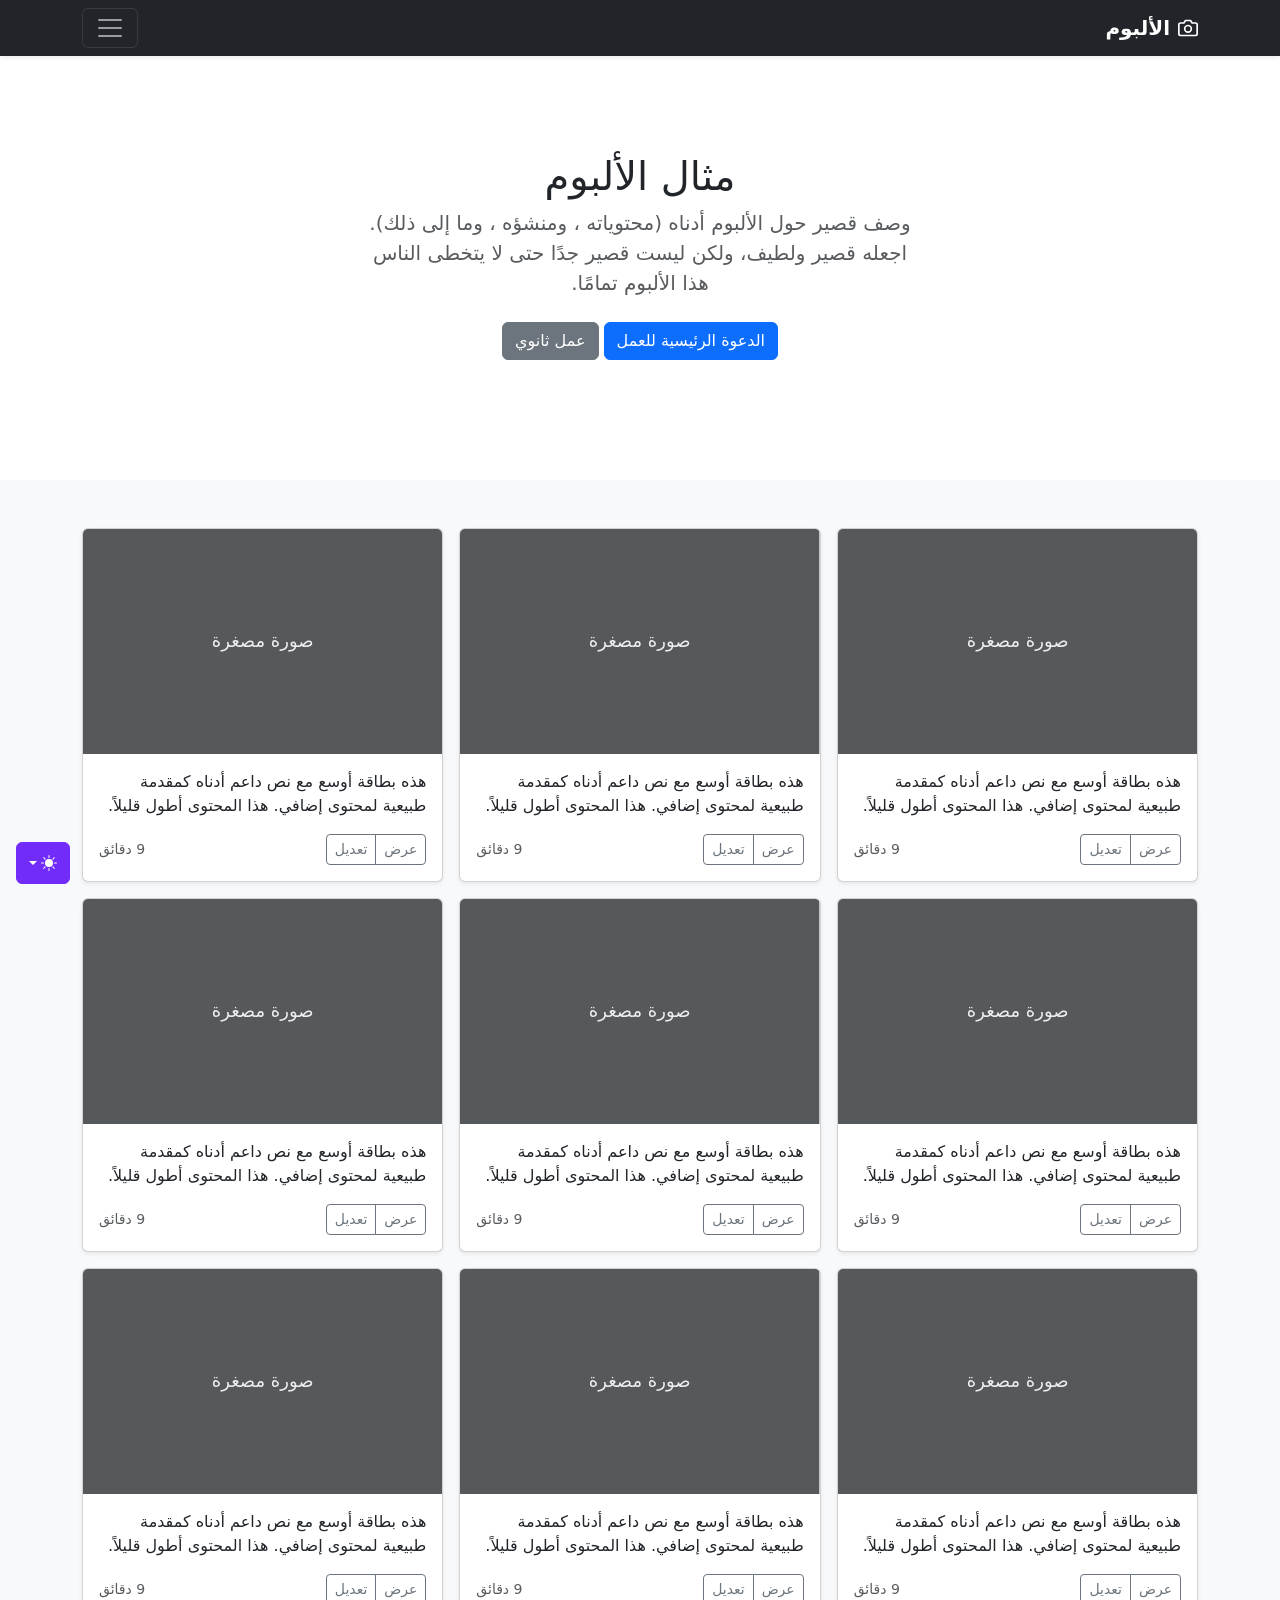
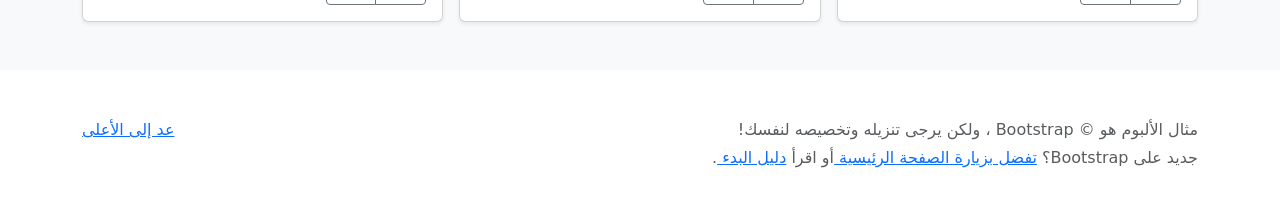
<file: assets/bootstrap-5.3.8-examples/album-rtl/index.html>
<!doctype html>
<html lang="ar" dir="rtl" data-bs-theme="auto">
  <head>
    <meta charset="utf-8" />
    <meta name="viewport" content="width=device-width, initial-scale=1" />
    <meta name="description" content="" />
    <meta
      name="author"
      content="Mark Otto, Jacob Thornton, and Bootstrap contributors"
    />
    <meta name="generator" content="Astro v5.13.2" />
    <title>مثال الألبوم · Bootstrap v5.3</title>
    <link
      rel="canonical"
      href="https://getbootstrap.com/docs/5.3/examples/album-rtl/"
    />
    <script src="../assets/js/color-modes.js"></script>
    <link href="../assets/dist/css/bootstrap.rtl.min.css" rel="stylesheet" />
    <meta name="theme-color" content="#712cf9" />
    <style>
      .bd-placeholder-img {
        font-size: 1.125rem;
        text-anchor: middle;
        -webkit-user-select: none;
        -moz-user-select: none;
        user-select: none;
      }
      @media (min-width: 768px) {
        .bd-placeholder-img-lg {
          font-size: 3.5rem;
        }
      }
      .b-example-divider {
        width: 100%;
        height: 3rem;
        background-color: #0000001a;
        border: solid rgba(0, 0, 0, 0.15);
        border-width: 1px 0;
        box-shadow:
          inset 0 0.5em 1.5em #0000001a,
          inset 0 0.125em 0.5em #00000026;
      }
      .b-example-vr {
        flex-shrink: 0;
        width: 1.5rem;
        height: 100vh;
      }
      .bi {
        vertical-align: -0.125em;
        fill: currentColor;
      }
      .nav-scroller {
        position: relative;
        z-index: 2;
        height: 2.75rem;
        overflow-y: hidden;
      }
      .nav-scroller .nav {
        display: flex;
        flex-wrap: nowrap;
        padding-bottom: 1rem;
        margin-top: -1px;
        overflow-x: auto;
        text-align: center;
        white-space: nowrap;
        -webkit-overflow-scrolling: touch;
      }
      .btn-bd-primary {
        --bd-violet-bg: #712cf9;
        --bd-violet-rgb: 112.520718, 44.062154, 249.437846;
        --bs-btn-font-weight: 600;
        --bs-btn-color: var(--bs-white);
        --bs-btn-bg: var(--bd-violet-bg);
        --bs-btn-border-color: var(--bd-violet-bg);
        --bs-btn-hover-color: var(--bs-white);
        --bs-btn-hover-bg: #6528e0;
        --bs-btn-hover-border-color: #6528e0;
        --bs-btn-focus-shadow-rgb: var(--bd-violet-rgb);
        --bs-btn-active-color: var(--bs-btn-hover-color);
        --bs-btn-active-bg: #5a23c8;
        --bs-btn-active-border-color: #5a23c8;
      }
      .bd-mode-toggle {
        z-index: 1500;
      }
      .bd-mode-toggle .bi {
        width: 1em;
        height: 1em;
      }
      .bd-mode-toggle .dropdown-menu .active .bi {
        display: block !important;
      }
    </style>
  </head>
  <body>
    <svg xmlns="http://www.w3.org/2000/svg" class="d-none">
      <symbol id="check2" viewBox="0 0 16 16">
        <path
          d="M13.854 3.646a.5.5 0 0 1 0 .708l-7 7a.5.5 0 0 1-.708 0l-3.5-3.5a.5.5 0 1 1 .708-.708L6.5 10.293l6.646-6.647a.5.5 0 0 1 .708 0z"
        ></path>
      </symbol>
      <symbol id="circle-half" viewBox="0 0 16 16">
        <path
          d="M8 15A7 7 0 1 0 8 1v14zm0 1A8 8 0 1 1 8 0a8 8 0 0 1 0 16z"
        ></path>
      </symbol>
      <symbol id="moon-stars-fill" viewBox="0 0 16 16">
        <path
          d="M6 .278a.768.768 0 0 1 .08.858 7.208 7.208 0 0 0-.878 3.46c0 4.021 3.278 7.277 7.318 7.277.527 0 1.04-.055 1.533-.16a.787.787 0 0 1 .81.316.733.733 0 0 1-.031.893A8.349 8.349 0 0 1 8.344 16C3.734 16 0 12.286 0 7.71 0 4.266 2.114 1.312 5.124.06A.752.752 0 0 1 6 .278z"
        ></path>
        <path
          d="M10.794 3.148a.217.217 0 0 1 .412 0l.387 1.162c.173.518.579.924 1.097 1.097l1.162.387a.217.217 0 0 1 0 .412l-1.162.387a1.734 1.734 0 0 0-1.097 1.097l-.387 1.162a.217.217 0 0 1-.412 0l-.387-1.162A1.734 1.734 0 0 0 9.31 6.593l-1.162-.387a.217.217 0 0 1 0-.412l1.162-.387a1.734 1.734 0 0 0 1.097-1.097l.387-1.162zM13.863.099a.145.145 0 0 1 .274 0l.258.774c.115.346.386.617.732.732l.774.258a.145.145 0 0 1 0 .274l-.774.258a1.156 1.156 0 0 0-.732.732l-.258.774a.145.145 0 0 1-.274 0l-.258-.774a1.156 1.156 0 0 0-.732-.732l-.774-.258a.145.145 0 0 1 0-.274l.774-.258c.346-.115.617-.386.732-.732L13.863.1z"
        ></path>
      </symbol>
      <symbol id="sun-fill" viewBox="0 0 16 16">
        <path
          d="M8 12a4 4 0 1 0 0-8 4 4 0 0 0 0 8zM8 0a.5.5 0 0 1 .5.5v2a.5.5 0 0 1-1 0v-2A.5.5 0 0 1 8 0zm0 13a.5.5 0 0 1 .5.5v2a.5.5 0 0 1-1 0v-2A.5.5 0 0 1 8 13zm8-5a.5.5 0 0 1-.5.5h-2a.5.5 0 0 1 0-1h2a.5.5 0 0 1 .5.5zM3 8a.5.5 0 0 1-.5.5h-2a.5.5 0 0 1 0-1h2A.5.5 0 0 1 3 8zm10.657-5.657a.5.5 0 0 1 0 .707l-1.414 1.415a.5.5 0 1 1-.707-.708l1.414-1.414a.5.5 0 0 1 .707 0zm-9.193 9.193a.5.5 0 0 1 0 .707L3.05 13.657a.5.5 0 0 1-.707-.707l1.414-1.414a.5.5 0 0 1 .707 0zm9.193 2.121a.5.5 0 0 1-.707 0l-1.414-1.414a.5.5 0 0 1 .707-.707l1.414 1.414a.5.5 0 0 1 0 .707zM4.464 4.465a.5.5 0 0 1-.707 0L2.343 3.05a.5.5 0 1 1 .707-.707l1.414 1.414a.5.5 0 0 1 0 .708z"
        ></path>
      </symbol>
    </svg>
    <div
      class="dropdown position-fixed bottom-0 end-0 mb-3 me-3 bd-mode-toggle"
    >
      <button
        class="btn btn-bd-primary py-2 dropdown-toggle d-flex align-items-center"
        id="bd-theme"
        type="button"
        aria-expanded="false"
        data-bs-toggle="dropdown"
        aria-label="Toggle theme (auto)"
      >
        <svg class="bi my-1 theme-icon-active" aria-hidden="true">
          <use href="#circle-half"></use>
        </svg>
        <span class="visually-hidden" id="bd-theme-text">Toggle theme</span>
      </button>
      <ul
        class="dropdown-menu dropdown-menu-end shadow"
        aria-labelledby="bd-theme-text"
      >
        <li>
          <button
            type="button"
            class="dropdown-item d-flex align-items-center"
            data-bs-theme-value="light"
            aria-pressed="false"
          >
            <svg class="bi me-2 opacity-50" aria-hidden="true">
              <use href="#sun-fill"></use>
            </svg>
            Light
            <svg class="bi ms-auto d-none" aria-hidden="true">
              <use href="#check2"></use>
            </svg>
          </button>
        </li>
        <li>
          <button
            type="button"
            class="dropdown-item d-flex align-items-center"
            data-bs-theme-value="dark"
            aria-pressed="false"
          >
            <svg class="bi me-2 opacity-50" aria-hidden="true">
              <use href="#moon-stars-fill"></use>
            </svg>
            Dark
            <svg class="bi ms-auto d-none" aria-hidden="true">
              <use href="#check2"></use>
            </svg>
          </button>
        </li>
        <li>
          <button
            type="button"
            class="dropdown-item d-flex align-items-center active"
            data-bs-theme-value="auto"
            aria-pressed="true"
          >
            <svg class="bi me-2 opacity-50" aria-hidden="true">
              <use href="#circle-half"></use>
            </svg>
            Auto
            <svg class="bi ms-auto d-none" aria-hidden="true">
              <use href="#check2"></use>
            </svg>
          </button>
        </li>
      </ul>
    </div>
    <header data-bs-theme="dark">
      <div class="collapse text-bg-dark" id="navbarHeader">
        <div class="container">
          <div class="row">
            <div class="col-sm-8 col-md-7 py-4">
              <h4>حول</h4>
              <p class="text-body-secondary">
                أضف بعض المعلومات حول الألبوم، المؤلف، أو أي سياق خلفية آخر.
                اجعلها بضع جمل حتى يتمكن الزوار من التقاط بعض التلميحات المفيدة.
                ثم اربطها ببعض مواقع التواصل الاجتماعي أو معلومات الاتصال.
              </p>
            </div>
            <div class="col-sm-4 offset-md-1 py-4">
              <h4>تواصل معي</h4>
              <ul class="list-unstyled">
                <li><a href="#" class="text-white">تابعني على تويتر</a></li>
                <li>
                  <a href="#" class="text-white">شاركني الإعجاب في فيسبوك</a>
                </li>
                <li>
                  <a href="#" class="text-white"
                    >راسلني على البريد الإلكتروني</a
                  >
                </li>
              </ul>
            </div>
          </div>
        </div>
      </div>
      <div class="navbar navbar-dark bg-dark shadow-sm">
        <div class="container">
          <a href="#" class="navbar-brand d-flex align-items-center">
            <svg
              xmlns="http://www.w3.org/2000/svg"
              width="20"
              height="20"
              fill="none"
              stroke="currentColor"
              stroke-linecap="round"
              stroke-linejoin="round"
              stroke-width="2"
              aria-hidden="true"
              class="me-2"
              viewBox="0 0 24 24"
            >
              <path
                d="M23 19a2 2 0 0 1-2 2H3a2 2 0 0 1-2-2V8a2 2 0 0 1 2-2h4l2-3h6l2 3h4a2 2 0 0 1 2 2z"
              ></path>
              <circle cx="12" cy="13" r="4"></circle>
            </svg>
            <strong>الألبوم</strong>
          </a>
          <button
            class="navbar-toggler"
            type="button"
            data-bs-toggle="collapse"
            data-bs-target="#navbarHeader"
            aria-controls="navbarHeader"
            aria-expanded="false"
            aria-label="تبديل التنقل"
          >
            <span class="navbar-toggler-icon"></span>
          </button>
        </div>
      </div>
    </header>
    <main>
      <section class="py-5 text-center container">
        <div class="row py-lg-5">
          <div class="col-lg-6 col-md-8 mx-auto">
            <h1 class="fw-light">مثال الألبوم</h1>
            <p class="lead text-body-secondary">
              وصف قصير حول الألبوم أدناه (محتوياته ، ومنشؤه ، وما إلى ذلك).
              اجعله قصير ولطيف، ولكن ليست قصير جدًا حتى لا يتخطى الناس هذا
              الألبوم تمامًا.
            </p>
            <p>
              <a href="#" class="btn btn-primary my-2">الدعوة الرئيسية للعمل</a>
              <a href="#" class="btn btn-secondary my-2">عمل ثانوي</a>
            </p>
          </div>
        </div>
      </section>
      <div class="album py-5 bg-body-tertiary">
        <div class="container">
          <div class="row row-cols-1 row-cols-sm-2 row-cols-md-3 g-3">
            <div class="col">
              <div class="card shadow-sm">
                <svg
                  aria-label="Placeholder: صورة مصغرة"
                  class="bd-placeholder-img card-img-top"
                  height="225"
                  preserveAspectRatio="xMidYMid slice"
                  role="img"
                  width="100%"
                  xmlns="http://www.w3.org/2000/svg"
                >
                  <title>Placeholder</title>
                  <rect width="100%" height="100%" fill="#55595c"></rect>
                  <text x="50%" y="50%" fill="#eceeef" dy=".3em">
                    صورة مصغرة
                  </text>
                </svg>
                <div class="card-body">
                  <p class="card-text">
                    هذه بطاقة أوسع مع نص داعم أدناه كمقدمة طبيعية لمحتوى إضافي.
                    هذا المحتوى أطول قليلاً.
                  </p>
                  <div
                    class="d-flex justify-content-between align-items-center"
                  >
                    <div class="btn-group">
                      <button
                        type="button"
                        class="btn btn-sm btn-outline-secondary"
                      >
                        عرض
                      </button>
                      <button
                        type="button"
                        class="btn btn-sm btn-outline-secondary"
                      >
                        تعديل
                      </button>
                    </div>
                    <small class="text-body-secondary">9 دقائق</small>
                  </div>
                </div>
              </div>
            </div>
            <div class="col">
              <div class="card shadow-sm">
                <svg
                  aria-label="Placeholder: صورة مصغرة"
                  class="bd-placeholder-img card-img-top"
                  height="225"
                  preserveAspectRatio="xMidYMid slice"
                  role="img"
                  width="100%"
                  xmlns="http://www.w3.org/2000/svg"
                >
                  <title>Placeholder</title>
                  <rect width="100%" height="100%" fill="#55595c"></rect>
                  <text x="50%" y="50%" fill="#eceeef" dy=".3em">
                    صورة مصغرة
                  </text>
                </svg>
                <div class="card-body">
                  <p class="card-text">
                    هذه بطاقة أوسع مع نص داعم أدناه كمقدمة طبيعية لمحتوى إضافي.
                    هذا المحتوى أطول قليلاً.
                  </p>
                  <div
                    class="d-flex justify-content-between align-items-center"
                  >
                    <div class="btn-group">
                      <button
                        type="button"
                        class="btn btn-sm btn-outline-secondary"
                      >
                        عرض
                      </button>
                      <button
                        type="button"
                        class="btn btn-sm btn-outline-secondary"
                      >
                        تعديل
                      </button>
                    </div>
                    <small class="text-body-secondary">9 دقائق</small>
                  </div>
                </div>
              </div>
            </div>
            <div class="col">
              <div class="card shadow-sm">
                <svg
                  aria-label="Placeholder: صورة مصغرة"
                  class="bd-placeholder-img card-img-top"
                  height="225"
                  preserveAspectRatio="xMidYMid slice"
                  role="img"
                  width="100%"
                  xmlns="http://www.w3.org/2000/svg"
                >
                  <title>Placeholder</title>
                  <rect width="100%" height="100%" fill="#55595c"></rect>
                  <text x="50%" y="50%" fill="#eceeef" dy=".3em">
                    صورة مصغرة
                  </text>
                </svg>
                <div class="card-body">
                  <p class="card-text">
                    هذه بطاقة أوسع مع نص داعم أدناه كمقدمة طبيعية لمحتوى إضافي.
                    هذا المحتوى أطول قليلاً.
                  </p>
                  <div
                    class="d-flex justify-content-between align-items-center"
                  >
                    <div class="btn-group">
                      <button
                        type="button"
                        class="btn btn-sm btn-outline-secondary"
                      >
                        عرض
                      </button>
                      <button
                        type="button"
                        class="btn btn-sm btn-outline-secondary"
                      >
                        تعديل
                      </button>
                    </div>
                    <small class="text-body-secondary">9 دقائق</small>
                  </div>
                </div>
              </div>
            </div>
            <div class="col">
              <div class="card shadow-sm">
                <svg
                  aria-label="Placeholder: صورة مصغرة"
                  class="bd-placeholder-img card-img-top"
                  height="225"
                  preserveAspectRatio="xMidYMid slice"
                  role="img"
                  width="100%"
                  xmlns="http://www.w3.org/2000/svg"
                >
                  <title>Placeholder</title>
                  <rect width="100%" height="100%" fill="#55595c"></rect>
                  <text x="50%" y="50%" fill="#eceeef" dy=".3em">
                    صورة مصغرة
                  </text>
                </svg>
                <div class="card-body">
                  <p class="card-text">
                    هذه بطاقة أوسع مع نص داعم أدناه كمقدمة طبيعية لمحتوى إضافي.
                    هذا المحتوى أطول قليلاً.
                  </p>
                  <div
                    class="d-flex justify-content-between align-items-center"
                  >
                    <div class="btn-group">
                      <button
                        type="button"
                        class="btn btn-sm btn-outline-secondary"
                      >
                        عرض
                      </button>
                      <button
                        type="button"
                        class="btn btn-sm btn-outline-secondary"
                      >
                        تعديل
                      </button>
                    </div>
                    <small class="text-body-secondary">9 دقائق</small>
                  </div>
                </div>
              </div>
            </div>
            <div class="col">
              <div class="card shadow-sm">
                <svg
                  aria-label="Placeholder: صورة مصغرة"
                  class="bd-placeholder-img card-img-top"
                  height="225"
                  preserveAspectRatio="xMidYMid slice"
                  role="img"
                  width="100%"
                  xmlns="http://www.w3.org/2000/svg"
                >
                  <title>Placeholder</title>
                  <rect width="100%" height="100%" fill="#55595c"></rect>
                  <text x="50%" y="50%" fill="#eceeef" dy=".3em">
                    صورة مصغرة
                  </text>
                </svg>
                <div class="card-body">
                  <p class="card-text">
                    هذه بطاقة أوسع مع نص داعم أدناه كمقدمة طبيعية لمحتوى إضافي.
                    هذا المحتوى أطول قليلاً.
                  </p>
                  <div
                    class="d-flex justify-content-between align-items-center"
                  >
                    <div class="btn-group">
                      <button
                        type="button"
                        class="btn btn-sm btn-outline-secondary"
                      >
                        عرض
                      </button>
                      <button
                        type="button"
                        class="btn btn-sm btn-outline-secondary"
                      >
                        تعديل
                      </button>
                    </div>
                    <small class="text-body-secondary">9 دقائق</small>
                  </div>
                </div>
              </div>
            </div>
            <div class="col">
              <div class="card shadow-sm">
                <svg
                  aria-label="Placeholder: صورة مصغرة"
                  class="bd-placeholder-img card-img-top"
                  height="225"
                  preserveAspectRatio="xMidYMid slice"
                  role="img"
                  width="100%"
                  xmlns="http://www.w3.org/2000/svg"
                >
                  <title>Placeholder</title>
                  <rect width="100%" height="100%" fill="#55595c"></rect>
                  <text x="50%" y="50%" fill="#eceeef" dy=".3em">
                    صورة مصغرة
                  </text>
                </svg>
                <div class="card-body">
                  <p class="card-text">
                    هذه بطاقة أوسع مع نص داعم أدناه كمقدمة طبيعية لمحتوى إضافي.
                    هذا المحتوى أطول قليلاً.
                  </p>
                  <div
                    class="d-flex justify-content-between align-items-center"
                  >
                    <div class="btn-group">
                      <button
                        type="button"
                        class="btn btn-sm btn-outline-secondary"
                      >
                        عرض
                      </button>
                      <button
                        type="button"
                        class="btn btn-sm btn-outline-secondary"
                      >
                        تعديل
                      </button>
                    </div>
                    <small class="text-body-secondary">9 دقائق</small>
                  </div>
                </div>
              </div>
            </div>
            <div class="col">
              <div class="card shadow-sm">
                <svg
                  aria-label="Placeholder: صورة مصغرة"
                  class="bd-placeholder-img card-img-top"
                  height="225"
                  preserveAspectRatio="xMidYMid slice"
                  role="img"
                  width="100%"
                  xmlns="http://www.w3.org/2000/svg"
                >
                  <title>Placeholder</title>
                  <rect width="100%" height="100%" fill="#55595c"></rect>
                  <text x="50%" y="50%" fill="#eceeef" dy=".3em">
                    صورة مصغرة
                  </text>
                </svg>
                <div class="card-body">
                  <p class="card-text">
                    هذه بطاقة أوسع مع نص داعم أدناه كمقدمة طبيعية لمحتوى إضافي.
                    هذا المحتوى أطول قليلاً.
                  </p>
                  <div
                    class="d-flex justify-content-between align-items-center"
                  >
                    <div class="btn-group">
                      <button
                        type="button"
                        class="btn btn-sm btn-outline-secondary"
                      >
                        عرض
                      </button>
                      <button
                        type="button"
                        class="btn btn-sm btn-outline-secondary"
                      >
                        تعديل
                      </button>
                    </div>
                    <small class="text-body-secondary">9 دقائق</small>
                  </div>
                </div>
              </div>
            </div>
            <div class="col">
              <div class="card shadow-sm">
                <svg
                  aria-label="Placeholder: صورة مصغرة"
                  class="bd-placeholder-img card-img-top"
                  height="225"
                  preserveAspectRatio="xMidYMid slice"
                  role="img"
                  width="100%"
                  xmlns="http://www.w3.org/2000/svg"
                >
                  <title>Placeholder</title>
                  <rect width="100%" height="100%" fill="#55595c"></rect>
                  <text x="50%" y="50%" fill="#eceeef" dy=".3em">
                    صورة مصغرة
                  </text>
                </svg>
                <div class="card-body">
                  <p class="card-text">
                    هذه بطاقة أوسع مع نص داعم أدناه كمقدمة طبيعية لمحتوى إضافي.
                    هذا المحتوى أطول قليلاً.
                  </p>
                  <div
                    class="d-flex justify-content-between align-items-center"
                  >
                    <div class="btn-group">
                      <button
                        type="button"
                        class="btn btn-sm btn-outline-secondary"
                      >
                        عرض
                      </button>
                      <button
                        type="button"
                        class="btn btn-sm btn-outline-secondary"
                      >
                        تعديل
                      </button>
                    </div>
                    <small class="text-body-secondary">9 دقائق</small>
                  </div>
                </div>
              </div>
            </div>
            <div class="col">
              <div class="card shadow-sm">
                <svg
                  aria-label="Placeholder: صورة مصغرة"
                  class="bd-placeholder-img card-img-top"
                  height="225"
                  preserveAspectRatio="xMidYMid slice"
                  role="img"
                  width="100%"
                  xmlns="http://www.w3.org/2000/svg"
                >
                  <title>Placeholder</title>
                  <rect width="100%" height="100%" fill="#55595c"></rect>
                  <text x="50%" y="50%" fill="#eceeef" dy=".3em">
                    صورة مصغرة
                  </text>
                </svg>
                <div class="card-body">
                  <p class="card-text">
                    هذه بطاقة أوسع مع نص داعم أدناه كمقدمة طبيعية لمحتوى إضافي.
                    هذا المحتوى أطول قليلاً.
                  </p>
                  <div
                    class="d-flex justify-content-between align-items-center"
                  >
                    <div class="btn-group">
                      <button
                        type="button"
                        class="btn btn-sm btn-outline-secondary"
                      >
                        عرض
                      </button>
                      <button
                        type="button"
                        class="btn btn-sm btn-outline-secondary"
                      >
                        تعديل
                      </button>
                    </div>
                    <small class="text-body-secondary">9 دقائق</small>
                  </div>
                </div>
              </div>
            </div>
          </div>
        </div>
      </div>
    </main>
    <footer class="text-body-secondary py-5">
      <div class="container">
        <p class="float-end mb-1"><a href="#">عد إلى الأعلى</a></p>
        <p class="mb-1">
          مثال الألبوم هو © Bootstrap ، ولكن يرجى تنزيله وتخصيصه لنفسك!
        </p>
        <p class="mb-0">
          جديد على Bootstrap؟ <a href="/"> تفضل بزيارة الصفحة الرئيسية </a> أو
          اقرأ <a href="../getting-started/introduction"> دليل البدء </a>.
        </p>
      </div>
    </footer>
    <script
      src="../assets/dist/js/bootstrap.bundle.min.js"
      class="astro-vvvwv3sm"
    ></script>
  </body>
</html>
</file>
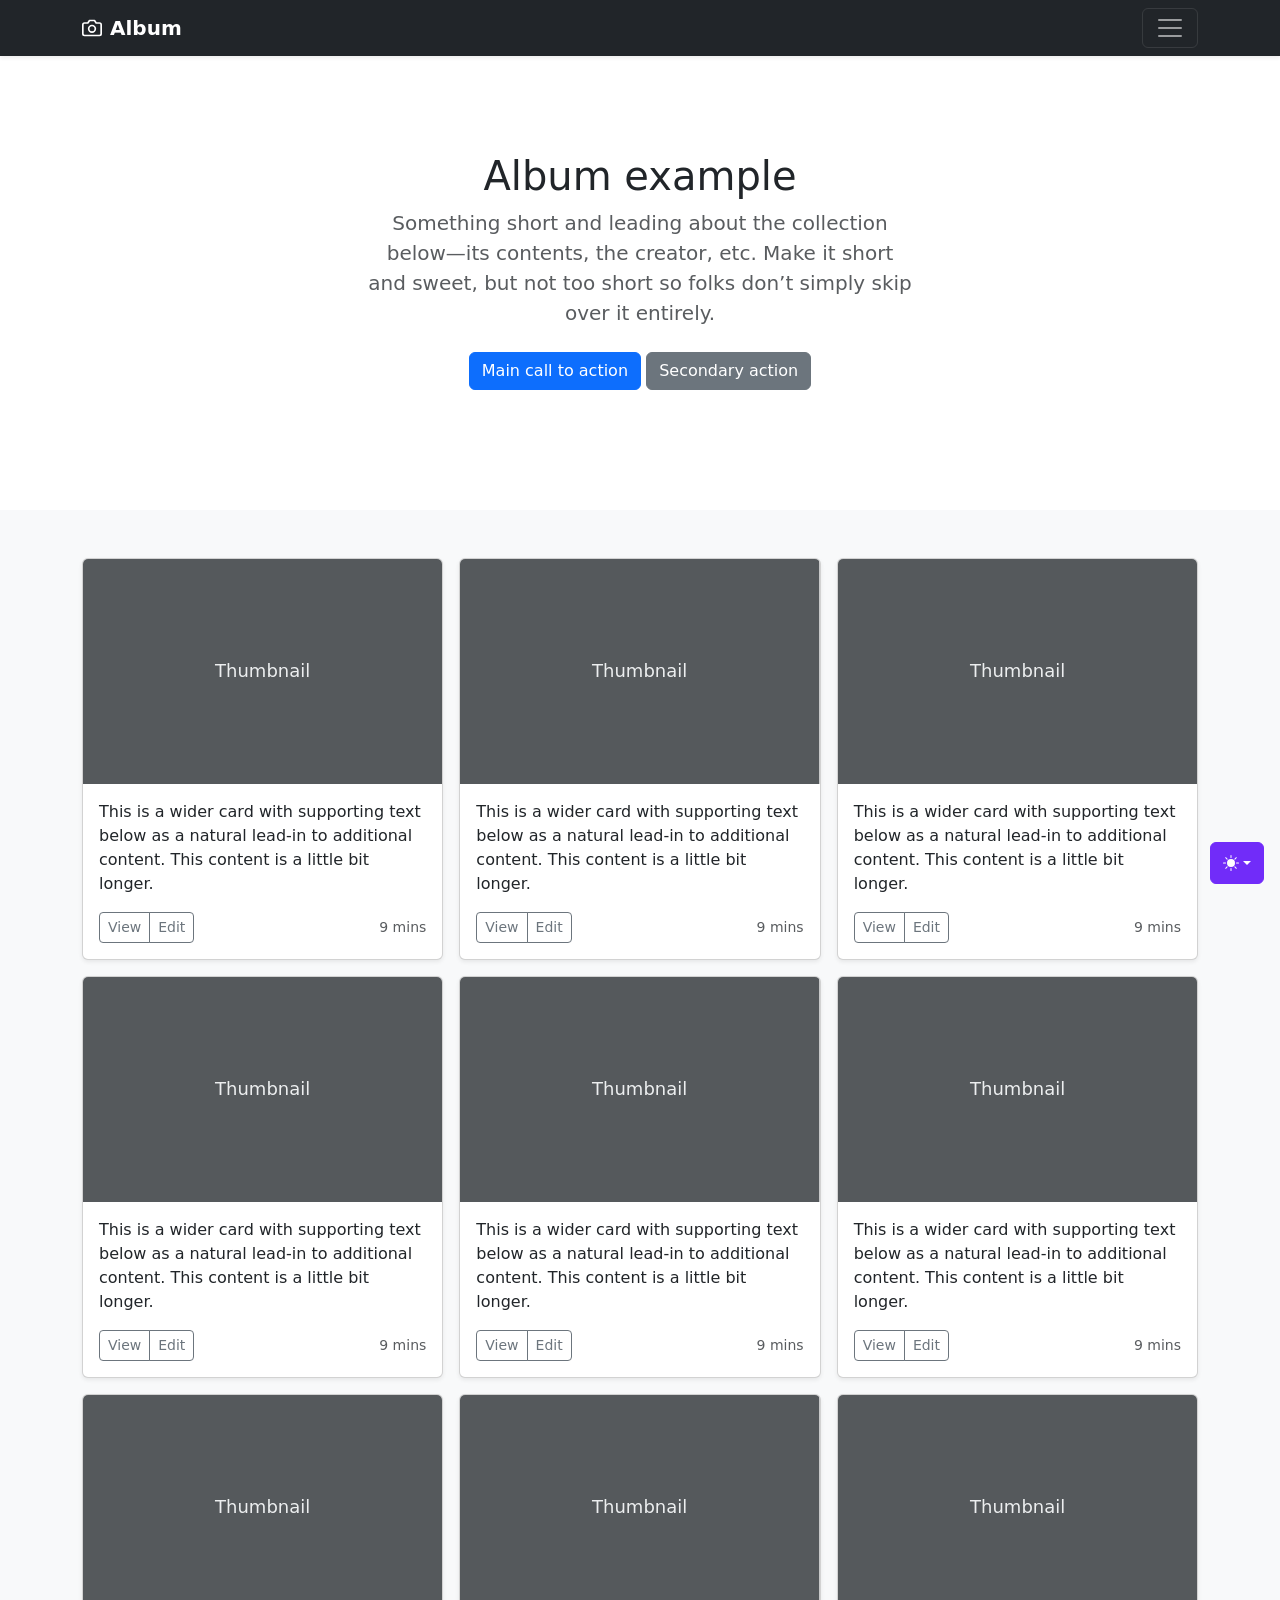
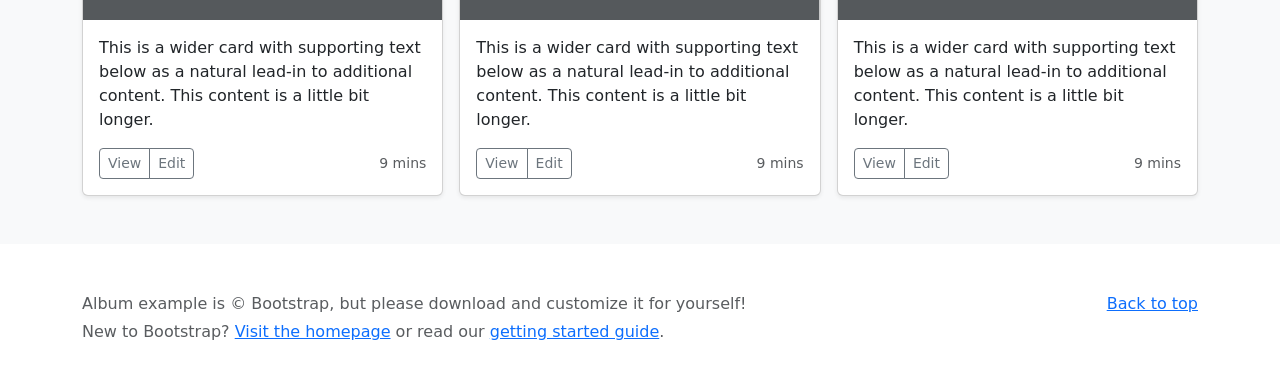
<file: assets/bootstrap-5.3.8-examples/album/index.html>
<!doctype html>
<html lang="en" data-bs-theme="auto">
  <head>
    <meta charset="utf-8" />
    <meta name="viewport" content="width=device-width, initial-scale=1" />
    <meta name="description" content="" />
    <meta
      name="author"
      content="Mark Otto, Jacob Thornton, and Bootstrap contributors"
    />
    <meta name="generator" content="Astro v5.13.2" />
    <title>Album example · Bootstrap v5.3</title>
    <link
      rel="canonical"
      href="https://getbootstrap.com/docs/5.3/examples/album/"
    />
    <script src="../assets/js/color-modes.js"></script>
    <link href="../assets/dist/css/bootstrap.min.css" rel="stylesheet" />
    <meta name="theme-color" content="#712cf9" />
    <style>
      .bd-placeholder-img {
        font-size: 1.125rem;
        text-anchor: middle;
        -webkit-user-select: none;
        -moz-user-select: none;
        user-select: none;
      }
      @media (min-width: 768px) {
        .bd-placeholder-img-lg {
          font-size: 3.5rem;
        }
      }
      .b-example-divider {
        width: 100%;
        height: 3rem;
        background-color: #0000001a;
        border: solid rgba(0, 0, 0, 0.15);
        border-width: 1px 0;
        box-shadow:
          inset 0 0.5em 1.5em #0000001a,
          inset 0 0.125em 0.5em #00000026;
      }
      .b-example-vr {
        flex-shrink: 0;
        width: 1.5rem;
        height: 100vh;
      }
      .bi {
        vertical-align: -0.125em;
        fill: currentColor;
      }
      .nav-scroller {
        position: relative;
        z-index: 2;
        height: 2.75rem;
        overflow-y: hidden;
      }
      .nav-scroller .nav {
        display: flex;
        flex-wrap: nowrap;
        padding-bottom: 1rem;
        margin-top: -1px;
        overflow-x: auto;
        text-align: center;
        white-space: nowrap;
        -webkit-overflow-scrolling: touch;
      }
      .btn-bd-primary {
        --bd-violet-bg: #712cf9;
        --bd-violet-rgb: 112.520718, 44.062154, 249.437846;
        --bs-btn-font-weight: 600;
        --bs-btn-color: var(--bs-white);
        --bs-btn-bg: var(--bd-violet-bg);
        --bs-btn-border-color: var(--bd-violet-bg);
        --bs-btn-hover-color: var(--bs-white);
        --bs-btn-hover-bg: #6528e0;
        --bs-btn-hover-border-color: #6528e0;
        --bs-btn-focus-shadow-rgb: var(--bd-violet-rgb);
        --bs-btn-active-color: var(--bs-btn-hover-color);
        --bs-btn-active-bg: #5a23c8;
        --bs-btn-active-border-color: #5a23c8;
      }
      .bd-mode-toggle {
        z-index: 1500;
      }
      .bd-mode-toggle .bi {
        width: 1em;
        height: 1em;
      }
      .bd-mode-toggle .dropdown-menu .active .bi {
        display: block !important;
      }
    </style>
  </head>
  <body>
    <svg xmlns="http://www.w3.org/2000/svg" class="d-none">
      <symbol id="check2" viewBox="0 0 16 16">
        <path
          d="M13.854 3.646a.5.5 0 0 1 0 .708l-7 7a.5.5 0 0 1-.708 0l-3.5-3.5a.5.5 0 1 1 .708-.708L6.5 10.293l6.646-6.647a.5.5 0 0 1 .708 0z"
        ></path>
      </symbol>
      <symbol id="circle-half" viewBox="0 0 16 16">
        <path
          d="M8 15A7 7 0 1 0 8 1v14zm0 1A8 8 0 1 1 8 0a8 8 0 0 1 0 16z"
        ></path>
      </symbol>
      <symbol id="moon-stars-fill" viewBox="0 0 16 16">
        <path
          d="M6 .278a.768.768 0 0 1 .08.858 7.208 7.208 0 0 0-.878 3.46c0 4.021 3.278 7.277 7.318 7.277.527 0 1.04-.055 1.533-.16a.787.787 0 0 1 .81.316.733.733 0 0 1-.031.893A8.349 8.349 0 0 1 8.344 16C3.734 16 0 12.286 0 7.71 0 4.266 2.114 1.312 5.124.06A.752.752 0 0 1 6 .278z"
        ></path>
        <path
          d="M10.794 3.148a.217.217 0 0 1 .412 0l.387 1.162c.173.518.579.924 1.097 1.097l1.162.387a.217.217 0 0 1 0 .412l-1.162.387a1.734 1.734 0 0 0-1.097 1.097l-.387 1.162a.217.217 0 0 1-.412 0l-.387-1.162A1.734 1.734 0 0 0 9.31 6.593l-1.162-.387a.217.217 0 0 1 0-.412l1.162-.387a1.734 1.734 0 0 0 1.097-1.097l.387-1.162zM13.863.099a.145.145 0 0 1 .274 0l.258.774c.115.346.386.617.732.732l.774.258a.145.145 0 0 1 0 .274l-.774.258a1.156 1.156 0 0 0-.732.732l-.258.774a.145.145 0 0 1-.274 0l-.258-.774a1.156 1.156 0 0 0-.732-.732l-.774-.258a.145.145 0 0 1 0-.274l.774-.258c.346-.115.617-.386.732-.732L13.863.1z"
        ></path>
      </symbol>
      <symbol id="sun-fill" viewBox="0 0 16 16">
        <path
          d="M8 12a4 4 0 1 0 0-8 4 4 0 0 0 0 8zM8 0a.5.5 0 0 1 .5.5v2a.5.5 0 0 1-1 0v-2A.5.5 0 0 1 8 0zm0 13a.5.5 0 0 1 .5.5v2a.5.5 0 0 1-1 0v-2A.5.5 0 0 1 8 13zm8-5a.5.5 0 0 1-.5.5h-2a.5.5 0 0 1 0-1h2a.5.5 0 0 1 .5.5zM3 8a.5.5 0 0 1-.5.5h-2a.5.5 0 0 1 0-1h2A.5.5 0 0 1 3 8zm10.657-5.657a.5.5 0 0 1 0 .707l-1.414 1.415a.5.5 0 1 1-.707-.708l1.414-1.414a.5.5 0 0 1 .707 0zm-9.193 9.193a.5.5 0 0 1 0 .707L3.05 13.657a.5.5 0 0 1-.707-.707l1.414-1.414a.5.5 0 0 1 .707 0zm9.193 2.121a.5.5 0 0 1-.707 0l-1.414-1.414a.5.5 0 0 1 .707-.707l1.414 1.414a.5.5 0 0 1 0 .707zM4.464 4.465a.5.5 0 0 1-.707 0L2.343 3.05a.5.5 0 1 1 .707-.707l1.414 1.414a.5.5 0 0 1 0 .708z"
        ></path>
      </symbol>
    </svg>
    <div
      class="dropdown position-fixed bottom-0 end-0 mb-3 me-3 bd-mode-toggle"
    >
      <button
        class="btn btn-bd-primary py-2 dropdown-toggle d-flex align-items-center"
        id="bd-theme"
        type="button"
        aria-expanded="false"
        data-bs-toggle="dropdown"
        aria-label="Toggle theme (auto)"
      >
        <svg class="bi my-1 theme-icon-active" aria-hidden="true">
          <use href="#circle-half"></use>
        </svg>
        <span class="visually-hidden" id="bd-theme-text">Toggle theme</span>
      </button>
      <ul
        class="dropdown-menu dropdown-menu-end shadow"
        aria-labelledby="bd-theme-text"
      >
        <li>
          <button
            type="button"
            class="dropdown-item d-flex align-items-center"
            data-bs-theme-value="light"
            aria-pressed="false"
          >
            <svg class="bi me-2 opacity-50" aria-hidden="true">
              <use href="#sun-fill"></use>
            </svg>
            Light
            <svg class="bi ms-auto d-none" aria-hidden="true">
              <use href="#check2"></use>
            </svg>
          </button>
        </li>
        <li>
          <button
            type="button"
            class="dropdown-item d-flex align-items-center"
            data-bs-theme-value="dark"
            aria-pressed="false"
          >
            <svg class="bi me-2 opacity-50" aria-hidden="true">
              <use href="#moon-stars-fill"></use>
            </svg>
            Dark
            <svg class="bi ms-auto d-none" aria-hidden="true">
              <use href="#check2"></use>
            </svg>
          </button>
        </li>
        <li>
          <button
            type="button"
            class="dropdown-item d-flex align-items-center active"
            data-bs-theme-value="auto"
            aria-pressed="true"
          >
            <svg class="bi me-2 opacity-50" aria-hidden="true">
              <use href="#circle-half"></use>
            </svg>
            Auto
            <svg class="bi ms-auto d-none" aria-hidden="true">
              <use href="#check2"></use>
            </svg>
          </button>
        </li>
      </ul>
    </div>
    <header data-bs-theme="dark">
      <div class="collapse text-bg-dark" id="navbarHeader">
        <div class="container">
          <div class="row">
            <div class="col-sm-8 col-md-7 py-4">
              <h4>About</h4>
              <p class="text-body-secondary">
                Add some information about the album below, the author, or any
                other background context. Make it a few sentences long so folks
                can pick up some informative tidbits. Then, link them off to
                some social networking sites or contact information.
              </p>
            </div>
            <div class="col-sm-4 offset-md-1 py-4">
              <h4>Contact</h4>
              <ul class="list-unstyled">
                <li><a href="#" class="text-white">Follow on X</a></li>
                <li><a href="#" class="text-white">Like on Facebook</a></li>
                <li><a href="#" class="text-white">Email me</a></li>
              </ul>
            </div>
          </div>
        </div>
      </div>
      <div class="navbar navbar-dark bg-dark shadow-sm">
        <div class="container">
          <a href="#" class="navbar-brand d-flex align-items-center">
            <svg
              xmlns="http://www.w3.org/2000/svg"
              width="20"
              height="20"
              fill="none"
              stroke="currentColor"
              stroke-linecap="round"
              stroke-linejoin="round"
              stroke-width="2"
              aria-hidden="true"
              class="me-2"
              viewBox="0 0 24 24"
            >
              <path
                d="M23 19a2 2 0 0 1-2 2H3a2 2 0 0 1-2-2V8a2 2 0 0 1 2-2h4l2-3h6l2 3h4a2 2 0 0 1 2 2z"
              ></path>
              <circle cx="12" cy="13" r="4"></circle>
            </svg>
            <strong>Album</strong>
          </a>
          <button
            class="navbar-toggler"
            type="button"
            data-bs-toggle="collapse"
            data-bs-target="#navbarHeader"
            aria-controls="navbarHeader"
            aria-expanded="false"
            aria-label="Toggle navigation"
          >
            <span class="navbar-toggler-icon"></span>
          </button>
        </div>
      </div>
    </header>
    <main>
      <section class="py-5 text-center container">
        <div class="row py-lg-5">
          <div class="col-lg-6 col-md-8 mx-auto">
            <h1 class="fw-light">Album example</h1>
            <p class="lead text-body-secondary">
              Something short and leading about the collection below—its
              contents, the creator, etc. Make it short and sweet, but not too
              short so folks don’t simply skip over it entirely.
            </p>
            <p>
              <a href="#" class="btn btn-primary my-2">Main call to action</a>
              <a href="#" class="btn btn-secondary my-2">Secondary action</a>
            </p>
          </div>
        </div>
      </section>
      <div class="album py-5 bg-body-tertiary">
        <div class="container">
          <div class="row row-cols-1 row-cols-sm-2 row-cols-md-3 g-3">
            <div class="col">
              <div class="card shadow-sm">
                <svg
                  aria-label="Placeholder: Thumbnail"
                  class="bd-placeholder-img card-img-top"
                  height="225"
                  preserveAspectRatio="xMidYMid slice"
                  role="img"
                  width="100%"
                  xmlns="http://www.w3.org/2000/svg"
                >
                  <title>Placeholder</title>
                  <rect width="100%" height="100%" fill="#55595c"></rect>
                  <text x="50%" y="50%" fill="#eceeef" dy=".3em">
                    Thumbnail
                  </text>
                </svg>
                <div class="card-body">
                  <p class="card-text">
                    This is a wider card with supporting text below as a natural
                    lead-in to additional content. This content is a little bit
                    longer.
                  </p>
                  <div
                    class="d-flex justify-content-between align-items-center"
                  >
                    <div class="btn-group">
                      <button
                        type="button"
                        class="btn btn-sm btn-outline-secondary"
                      >
                        View
                      </button>
                      <button
                        type="button"
                        class="btn btn-sm btn-outline-secondary"
                      >
                        Edit
                      </button>
                    </div>
                    <small class="text-body-secondary">9 mins</small>
                  </div>
                </div>
              </div>
            </div>
            <div class="col">
              <div class="card shadow-sm">
                <svg
                  aria-label="Placeholder: Thumbnail"
                  class="bd-placeholder-img card-img-top"
                  height="225"
                  preserveAspectRatio="xMidYMid slice"
                  role="img"
                  width="100%"
                  xmlns="http://www.w3.org/2000/svg"
                >
                  <title>Placeholder</title>
                  <rect width="100%" height="100%" fill="#55595c"></rect>
                  <text x="50%" y="50%" fill="#eceeef" dy=".3em">
                    Thumbnail
                  </text>
                </svg>
                <div class="card-body">
                  <p class="card-text">
                    This is a wider card with supporting text below as a natural
                    lead-in to additional content. This content is a little bit
                    longer.
                  </p>
                  <div
                    class="d-flex justify-content-between align-items-center"
                  >
                    <div class="btn-group">
                      <button
                        type="button"
                        class="btn btn-sm btn-outline-secondary"
                      >
                        View
                      </button>
                      <button
                        type="button"
                        class="btn btn-sm btn-outline-secondary"
                      >
                        Edit
                      </button>
                    </div>
                    <small class="text-body-secondary">9 mins</small>
                  </div>
                </div>
              </div>
            </div>
            <div class="col">
              <div class="card shadow-sm">
                <svg
                  aria-label="Placeholder: Thumbnail"
                  class="bd-placeholder-img card-img-top"
                  height="225"
                  preserveAspectRatio="xMidYMid slice"
                  role="img"
                  width="100%"
                  xmlns="http://www.w3.org/2000/svg"
                >
                  <title>Placeholder</title>
                  <rect width="100%" height="100%" fill="#55595c"></rect>
                  <text x="50%" y="50%" fill="#eceeef" dy=".3em">
                    Thumbnail
                  </text>
                </svg>
                <div class="card-body">
                  <p class="card-text">
                    This is a wider card with supporting text below as a natural
                    lead-in to additional content. This content is a little bit
                    longer.
                  </p>
                  <div
                    class="d-flex justify-content-between align-items-center"
                  >
                    <div class="btn-group">
                      <button
                        type="button"
                        class="btn btn-sm btn-outline-secondary"
                      >
                        View
                      </button>
                      <button
                        type="button"
                        class="btn btn-sm btn-outline-secondary"
                      >
                        Edit
                      </button>
                    </div>
                    <small class="text-body-secondary">9 mins</small>
                  </div>
                </div>
              </div>
            </div>
            <div class="col">
              <div class="card shadow-sm">
                <svg
                  aria-label="Placeholder: Thumbnail"
                  class="bd-placeholder-img card-img-top"
                  height="225"
                  preserveAspectRatio="xMidYMid slice"
                  role="img"
                  width="100%"
                  xmlns="http://www.w3.org/2000/svg"
                >
                  <title>Placeholder</title>
                  <rect width="100%" height="100%" fill="#55595c"></rect>
                  <text x="50%" y="50%" fill="#eceeef" dy=".3em">
                    Thumbnail
                  </text>
                </svg>
                <div class="card-body">
                  <p class="card-text">
                    This is a wider card with supporting text below as a natural
                    lead-in to additional content. This content is a little bit
                    longer.
                  </p>
                  <div
                    class="d-flex justify-content-between align-items-center"
                  >
                    <div class="btn-group">
                      <button
                        type="button"
                        class="btn btn-sm btn-outline-secondary"
                      >
                        View
                      </button>
                      <button
                        type="button"
                        class="btn btn-sm btn-outline-secondary"
                      >
                        Edit
                      </button>
                    </div>
                    <small class="text-body-secondary">9 mins</small>
                  </div>
                </div>
              </div>
            </div>
            <div class="col">
              <div class="card shadow-sm">
                <svg
                  aria-label="Placeholder: Thumbnail"
                  class="bd-placeholder-img card-img-top"
                  height="225"
                  preserveAspectRatio="xMidYMid slice"
                  role="img"
                  width="100%"
                  xmlns="http://www.w3.org/2000/svg"
                >
                  <title>Placeholder</title>
                  <rect width="100%" height="100%" fill="#55595c"></rect>
                  <text x="50%" y="50%" fill="#eceeef" dy=".3em">
                    Thumbnail
                  </text>
                </svg>
                <div class="card-body">
                  <p class="card-text">
                    This is a wider card with supporting text below as a natural
                    lead-in to additional content. This content is a little bit
                    longer.
                  </p>
                  <div
                    class="d-flex justify-content-between align-items-center"
                  >
                    <div class="btn-group">
                      <button
                        type="button"
                        class="btn btn-sm btn-outline-secondary"
                      >
                        View
                      </button>
                      <button
                        type="button"
                        class="btn btn-sm btn-outline-secondary"
                      >
                        Edit
                      </button>
                    </div>
                    <small class="text-body-secondary">9 mins</small>
                  </div>
                </div>
              </div>
            </div>
            <div class="col">
              <div class="card shadow-sm">
                <svg
                  aria-label="Placeholder: Thumbnail"
                  class="bd-placeholder-img card-img-top"
                  height="225"
                  preserveAspectRatio="xMidYMid slice"
                  role="img"
                  width="100%"
                  xmlns="http://www.w3.org/2000/svg"
                >
                  <title>Placeholder</title>
                  <rect width="100%" height="100%" fill="#55595c"></rect>
                  <text x="50%" y="50%" fill="#eceeef" dy=".3em">
                    Thumbnail
                  </text>
                </svg>
                <div class="card-body">
                  <p class="card-text">
                    This is a wider card with supporting text below as a natural
                    lead-in to additional content. This content is a little bit
                    longer.
                  </p>
                  <div
                    class="d-flex justify-content-between align-items-center"
                  >
                    <div class="btn-group">
                      <button
                        type="button"
                        class="btn btn-sm btn-outline-secondary"
                      >
                        View
                      </button>
                      <button
                        type="button"
                        class="btn btn-sm btn-outline-secondary"
                      >
                        Edit
                      </button>
                    </div>
                    <small class="text-body-secondary">9 mins</small>
                  </div>
                </div>
              </div>
            </div>
            <div class="col">
              <div class="card shadow-sm">
                <svg
                  aria-label="Placeholder: Thumbnail"
                  class="bd-placeholder-img card-img-top"
                  height="225"
                  preserveAspectRatio="xMidYMid slice"
                  role="img"
                  width="100%"
                  xmlns="http://www.w3.org/2000/svg"
                >
                  <title>Placeholder</title>
                  <rect width="100%" height="100%" fill="#55595c"></rect>
                  <text x="50%" y="50%" fill="#eceeef" dy=".3em">
                    Thumbnail
                  </text>
                </svg>
                <div class="card-body">
                  <p class="card-text">
                    This is a wider card with supporting text below as a natural
                    lead-in to additional content. This content is a little bit
                    longer.
                  </p>
                  <div
                    class="d-flex justify-content-between align-items-center"
                  >
                    <div class="btn-group">
                      <button
                        type="button"
                        class="btn btn-sm btn-outline-secondary"
                      >
                        View
                      </button>
                      <button
                        type="button"
                        class="btn btn-sm btn-outline-secondary"
                      >
                        Edit
                      </button>
                    </div>
                    <small class="text-body-secondary">9 mins</small>
                  </div>
                </div>
              </div>
            </div>
            <div class="col">
              <div class="card shadow-sm">
                <svg
                  aria-label="Placeholder: Thumbnail"
                  class="bd-placeholder-img card-img-top"
                  height="225"
                  preserveAspectRatio="xMidYMid slice"
                  role="img"
                  width="100%"
                  xmlns="http://www.w3.org/2000/svg"
                >
                  <title>Placeholder</title>
                  <rect width="100%" height="100%" fill="#55595c"></rect>
                  <text x="50%" y="50%" fill="#eceeef" dy=".3em">
                    Thumbnail
                  </text>
                </svg>
                <div class="card-body">
                  <p class="card-text">
                    This is a wider card with supporting text below as a natural
                    lead-in to additional content. This content is a little bit
                    longer.
                  </p>
                  <div
                    class="d-flex justify-content-between align-items-center"
                  >
                    <div class="btn-group">
                      <button
                        type="button"
                        class="btn btn-sm btn-outline-secondary"
                      >
                        View
                      </button>
                      <button
                        type="button"
                        class="btn btn-sm btn-outline-secondary"
                      >
                        Edit
                      </button>
                    </div>
                    <small class="text-body-secondary">9 mins</small>
                  </div>
                </div>
              </div>
            </div>
            <div class="col">
              <div class="card shadow-sm">
                <svg
                  aria-label="Placeholder: Thumbnail"
                  class="bd-placeholder-img card-img-top"
                  height="225"
                  preserveAspectRatio="xMidYMid slice"
                  role="img"
                  width="100%"
                  xmlns="http://www.w3.org/2000/svg"
                >
                  <title>Placeholder</title>
                  <rect width="100%" height="100%" fill="#55595c"></rect>
                  <text x="50%" y="50%" fill="#eceeef" dy=".3em">
                    Thumbnail
                  </text>
                </svg>
                <div class="card-body">
                  <p class="card-text">
                    This is a wider card with supporting text below as a natural
                    lead-in to additional content. This content is a little bit
                    longer.
                  </p>
                  <div
                    class="d-flex justify-content-between align-items-center"
                  >
                    <div class="btn-group">
                      <button
                        type="button"
                        class="btn btn-sm btn-outline-secondary"
                      >
                        View
                      </button>
                      <button
                        type="button"
                        class="btn btn-sm btn-outline-secondary"
                      >
                        Edit
                      </button>
                    </div>
                    <small class="text-body-secondary">9 mins</small>
                  </div>
                </div>
              </div>
            </div>
          </div>
        </div>
      </div>
    </main>
    <footer class="text-body-secondary py-5">
      <div class="container">
        <p class="float-end mb-1"><a href="#">Back to top</a></p>
        <p class="mb-1">
          Album example is &copy; Bootstrap, but please download and customize
          it for yourself!
        </p>
        <p class="mb-0">
          New to Bootstrap? <a href="/">Visit the homepage</a> or read our
          <a href="../getting-started/introduction">getting started guide</a>.
        </p>
      </div>
    </footer>
    <script
      src="../assets/dist/js/bootstrap.bundle.min.js"
      class="astro-vvvwv3sm"
    ></script>
  </body>
</html>
</file>
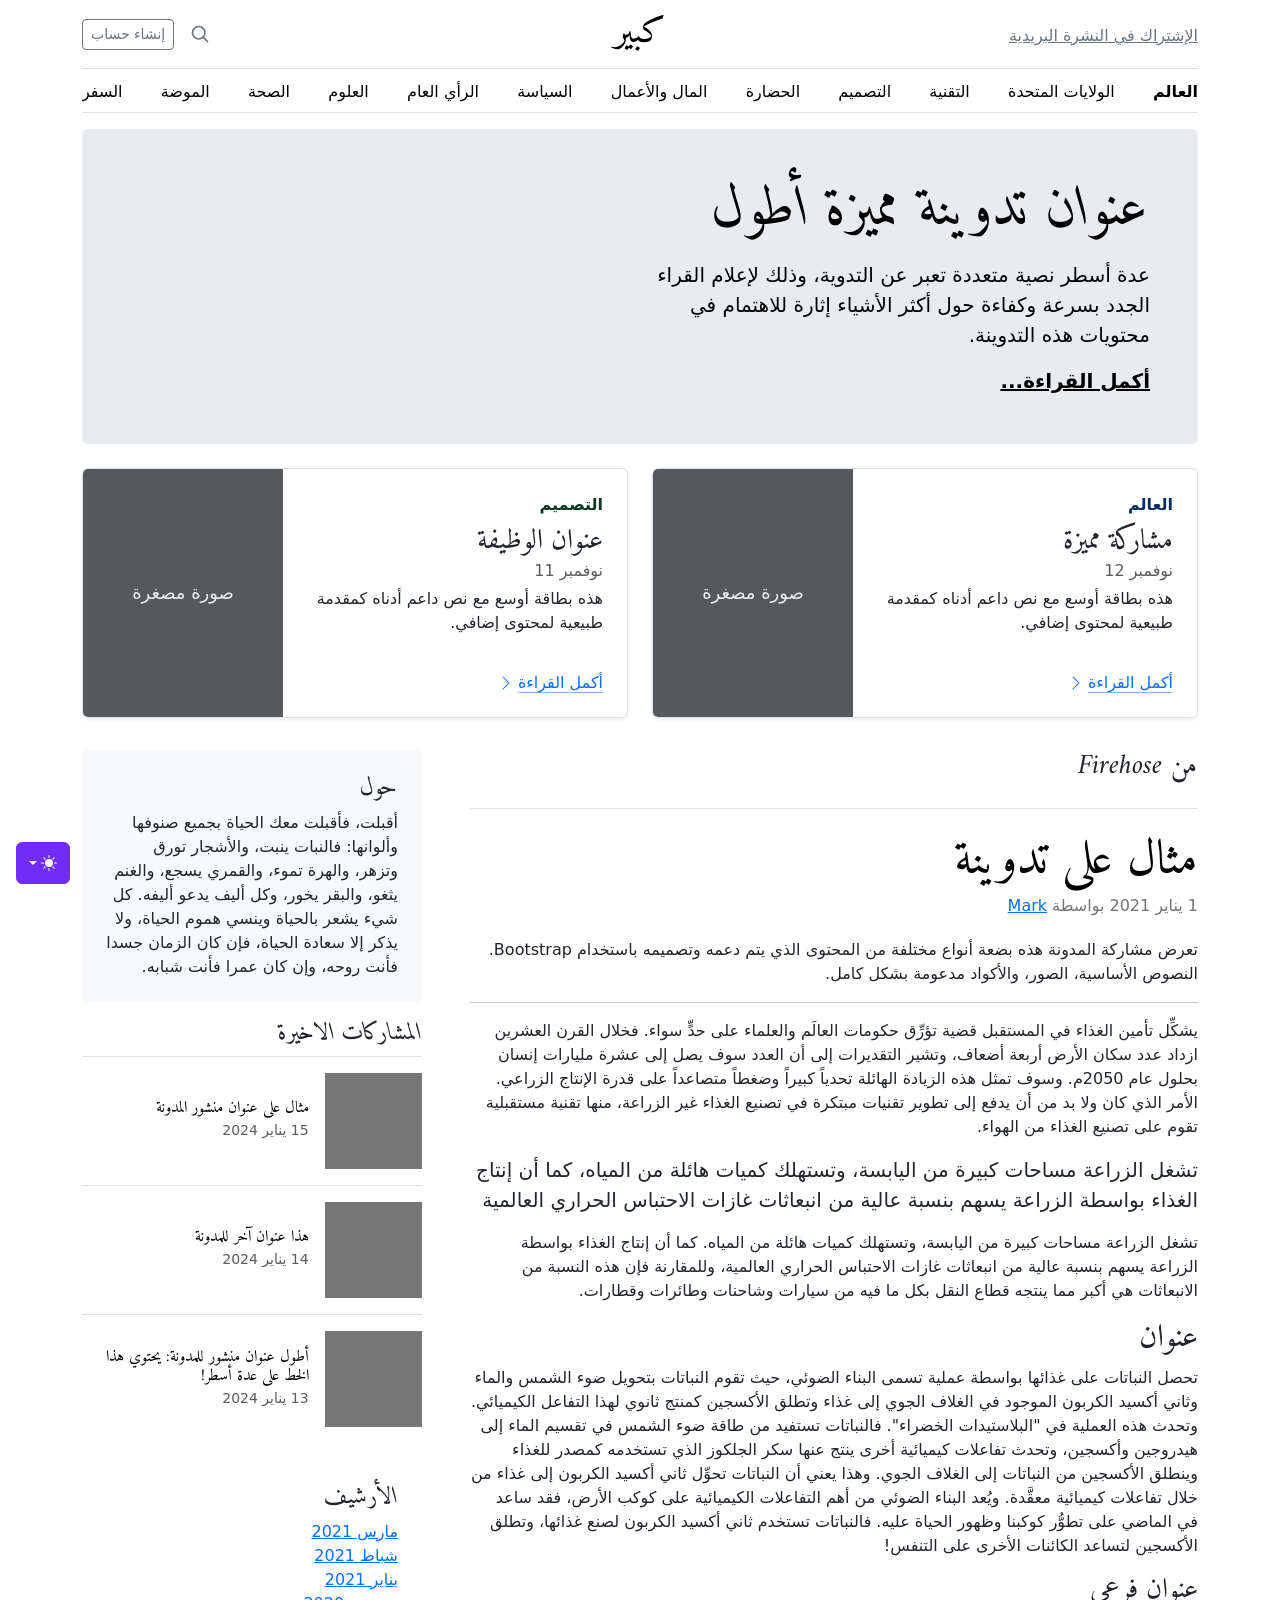
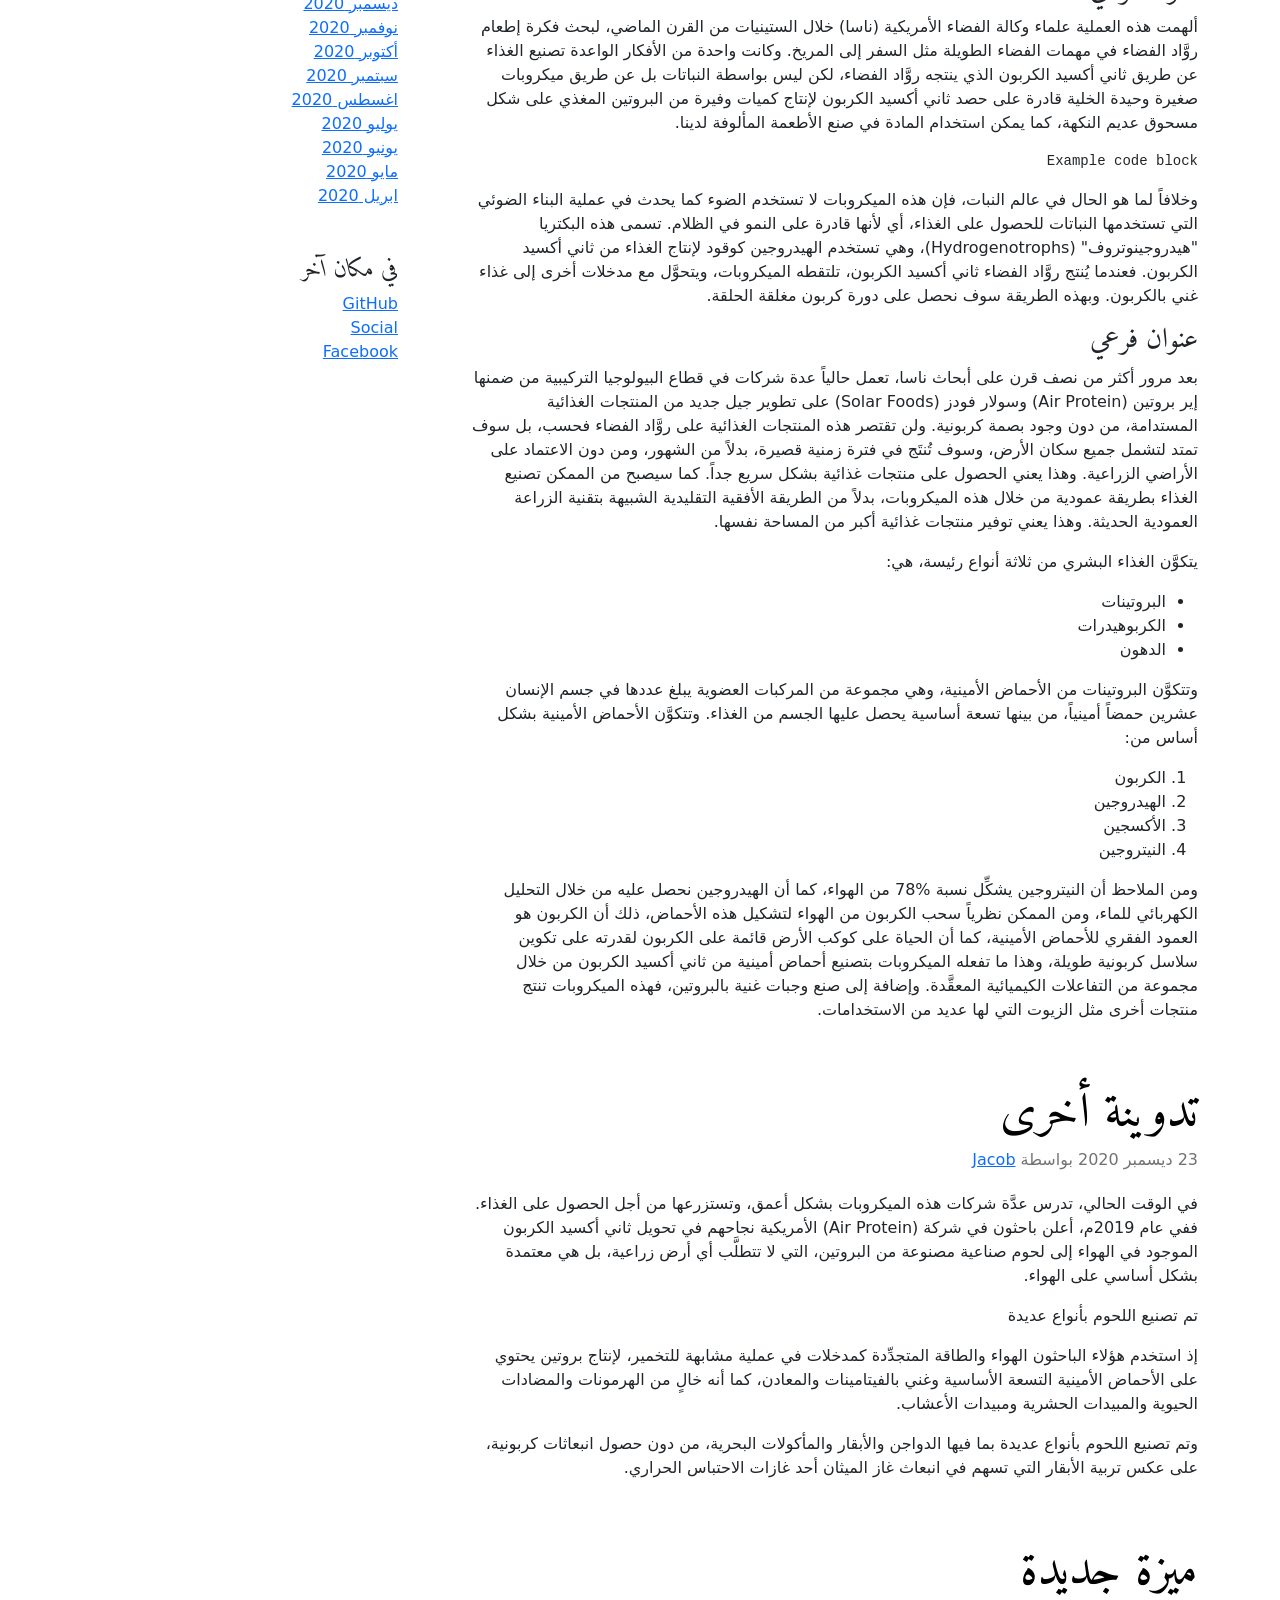
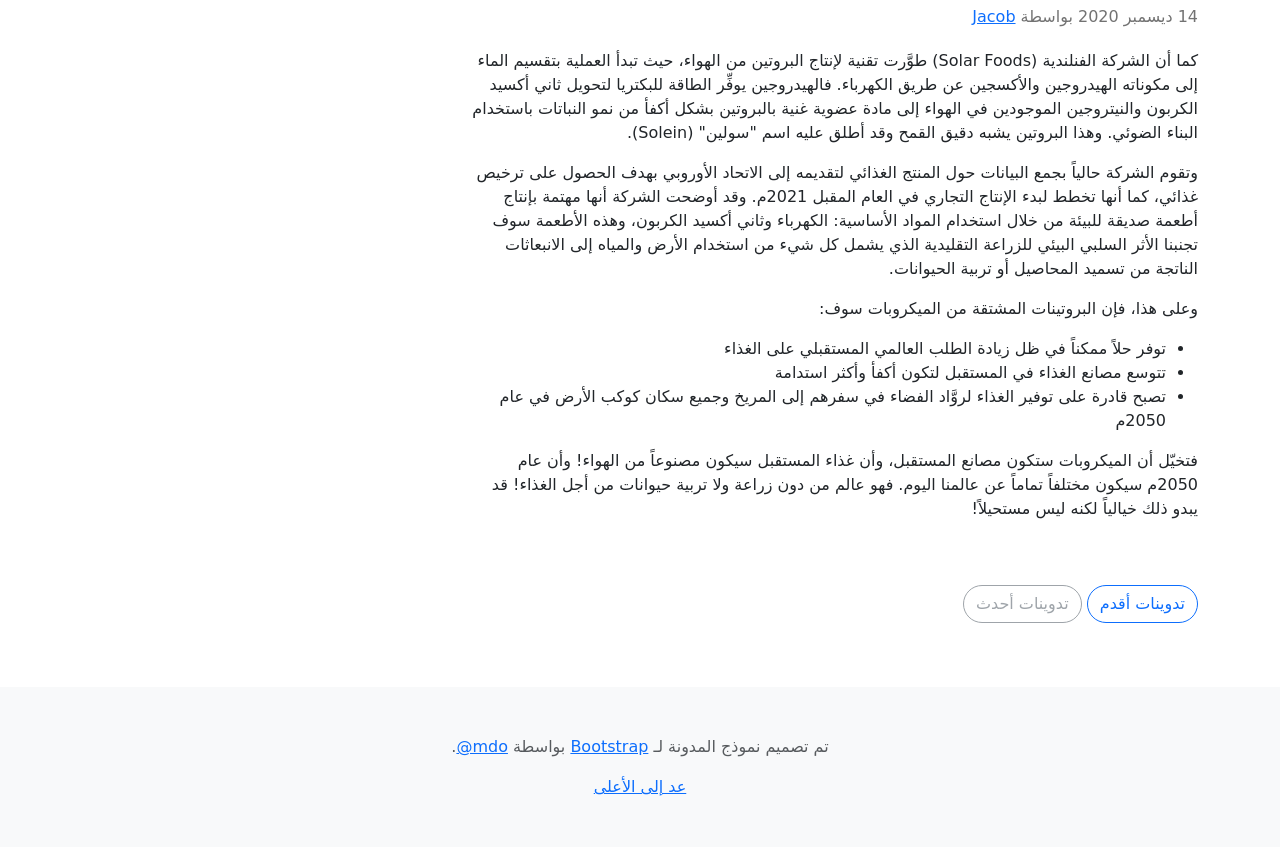
<file: assets/bootstrap-5.3.8-examples/blog-rtl/index.html>
<!doctype html>
<html lang="ar" dir="rtl" data-bs-theme="auto">
  <head>
    <meta charset="utf-8" />
    <meta name="viewport" content="width=device-width, initial-scale=1" />
    <meta name="description" content="" />
    <meta
      name="author"
      content="Mark Otto, Jacob Thornton, and Bootstrap contributors"
    />
    <meta name="generator" content="Astro v5.13.2" />
    <title>قالب المدونة · Bootstrap v5.3</title>
    <link
      rel="canonical"
      href="https://getbootstrap.com/docs/5.3/examples/blog-rtl/"
    />
    <script src="../assets/js/color-modes.js"></script>
    <link href="../assets/dist/css/bootstrap.rtl.min.css" rel="stylesheet" />
    <meta name="theme-color" content="#712cf9" />
    <link
      href="https://fonts.googleapis.com/css?family=Amiri:wght@400;700&display=swap"
      rel="stylesheet"
    />
    <link href="../blog/blog.rtl.css" rel="stylesheet" />
    <style>
      .bd-placeholder-img {
        font-size: 1.125rem;
        text-anchor: middle;
        -webkit-user-select: none;
        -moz-user-select: none;
        user-select: none;
      }
      @media (min-width: 768px) {
        .bd-placeholder-img-lg {
          font-size: 3.5rem;
        }
      }
      .b-example-divider {
        width: 100%;
        height: 3rem;
        background-color: #0000001a;
        border: solid rgba(0, 0, 0, 0.15);
        border-width: 1px 0;
        box-shadow:
          inset 0 0.5em 1.5em #0000001a,
          inset 0 0.125em 0.5em #00000026;
      }
      .b-example-vr {
        flex-shrink: 0;
        width: 1.5rem;
        height: 100vh;
      }
      .bi {
        vertical-align: -0.125em;
        fill: currentColor;
      }
      .nav-scroller {
        position: relative;
        z-index: 2;
        height: 2.75rem;
        overflow-y: hidden;
      }
      .nav-scroller .nav {
        display: flex;
        flex-wrap: nowrap;
        padding-bottom: 1rem;
        margin-top: -1px;
        overflow-x: auto;
        text-align: center;
        white-space: nowrap;
        -webkit-overflow-scrolling: touch;
      }
      .btn-bd-primary {
        --bd-violet-bg: #712cf9;
        --bd-violet-rgb: 112.520718, 44.062154, 249.437846;
        --bs-btn-font-weight: 600;
        --bs-btn-color: var(--bs-white);
        --bs-btn-bg: var(--bd-violet-bg);
        --bs-btn-border-color: var(--bd-violet-bg);
        --bs-btn-hover-color: var(--bs-white);
        --bs-btn-hover-bg: #6528e0;
        --bs-btn-hover-border-color: #6528e0;
        --bs-btn-focus-shadow-rgb: var(--bd-violet-rgb);
        --bs-btn-active-color: var(--bs-btn-hover-color);
        --bs-btn-active-bg: #5a23c8;
        --bs-btn-active-border-color: #5a23c8;
      }
      .bd-mode-toggle {
        z-index: 1500;
      }
      .bd-mode-toggle .bi {
        width: 1em;
        height: 1em;
      }
      .bd-mode-toggle .dropdown-menu .active .bi {
        display: block !important;
      }
    </style>
  </head>
  <body>
    <svg xmlns="http://www.w3.org/2000/svg" class="d-none">
      <symbol id="check2" viewBox="0 0 16 16">
        <path
          d="M13.854 3.646a.5.5 0 0 1 0 .708l-7 7a.5.5 0 0 1-.708 0l-3.5-3.5a.5.5 0 1 1 .708-.708L6.5 10.293l6.646-6.647a.5.5 0 0 1 .708 0z"
        ></path>
      </symbol>
      <symbol id="circle-half" viewBox="0 0 16 16">
        <path
          d="M8 15A7 7 0 1 0 8 1v14zm0 1A8 8 0 1 1 8 0a8 8 0 0 1 0 16z"
        ></path>
      </symbol>
      <symbol id="moon-stars-fill" viewBox="0 0 16 16">
        <path
          d="M6 .278a.768.768 0 0 1 .08.858 7.208 7.208 0 0 0-.878 3.46c0 4.021 3.278 7.277 7.318 7.277.527 0 1.04-.055 1.533-.16a.787.787 0 0 1 .81.316.733.733 0 0 1-.031.893A8.349 8.349 0 0 1 8.344 16C3.734 16 0 12.286 0 7.71 0 4.266 2.114 1.312 5.124.06A.752.752 0 0 1 6 .278z"
        ></path>
        <path
          d="M10.794 3.148a.217.217 0 0 1 .412 0l.387 1.162c.173.518.579.924 1.097 1.097l1.162.387a.217.217 0 0 1 0 .412l-1.162.387a1.734 1.734 0 0 0-1.097 1.097l-.387 1.162a.217.217 0 0 1-.412 0l-.387-1.162A1.734 1.734 0 0 0 9.31 6.593l-1.162-.387a.217.217 0 0 1 0-.412l1.162-.387a1.734 1.734 0 0 0 1.097-1.097l.387-1.162zM13.863.099a.145.145 0 0 1 .274 0l.258.774c.115.346.386.617.732.732l.774.258a.145.145 0 0 1 0 .274l-.774.258a1.156 1.156 0 0 0-.732.732l-.258.774a.145.145 0 0 1-.274 0l-.258-.774a1.156 1.156 0 0 0-.732-.732l-.774-.258a.145.145 0 0 1 0-.274l.774-.258c.346-.115.617-.386.732-.732L13.863.1z"
        ></path>
      </symbol>
      <symbol id="sun-fill" viewBox="0 0 16 16">
        <path
          d="M8 12a4 4 0 1 0 0-8 4 4 0 0 0 0 8zM8 0a.5.5 0 0 1 .5.5v2a.5.5 0 0 1-1 0v-2A.5.5 0 0 1 8 0zm0 13a.5.5 0 0 1 .5.5v2a.5.5 0 0 1-1 0v-2A.5.5 0 0 1 8 13zm8-5a.5.5 0 0 1-.5.5h-2a.5.5 0 0 1 0-1h2a.5.5 0 0 1 .5.5zM3 8a.5.5 0 0 1-.5.5h-2a.5.5 0 0 1 0-1h2A.5.5 0 0 1 3 8zm10.657-5.657a.5.5 0 0 1 0 .707l-1.414 1.415a.5.5 0 1 1-.707-.708l1.414-1.414a.5.5 0 0 1 .707 0zm-9.193 9.193a.5.5 0 0 1 0 .707L3.05 13.657a.5.5 0 0 1-.707-.707l1.414-1.414a.5.5 0 0 1 .707 0zm9.193 2.121a.5.5 0 0 1-.707 0l-1.414-1.414a.5.5 0 0 1 .707-.707l1.414 1.414a.5.5 0 0 1 0 .707zM4.464 4.465a.5.5 0 0 1-.707 0L2.343 3.05a.5.5 0 1 1 .707-.707l1.414 1.414a.5.5 0 0 1 0 .708z"
        ></path>
      </symbol>
    </svg>
    <div
      class="dropdown position-fixed bottom-0 end-0 mb-3 me-3 bd-mode-toggle"
    >
      <button
        class="btn btn-bd-primary py-2 dropdown-toggle d-flex align-items-center"
        id="bd-theme"
        type="button"
        aria-expanded="false"
        data-bs-toggle="dropdown"
        aria-label="Toggle theme (auto)"
      >
        <svg class="bi my-1 theme-icon-active" aria-hidden="true">
          <use href="#circle-half"></use>
        </svg>
        <span class="visually-hidden" id="bd-theme-text">Toggle theme</span>
      </button>
      <ul
        class="dropdown-menu dropdown-menu-end shadow"
        aria-labelledby="bd-theme-text"
      >
        <li>
          <button
            type="button"
            class="dropdown-item d-flex align-items-center"
            data-bs-theme-value="light"
            aria-pressed="false"
          >
            <svg class="bi me-2 opacity-50" aria-hidden="true">
              <use href="#sun-fill"></use>
            </svg>
            Light
            <svg class="bi ms-auto d-none" aria-hidden="true">
              <use href="#check2"></use>
            </svg>
          </button>
        </li>
        <li>
          <button
            type="button"
            class="dropdown-item d-flex align-items-center"
            data-bs-theme-value="dark"
            aria-pressed="false"
          >
            <svg class="bi me-2 opacity-50" aria-hidden="true">
              <use href="#moon-stars-fill"></use>
            </svg>
            Dark
            <svg class="bi ms-auto d-none" aria-hidden="true">
              <use href="#check2"></use>
            </svg>
          </button>
        </li>
        <li>
          <button
            type="button"
            class="dropdown-item d-flex align-items-center active"
            data-bs-theme-value="auto"
            aria-pressed="true"
          >
            <svg class="bi me-2 opacity-50" aria-hidden="true">
              <use href="#circle-half"></use>
            </svg>
            Auto
            <svg class="bi ms-auto d-none" aria-hidden="true">
              <use href="#check2"></use>
            </svg>
          </button>
        </li>
      </ul>
    </div>
    <svg xmlns="http://www.w3.org/2000/svg" class="d-none">
      <symbol
        id="aperture"
        fill="none"
        stroke="currentColor"
        stroke-linecap="round"
        stroke-linejoin="round"
        stroke-width="2"
        viewBox="0 0 24 24"
      >
        <circle cx="12" cy="12" r="10"></circle>
        <path
          d="M14.31 8l5.74 9.94M9.69 8h11.48M7.38 12l5.74-9.94M9.69 16L3.95 6.06M14.31 16H2.83m13.79-4l-5.74 9.94"
        ></path>
      </symbol>
      <symbol id="cart" viewBox="0 0 16 16">
        <path
          d="M0 1.5A.5.5 0 0 1 .5 1H2a.5.5 0 0 1 .485.379L2.89 3H14.5a.5.5 0 0 1 .49.598l-1 5a.5.5 0 0 1-.465.401l-9.397.472L4.415 11H13a.5.5 0 0 1 0 1H4a.5.5 0 0 1-.491-.408L2.01 3.607 1.61 2H.5a.5.5 0 0 1-.5-.5zM3.102 4l.84 4.479 9.144-.459L13.89 4H3.102zM5 12a2 2 0 1 0 0 4 2 2 0 0 0 0-4zm7 0a2 2 0 1 0 0 4 2 2 0 0 0 0-4zm-7 1a1 1 0 1 1 0 2 1 1 0 0 1 0-2zm7 0a1 1 0 1 1 0 2 1 1 0 0 1 0-2z"
        ></path>
      </symbol>
      <symbol id="chevron-right" viewBox="0 0 16 16">
        <path
          fill-rule="evenodd"
          d="M4.646 1.646a.5.5 0 0 1 .708 0l6 6a.5.5 0 0 1 0 .708l-6 6a.5.5 0 0 1-.708-.708L10.293 8 4.646 2.354a.5.5 0 0 1 0-.708z"
        ></path>
      </symbol>
    </svg>
    <div class="container">
      <header class="border-bottom lh-1 py-3">
        <div class="row flex-nowrap justify-content-between align-items-center">
          <div class="col-4 pt-1">
            <a class="link-secondary" href="#">الإشتراك في النشرة البريدية</a>
          </div>
          <div class="col-4 text-center">
            <a
              class="blog-header-logo text-body-emphasis text-decoration-none"
              href="#"
              >كبير</a
            >
          </div>
          <div class="col-4 d-flex justify-content-end align-items-center">
            <a class="link-secondary" href="#" aria-label="بحث">
              <svg
                xmlns="http://www.w3.org/2000/svg"
                width="20"
                height="20"
                fill="none"
                stroke="currentColor"
                stroke-linecap="round"
                stroke-linejoin="round"
                stroke-width="2"
                class="mx-3"
                role="img"
                viewBox="0 0 24 24"
              >
                <title>بحث</title>
                <circle cx="10.5" cy="10.5" r="7.5"></circle>
                <path d="M21 21l-5.2-5.2"></path>
              </svg>
            </a>
            <a class="btn btn-sm btn-outline-secondary" href="#">إنشاء حساب</a>
          </div>
        </div>
      </header>
      <div class="nav-scroller py-1 mb-3 border-bottom">
        <nav class="nav nav-underline justify-content-between">
          <a class="nav-item nav-link link-body-emphasis active" href="#"
            >العالم</a
          >
          <a class="nav-item nav-link link-body-emphasis" href="#"
            >الولايات المتحدة</a
          >
          <a class="nav-item nav-link link-body-emphasis" href="#">التقنية</a>
          <a class="nav-item nav-link link-body-emphasis" href="#">التصميم</a>
          <a class="nav-item nav-link link-body-emphasis" href="#">الحضارة</a>
          <a class="nav-item nav-link link-body-emphasis" href="#"
            >المال والأعمال</a
          >
          <a class="nav-item nav-link link-body-emphasis" href="#">السياسة</a>
          <a class="nav-item nav-link link-body-emphasis" href="#"
            >الرأي العام</a
          >
          <a class="nav-item nav-link link-body-emphasis" href="#">العلوم</a>
          <a class="nav-item nav-link link-body-emphasis" href="#">الصحة</a>
          <a class="nav-item nav-link link-body-emphasis" href="#">الموضة</a>
          <a class="nav-item nav-link link-body-emphasis" href="#">السفر</a>
        </nav>
      </div>
    </div>
    <main class="container">
      <div class="p-4 p-md-5 mb-4 rounded text-body-emphasis bg-body-secondary">
        <div class="col-lg-6 px-0">
          <h1 class="display-4 fst-italic">عنوان تدوينة مميزة أطول</h1>
          <p class="lead my-3">
            عدة أسطر نصية متعددة تعبر عن التدوية، وذلك لإعلام القراء الجدد بسرعة
            وكفاءة حول أكثر الأشياء إثارة للاهتمام في محتويات هذه التدوينة.
          </p>
          <p class="lead mb-0">
            <a href="#" class="text-body-emphasis fw-bold">أكمل القراءة...</a>
          </p>
        </div>
      </div>
      <div class="row mb-2">
        <div class="col-md-6">
          <div
            class="row g-0 border rounded overflow-hidden flex-md-row mb-4 shadow-sm h-md-250 position-relative"
          >
            <div class="col p-4 d-flex flex-column position-static">
              <strong class="d-inline-block mb-2 text-primary-emphasis"
                >العالم</strong
              >
              <h3 class="mb-0">مشاركة مميزة</h3>
              <div class="mb-1 text-body-secondary">نوفمبر 12</div>
              <p class="card-text mb-auto">
                هذه بطاقة أوسع مع نص داعم أدناه كمقدمة طبيعية لمحتوى إضافي.
              </p>
              <a
                href="#"
                class="icon-link gap-1 icon-link-hover stretched-link"
              >
                أكمل القراءة
                <svg class="bi" aria-hidden="true">
                  <use xlink:href="#chevron-right"></use>
                </svg>
              </a>
            </div>
            <div class="col-auto d-none d-lg-block">
              <svg
                aria-label="Placeholder: صورة مصغرة"
                class="bd-placeholder-img"
                height="250"
                preserveAspectRatio="xMidYMid slice"
                role="img"
                width="200"
                xmlns="http://www.w3.org/2000/svg"
              >
                <title>Placeholder</title>
                <rect width="100%" height="100%" fill="#55595c"></rect>
                <text x="50%" y="50%" fill="#eceeef" dy=".3em">صورة مصغرة</text>
              </svg>
            </div>
          </div>
        </div>
        <div class="col-md-6">
          <div
            class="row g-0 border rounded overflow-hidden flex-md-row mb-4 shadow-sm h-md-250 position-relative"
          >
            <div class="col p-4 d-flex flex-column position-static">
              <strong class="d-inline-block mb-2 text-success-emphasis"
                >التصميم</strong
              >
              <h3 class="mb-0">عنوان الوظيفة</h3>
              <div class="mb-1 text-body-secondary">نوفمبر 11</div>
              <p class="mb-auto">
                هذه بطاقة أوسع مع نص داعم أدناه كمقدمة طبيعية لمحتوى إضافي.
              </p>
              <a
                href="#"
                class="icon-link gap-1 icon-link-hover stretched-link"
              >
                أكمل القراءة
                <svg class="bi" aria-hidden="true">
                  <use xlink:href="#chevron-right"></use>
                </svg>
              </a>
            </div>
            <div class="col-auto d-none d-lg-block">
              <svg
                aria-label="Placeholder: صورة مصغرة"
                class="bd-placeholder-img"
                height="250"
                preserveAspectRatio="xMidYMid slice"
                role="img"
                width="200"
                xmlns="http://www.w3.org/2000/svg"
              >
                <title>Placeholder</title>
                <rect width="100%" height="100%" fill="#55595c"></rect>
                <text x="50%" y="50%" fill="#eceeef" dy=".3em">صورة مصغرة</text>
              </svg>
            </div>
          </div>
        </div>
      </div>
      <div class="row g-5">
        <div class="col-md-8">
          <h3 class="pb-4 mb-4 fst-italic border-bottom">من Firehose</h3>
          <article class="blog-post">
            <h2 class="display-5 link-body-emphasis mb-1">مثال على تدوينة</h2>
            <p class="blog-post-meta">
              1 يناير 2021 بواسطة <a href="#"> Mark </a>
            </p>
            <p>
              تعرض مشاركة المدونة هذه بضعة أنواع مختلفة من المحتوى الذي يتم دعمه
              وتصميمه باستخدام Bootstrap. النصوص الأساسية، الصور، والأكواد
              مدعومة بشكل كامل.
            </p>
            <hr />
            <p>
              يشكِّل تأمين الغذاء في المستقبل قضية تؤرِّق حكومات العالَم
              والعلماء على حدٍّ سواء. فخلال القرن العشرين ازداد عدد سكان الأرض
              أربعة أضعاف، وتشير التقديرات إلى أن العدد سوف يصل إلى عشرة مليارات
              إنسان بحلول عام 2050م. وسوف تمثل هذه الزيادة الهائلة تحدياً كبيراً
              وضغطاً متصاعداً على قدرة الإنتاج الزراعي. الأمر الذي كان ولا بد من
              أن يدفع إلى تطوير تقنيات مبتكرة في تصنيع الغذاء غير الزراعة، منها
              تقنية مستقبلية تقوم على تصنيع الغذاء من الهواء.
            </p>
            <blockquote class="blockquote">
              <p>
                تشغل الزراعة مساحات كبيرة من اليابسة، وتستهلك كميات هائلة من
                المياه، كما أن إنتاج الغذاء بواسطة الزراعة يسهم بنسبة عالية من
                انبعاثات غازات الاحتباس الحراري العالمية
              </p>
            </blockquote>
            <p>
              تشغل الزراعة مساحات كبيرة من اليابسة، وتستهلك كميات هائلة من
              المياه. كما أن إنتاج الغذاء بواسطة الزراعة يسهم بنسبة عالية من
              انبعاثات غازات الاحتباس الحراري العالمية، وللمقارنة فإن هذه النسبة
              من الانبعاثات هي أكبر مما ينتجه قطاع النقل بكل ما فيه من سيارات
              وشاحنات وطائرات وقطارات.
            </p>
            <h2>عنوان</h2>
            <p>
              تحصل النباتات على غذائها بواسطة عملية تسمى البناء الضوئي، حيث تقوم
              النباتات بتحويل ضوء الشمس والماء وثاني أكسيد الكربون الموجود في
              الغلاف الجوي إلى غذاء وتطلق الأكسجين كمنتج ثانوي لهذا التفاعل
              الكيميائي. وتحدث هذه العملية في "البلاستيدات الخضراء". فالنباتات
              تستفيد من طاقة ضوء الشمس في تقسيم الماء إلى هيدروجين وأكسجين،
              وتحدث تفاعلات كيميائية أخرى ينتج عنها سكر الجلكوز الذي تستخدمه
              كمصدر للغذاء وينطلق الأكسجين من النباتات إلى الغلاف الجوي. وهذا
              يعني أن النباتات تحوِّل ثاني أكسيد الكربون إلى غذاء من خلال
              تفاعلات كيميائية معقَّدة. ويُعد البناء الضوئي من أهم التفاعلات
              الكيميائية على كوكب الأرض، فقد ساعد في الماضي على تطوُّر كوكبنا
              وظهور الحياة عليه. فالنباتات تستخدم ثاني أكسيد الكربون لصنع
              غذائها، وتطلق الأكسجين لتساعد الكائنات الأخرى على التنفس!
            </p>
            <h3>عنوان فرعي</h3>
            <p>
              ألهمت هذه العملية علماء وكالة الفضاء الأمريكية (ناسا) خلال
              الستينيات من القرن الماضي، لبحث فكرة إطعام روَّاد الفضاء في مهمات
              الفضاء الطويلة مثل السفر إلى المريخ. وكانت واحدة من الأفكار
              الواعدة تصنيع الغذاء عن طريق ثاني أكسيد الكربون الذي ينتجه روَّاد
              الفضاء، لكن ليس بواسطة النباتات بل عن طريق ميكروبات صغيرة وحيدة
              الخلية قادرة على حصد ثاني أكسيد الكربون لإنتاج كميات وفيرة من
              البروتين المغذي على شكل مسحوق عديم النكهة، كما يمكن استخدام المادة
              في صنع الأطعمة المألوفة لدينا.
            </p>
            <pre><code>Example code block</code></pre>
            <p>
              وخلافاً لما هو الحال في عالم النبات، فإن هذه الميكروبات لا تستخدم
              الضوء كما يحدث في عملية البناء الضوئي التي تستخدمها النباتات
              للحصول على الغذاء، أي لأنها قادرة على النمو في الظلام. تسمى هذه
              البكتريا "هيدروجينوتروف" (Hydrogenotrophs)، وهي تستخدم الهيدروجين
              كوقود لإنتاج الغذاء من ثاني أكسيد الكربون. فعندما يُنتج روَّاد
              الفضاء ثاني أكسيد الكربون، تلتقطه الميكروبات، ويتحوَّل مع مدخلات
              أخرى إلى غذاء غني بالكربون. وبهذه الطريقة سوف نحصل على دورة كربون
              مغلقة الحلقة.
            </p>
            <h3>عنوان فرعي</h3>
            <p>
              بعد مرور أكثر من نصف قرن على أبحاث ناسا، تعمل حالياً عدة شركات في
              قطاع البيولوجيا التركيبية من ضمنها إير بروتين (Air Protein) وسولار
              فودز (Solar Foods) على تطوير جيل جديد من المنتجات الغذائية
              المستدامة، من دون وجود بصمة كربونية. ولن تقتصر هذه المنتجات
              الغذائية على روَّاد الفضاء فحسب، بل سوف تمتد لتشمل جميع سكان
              الأرض، وسوف تُنتَج في فترة زمنية قصيرة، بدلاً من الشهور، ومن دون
              الاعتماد على الأراضي الزراعية. وهذا يعني الحصول على منتجات غذائية
              بشكل سريع جداً. كما سيصبح من الممكن تصنيع الغذاء بطريقة عمودية من
              خلال هذه الميكروبات، بدلاً من الطريقة الأفقية التقليدية الشبيهة
              بتقنية الزراعة العمودية الحديثة. وهذا يعني توفير منتجات غذائية
              أكبر من المساحة نفسها.
            </p>
            <p>يتكوَّن الغذاء البشري من ثلاثة أنواع رئيسة، هي:</p>
            <ul>
              <li>البروتينات</li>
              <li>الكربوهيدرات</li>
              <li>الدهون</li>
            </ul>
            <p>
              وتتكوَّن البروتينات من الأحماض الأمينية، وهي مجموعة من المركبات
              العضوية يبلغ عددها في جسم الإنسان عشرين حمضاً أمينياً، من بينها
              تسعة أساسية يحصل عليها الجسم من الغذاء. وتتكوَّن الأحماض الأمينية
              بشكل أساس من:
            </p>
            <ol>
              <li>الكربون</li>
              <li>الهيدروجين</li>
              <li>الأكسجين</li>
              <li>النيتروجين</li>
            </ol>
            <p>
              ومن الملاحظ أن النيتروجين يشكِّل نسبة %78 من الهواء، كما أن
              الهيدروجين نحصل عليه من خلال التحليل الكهربائي للماء، ومن الممكن
              نظرياً سحب الكربون من الهواء لتشكيل هذه الأحماض، ذلك أن الكربون هو
              العمود الفقري للأحماض الأمينية، كما أن الحياة على كوكب الأرض قائمة
              على الكربون لقدرته على تكوين سلاسل كربونية طويلة، وهذا ما تفعله
              الميكروبات بتصنيع أحماض أمينية من ثاني أكسيد الكربون من خلال
              مجموعة من التفاعلات الكيميائية المعقَّدة. وإضافة إلى صنع وجبات
              غنية بالبروتين، فهذه الميكروبات تنتج منتجات أخرى مثل الزيوت التي
              لها عديد من الاستخدامات.
            </p>
          </article>
          <article class="blog-post">
            <h2 class="display-5 link-body-emphasis mb-1">تدوينة أخرى</h2>
            <p class="blog-post-meta">
              23 ديسمبر 2020 بواسطة <a href="#">Jacob</a>
            </p>
            <p>
              في الوقت الحالي، تدرس عدَّة شركات هذه الميكروبات بشكل أعمق،
              وتستزرعها من أجل الحصول على الغذاء. ففي عام 2019م، أعلن باحثون في
              شركة (Air Protein) الأمريكية نجاحهم في تحويل ثاني أكسيد الكربون
              الموجود في الهواء إلى لحوم صناعية مصنوعة من البروتين، التي لا
              تتطلَّب أي أرض زراعية، بل هي معتمدة بشكل أساسي على الهواء.
            </p>
            <blockquote><p>تم تصنيع اللحوم بأنواع عديدة</p></blockquote>
            <p>
              إذ استخدم هؤلاء الباحثون الهواء والطاقة المتجدِّدة كمدخلات في
              عملية مشابهة للتخمير، لإنتاج بروتين يحتوي على الأحماض الأمينية
              التسعة الأساسية وغني بالفيتامينات والمعادن، كما أنه خالٍ من
              الهرمونات والمضادات الحيوية والمبيدات الحشرية ومبيدات الأعشاب.
            </p>
            <p>
              وتم تصنيع اللحوم بأنواع عديدة بما فيها الدواجن والأبقار والمأكولات
              البحرية، من دون حصول انبعاثات كربونية، على عكس تربية الأبقار التي
              تسهم في انبعاث غاز الميثان أحد غازات الاحتباس الحراري.
            </p>
          </article>
          <article class="blog-post">
            <h2 class="display-5 link-body-emphasis mb-1">ميزة جديدة</h2>
            <p class="blog-post-meta">
              14 ديسمبر 2020 بواسطة <a href="#">Jacob</a>
            </p>
            <p>
              كما أن الشركة الفنلندية (Solar Foods) طوَّرت تقنية لإنتاج البروتين
              من الهواء، حيث تبدأ العملية بتقسيم الماء إلى مكوناته الهيدروجين
              والأكسجين عن طريق الكهرباء. فالهيدروجين يوفِّر الطاقة للبكتريا
              لتحويل ثاني أكسيد الكربون والنيتروجين الموجودين في الهواء إلى مادة
              عضوية غنية بالبروتين بشكل أكفأ من نمو النباتات باستخدام البناء
              الضوئي. وهذا البروتين يشبه دقيق القمح وقد أطلق عليه اسم "سولين"
              (Solein).
            </p>
            <p>
              وتقوم الشركة حالياً بجمع البيانات حول المنتج الغذائي لتقديمه إلى
              الاتحاد الأوروبي بهدف الحصول على ترخيص غذائي، كما أنها تخطط لبدء
              الإنتاج التجاري في العام المقبل 2021م. وقد أوضحت الشركة أنها مهتمة
              بإنتاج أطعمة صديقة للبيئة من خلال استخدام المواد الأساسية:
              الكهرباء وثاني أكسيد الكربون، وهذه الأطعمة سوف تجنبنا الأثر السلبي
              البيئي للزراعة التقليدية الذي يشمل كل شيء من استخدام الأرض والمياه
              إلى الانبعاثات الناتجة من تسميد المحاصيل أو تربية الحيوانات.
            </p>
            <p>وعلى هذا، فإن البروتينات المشتقة من الميكروبات سوف:</p>
            <ul>
              <li>
                توفر حلاً ممكناً في ظل زيادة الطلب العالمي المستقبلي على الغذاء
              </li>
              <li>تتوسع مصانع الغذاء في المستقبل لتكون أكفأ وأكثر استدامة</li>
              <li>
                تصبح قادرة على توفير الغذاء لروَّاد الفضاء في سفرهم إلى المريخ
                وجميع سكان كوكب الأرض في عام 2050م
              </li>
            </ul>
            <p>
              فتخيّل أن الميكروبات ستكون مصانع المستقبل، وأن غذاء المستقبل سيكون
              مصنوعاً من الهواء! وأن عام 2050م سيكون مختلفاً تماماً عن عالمنا
              اليوم. فهو عالم من دون زراعة ولا تربية حيوانات من أجل الغذاء! قد
              يبدو ذلك خيالياً لكنه ليس مستحيلاً!
            </p>
          </article>
          <nav class="blog-pagination" aria-label="Pagination">
            <a class="btn btn-outline-primary rounded-pill" href="#"
              >تدوينات أقدم</a
            >
            <a
              class="btn btn-outline-secondary rounded-pill disabled"
              aria-disabled="true"
              >تدوينات أحدث</a
            >
          </nav>
        </div>
        <div class="col-md-4">
          <div class="position-sticky" style="top: 2rem">
            <div class="p-4 mb-3 bg-body-tertiary rounded">
              <h4 class="fst-italic">حول</h4>
              <p class="mb-0">
                أقبلت، فأقبلت معك الحياة بجميع صنوفها وألوانها: فالنبات ينبت،
                والأشجار تورق وتزهر، والهرة تموء، والقمري يسجع، والغنم يثغو،
                والبقر يخور، وكل أليف يدعو أليفه. كل شيء يشعر بالحياة وينسي هموم
                الحياة، ولا يذكر إلا سعادة الحياة، فإن كان الزمان جسدا فأنت
                روحه، وإن كان عمرا فأنت شبابه.
              </p>
            </div>
            <div>
              <h4 class="fst-italic">المشاركات الاخيرة</h4>
              <ul class="list-unstyled">
                <li>
                  <a
                    class="d-flex flex-column flex-lg-row gap-3 align-items-start align-items-lg-center py-3 link-body-emphasis text-decoration-none border-top"
                    href="#"
                  >
                    <svg
                      aria-hidden="true"
                      class="bd-placeholder-img"
                      height="96"
                      preserveAspectRatio="xMidYMid slice"
                      width="100%"
                      xmlns="http://www.w3.org/2000/svg"
                    >
                      <rect width="100%" height="100%" fill="#777"></rect>
                    </svg>
                    <div class="col-lg-8">
                      <h6 class="mb-0">مثال على عنوان منشور المدونة</h6>
                      <small class="text-body-secondary">15 يناير 2024</small>
                    </div>
                  </a>
                </li>
                <li>
                  <a
                    class="d-flex flex-column flex-lg-row gap-3 align-items-start align-items-lg-center py-3 link-body-emphasis text-decoration-none border-top"
                    href="#"
                  >
                    <svg
                      aria-hidden="true"
                      class="bd-placeholder-img"
                      height="96"
                      preserveAspectRatio="xMidYMid slice"
                      width="100%"
                      xmlns="http://www.w3.org/2000/svg"
                    >
                      <rect width="100%" height="100%" fill="#777"></rect>
                    </svg>
                    <div class="col-lg-8">
                      <h6 class="mb-0">هذا عنوان آخر للمدونة</h6>
                      <small class="text-body-secondary">14 يناير 2024</small>
                    </div>
                  </a>
                </li>
                <li>
                  <a
                    class="d-flex flex-column flex-lg-row gap-3 align-items-start align-items-lg-center py-3 link-body-emphasis text-decoration-none border-top"
                    href="#"
                  >
                    <svg
                      aria-hidden="true"
                      class="bd-placeholder-img"
                      height="96"
                      preserveAspectRatio="xMidYMid slice"
                      width="100%"
                      xmlns="http://www.w3.org/2000/svg"
                    >
                      <rect width="100%" height="100%" fill="#777"></rect>
                    </svg>
                    <div class="col-lg-8">
                      <h6 class="mb-0">
                        أطول عنوان منشور للمدونة: يحتوي هذا الخط على عدة أسطر!
                      </h6>
                      <small class="text-body-secondary">13 يناير 2024</small>
                    </div>
                  </a>
                </li>
              </ul>
            </div>
            <div class="p-4">
              <h4 class="fst-italic">الأرشيف</h4>
              <ol class="list-unstyled mb-0">
                <li><a href="#">مارس 2021</a></li>
                <li><a href="#">شباط 2021</a></li>
                <li><a href="#">يناير 2021</a></li>
                <li><a href="#">ديسمبر 2020</a></li>
                <li><a href="#">نوفمبر 2020</a></li>
                <li><a href="#">أكتوبر 2020</a></li>
                <li><a href="#">سبتمبر 2020</a></li>
                <li><a href="#">اغسطس 2020</a></li>
                <li><a href="#">يوليو 2020</a></li>
                <li><a href="#">يونيو 2020</a></li>
                <li><a href="#">مايو 2020</a></li>
                <li><a href="#">ابريل 2020</a></li>
              </ol>
            </div>
            <div class="p-4">
              <h4 class="fst-italic">في مكان آخر</h4>
              <ol class="list-unstyled">
                <li><a href="#">GitHub</a></li>
                <li><a href="#">Social</a></li>
                <li><a href="#">Facebook</a></li>
              </ol>
            </div>
          </div>
        </div>
      </div>
    </main>
    <footer class="py-5 text-center text-body-secondary bg-body-tertiary">
      <p>
        تم تصميم نموذج المدونة لـ
        <a href="https://getbootstrap.com/">Bootstrap</a> بواسطة
        <a href="https://x.com/mdo"><bdi lang="en" dir="ltr">@mdo</bdi></a
        >.
      </p>
      <p class="mb-0"><a href="#">عد إلى الأعلى</a></p>
    </footer>
    <script
      src="../assets/dist/js/bootstrap.bundle.min.js"
      class="astro-vvvwv3sm"
    ></script>
  </body>
</html>
</file>
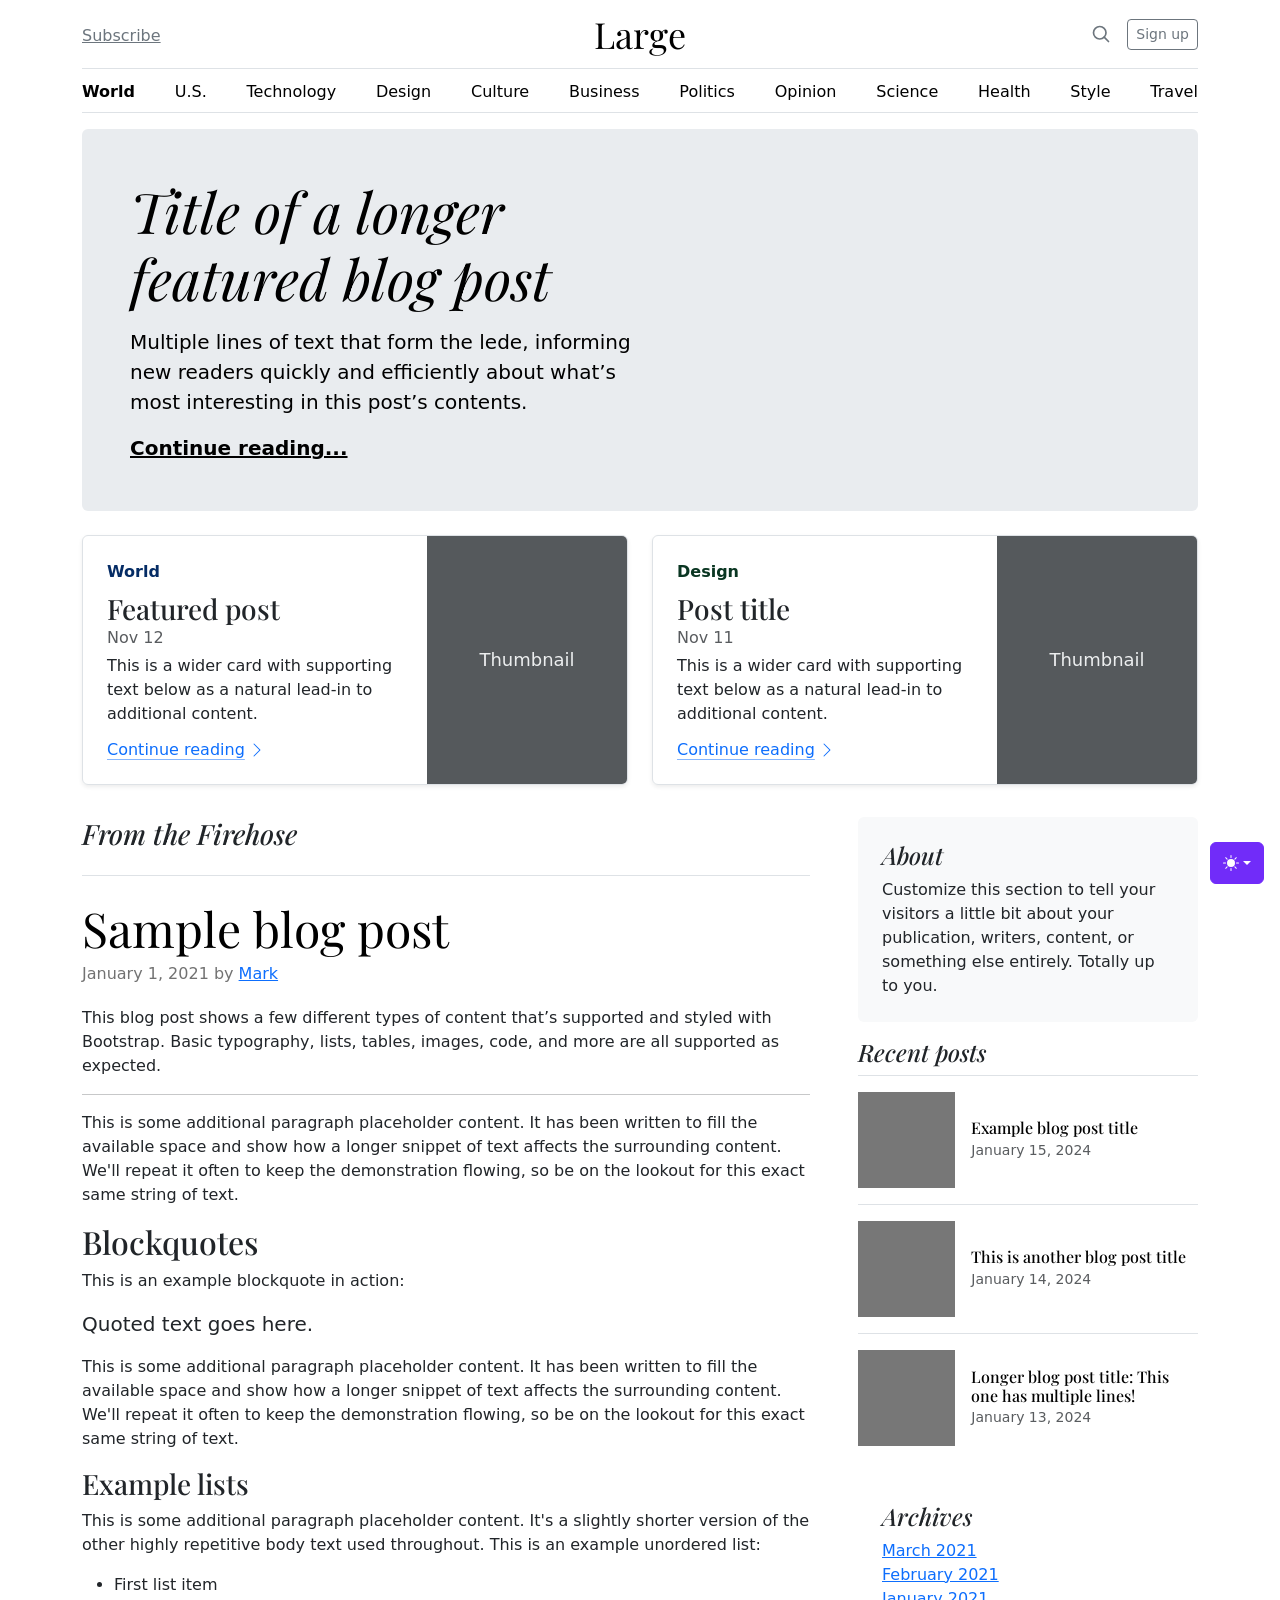
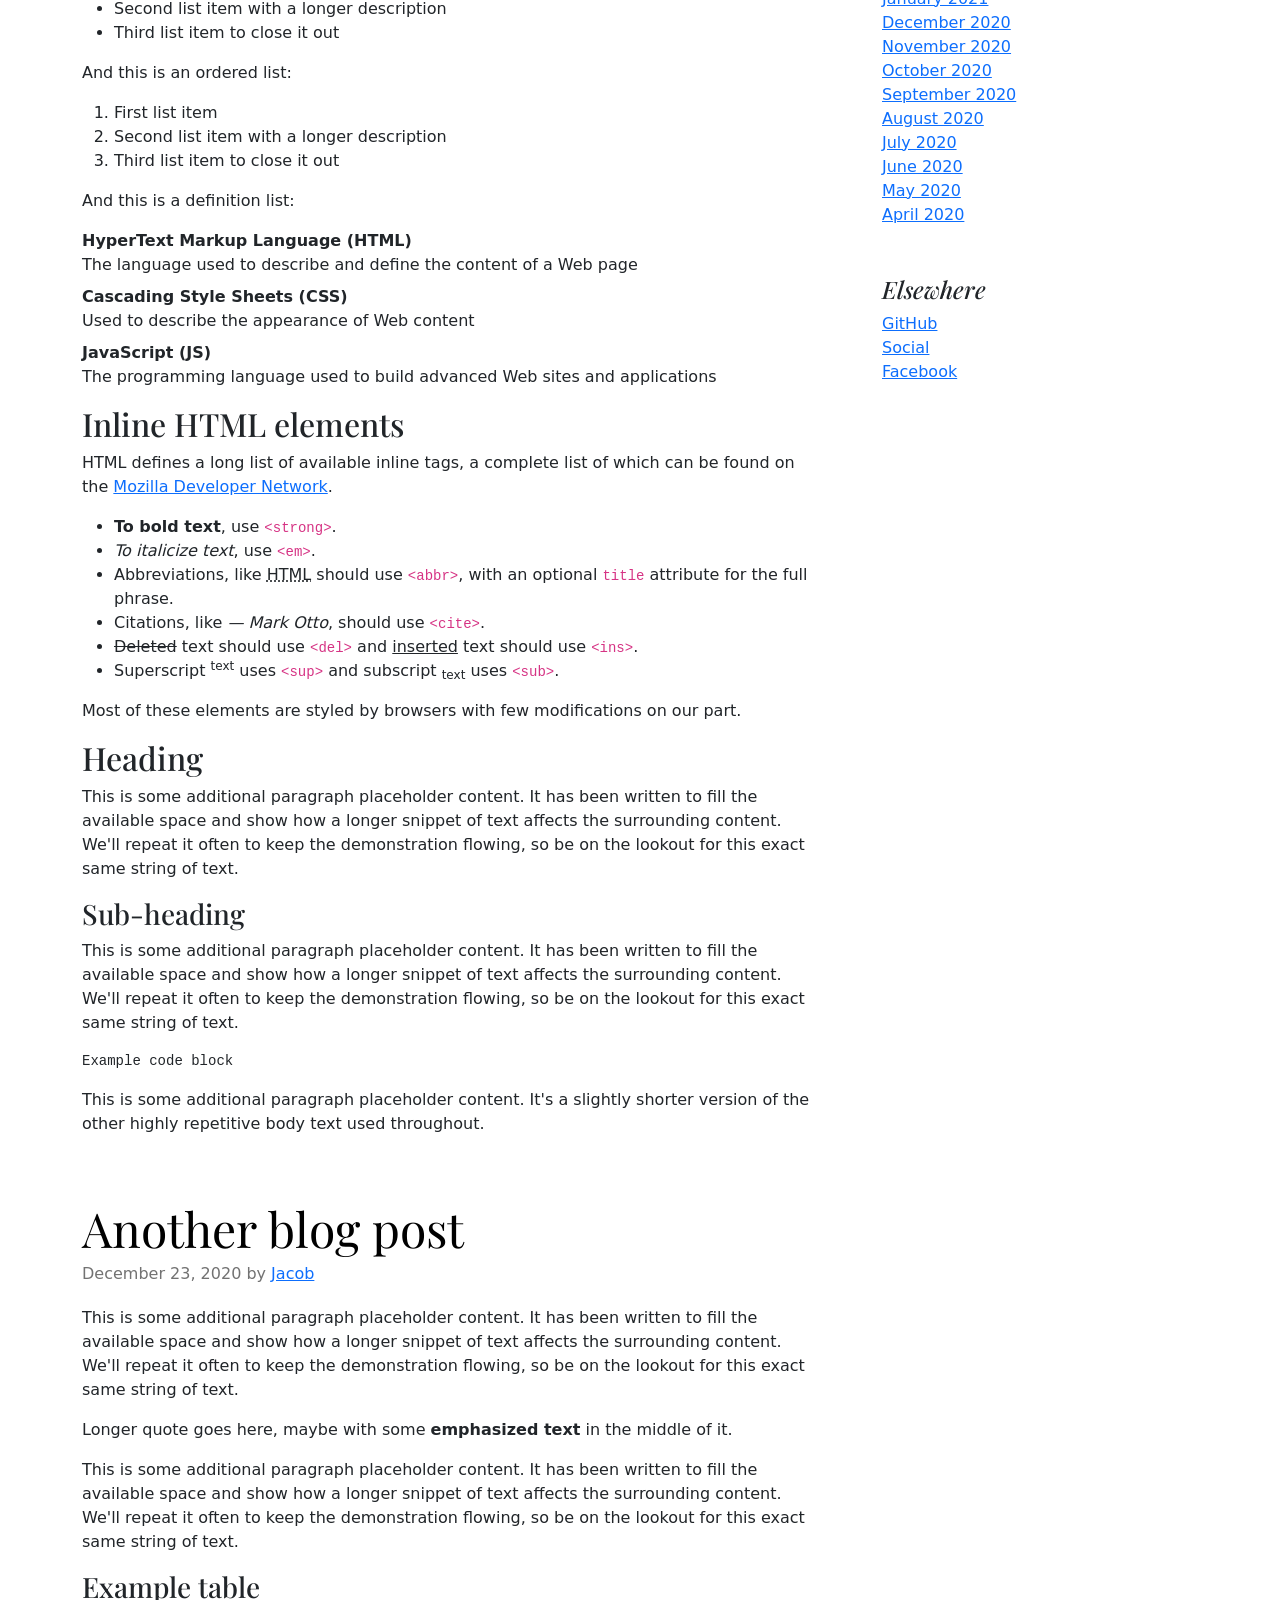
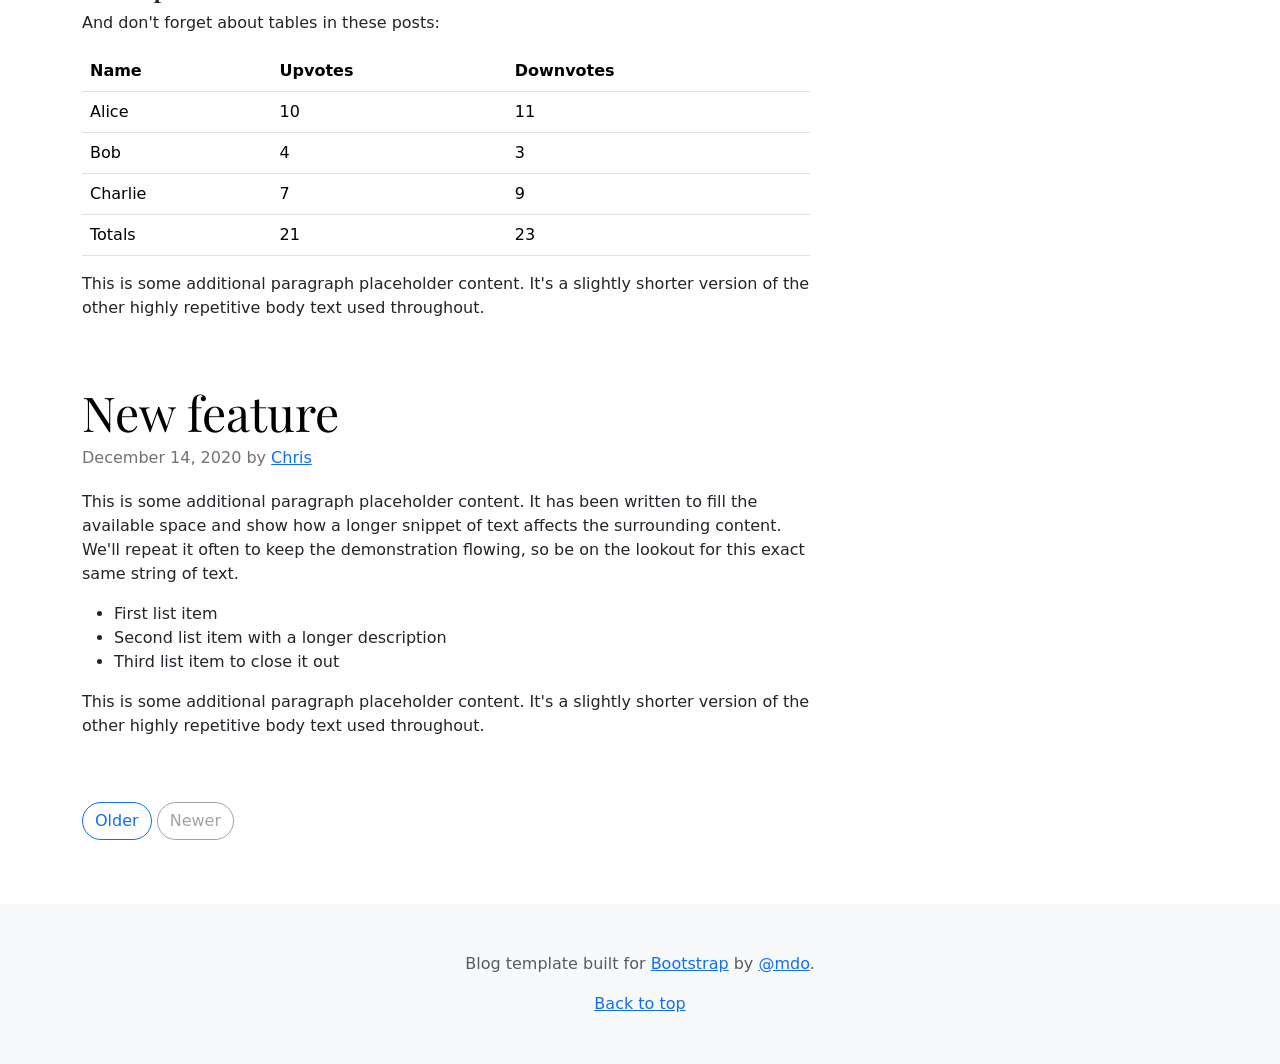
<file: assets/bootstrap-5.3.8-examples/blog/index.html>
<!doctype html>
<html lang="en" data-bs-theme="auto">
  <head>
    <meta charset="utf-8" />
    <meta name="viewport" content="width=device-width, initial-scale=1" />
    <meta name="description" content="" />
    <meta
      name="author"
      content="Mark Otto, Jacob Thornton, and Bootstrap contributors"
    />
    <meta name="generator" content="Astro v5.13.2" />
    <title>Blog Template · Bootstrap v5.3</title>
    <link
      rel="canonical"
      href="https://getbootstrap.com/docs/5.3/examples/blog/"
    />
    <script src="../assets/js/color-modes.js"></script>
    <link href="../assets/dist/css/bootstrap.min.css" rel="stylesheet" />
    <meta name="theme-color" content="#712cf9" />
    <link
      href="https://fonts.googleapis.com/css?family=Playfair+Display:700,900&display=swap"
      rel="stylesheet"
    />
    <link href="blog.css" rel="stylesheet" />
    <style>
      .bd-placeholder-img {
        font-size: 1.125rem;
        text-anchor: middle;
        -webkit-user-select: none;
        -moz-user-select: none;
        user-select: none;
      }
      @media (min-width: 768px) {
        .bd-placeholder-img-lg {
          font-size: 3.5rem;
        }
      }
      .b-example-divider {
        width: 100%;
        height: 3rem;
        background-color: #0000001a;
        border: solid rgba(0, 0, 0, 0.15);
        border-width: 1px 0;
        box-shadow:
          inset 0 0.5em 1.5em #0000001a,
          inset 0 0.125em 0.5em #00000026;
      }
      .b-example-vr {
        flex-shrink: 0;
        width: 1.5rem;
        height: 100vh;
      }
      .bi {
        vertical-align: -0.125em;
        fill: currentColor;
      }
      .nav-scroller {
        position: relative;
        z-index: 2;
        height: 2.75rem;
        overflow-y: hidden;
      }
      .nav-scroller .nav {
        display: flex;
        flex-wrap: nowrap;
        padding-bottom: 1rem;
        margin-top: -1px;
        overflow-x: auto;
        text-align: center;
        white-space: nowrap;
        -webkit-overflow-scrolling: touch;
      }
      .btn-bd-primary {
        --bd-violet-bg: #712cf9;
        --bd-violet-rgb: 112.520718, 44.062154, 249.437846;
        --bs-btn-font-weight: 600;
        --bs-btn-color: var(--bs-white);
        --bs-btn-bg: var(--bd-violet-bg);
        --bs-btn-border-color: var(--bd-violet-bg);
        --bs-btn-hover-color: var(--bs-white);
        --bs-btn-hover-bg: #6528e0;
        --bs-btn-hover-border-color: #6528e0;
        --bs-btn-focus-shadow-rgb: var(--bd-violet-rgb);
        --bs-btn-active-color: var(--bs-btn-hover-color);
        --bs-btn-active-bg: #5a23c8;
        --bs-btn-active-border-color: #5a23c8;
      }
      .bd-mode-toggle {
        z-index: 1500;
      }
      .bd-mode-toggle .bi {
        width: 1em;
        height: 1em;
      }
      .bd-mode-toggle .dropdown-menu .active .bi {
        display: block !important;
      }
    </style>
  </head>
  <body>
    <svg xmlns="http://www.w3.org/2000/svg" class="d-none">
      <symbol id="check2" viewBox="0 0 16 16">
        <path
          d="M13.854 3.646a.5.5 0 0 1 0 .708l-7 7a.5.5 0 0 1-.708 0l-3.5-3.5a.5.5 0 1 1 .708-.708L6.5 10.293l6.646-6.647a.5.5 0 0 1 .708 0z"
        ></path>
      </symbol>
      <symbol id="circle-half" viewBox="0 0 16 16">
        <path
          d="M8 15A7 7 0 1 0 8 1v14zm0 1A8 8 0 1 1 8 0a8 8 0 0 1 0 16z"
        ></path>
      </symbol>
      <symbol id="moon-stars-fill" viewBox="0 0 16 16">
        <path
          d="M6 .278a.768.768 0 0 1 .08.858 7.208 7.208 0 0 0-.878 3.46c0 4.021 3.278 7.277 7.318 7.277.527 0 1.04-.055 1.533-.16a.787.787 0 0 1 .81.316.733.733 0 0 1-.031.893A8.349 8.349 0 0 1 8.344 16C3.734 16 0 12.286 0 7.71 0 4.266 2.114 1.312 5.124.06A.752.752 0 0 1 6 .278z"
        ></path>
        <path
          d="M10.794 3.148a.217.217 0 0 1 .412 0l.387 1.162c.173.518.579.924 1.097 1.097l1.162.387a.217.217 0 0 1 0 .412l-1.162.387a1.734 1.734 0 0 0-1.097 1.097l-.387 1.162a.217.217 0 0 1-.412 0l-.387-1.162A1.734 1.734 0 0 0 9.31 6.593l-1.162-.387a.217.217 0 0 1 0-.412l1.162-.387a1.734 1.734 0 0 0 1.097-1.097l.387-1.162zM13.863.099a.145.145 0 0 1 .274 0l.258.774c.115.346.386.617.732.732l.774.258a.145.145 0 0 1 0 .274l-.774.258a1.156 1.156 0 0 0-.732.732l-.258.774a.145.145 0 0 1-.274 0l-.258-.774a1.156 1.156 0 0 0-.732-.732l-.774-.258a.145.145 0 0 1 0-.274l.774-.258c.346-.115.617-.386.732-.732L13.863.1z"
        ></path>
      </symbol>
      <symbol id="sun-fill" viewBox="0 0 16 16">
        <path
          d="M8 12a4 4 0 1 0 0-8 4 4 0 0 0 0 8zM8 0a.5.5 0 0 1 .5.5v2a.5.5 0 0 1-1 0v-2A.5.5 0 0 1 8 0zm0 13a.5.5 0 0 1 .5.5v2a.5.5 0 0 1-1 0v-2A.5.5 0 0 1 8 13zm8-5a.5.5 0 0 1-.5.5h-2a.5.5 0 0 1 0-1h2a.5.5 0 0 1 .5.5zM3 8a.5.5 0 0 1-.5.5h-2a.5.5 0 0 1 0-1h2A.5.5 0 0 1 3 8zm10.657-5.657a.5.5 0 0 1 0 .707l-1.414 1.415a.5.5 0 1 1-.707-.708l1.414-1.414a.5.5 0 0 1 .707 0zm-9.193 9.193a.5.5 0 0 1 0 .707L3.05 13.657a.5.5 0 0 1-.707-.707l1.414-1.414a.5.5 0 0 1 .707 0zm9.193 2.121a.5.5 0 0 1-.707 0l-1.414-1.414a.5.5 0 0 1 .707-.707l1.414 1.414a.5.5 0 0 1 0 .707zM4.464 4.465a.5.5 0 0 1-.707 0L2.343 3.05a.5.5 0 1 1 .707-.707l1.414 1.414a.5.5 0 0 1 0 .708z"
        ></path>
      </symbol>
    </svg>
    <div
      class="dropdown position-fixed bottom-0 end-0 mb-3 me-3 bd-mode-toggle"
    >
      <button
        class="btn btn-bd-primary py-2 dropdown-toggle d-flex align-items-center"
        id="bd-theme"
        type="button"
        aria-expanded="false"
        data-bs-toggle="dropdown"
        aria-label="Toggle theme (auto)"
      >
        <svg class="bi my-1 theme-icon-active" aria-hidden="true">
          <use href="#circle-half"></use>
        </svg>
        <span class="visually-hidden" id="bd-theme-text">Toggle theme</span>
      </button>
      <ul
        class="dropdown-menu dropdown-menu-end shadow"
        aria-labelledby="bd-theme-text"
      >
        <li>
          <button
            type="button"
            class="dropdown-item d-flex align-items-center"
            data-bs-theme-value="light"
            aria-pressed="false"
          >
            <svg class="bi me-2 opacity-50" aria-hidden="true">
              <use href="#sun-fill"></use>
            </svg>
            Light
            <svg class="bi ms-auto d-none" aria-hidden="true">
              <use href="#check2"></use>
            </svg>
          </button>
        </li>
        <li>
          <button
            type="button"
            class="dropdown-item d-flex align-items-center"
            data-bs-theme-value="dark"
            aria-pressed="false"
          >
            <svg class="bi me-2 opacity-50" aria-hidden="true">
              <use href="#moon-stars-fill"></use>
            </svg>
            Dark
            <svg class="bi ms-auto d-none" aria-hidden="true">
              <use href="#check2"></use>
            </svg>
          </button>
        </li>
        <li>
          <button
            type="button"
            class="dropdown-item d-flex align-items-center active"
            data-bs-theme-value="auto"
            aria-pressed="true"
          >
            <svg class="bi me-2 opacity-50" aria-hidden="true">
              <use href="#circle-half"></use>
            </svg>
            Auto
            <svg class="bi ms-auto d-none" aria-hidden="true">
              <use href="#check2"></use>
            </svg>
          </button>
        </li>
      </ul>
    </div>
    <svg xmlns="http://www.w3.org/2000/svg" class="d-none">
      <symbol
        id="aperture"
        fill="none"
        stroke="currentColor"
        stroke-linecap="round"
        stroke-linejoin="round"
        stroke-width="2"
        viewBox="0 0 24 24"
      >
        <circle cx="12" cy="12" r="10"></circle>
        <path
          d="M14.31 8l5.74 9.94M9.69 8h11.48M7.38 12l5.74-9.94M9.69 16L3.95 6.06M14.31 16H2.83m13.79-4l-5.74 9.94"
        ></path>
      </symbol>
      <symbol id="cart" viewBox="0 0 16 16">
        <path
          d="M0 1.5A.5.5 0 0 1 .5 1H2a.5.5 0 0 1 .485.379L2.89 3H14.5a.5.5 0 0 1 .49.598l-1 5a.5.5 0 0 1-.465.401l-9.397.472L4.415 11H13a.5.5 0 0 1 0 1H4a.5.5 0 0 1-.491-.408L2.01 3.607 1.61 2H.5a.5.5 0 0 1-.5-.5zM3.102 4l.84 4.479 9.144-.459L13.89 4H3.102zM5 12a2 2 0 1 0 0 4 2 2 0 0 0 0-4zm7 0a2 2 0 1 0 0 4 2 2 0 0 0 0-4zm-7 1a1 1 0 1 1 0 2 1 1 0 0 1 0-2zm7 0a1 1 0 1 1 0 2 1 1 0 0 1 0-2z"
        ></path>
      </symbol>
      <symbol id="chevron-right" viewBox="0 0 16 16">
        <path
          fill-rule="evenodd"
          d="M4.646 1.646a.5.5 0 0 1 .708 0l6 6a.5.5 0 0 1 0 .708l-6 6a.5.5 0 0 1-.708-.708L10.293 8 4.646 2.354a.5.5 0 0 1 0-.708z"
        ></path>
      </symbol>
    </svg>
    <div class="container">
      <header class="border-bottom lh-1 py-3">
        <div class="row flex-nowrap justify-content-between align-items-center">
          <div class="col-4 pt-1">
            <a class="link-secondary" href="#">Subscribe</a>
          </div>
          <div class="col-4 text-center">
            <a
              class="blog-header-logo text-body-emphasis text-decoration-none"
              href="#"
              >Large</a
            >
          </div>
          <div class="col-4 d-flex justify-content-end align-items-center">
            <a class="link-secondary" href="#" aria-label="Search">
              <svg
                xmlns="http://www.w3.org/2000/svg"
                width="20"
                height="20"
                fill="none"
                stroke="currentColor"
                stroke-linecap="round"
                stroke-linejoin="round"
                stroke-width="2"
                class="mx-3"
                role="img"
                viewBox="0 0 24 24"
              >
                <title>Search</title>
                <circle cx="10.5" cy="10.5" r="7.5"></circle>
                <path d="M21 21l-5.2-5.2"></path>
              </svg>
            </a>
            <a class="btn btn-sm btn-outline-secondary" href="#">Sign up</a>
          </div>
        </div>
      </header>
      <div class="nav-scroller py-1 mb-3 border-bottom">
        <nav class="nav nav-underline justify-content-between">
          <a class="nav-item nav-link link-body-emphasis active" href="#"
            >World</a
          >
          <a class="nav-item nav-link link-body-emphasis" href="#">U.S.</a>
          <a class="nav-item nav-link link-body-emphasis" href="#"
            >Technology</a
          >
          <a class="nav-item nav-link link-body-emphasis" href="#">Design</a>
          <a class="nav-item nav-link link-body-emphasis" href="#">Culture</a>
          <a class="nav-item nav-link link-body-emphasis" href="#">Business</a>
          <a class="nav-item nav-link link-body-emphasis" href="#">Politics</a>
          <a class="nav-item nav-link link-body-emphasis" href="#">Opinion</a>
          <a class="nav-item nav-link link-body-emphasis" href="#">Science</a>
          <a class="nav-item nav-link link-body-emphasis" href="#">Health</a>
          <a class="nav-item nav-link link-body-emphasis" href="#">Style</a>
          <a class="nav-item nav-link link-body-emphasis" href="#">Travel</a>
        </nav>
      </div>
    </div>
    <main class="container">
      <div class="p-4 p-md-5 mb-4 rounded text-body-emphasis bg-body-secondary">
        <div class="col-lg-6 px-0">
          <h1 class="display-4 fst-italic">
            Title of a longer featured blog post
          </h1>
          <p class="lead my-3">
            Multiple lines of text that form the lede, informing new readers
            quickly and efficiently about what’s most interesting in this post’s
            contents.
          </p>
          <p class="lead mb-0">
            <a href="#" class="text-body-emphasis fw-bold"
              >Continue reading...</a
            >
          </p>
        </div>
      </div>
      <div class="row mb-2">
        <div class="col-md-6">
          <div
            class="row g-0 border rounded overflow-hidden flex-md-row mb-4 shadow-sm h-md-250 position-relative"
          >
            <div class="col p-4 d-flex flex-column position-static">
              <strong class="d-inline-block mb-2 text-primary-emphasis"
                >World</strong
              >
              <h3 class="mb-0">Featured post</h3>
              <div class="mb-1 text-body-secondary">Nov 12</div>
              <p class="card-text mb-auto">
                This is a wider card with supporting text below as a natural
                lead-in to additional content.
              </p>
              <a
                href="#"
                class="icon-link gap-1 icon-link-hover stretched-link"
              >
                Continue reading
                <svg class="bi" aria-hidden="true">
                  <use xlink:href="#chevron-right"></use>
                </svg>
              </a>
            </div>
            <div class="col-auto d-none d-lg-block">
              <svg
                aria-label="Placeholder: Thumbnail"
                class="bd-placeholder-img"
                height="250"
                preserveAspectRatio="xMidYMid slice"
                role="img"
                width="200"
                xmlns="http://www.w3.org/2000/svg"
              >
                <title>Placeholder</title>
                <rect width="100%" height="100%" fill="#55595c"></rect>
                <text x="50%" y="50%" fill="#eceeef" dy=".3em">Thumbnail</text>
              </svg>
            </div>
          </div>
        </div>
        <div class="col-md-6">
          <div
            class="row g-0 border rounded overflow-hidden flex-md-row mb-4 shadow-sm h-md-250 position-relative"
          >
            <div class="col p-4 d-flex flex-column position-static">
              <strong class="d-inline-block mb-2 text-success-emphasis"
                >Design</strong
              >
              <h3 class="mb-0">Post title</h3>
              <div class="mb-1 text-body-secondary">Nov 11</div>
              <p class="mb-auto">
                This is a wider card with supporting text below as a natural
                lead-in to additional content.
              </p>
              <a
                href="#"
                class="icon-link gap-1 icon-link-hover stretched-link"
              >
                Continue reading
                <svg class="bi" aria-hidden="true">
                  <use xlink:href="#chevron-right"></use>
                </svg>
              </a>
            </div>
            <div class="col-auto d-none d-lg-block">
              <svg
                aria-label="Placeholder: Thumbnail"
                class="bd-placeholder-img"
                height="250"
                preserveAspectRatio="xMidYMid slice"
                role="img"
                width="200"
                xmlns="http://www.w3.org/2000/svg"
              >
                <title>Placeholder</title>
                <rect width="100%" height="100%" fill="#55595c"></rect>
                <text x="50%" y="50%" fill="#eceeef" dy=".3em">Thumbnail</text>
              </svg>
            </div>
          </div>
        </div>
      </div>
      <div class="row g-5">
        <div class="col-md-8">
          <h3 class="pb-4 mb-4 fst-italic border-bottom">From the Firehose</h3>
          <article class="blog-post">
            <h2 class="display-5 link-body-emphasis mb-1">Sample blog post</h2>
            <p class="blog-post-meta">
              January 1, 2021 by <a href="#">Mark</a>
            </p>
            <p>
              This blog post shows a few different types of content that’s
              supported and styled with Bootstrap. Basic typography, lists,
              tables, images, code, and more are all supported as expected.
            </p>
            <hr />
            <p>
              This is some additional paragraph placeholder content. It has been
              written to fill the available space and show how a longer snippet
              of text affects the surrounding content. We'll repeat it often to
              keep the demonstration flowing, so be on the lookout for this
              exact same string of text.
            </p>
            <h2>Blockquotes</h2>
            <p>This is an example blockquote in action:</p>
            <blockquote class="blockquote">
              <p>Quoted text goes here.</p>
            </blockquote>
            <p>
              This is some additional paragraph placeholder content. It has been
              written to fill the available space and show how a longer snippet
              of text affects the surrounding content. We'll repeat it often to
              keep the demonstration flowing, so be on the lookout for this
              exact same string of text.
            </p>
            <h3>Example lists</h3>
            <p>
              This is some additional paragraph placeholder content. It's a
              slightly shorter version of the other highly repetitive body text
              used throughout. This is an example unordered list:
            </p>
            <ul>
              <li>First list item</li>
              <li>Second list item with a longer description</li>
              <li>Third list item to close it out</li>
            </ul>
            <p>And this is an ordered list:</p>
            <ol>
              <li>First list item</li>
              <li>Second list item with a longer description</li>
              <li>Third list item to close it out</li>
            </ol>
            <p>And this is a definition list:</p>
            <dl>
              <dt>HyperText Markup Language (HTML)</dt>
              <dd>
                The language used to describe and define the content of a Web
                page
              </dd>
              <dt>Cascading Style Sheets (CSS)</dt>
              <dd>Used to describe the appearance of Web content</dd>
              <dt>JavaScript (JS)</dt>
              <dd>
                The programming language used to build advanced Web sites and
                applications
              </dd>
            </dl>
            <h2>Inline HTML elements</h2>
            <p>
              HTML defines a long list of available inline tags, a complete list
              of which can be found on the
              <a
                href="https://developer.mozilla.org/en-US/docs/Web/HTML/Element"
                >Mozilla Developer Network</a
              >.
            </p>
            <ul>
              <li>
                <strong>To bold text</strong>, use
                <code class="language-plaintext highlighter-rouge"
                  >&lt;strong&gt;</code
                >.
              </li>
              <li>
                <em>To italicize text</em>, use
                <code class="language-plaintext highlighter-rouge"
                  >&lt;em&gt;</code
                >.
              </li>
              <li>
                Abbreviations, like
                <abbr title="HyperText Markup Language">HTML</abbr> should use
                <code class="language-plaintext highlighter-rouge"
                  >&lt;abbr&gt;</code
                >, with an optional
                <code class="language-plaintext highlighter-rouge">title</code>
                attribute for the full phrase.
              </li>
              <li>
                Citations, like <cite>— Mark Otto</cite>, should use
                <code class="language-plaintext highlighter-rouge"
                  >&lt;cite&gt;</code
                >.
              </li>
              <li>
                <del>Deleted</del> text should use
                <code class="language-plaintext highlighter-rouge"
                  >&lt;del&gt;</code
                >
                and <ins>inserted</ins> text should use
                <code class="language-plaintext highlighter-rouge"
                  >&lt;ins&gt;</code
                >.
              </li>
              <li>
                Superscript <sup>text</sup> uses
                <code class="language-plaintext highlighter-rouge"
                  >&lt;sup&gt;</code
                >
                and subscript <sub>text</sub> uses
                <code class="language-plaintext highlighter-rouge"
                  >&lt;sub&gt;</code
                >.
              </li>
            </ul>
            <p>
              Most of these elements are styled by browsers with few
              modifications on our part.
            </p>
            <h2>Heading</h2>
            <p>
              This is some additional paragraph placeholder content. It has been
              written to fill the available space and show how a longer snippet
              of text affects the surrounding content. We'll repeat it often to
              keep the demonstration flowing, so be on the lookout for this
              exact same string of text.
            </p>
            <h3>Sub-heading</h3>
            <p>
              This is some additional paragraph placeholder content. It has been
              written to fill the available space and show how a longer snippet
              of text affects the surrounding content. We'll repeat it often to
              keep the demonstration flowing, so be on the lookout for this
              exact same string of text.
            </p>
            <pre><code>Example code block</code></pre>
            <p>
              This is some additional paragraph placeholder content. It's a
              slightly shorter version of the other highly repetitive body text
              used throughout.
            </p>
          </article>
          <article class="blog-post">
            <h2 class="display-5 link-body-emphasis mb-1">Another blog post</h2>
            <p class="blog-post-meta">
              December 23, 2020 by <a href="#">Jacob</a>
            </p>
            <p>
              This is some additional paragraph placeholder content. It has been
              written to fill the available space and show how a longer snippet
              of text affects the surrounding content. We'll repeat it often to
              keep the demonstration flowing, so be on the lookout for this
              exact same string of text.
            </p>
            <blockquote>
              <p>
                Longer quote goes here, maybe with some
                <strong>emphasized text</strong> in the middle of it.
              </p>
            </blockquote>
            <p>
              This is some additional paragraph placeholder content. It has been
              written to fill the available space and show how a longer snippet
              of text affects the surrounding content. We'll repeat it often to
              keep the demonstration flowing, so be on the lookout for this
              exact same string of text.
            </p>
            <h3>Example table</h3>
            <p>And don't forget about tables in these posts:</p>
            <table class="table">
              <thead>
                <tr>
                  <th>Name</th>
                  <th>Upvotes</th>
                  <th>Downvotes</th>
                </tr>
              </thead>
              <tbody>
                <tr>
                  <td>Alice</td>
                  <td>10</td>
                  <td>11</td>
                </tr>
                <tr>
                  <td>Bob</td>
                  <td>4</td>
                  <td>3</td>
                </tr>
                <tr>
                  <td>Charlie</td>
                  <td>7</td>
                  <td>9</td>
                </tr>
              </tbody>
              <tfoot>
                <tr>
                  <td>Totals</td>
                  <td>21</td>
                  <td>23</td>
                </tr>
              </tfoot>
            </table>
            <p>
              This is some additional paragraph placeholder content. It's a
              slightly shorter version of the other highly repetitive body text
              used throughout.
            </p>
          </article>
          <article class="blog-post">
            <h2 class="display-5 link-body-emphasis mb-1">New feature</h2>
            <p class="blog-post-meta">
              December 14, 2020 by <a href="#">Chris</a>
            </p>
            <p>
              This is some additional paragraph placeholder content. It has been
              written to fill the available space and show how a longer snippet
              of text affects the surrounding content. We'll repeat it often to
              keep the demonstration flowing, so be on the lookout for this
              exact same string of text.
            </p>
            <ul>
              <li>First list item</li>
              <li>Second list item with a longer description</li>
              <li>Third list item to close it out</li>
            </ul>
            <p>
              This is some additional paragraph placeholder content. It's a
              slightly shorter version of the other highly repetitive body text
              used throughout.
            </p>
          </article>
          <nav class="blog-pagination" aria-label="Pagination">
            <a class="btn btn-outline-primary rounded-pill" href="#">Older</a>
            <a
              class="btn btn-outline-secondary rounded-pill disabled"
              aria-disabled="true"
              >Newer</a
            >
          </nav>
        </div>
        <div class="col-md-4">
          <div class="position-sticky" style="top: 2rem">
            <div class="p-4 mb-3 bg-body-tertiary rounded">
              <h4 class="fst-italic">About</h4>
              <p class="mb-0">
                Customize this section to tell your visitors a little bit about
                your publication, writers, content, or something else entirely.
                Totally up to you.
              </p>
            </div>
            <div>
              <h4 class="fst-italic">Recent posts</h4>
              <ul class="list-unstyled">
                <li>
                  <a
                    class="d-flex flex-column flex-lg-row gap-3 align-items-start align-items-lg-center py-3 link-body-emphasis text-decoration-none border-top"
                    href="#"
                  >
                    <svg
                      aria-hidden="true"
                      class="bd-placeholder-img"
                      height="96"
                      preserveAspectRatio="xMidYMid slice"
                      width="100%"
                      xmlns="http://www.w3.org/2000/svg"
                    >
                      <rect width="100%" height="100%" fill="#777"></rect>
                    </svg>
                    <div class="col-lg-8">
                      <h6 class="mb-0">Example blog post title</h6>
                      <small class="text-body-secondary"
                        >January 15, 2024</small
                      >
                    </div>
                  </a>
                </li>
                <li>
                  <a
                    class="d-flex flex-column flex-lg-row gap-3 align-items-start align-items-lg-center py-3 link-body-emphasis text-decoration-none border-top"
                    href="#"
                  >
                    <svg
                      aria-hidden="true"
                      class="bd-placeholder-img"
                      height="96"
                      preserveAspectRatio="xMidYMid slice"
                      width="100%"
                      xmlns="http://www.w3.org/2000/svg"
                    >
                      <rect width="100%" height="100%" fill="#777"></rect>
                    </svg>
                    <div class="col-lg-8">
                      <h6 class="mb-0">This is another blog post title</h6>
                      <small class="text-body-secondary"
                        >January 14, 2024</small
                      >
                    </div>
                  </a>
                </li>
                <li>
                  <a
                    class="d-flex flex-column flex-lg-row gap-3 align-items-start align-items-lg-center py-3 link-body-emphasis text-decoration-none border-top"
                    href="#"
                  >
                    <svg
                      aria-hidden="true"
                      class="bd-placeholder-img"
                      height="96"
                      preserveAspectRatio="xMidYMid slice"
                      width="100%"
                      xmlns="http://www.w3.org/2000/svg"
                    >
                      <rect width="100%" height="100%" fill="#777"></rect>
                    </svg>
                    <div class="col-lg-8">
                      <h6 class="mb-0">
                        Longer blog post title: This one has multiple lines!
                      </h6>
                      <small class="text-body-secondary"
                        >January 13, 2024</small
                      >
                    </div>
                  </a>
                </li>
              </ul>
            </div>
            <div class="p-4">
              <h4 class="fst-italic">Archives</h4>
              <ol class="list-unstyled mb-0">
                <li><a href="#">March 2021</a></li>
                <li><a href="#">February 2021</a></li>
                <li><a href="#">January 2021</a></li>
                <li><a href="#">December 2020</a></li>
                <li><a href="#">November 2020</a></li>
                <li><a href="#">October 2020</a></li>
                <li><a href="#">September 2020</a></li>
                <li><a href="#">August 2020</a></li>
                <li><a href="#">July 2020</a></li>
                <li><a href="#">June 2020</a></li>
                <li><a href="#">May 2020</a></li>
                <li><a href="#">April 2020</a></li>
              </ol>
            </div>
            <div class="p-4">
              <h4 class="fst-italic">Elsewhere</h4>
              <ol class="list-unstyled">
                <li><a href="#">GitHub</a></li>
                <li><a href="#">Social</a></li>
                <li><a href="#">Facebook</a></li>
              </ol>
            </div>
          </div>
        </div>
      </div>
    </main>
    <footer class="py-5 text-center text-body-secondary bg-body-tertiary">
      <p>
        Blog template built for
        <a href="https://getbootstrap.com/">Bootstrap</a> by
        <a href="https://x.com/mdo">@mdo</a>.
      </p>
      <p class="mb-0"><a href="#">Back to top</a></p>
    </footer>
    <script
      src="../assets/dist/js/bootstrap.bundle.min.js"
      class="astro-vvvwv3sm"
    ></script>
  </body>
</html>
</file>
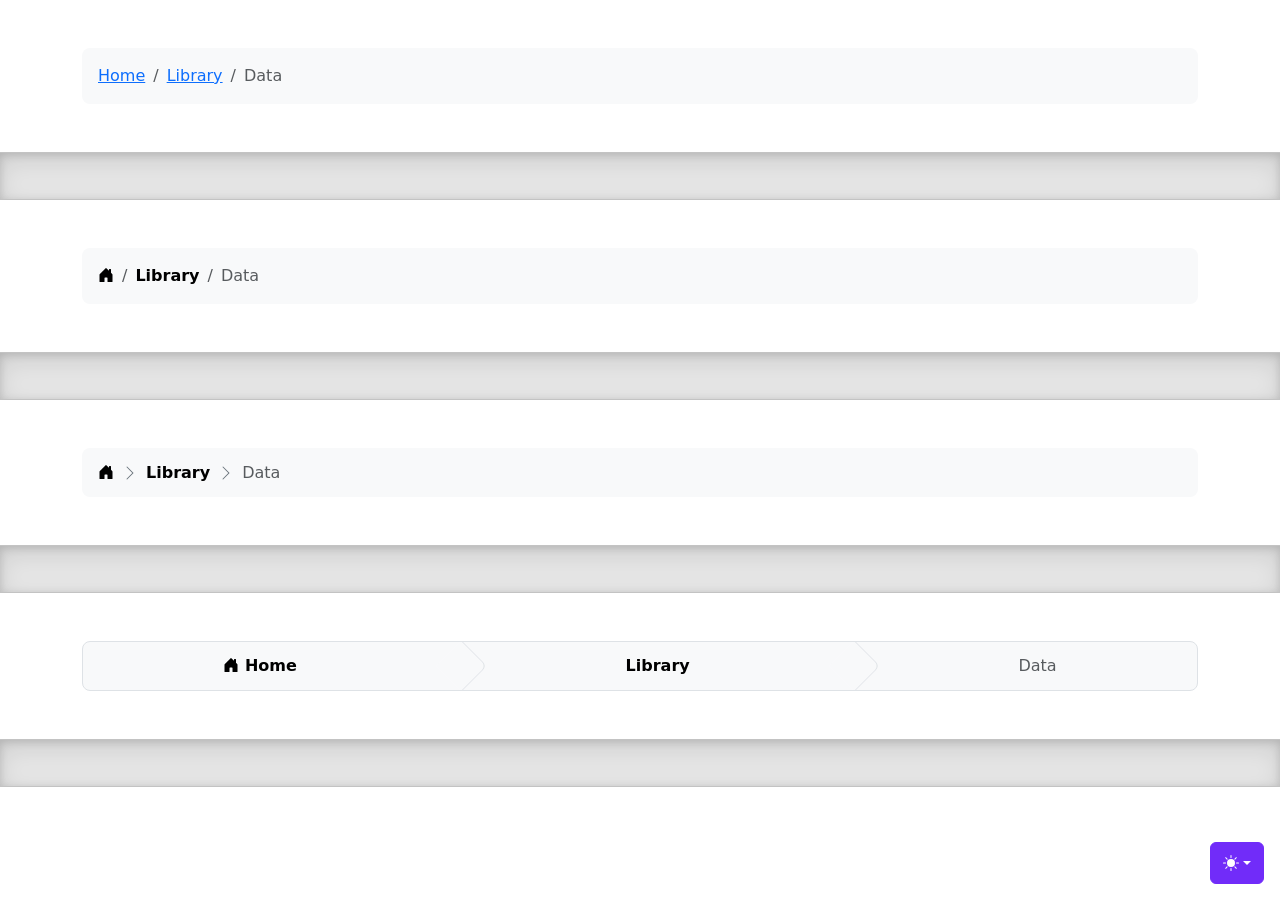
<file: assets/bootstrap-5.3.8-examples/breadcrumbs/index.html>
<!doctype html>
<html lang="en" data-bs-theme="auto">
  <head>
    <meta charset="utf-8" />
    <meta name="viewport" content="width=device-width, initial-scale=1" />
    <meta name="description" content="" />
    <meta
      name="author"
      content="Mark Otto, Jacob Thornton, and Bootstrap contributors"
    />
    <meta name="generator" content="Astro v5.13.2" />
    <title>Breadcrumbs · Bootstrap v5.3</title>
    <link
      rel="canonical"
      href="https://getbootstrap.com/docs/5.3/examples/breadcrumbs/"
    />
    <script src="../assets/js/color-modes.js"></script>
    <link href="../assets/dist/css/bootstrap.min.css" rel="stylesheet" />
    <meta name="theme-color" content="#712cf9" />
    <link href="breadcrumbs.css" rel="stylesheet" />
    <style>
      .bd-placeholder-img {
        font-size: 1.125rem;
        text-anchor: middle;
        -webkit-user-select: none;
        -moz-user-select: none;
        user-select: none;
      }
      @media (min-width: 768px) {
        .bd-placeholder-img-lg {
          font-size: 3.5rem;
        }
      }
      .b-example-divider {
        width: 100%;
        height: 3rem;
        background-color: #0000001a;
        border: solid rgba(0, 0, 0, 0.15);
        border-width: 1px 0;
        box-shadow:
          inset 0 0.5em 1.5em #0000001a,
          inset 0 0.125em 0.5em #00000026;
      }
      .b-example-vr {
        flex-shrink: 0;
        width: 1.5rem;
        height: 100vh;
      }
      .bi {
        vertical-align: -0.125em;
        fill: currentColor;
      }
      .nav-scroller {
        position: relative;
        z-index: 2;
        height: 2.75rem;
        overflow-y: hidden;
      }
      .nav-scroller .nav {
        display: flex;
        flex-wrap: nowrap;
        padding-bottom: 1rem;
        margin-top: -1px;
        overflow-x: auto;
        text-align: center;
        white-space: nowrap;
        -webkit-overflow-scrolling: touch;
      }
      .btn-bd-primary {
        --bd-violet-bg: #712cf9;
        --bd-violet-rgb: 112.520718, 44.062154, 249.437846;
        --bs-btn-font-weight: 600;
        --bs-btn-color: var(--bs-white);
        --bs-btn-bg: var(--bd-violet-bg);
        --bs-btn-border-color: var(--bd-violet-bg);
        --bs-btn-hover-color: var(--bs-white);
        --bs-btn-hover-bg: #6528e0;
        --bs-btn-hover-border-color: #6528e0;
        --bs-btn-focus-shadow-rgb: var(--bd-violet-rgb);
        --bs-btn-active-color: var(--bs-btn-hover-color);
        --bs-btn-active-bg: #5a23c8;
        --bs-btn-active-border-color: #5a23c8;
      }
      .bd-mode-toggle {
        z-index: 1500;
      }
      .bd-mode-toggle .bi {
        width: 1em;
        height: 1em;
      }
      .bd-mode-toggle .dropdown-menu .active .bi {
        display: block !important;
      }
    </style>
  </head>
  <body>
    <svg xmlns="http://www.w3.org/2000/svg" class="d-none">
      <symbol id="check2" viewBox="0 0 16 16">
        <path
          d="M13.854 3.646a.5.5 0 0 1 0 .708l-7 7a.5.5 0 0 1-.708 0l-3.5-3.5a.5.5 0 1 1 .708-.708L6.5 10.293l6.646-6.647a.5.5 0 0 1 .708 0z"
        ></path>
      </symbol>
      <symbol id="circle-half" viewBox="0 0 16 16">
        <path
          d="M8 15A7 7 0 1 0 8 1v14zm0 1A8 8 0 1 1 8 0a8 8 0 0 1 0 16z"
        ></path>
      </symbol>
      <symbol id="moon-stars-fill" viewBox="0 0 16 16">
        <path
          d="M6 .278a.768.768 0 0 1 .08.858 7.208 7.208 0 0 0-.878 3.46c0 4.021 3.278 7.277 7.318 7.277.527 0 1.04-.055 1.533-.16a.787.787 0 0 1 .81.316.733.733 0 0 1-.031.893A8.349 8.349 0 0 1 8.344 16C3.734 16 0 12.286 0 7.71 0 4.266 2.114 1.312 5.124.06A.752.752 0 0 1 6 .278z"
        ></path>
        <path
          d="M10.794 3.148a.217.217 0 0 1 .412 0l.387 1.162c.173.518.579.924 1.097 1.097l1.162.387a.217.217 0 0 1 0 .412l-1.162.387a1.734 1.734 0 0 0-1.097 1.097l-.387 1.162a.217.217 0 0 1-.412 0l-.387-1.162A1.734 1.734 0 0 0 9.31 6.593l-1.162-.387a.217.217 0 0 1 0-.412l1.162-.387a1.734 1.734 0 0 0 1.097-1.097l.387-1.162zM13.863.099a.145.145 0 0 1 .274 0l.258.774c.115.346.386.617.732.732l.774.258a.145.145 0 0 1 0 .274l-.774.258a1.156 1.156 0 0 0-.732.732l-.258.774a.145.145 0 0 1-.274 0l-.258-.774a1.156 1.156 0 0 0-.732-.732l-.774-.258a.145.145 0 0 1 0-.274l.774-.258c.346-.115.617-.386.732-.732L13.863.1z"
        ></path>
      </symbol>
      <symbol id="sun-fill" viewBox="0 0 16 16">
        <path
          d="M8 12a4 4 0 1 0 0-8 4 4 0 0 0 0 8zM8 0a.5.5 0 0 1 .5.5v2a.5.5 0 0 1-1 0v-2A.5.5 0 0 1 8 0zm0 13a.5.5 0 0 1 .5.5v2a.5.5 0 0 1-1 0v-2A.5.5 0 0 1 8 13zm8-5a.5.5 0 0 1-.5.5h-2a.5.5 0 0 1 0-1h2a.5.5 0 0 1 .5.5zM3 8a.5.5 0 0 1-.5.5h-2a.5.5 0 0 1 0-1h2A.5.5 0 0 1 3 8zm10.657-5.657a.5.5 0 0 1 0 .707l-1.414 1.415a.5.5 0 1 1-.707-.708l1.414-1.414a.5.5 0 0 1 .707 0zm-9.193 9.193a.5.5 0 0 1 0 .707L3.05 13.657a.5.5 0 0 1-.707-.707l1.414-1.414a.5.5 0 0 1 .707 0zm9.193 2.121a.5.5 0 0 1-.707 0l-1.414-1.414a.5.5 0 0 1 .707-.707l1.414 1.414a.5.5 0 0 1 0 .707zM4.464 4.465a.5.5 0 0 1-.707 0L2.343 3.05a.5.5 0 1 1 .707-.707l1.414 1.414a.5.5 0 0 1 0 .708z"
        ></path>
      </symbol>
    </svg>
    <div
      class="dropdown position-fixed bottom-0 end-0 mb-3 me-3 bd-mode-toggle"
    >
      <button
        class="btn btn-bd-primary py-2 dropdown-toggle d-flex align-items-center"
        id="bd-theme"
        type="button"
        aria-expanded="false"
        data-bs-toggle="dropdown"
        aria-label="Toggle theme (auto)"
      >
        <svg class="bi my-1 theme-icon-active" aria-hidden="true">
          <use href="#circle-half"></use>
        </svg>
        <span class="visually-hidden" id="bd-theme-text">Toggle theme</span>
      </button>
      <ul
        class="dropdown-menu dropdown-menu-end shadow"
        aria-labelledby="bd-theme-text"
      >
        <li>
          <button
            type="button"
            class="dropdown-item d-flex align-items-center"
            data-bs-theme-value="light"
            aria-pressed="false"
          >
            <svg class="bi me-2 opacity-50" aria-hidden="true">
              <use href="#sun-fill"></use>
            </svg>
            Light
            <svg class="bi ms-auto d-none" aria-hidden="true">
              <use href="#check2"></use>
            </svg>
          </button>
        </li>
        <li>
          <button
            type="button"
            class="dropdown-item d-flex align-items-center"
            data-bs-theme-value="dark"
            aria-pressed="false"
          >
            <svg class="bi me-2 opacity-50" aria-hidden="true">
              <use href="#moon-stars-fill"></use>
            </svg>
            Dark
            <svg class="bi ms-auto d-none" aria-hidden="true">
              <use href="#check2"></use>
            </svg>
          </button>
        </li>
        <li>
          <button
            type="button"
            class="dropdown-item d-flex align-items-center active"
            data-bs-theme-value="auto"
            aria-pressed="true"
          >
            <svg class="bi me-2 opacity-50" aria-hidden="true">
              <use href="#circle-half"></use>
            </svg>
            Auto
            <svg class="bi ms-auto d-none" aria-hidden="true">
              <use href="#check2"></use>
            </svg>
          </button>
        </li>
      </ul>
    </div>
    <svg xmlns="http://www.w3.org/2000/svg" class="d-none">
      <symbol id="house-door-fill" viewBox="0 0 16 16">
        <path
          d="M6.5 14.5v-3.505c0-.245.25-.495.5-.495h2c.25 0 .5.25.5.5v3.5a.5.5 0 0 0 .5.5h4a.5.5 0 0 0 .5-.5v-7a.5.5 0 0 0-.146-.354L13 5.793V2.5a.5.5 0 0 0-.5-.5h-1a.5.5 0 0 0-.5.5v1.293L8.354 1.146a.5.5 0 0 0-.708 0l-6 6A.5.5 0 0 0 1.5 7.5v7a.5.5 0 0 0 .5.5h4a.5.5 0 0 0 .5-.5z"
        ></path>
      </symbol>
    </svg>
    <div class="container my-5">
      <nav aria-label="breadcrumb">
        <ol class="breadcrumb p-3 bg-body-tertiary rounded-3">
          <li class="breadcrumb-item"><a href="#">Home</a></li>
          <li class="breadcrumb-item"><a href="#">Library</a></li>
          <li class="breadcrumb-item active" aria-current="page">Data</li>
        </ol>
      </nav>
    </div>
    <div class="b-example-divider"></div>
    <div class="container my-5">
      <nav aria-label="breadcrumb">
        <ol class="breadcrumb p-3 bg-body-tertiary rounded-3">
          <li class="breadcrumb-item">
            <a class="link-body-emphasis" href="#">
              <svg class="bi" width="16" height="16" aria-hidden="true">
                <use xlink:href="#house-door-fill"></use>
              </svg>
              <span class="visually-hidden">Home</span>
            </a>
          </li>
          <li class="breadcrumb-item">
            <a
              class="link-body-emphasis fw-semibold text-decoration-none"
              href="#"
              >Library</a
            >
          </li>
          <li class="breadcrumb-item active" aria-current="page">Data</li>
        </ol>
      </nav>
    </div>
    <div class="b-example-divider"></div>
    <div class="container my-5">
      <nav aria-label="breadcrumb">
        <ol
          class="breadcrumb breadcrumb-chevron p-3 bg-body-tertiary rounded-3"
        >
          <li class="breadcrumb-item">
            <a class="link-body-emphasis" href="#">
              <svg class="bi" width="16" height="16" aria-hidden="true">
                <use xlink:href="#house-door-fill"></use>
              </svg>
              <span class="visually-hidden">Home</span>
            </a>
          </li>
          <li class="breadcrumb-item">
            <a
              class="link-body-emphasis fw-semibold text-decoration-none"
              href="#"
              >Library</a
            >
          </li>
          <li class="breadcrumb-item active" aria-current="page">Data</li>
        </ol>
      </nav>
    </div>
    <div class="b-example-divider"></div>
    <div class="container my-5">
      <nav aria-label="breadcrumb">
        <ol
          class="breadcrumb breadcrumb-custom overflow-hidden text-center bg-body-tertiary border rounded-3"
        >
          <li class="breadcrumb-item">
            <a
              class="link-body-emphasis fw-semibold text-decoration-none"
              href="#"
            >
              <svg class="bi" width="16" height="16" aria-hidden="true">
                <use xlink:href="#house-door-fill"></use>
              </svg>
              Home
            </a>
          </li>
          <li class="breadcrumb-item">
            <a
              class="link-body-emphasis fw-semibold text-decoration-none"
              href="#"
              >Library</a
            >
          </li>
          <li class="breadcrumb-item active" aria-current="page">Data</li>
        </ol>
      </nav>
    </div>
    <div class="b-example-divider"></div>
    <script
      src="../assets/dist/js/bootstrap.bundle.min.js"
      class="astro-vvvwv3sm"
    ></script>
  </body>
</html>
</file>
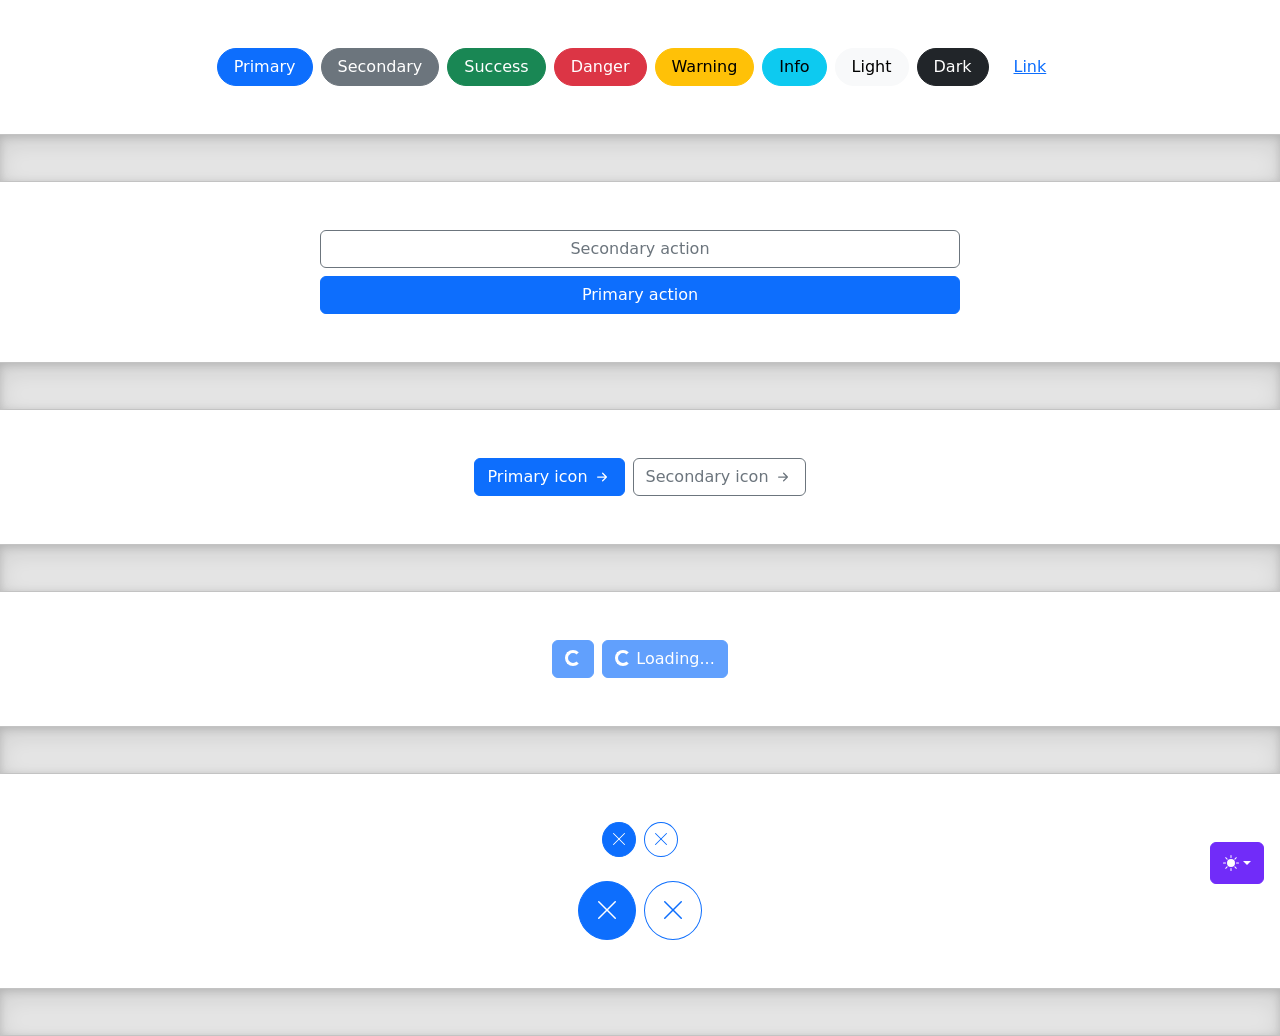
<file: assets/bootstrap-5.3.8-examples/buttons/index.html>
<!doctype html>
<html lang="en" data-bs-theme="auto">
  <head>
    <meta charset="utf-8" />
    <meta name="viewport" content="width=device-width, initial-scale=1" />
    <meta name="description" content="" />
    <meta
      name="author"
      content="Mark Otto, Jacob Thornton, and Bootstrap contributors"
    />
    <meta name="generator" content="Astro v5.13.2" />
    <title>Buttons · Bootstrap v5.3</title>
    <link
      rel="canonical"
      href="https://getbootstrap.com/docs/5.3/examples/buttons/"
    />
    <script src="../assets/js/color-modes.js"></script>
    <link href="../assets/dist/css/bootstrap.min.css" rel="stylesheet" />
    <meta name="theme-color" content="#712cf9" />
    <style>
      .bd-placeholder-img {
        font-size: 1.125rem;
        text-anchor: middle;
        -webkit-user-select: none;
        -moz-user-select: none;
        user-select: none;
      }
      @media (min-width: 768px) {
        .bd-placeholder-img-lg {
          font-size: 3.5rem;
        }
      }
      .b-example-divider {
        width: 100%;
        height: 3rem;
        background-color: #0000001a;
        border: solid rgba(0, 0, 0, 0.15);
        border-width: 1px 0;
        box-shadow:
          inset 0 0.5em 1.5em #0000001a,
          inset 0 0.125em 0.5em #00000026;
      }
      .b-example-vr {
        flex-shrink: 0;
        width: 1.5rem;
        height: 100vh;
      }
      .bi {
        vertical-align: -0.125em;
        fill: currentColor;
      }
      .nav-scroller {
        position: relative;
        z-index: 2;
        height: 2.75rem;
        overflow-y: hidden;
      }
      .nav-scroller .nav {
        display: flex;
        flex-wrap: nowrap;
        padding-bottom: 1rem;
        margin-top: -1px;
        overflow-x: auto;
        text-align: center;
        white-space: nowrap;
        -webkit-overflow-scrolling: touch;
      }
      .btn-bd-primary {
        --bd-violet-bg: #712cf9;
        --bd-violet-rgb: 112.520718, 44.062154, 249.437846;
        --bs-btn-font-weight: 600;
        --bs-btn-color: var(--bs-white);
        --bs-btn-bg: var(--bd-violet-bg);
        --bs-btn-border-color: var(--bd-violet-bg);
        --bs-btn-hover-color: var(--bs-white);
        --bs-btn-hover-bg: #6528e0;
        --bs-btn-hover-border-color: #6528e0;
        --bs-btn-focus-shadow-rgb: var(--bd-violet-rgb);
        --bs-btn-active-color: var(--bs-btn-hover-color);
        --bs-btn-active-bg: #5a23c8;
        --bs-btn-active-border-color: #5a23c8;
      }
      .bd-mode-toggle {
        z-index: 1500;
      }
      .bd-mode-toggle .bi {
        width: 1em;
        height: 1em;
      }
      .bd-mode-toggle .dropdown-menu .active .bi {
        display: block !important;
      }
    </style>
  </head>
  <body>
    <svg xmlns="http://www.w3.org/2000/svg" class="d-none">
      <symbol id="check2" viewBox="0 0 16 16">
        <path
          d="M13.854 3.646a.5.5 0 0 1 0 .708l-7 7a.5.5 0 0 1-.708 0l-3.5-3.5a.5.5 0 1 1 .708-.708L6.5 10.293l6.646-6.647a.5.5 0 0 1 .708 0z"
        ></path>
      </symbol>
      <symbol id="circle-half" viewBox="0 0 16 16">
        <path
          d="M8 15A7 7 0 1 0 8 1v14zm0 1A8 8 0 1 1 8 0a8 8 0 0 1 0 16z"
        ></path>
      </symbol>
      <symbol id="moon-stars-fill" viewBox="0 0 16 16">
        <path
          d="M6 .278a.768.768 0 0 1 .08.858 7.208 7.208 0 0 0-.878 3.46c0 4.021 3.278 7.277 7.318 7.277.527 0 1.04-.055 1.533-.16a.787.787 0 0 1 .81.316.733.733 0 0 1-.031.893A8.349 8.349 0 0 1 8.344 16C3.734 16 0 12.286 0 7.71 0 4.266 2.114 1.312 5.124.06A.752.752 0 0 1 6 .278z"
        ></path>
        <path
          d="M10.794 3.148a.217.217 0 0 1 .412 0l.387 1.162c.173.518.579.924 1.097 1.097l1.162.387a.217.217 0 0 1 0 .412l-1.162.387a1.734 1.734 0 0 0-1.097 1.097l-.387 1.162a.217.217 0 0 1-.412 0l-.387-1.162A1.734 1.734 0 0 0 9.31 6.593l-1.162-.387a.217.217 0 0 1 0-.412l1.162-.387a1.734 1.734 0 0 0 1.097-1.097l.387-1.162zM13.863.099a.145.145 0 0 1 .274 0l.258.774c.115.346.386.617.732.732l.774.258a.145.145 0 0 1 0 .274l-.774.258a1.156 1.156 0 0 0-.732.732l-.258.774a.145.145 0 0 1-.274 0l-.258-.774a1.156 1.156 0 0 0-.732-.732l-.774-.258a.145.145 0 0 1 0-.274l.774-.258c.346-.115.617-.386.732-.732L13.863.1z"
        ></path>
      </symbol>
      <symbol id="sun-fill" viewBox="0 0 16 16">
        <path
          d="M8 12a4 4 0 1 0 0-8 4 4 0 0 0 0 8zM8 0a.5.5 0 0 1 .5.5v2a.5.5 0 0 1-1 0v-2A.5.5 0 0 1 8 0zm0 13a.5.5 0 0 1 .5.5v2a.5.5 0 0 1-1 0v-2A.5.5 0 0 1 8 13zm8-5a.5.5 0 0 1-.5.5h-2a.5.5 0 0 1 0-1h2a.5.5 0 0 1 .5.5zM3 8a.5.5 0 0 1-.5.5h-2a.5.5 0 0 1 0-1h2A.5.5 0 0 1 3 8zm10.657-5.657a.5.5 0 0 1 0 .707l-1.414 1.415a.5.5 0 1 1-.707-.708l1.414-1.414a.5.5 0 0 1 .707 0zm-9.193 9.193a.5.5 0 0 1 0 .707L3.05 13.657a.5.5 0 0 1-.707-.707l1.414-1.414a.5.5 0 0 1 .707 0zm9.193 2.121a.5.5 0 0 1-.707 0l-1.414-1.414a.5.5 0 0 1 .707-.707l1.414 1.414a.5.5 0 0 1 0 .707zM4.464 4.465a.5.5 0 0 1-.707 0L2.343 3.05a.5.5 0 1 1 .707-.707l1.414 1.414a.5.5 0 0 1 0 .708z"
        ></path>
      </symbol>
    </svg>
    <div
      class="dropdown position-fixed bottom-0 end-0 mb-3 me-3 bd-mode-toggle"
    >
      <button
        class="btn btn-bd-primary py-2 dropdown-toggle d-flex align-items-center"
        id="bd-theme"
        type="button"
        aria-expanded="false"
        data-bs-toggle="dropdown"
        aria-label="Toggle theme (auto)"
      >
        <svg class="bi my-1 theme-icon-active" aria-hidden="true">
          <use href="#circle-half"></use>
        </svg>
        <span class="visually-hidden" id="bd-theme-text">Toggle theme</span>
      </button>
      <ul
        class="dropdown-menu dropdown-menu-end shadow"
        aria-labelledby="bd-theme-text"
      >
        <li>
          <button
            type="button"
            class="dropdown-item d-flex align-items-center"
            data-bs-theme-value="light"
            aria-pressed="false"
          >
            <svg class="bi me-2 opacity-50" aria-hidden="true">
              <use href="#sun-fill"></use>
            </svg>
            Light
            <svg class="bi ms-auto d-none" aria-hidden="true">
              <use href="#check2"></use>
            </svg>
          </button>
        </li>
        <li>
          <button
            type="button"
            class="dropdown-item d-flex align-items-center"
            data-bs-theme-value="dark"
            aria-pressed="false"
          >
            <svg class="bi me-2 opacity-50" aria-hidden="true">
              <use href="#moon-stars-fill"></use>
            </svg>
            Dark
            <svg class="bi ms-auto d-none" aria-hidden="true">
              <use href="#check2"></use>
            </svg>
          </button>
        </li>
        <li>
          <button
            type="button"
            class="dropdown-item d-flex align-items-center active"
            data-bs-theme-value="auto"
            aria-pressed="true"
          >
            <svg class="bi me-2 opacity-50" aria-hidden="true">
              <use href="#circle-half"></use>
            </svg>
            Auto
            <svg class="bi ms-auto d-none" aria-hidden="true">
              <use href="#check2"></use>
            </svg>
          </button>
        </li>
      </ul>
    </div>
    <svg xmlns="http://www.w3.org/2000/svg" class="d-none">
      <symbol id="arrow-right-short" viewBox="0 0 16 16">
        <path
          fill-rule="evenodd"
          d="M4 8a.5.5 0 0 1 .5-.5h5.793L8.146 5.354a.5.5 0 1 1 .708-.708l3 3a.5.5 0 0 1 0 .708l-3 3a.5.5 0 0 1-.708-.708L10.293 8.5H4.5A.5.5 0 0 1 4 8z"
        ></path>
      </symbol>
      <symbol id="x-lg" viewBox="0 0 16 16">
        <path
          fill-rule="evenodd"
          d="M13.854 2.146a.5.5 0 0 1 0 .708l-11 11a.5.5 0 0 1-.708-.708l11-11a.5.5 0 0 1 .708 0Z"
        ></path>
        <path
          fill-rule="evenodd"
          d="M2.146 2.146a.5.5 0 0 0 0 .708l11 11a.5.5 0 0 0 .708-.708l-11-11a.5.5 0 0 0-.708 0Z"
        ></path>
      </symbol>
    </svg>
    <div class="d-flex gap-2 justify-content-center py-5">
      <button class="btn btn-primary rounded-pill px-3" type="button">
        Primary
      </button>
      <button class="btn btn-secondary rounded-pill px-3" type="button">
        Secondary
      </button>
      <button class="btn btn-success rounded-pill px-3" type="button">
        Success
      </button>
      <button class="btn btn-danger rounded-pill px-3" type="button">
        Danger
      </button>
      <button class="btn btn-warning rounded-pill px-3" type="button">
        Warning
      </button>
      <button class="btn btn-info rounded-pill px-3" type="button">Info</button>
      <button class="btn btn-light rounded-pill px-3" type="button">
        Light
      </button>
      <button class="btn btn-dark rounded-pill px-3" type="button">Dark</button>
      <button class="btn btn-link rounded-pill px-3" type="button">Link</button>
    </div>
    <div class="b-example-divider"></div>
    <div class="col-lg-6 col-xxl-4 my-5 mx-auto">
      <div class="d-grid gap-2">
        <button class="btn btn-outline-secondary" type="button">
          Secondary action
        </button>
        <button class="btn btn-primary" type="button">Primary action</button>
      </div>
    </div>
    <div class="b-example-divider"></div>
    <div class="d-flex gap-2 justify-content-center py-5">
      <button
        class="btn btn-primary d-inline-flex align-items-center"
        type="button"
      >
        Primary icon
        <svg class="bi ms-1" width="20" height="20" aria-hidden="true">
          <use xlink:href="#arrow-right-short"></use>
        </svg>
      </button>
      <button
        class="btn btn-outline-secondary d-inline-flex align-items-center"
        type="button"
      >
        Secondary icon
        <svg class="bi ms-1" width="20" height="20" aria-hidden="true">
          <use xlink:href="#arrow-right-short"></use>
        </svg>
      </button>
    </div>
    <div class="b-example-divider"></div>
    <div class="d-flex gap-2 justify-content-center py-5">
      <button class="btn btn-primary" type="button" disabled>
        <span
          class="spinner-border spinner-border-sm"
          aria-hidden="true"
        ></span>
        <span class="visually-hidden" role="status">Loading...</span>
      </button>
      <button class="btn btn-primary" type="button" disabled>
        <span
          class="spinner-border spinner-border-sm"
          aria-hidden="true"
        ></span>
        <span role="status">Loading...</span>
      </button>
    </div>
    <div class="b-example-divider"></div>
    <div class="d-flex gap-2 justify-content-center pt-5 pb-4">
      <button class="btn btn-primary rounded-circle p-2 lh-1" type="button">
        <svg class="bi" width="16" height="16" aria-hidden="true">
          <use xlink:href="#x-lg"></use>
        </svg>
        <span class="visually-hidden">Dismiss</span>
      </button>
      <button
        class="btn btn-outline-primary rounded-circle p-2 lh-1"
        type="button"
      >
        <svg class="bi" width="16" height="16" aria-hidden="true">
          <use xlink:href="#x-lg"></use>
        </svg>
        <span class="visually-hidden">Dismiss</span>
      </button>
    </div>
    <div class="d-flex gap-2 justify-content-center pb-5">
      <button class="btn btn-primary rounded-circle p-3 lh-1" type="button">
        <svg class="bi" width="24" height="24" aria-hidden="true">
          <use xlink:href="#x-lg"></use>
        </svg>
        <span class="visually-hidden">Dismiss</span>
      </button>
      <button
        class="btn btn-outline-primary rounded-circle p-3 lh-1"
        type="button"
      >
        <svg class="bi" width="24" height="24" aria-hidden="true">
          <use xlink:href="#x-lg"></use>
        </svg>
        <span class="visually-hidden">Dismiss</span>
      </button>
    </div>
    <div class="b-example-divider"></div>
    <script
      src="../assets/dist/js/bootstrap.bundle.min.js"
      class="astro-vvvwv3sm"
    ></script>
  </body>
</html>
</file>
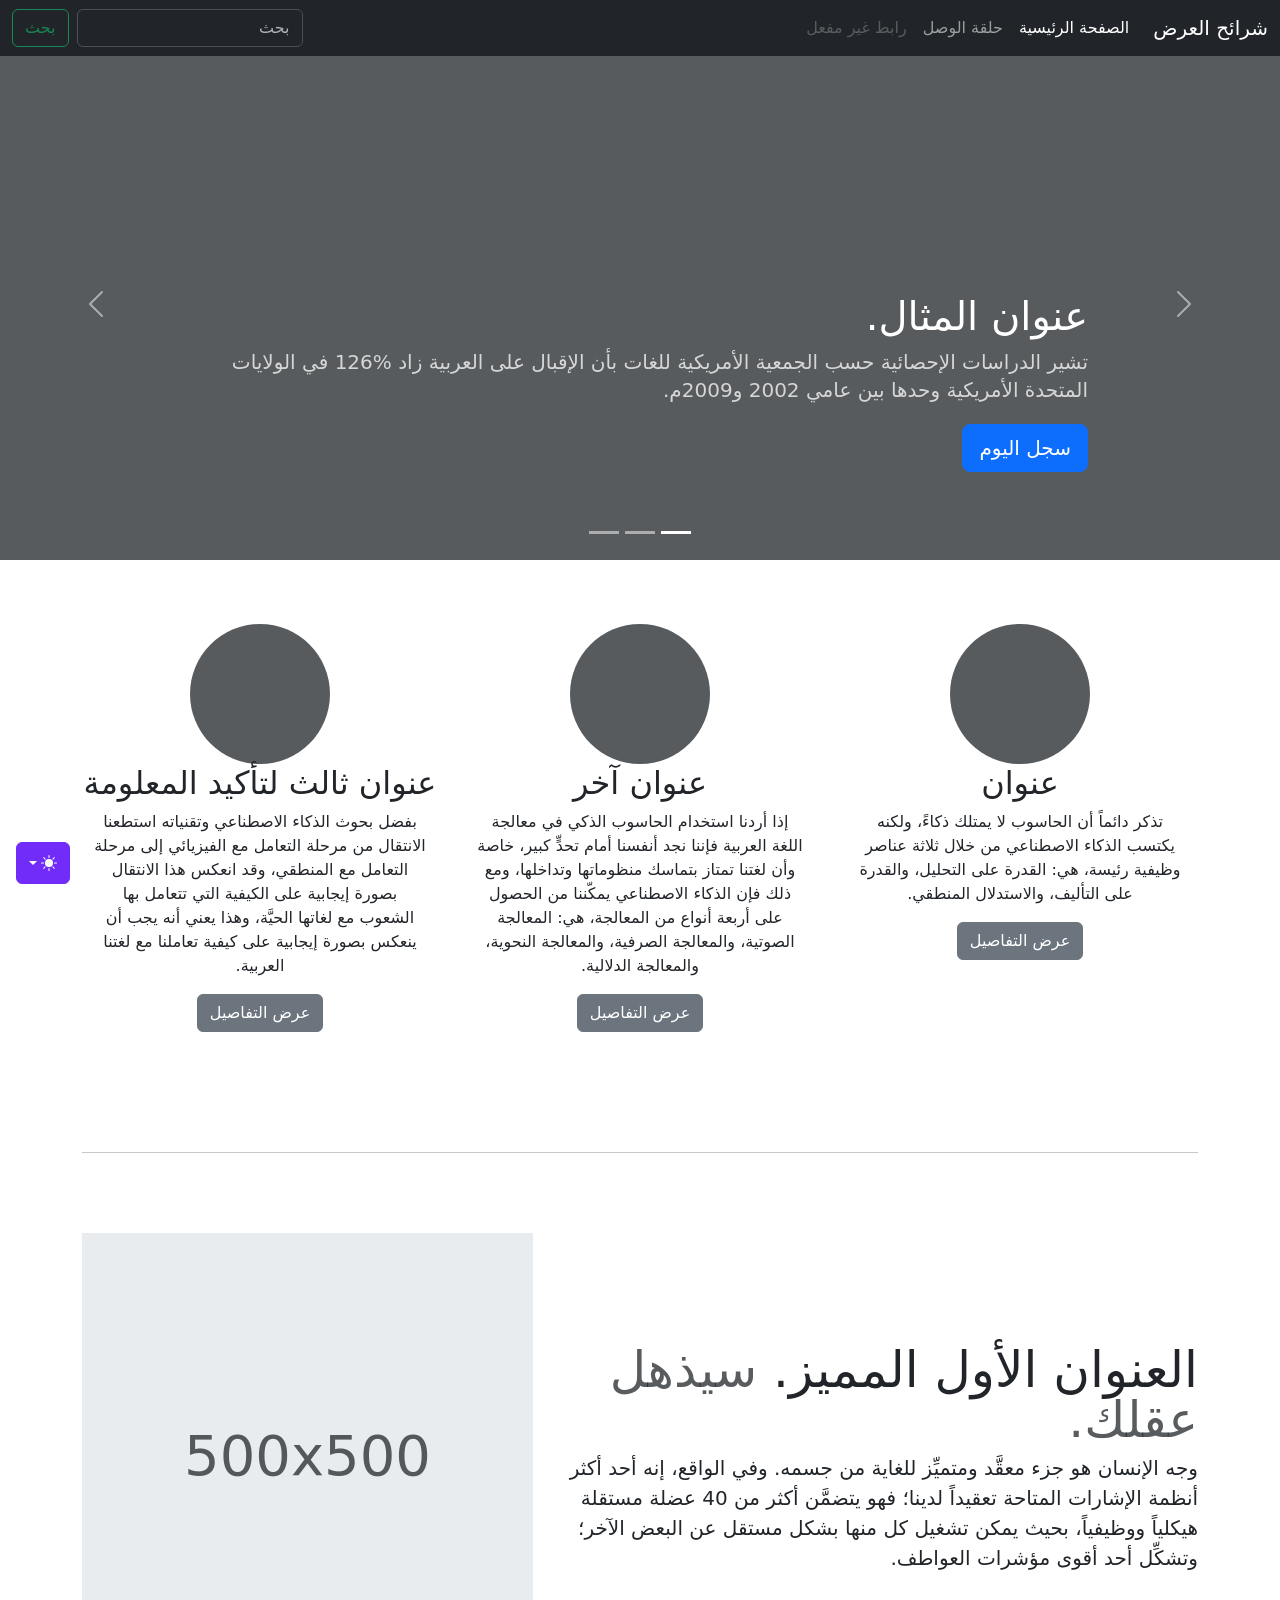
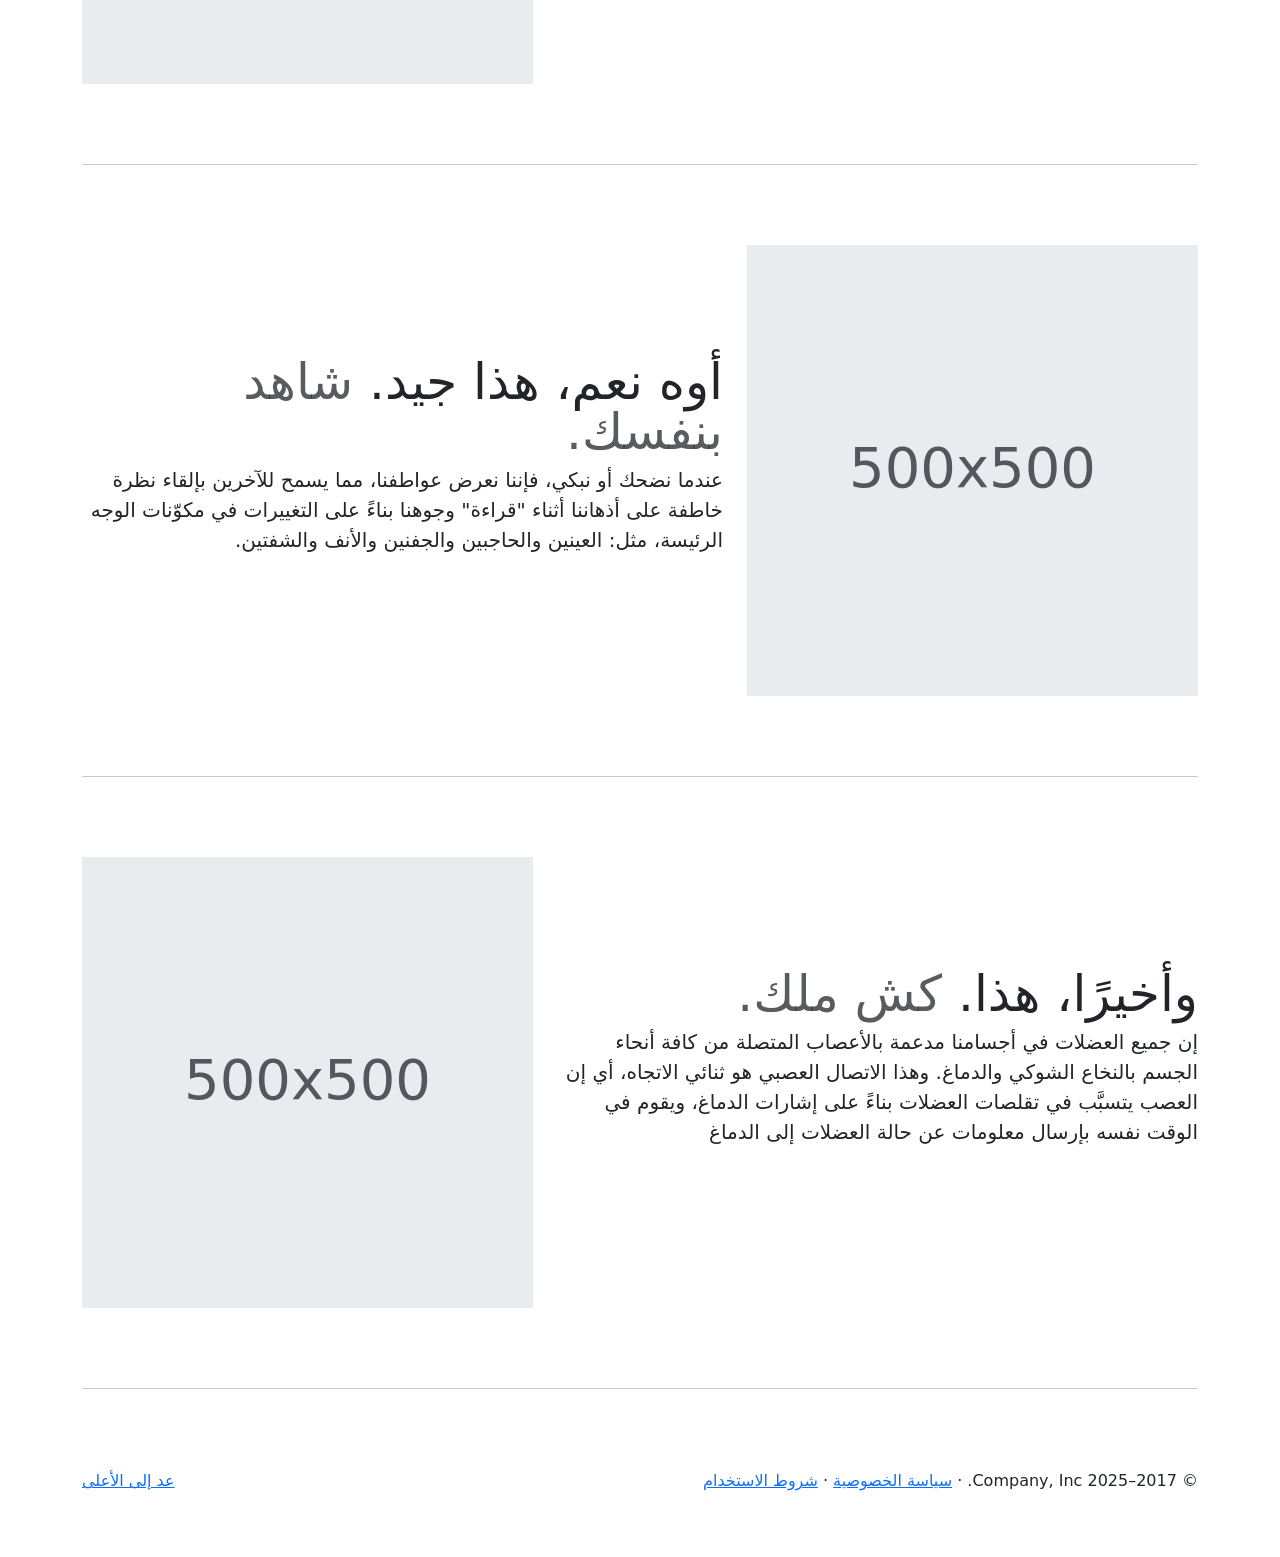
<file: assets/bootstrap-5.3.8-examples/carousel-rtl/index.html>
<!doctype html>
<html lang="ar" dir="rtl" data-bs-theme="auto">
  <head>
    <meta charset="utf-8" />
    <meta name="viewport" content="width=device-width, initial-scale=1" />
    <meta name="description" content="" />
    <meta
      name="author"
      content="Mark Otto, Jacob Thornton, and Bootstrap contributors"
    />
    <meta name="generator" content="Astro v5.13.2" />
    <title>قالب شرائح العرض · Bootstrap v5.3</title>
    <link
      rel="canonical"
      href="https://getbootstrap.com/docs/5.3/examples/carousel-rtl/"
    />
    <script src="../assets/js/color-modes.js"></script>
    <link href="../assets/dist/css/bootstrap.rtl.min.css" rel="stylesheet" />
    <meta name="theme-color" content="#712cf9" />
    <link href="../carousel/carousel.rtl.css" rel="stylesheet" />
    <style>
      .bd-placeholder-img {
        font-size: 1.125rem;
        text-anchor: middle;
        -webkit-user-select: none;
        -moz-user-select: none;
        user-select: none;
      }
      @media (min-width: 768px) {
        .bd-placeholder-img-lg {
          font-size: 3.5rem;
        }
      }
      .b-example-divider {
        width: 100%;
        height: 3rem;
        background-color: #0000001a;
        border: solid rgba(0, 0, 0, 0.15);
        border-width: 1px 0;
        box-shadow:
          inset 0 0.5em 1.5em #0000001a,
          inset 0 0.125em 0.5em #00000026;
      }
      .b-example-vr {
        flex-shrink: 0;
        width: 1.5rem;
        height: 100vh;
      }
      .bi {
        vertical-align: -0.125em;
        fill: currentColor;
      }
      .nav-scroller {
        position: relative;
        z-index: 2;
        height: 2.75rem;
        overflow-y: hidden;
      }
      .nav-scroller .nav {
        display: flex;
        flex-wrap: nowrap;
        padding-bottom: 1rem;
        margin-top: -1px;
        overflow-x: auto;
        text-align: center;
        white-space: nowrap;
        -webkit-overflow-scrolling: touch;
      }
      .btn-bd-primary {
        --bd-violet-bg: #712cf9;
        --bd-violet-rgb: 112.520718, 44.062154, 249.437846;
        --bs-btn-font-weight: 600;
        --bs-btn-color: var(--bs-white);
        --bs-btn-bg: var(--bd-violet-bg);
        --bs-btn-border-color: var(--bd-violet-bg);
        --bs-btn-hover-color: var(--bs-white);
        --bs-btn-hover-bg: #6528e0;
        --bs-btn-hover-border-color: #6528e0;
        --bs-btn-focus-shadow-rgb: var(--bd-violet-rgb);
        --bs-btn-active-color: var(--bs-btn-hover-color);
        --bs-btn-active-bg: #5a23c8;
        --bs-btn-active-border-color: #5a23c8;
      }
      .bd-mode-toggle {
        z-index: 1500;
      }
      .bd-mode-toggle .bi {
        width: 1em;
        height: 1em;
      }
      .bd-mode-toggle .dropdown-menu .active .bi {
        display: block !important;
      }
    </style>
  </head>
  <body>
    <svg xmlns="http://www.w3.org/2000/svg" class="d-none">
      <symbol id="check2" viewBox="0 0 16 16">
        <path
          d="M13.854 3.646a.5.5 0 0 1 0 .708l-7 7a.5.5 0 0 1-.708 0l-3.5-3.5a.5.5 0 1 1 .708-.708L6.5 10.293l6.646-6.647a.5.5 0 0 1 .708 0z"
        ></path>
      </symbol>
      <symbol id="circle-half" viewBox="0 0 16 16">
        <path
          d="M8 15A7 7 0 1 0 8 1v14zm0 1A8 8 0 1 1 8 0a8 8 0 0 1 0 16z"
        ></path>
      </symbol>
      <symbol id="moon-stars-fill" viewBox="0 0 16 16">
        <path
          d="M6 .278a.768.768 0 0 1 .08.858 7.208 7.208 0 0 0-.878 3.46c0 4.021 3.278 7.277 7.318 7.277.527 0 1.04-.055 1.533-.16a.787.787 0 0 1 .81.316.733.733 0 0 1-.031.893A8.349 8.349 0 0 1 8.344 16C3.734 16 0 12.286 0 7.71 0 4.266 2.114 1.312 5.124.06A.752.752 0 0 1 6 .278z"
        ></path>
        <path
          d="M10.794 3.148a.217.217 0 0 1 .412 0l.387 1.162c.173.518.579.924 1.097 1.097l1.162.387a.217.217 0 0 1 0 .412l-1.162.387a1.734 1.734 0 0 0-1.097 1.097l-.387 1.162a.217.217 0 0 1-.412 0l-.387-1.162A1.734 1.734 0 0 0 9.31 6.593l-1.162-.387a.217.217 0 0 1 0-.412l1.162-.387a1.734 1.734 0 0 0 1.097-1.097l.387-1.162zM13.863.099a.145.145 0 0 1 .274 0l.258.774c.115.346.386.617.732.732l.774.258a.145.145 0 0 1 0 .274l-.774.258a1.156 1.156 0 0 0-.732.732l-.258.774a.145.145 0 0 1-.274 0l-.258-.774a1.156 1.156 0 0 0-.732-.732l-.774-.258a.145.145 0 0 1 0-.274l.774-.258c.346-.115.617-.386.732-.732L13.863.1z"
        ></path>
      </symbol>
      <symbol id="sun-fill" viewBox="0 0 16 16">
        <path
          d="M8 12a4 4 0 1 0 0-8 4 4 0 0 0 0 8zM8 0a.5.5 0 0 1 .5.5v2a.5.5 0 0 1-1 0v-2A.5.5 0 0 1 8 0zm0 13a.5.5 0 0 1 .5.5v2a.5.5 0 0 1-1 0v-2A.5.5 0 0 1 8 13zm8-5a.5.5 0 0 1-.5.5h-2a.5.5 0 0 1 0-1h2a.5.5 0 0 1 .5.5zM3 8a.5.5 0 0 1-.5.5h-2a.5.5 0 0 1 0-1h2A.5.5 0 0 1 3 8zm10.657-5.657a.5.5 0 0 1 0 .707l-1.414 1.415a.5.5 0 1 1-.707-.708l1.414-1.414a.5.5 0 0 1 .707 0zm-9.193 9.193a.5.5 0 0 1 0 .707L3.05 13.657a.5.5 0 0 1-.707-.707l1.414-1.414a.5.5 0 0 1 .707 0zm9.193 2.121a.5.5 0 0 1-.707 0l-1.414-1.414a.5.5 0 0 1 .707-.707l1.414 1.414a.5.5 0 0 1 0 .707zM4.464 4.465a.5.5 0 0 1-.707 0L2.343 3.05a.5.5 0 1 1 .707-.707l1.414 1.414a.5.5 0 0 1 0 .708z"
        ></path>
      </symbol>
    </svg>
    <div
      class="dropdown position-fixed bottom-0 end-0 mb-3 me-3 bd-mode-toggle"
    >
      <button
        class="btn btn-bd-primary py-2 dropdown-toggle d-flex align-items-center"
        id="bd-theme"
        type="button"
        aria-expanded="false"
        data-bs-toggle="dropdown"
        aria-label="Toggle theme (auto)"
      >
        <svg class="bi my-1 theme-icon-active" aria-hidden="true">
          <use href="#circle-half"></use>
        </svg>
        <span class="visually-hidden" id="bd-theme-text">Toggle theme</span>
      </button>
      <ul
        class="dropdown-menu dropdown-menu-end shadow"
        aria-labelledby="bd-theme-text"
      >
        <li>
          <button
            type="button"
            class="dropdown-item d-flex align-items-center"
            data-bs-theme-value="light"
            aria-pressed="false"
          >
            <svg class="bi me-2 opacity-50" aria-hidden="true">
              <use href="#sun-fill"></use>
            </svg>
            Light
            <svg class="bi ms-auto d-none" aria-hidden="true">
              <use href="#check2"></use>
            </svg>
          </button>
        </li>
        <li>
          <button
            type="button"
            class="dropdown-item d-flex align-items-center"
            data-bs-theme-value="dark"
            aria-pressed="false"
          >
            <svg class="bi me-2 opacity-50" aria-hidden="true">
              <use href="#moon-stars-fill"></use>
            </svg>
            Dark
            <svg class="bi ms-auto d-none" aria-hidden="true">
              <use href="#check2"></use>
            </svg>
          </button>
        </li>
        <li>
          <button
            type="button"
            class="dropdown-item d-flex align-items-center active"
            data-bs-theme-value="auto"
            aria-pressed="true"
          >
            <svg class="bi me-2 opacity-50" aria-hidden="true">
              <use href="#circle-half"></use>
            </svg>
            Auto
            <svg class="bi ms-auto d-none" aria-hidden="true">
              <use href="#check2"></use>
            </svg>
          </button>
        </li>
      </ul>
    </div>
    <header data-bs-theme="dark">
      <nav class="navbar navbar-expand-md navbar-dark fixed-top bg-dark">
        <div class="container-fluid">
          <a class="navbar-brand" href="#">شرائح العرض</a>
          <button
            class="navbar-toggler"
            type="button"
            data-bs-toggle="collapse"
            data-bs-target="#navbarCollapse"
            aria-controls="navbarCollapse"
            aria-expanded="false"
            aria-label="تبديل التنقل"
          >
            <span class="navbar-toggler-icon"></span>
          </button>
          <div class="collapse navbar-collapse" id="navbarCollapse">
            <ul class="navbar-nav me-auto mb-2 mb-md-0">
              <li class="nav-item">
                <a class="nav-link active" aria-current="page" href="#"
                  >الصفحة الرئيسية</a
                >
              </li>
              <li class="nav-item">
                <a class="nav-link" href="#">حلقة الوصل</a>
              </li>
              <li class="nav-item">
                <a class="nav-link disabled" aria-disabled="true"
                  >رابط غير مفعل</a
                >
              </li>
            </ul>
            <form class="d-flex" role="search">
              <input
                class="form-control me-2"
                type="search"
                placeholder="بحث"
                aria-label="بحث"
              />
              <button class="btn btn-outline-success" type="submit">بحث</button>
            </form>
          </div>
        </div>
      </nav>
    </header>
    <main>
      <div id="myCarousel" class="carousel slide mb-6" data-bs-ride="carousel">
        <div class="carousel-indicators">
          <button
            type="button"
            data-bs-target="#myCarousel"
            data-bs-slide-to="0"
            class="active"
            aria-current="true"
            aria-label="Slide 1"
          ></button>
          <button
            type="button"
            data-bs-target="#myCarousel"
            data-bs-slide-to="1"
            aria-label="Slide 2"
          ></button>
          <button
            type="button"
            data-bs-target="#myCarousel"
            data-bs-slide-to="2"
            aria-label="Slide 3"
          ></button>
        </div>
        <div class="carousel-inner">
          <div class="carousel-item active">
            <svg
              aria-hidden="true"
              class="bd-placeholder-img"
              height="100%"
              preserveAspectRatio="xMidYMid slice"
              width="100%"
              xmlns="http://www.w3.org/2000/svg"
            >
              <rect
                width="100%"
                height="100%"
                fill="var(--bs-secondary-color)"
              ></rect>
            </svg>
            <div class="container">
              <div class="carousel-caption text-start">
                <h1>عنوان المثال.</h1>
                <p class="opacity-75">
                  تشير الدراسات الإحصائية حسب الجمعية الأمريكية للغات بأن
                  الإقبال على العربية زاد %126 في الولايات المتحدة الأمريكية
                  وحدها بين عامي 2002 و2009م.
                </p>
                <p><a class="btn btn-lg btn-primary" href="#">سجل اليوم</a></p>
              </div>
            </div>
          </div>
          <div class="carousel-item">
            <svg
              aria-hidden="true"
              class="bd-placeholder-img"
              height="100%"
              preserveAspectRatio="xMidYMid slice"
              width="100%"
              xmlns="http://www.w3.org/2000/svg"
            >
              <rect
                width="100%"
                height="100%"
                fill="var(--bs-secondary-color)"
              ></rect>
            </svg>
            <div class="container">
              <div class="carousel-caption">
                <h1>عنوان مثال آخر.</h1>
                <p>
                  حسب المجلس الثقافي البريطاني فإن تعليم الإنجليزية داخل
                  بريطانيا يسهم في تعزيز اقتصادها بما يتجاوز ملياري جنيه سنوياً،
                  كما أنه وفر أكثر من 26 ألف وظيفة.
                </p>
                <p><a class="btn btn-lg btn-primary" href="#">أعرف أكثر</a></p>
              </div>
            </div>
          </div>
          <div class="carousel-item">
            <svg
              aria-hidden="true"
              class="bd-placeholder-img"
              height="100%"
              preserveAspectRatio="xMidYMid slice"
              width="100%"
              xmlns="http://www.w3.org/2000/svg"
            >
              <rect
                width="100%"
                height="100%"
                fill="var(--bs-secondary-color)"
              ></rect>
            </svg>
            <div class="container">
              <div class="carousel-caption text-end">
                <h1>واحد أكثر لقياس جيد.</h1>
                <p>
                  الإحصاءات لحجم الاستثمار اللغوي خارج بريطانيا تتفاوت من سنة
                  لأخرى إلا أن المدير التنفيذي للمجلس الثقافي البريطاني إدي
                  بايرز يرى أن استثمار تعليم الإنجليزية في الخارج لا يحسب على
                  المستوى المالي فحسب بل على المستوى السياسي أيضاً.
                </p>
                <p>
                  <a class="btn btn-lg btn-primary" href="#">تصفح المعرض</a>
                </p>
              </div>
            </div>
          </div>
        </div>
        <button
          class="carousel-control-prev"
          type="button"
          data-bs-target="#myCarousel"
          data-bs-slide="prev"
        >
          <span class="carousel-control-prev-icon" aria-hidden="true"></span>
          <span class="visually-hidden">السابق</span>
        </button>
        <button
          class="carousel-control-next"
          type="button"
          data-bs-target="#myCarousel"
          data-bs-slide="next"
        >
          <span class="carousel-control-next-icon" aria-hidden="true"></span>
          <span class="visually-hidden">التالي</span>
        </button>
      </div>
      <!-- Marketing messaging and featurettes
  ================================================== -->
      <!-- Wrap the rest of the page in another container to center all the content. -->
      <div class="container marketing">
        <!-- Three columns of text below the carousel -->
        <div class="row">
          <div class="col-lg-4">
            <svg
              aria-label="Placeholder"
              class="bd-placeholder-img rounded-circle"
              height="140"
              preserveAspectRatio="xMidYMid slice"
              role="img"
              width="140"
              xmlns="http://www.w3.org/2000/svg"
            >
              <title>Placeholder</title>
              <rect
                width="100%"
                height="100%"
                fill="var(--bs-secondary-color)"
              ></rect>
            </svg>
            <h2 class="fw-normal">عنوان</h2>
            <p>
              تذكر دائماً أن الحاسوب لا يمتلك ذكاءً، ولكنه يكتسب الذكاء
              الاصطناعي من خلال ثلاثة عناصر وظيفية رئيسة، هي: القدرة على
              التحليل، والقدرة على التأليف، والاستدلال المنطقي.
            </p>
            <p><a class="btn btn-secondary" href="#">عرض التفاصيل</a></p>
          </div>
          <!-- /.col-lg-4 -->
          <div class="col-lg-4">
            <svg
              aria-label="Placeholder"
              class="bd-placeholder-img rounded-circle"
              height="140"
              preserveAspectRatio="xMidYMid slice"
              role="img"
              width="140"
              xmlns="http://www.w3.org/2000/svg"
            >
              <title>Placeholder</title>
              <rect
                width="100%"
                height="100%"
                fill="var(--bs-secondary-color)"
              ></rect>
            </svg>
            <h2 class="fw-normal">عنوان آخر</h2>
            <p>
              إذا أردنا استخدام الحاسوب الذكي في معالجة اللغة العربية فإننا نجد
              أنفسنا أمام تحدٍّ كبير، خاصة وأن لغتنا تمتاز بتماسك منظوماتها
              وتداخلها، ومع ذلك فإن الذكاء الاصطناعي يمكّننا من الحصول على أربعة
              أنواع من المعالجة، هي: المعالجة الصوتية، والمعالجة الصرفية،
              والمعالجة النحوية، والمعالجة الدلالية.
            </p>
            <p><a class="btn btn-secondary" href="#">عرض التفاصيل</a></p>
          </div>
          <!-- /.col-lg-4 -->
          <div class="col-lg-4">
            <svg
              aria-label="Placeholder"
              class="bd-placeholder-img rounded-circle"
              height="140"
              preserveAspectRatio="xMidYMid slice"
              role="img"
              width="140"
              xmlns="http://www.w3.org/2000/svg"
            >
              <title>Placeholder</title>
              <rect
                width="100%"
                height="100%"
                fill="var(--bs-secondary-color)"
              ></rect>
            </svg>
            <h2 class="fw-normal">عنوان ثالث لتأكيد المعلومة</h2>
            <p>
              بفضل بحوث الذكاء الاصطناعي وتقنياته استطعنا الانتقال من مرحلة
              التعامل مع الفيزيائي إلى مرحلة التعامل مع المنطقي، وقد انعكس هذا
              الانتقال بصورة إيجابية على الكيفية التي تتعامل بها الشعوب مع
              لغاتها الحيَّة، وهذا يعني أنه يجب أن ينعكس بصورة إيجابية على كيفية
              تعاملنا مع لغتنا العربية.
            </p>
            <p><a class="btn btn-secondary" href="#">عرض التفاصيل</a></p>
          </div>
          <!-- /.col-lg-4 -->
        </div>
        <!-- /.row -->
        <!-- START THE FEATURETTES -->
        <hr class="featurette-divider" />
        <div class="row featurette">
          <div class="col-md-7">
            <h2 class="featurette-heading fw-normal lh-1">
              العنوان الأول المميز.
              <span class="text-body-secondary"> سيذهل عقلك. </span>
            </h2>
            <p class="lead">
              وجه الإنسان هو جزء معقَّد ومتميِّز للغاية من جسمه. وفي الواقع، إنه
              أحد أكثر أنظمة الإشارات المتاحة تعقيداً لدينا؛ فهو يتضمَّن أكثر من
              40 عضلة مستقلة هيكلياً ووظيفياً، بحيث يمكن تشغيل كل منها بشكل
              مستقل عن البعض الآخر؛ وتشكِّل أحد أقوى مؤشرات العواطف.
            </p>
          </div>
          <div class="col-md-5">
            <svg
              aria-label="Placeholder: 500x500"
              class="bd-placeholder-img bd-placeholder-img-lg featurette-image img-fluid mx-auto"
              height="500"
              preserveAspectRatio="xMidYMid slice"
              role="img"
              width="500"
              xmlns="http://www.w3.org/2000/svg"
            >
              <title>Placeholder</title>
              <rect
                width="100%"
                height="100%"
                fill="var(--bs-secondary-bg)"
              ></rect>
              <text x="50%" y="50%" fill="var(--bs-secondary-color)" dy=".3em">
                500x500
              </text>
            </svg>
          </div>
        </div>
        <hr class="featurette-divider" />
        <div class="row featurette">
          <div class="col-md-7 order-md-2">
            <h2 class="featurette-heading fw-normal lh-1">
              أوه نعم، هذا جيد.
              <span class="text-body-secondary"> شاهد بنفسك. </span>
            </h2>
            <p class="lead">
              عندما نضحك أو نبكي، فإننا نعرض عواطفنا، مما يسمح للآخرين بإلقاء
              نظرة خاطفة على أذهاننا أثناء "قراءة" وجوهنا بناءً على التغييرات في
              مكوّنات الوجه الرئيسة، مثل: العينين والحاجبين والجفنين والأنف
              والشفتين.
            </p>
          </div>
          <div class="col-md-5 order-md-1">
            <svg
              aria-label="Placeholder: 500x500"
              class="bd-placeholder-img bd-placeholder-img-lg featurette-image img-fluid mx-auto"
              height="500"
              preserveAspectRatio="xMidYMid slice"
              role="img"
              width="500"
              xmlns="http://www.w3.org/2000/svg"
            >
              <title>Placeholder</title>
              <rect
                width="100%"
                height="100%"
                fill="var(--bs-secondary-bg)"
              ></rect>
              <text x="50%" y="50%" fill="var(--bs-secondary-color)" dy=".3em">
                500x500
              </text>
            </svg>
          </div>
        </div>
        <hr class="featurette-divider" />
        <div class="row featurette">
          <div class="col-md-7">
            <h2 class="featurette-heading fw-normal lh-1">
              وأخيرًا، هذا. <span class="text-body-secondary"> كش ملك. </span>
            </h2>
            <p class="lead">
              إن جميع العضلات في أجسامنا مدعمة بالأعصاب المتصلة من كافة أنحاء
              الجسم بالنخاع الشوكي والدماغ. وهذا الاتصال العصبي هو ثنائي
              الاتجاه، أي إن العصب يتسبَّب في تقلصات العضلات بناءً على إشارات
              الدماغ، ويقوم في الوقت نفسه بإرسال معلومات عن حالة العضلات إلى
              الدماغ
            </p>
          </div>
          <div class="col-md-5">
            <svg
              aria-label="Placeholder: 500x500"
              class="bd-placeholder-img bd-placeholder-img-lg featurette-image img-fluid mx-auto"
              height="500"
              preserveAspectRatio="xMidYMid slice"
              role="img"
              width="500"
              xmlns="http://www.w3.org/2000/svg"
            >
              <title>Placeholder</title>
              <rect
                width="100%"
                height="100%"
                fill="var(--bs-secondary-bg)"
              ></rect>
              <text x="50%" y="50%" fill="var(--bs-secondary-color)" dy=".3em">
                500x500
              </text>
            </svg>
          </div>
        </div>
        <hr class="featurette-divider" />
        <!-- /END THE FEATURETTES -->
      </div>
      <!-- /.container -->
      <!-- FOOTER -->
      <footer class="container">
        <p class="float-end"><a href="#">عد إلى الأعلى</a></p>
        <p>
          &copy; 2017–2025 Company, Inc. &middot;
          <a href="#">سياسة الخصوصية</a> &middot; <a href="#">شروط الاستخدام</a>
        </p>
      </footer>
    </main>
    <script
      src="../assets/dist/js/bootstrap.bundle.min.js"
      class="astro-vvvwv3sm"
    ></script>
  </body>
</html>
</file>
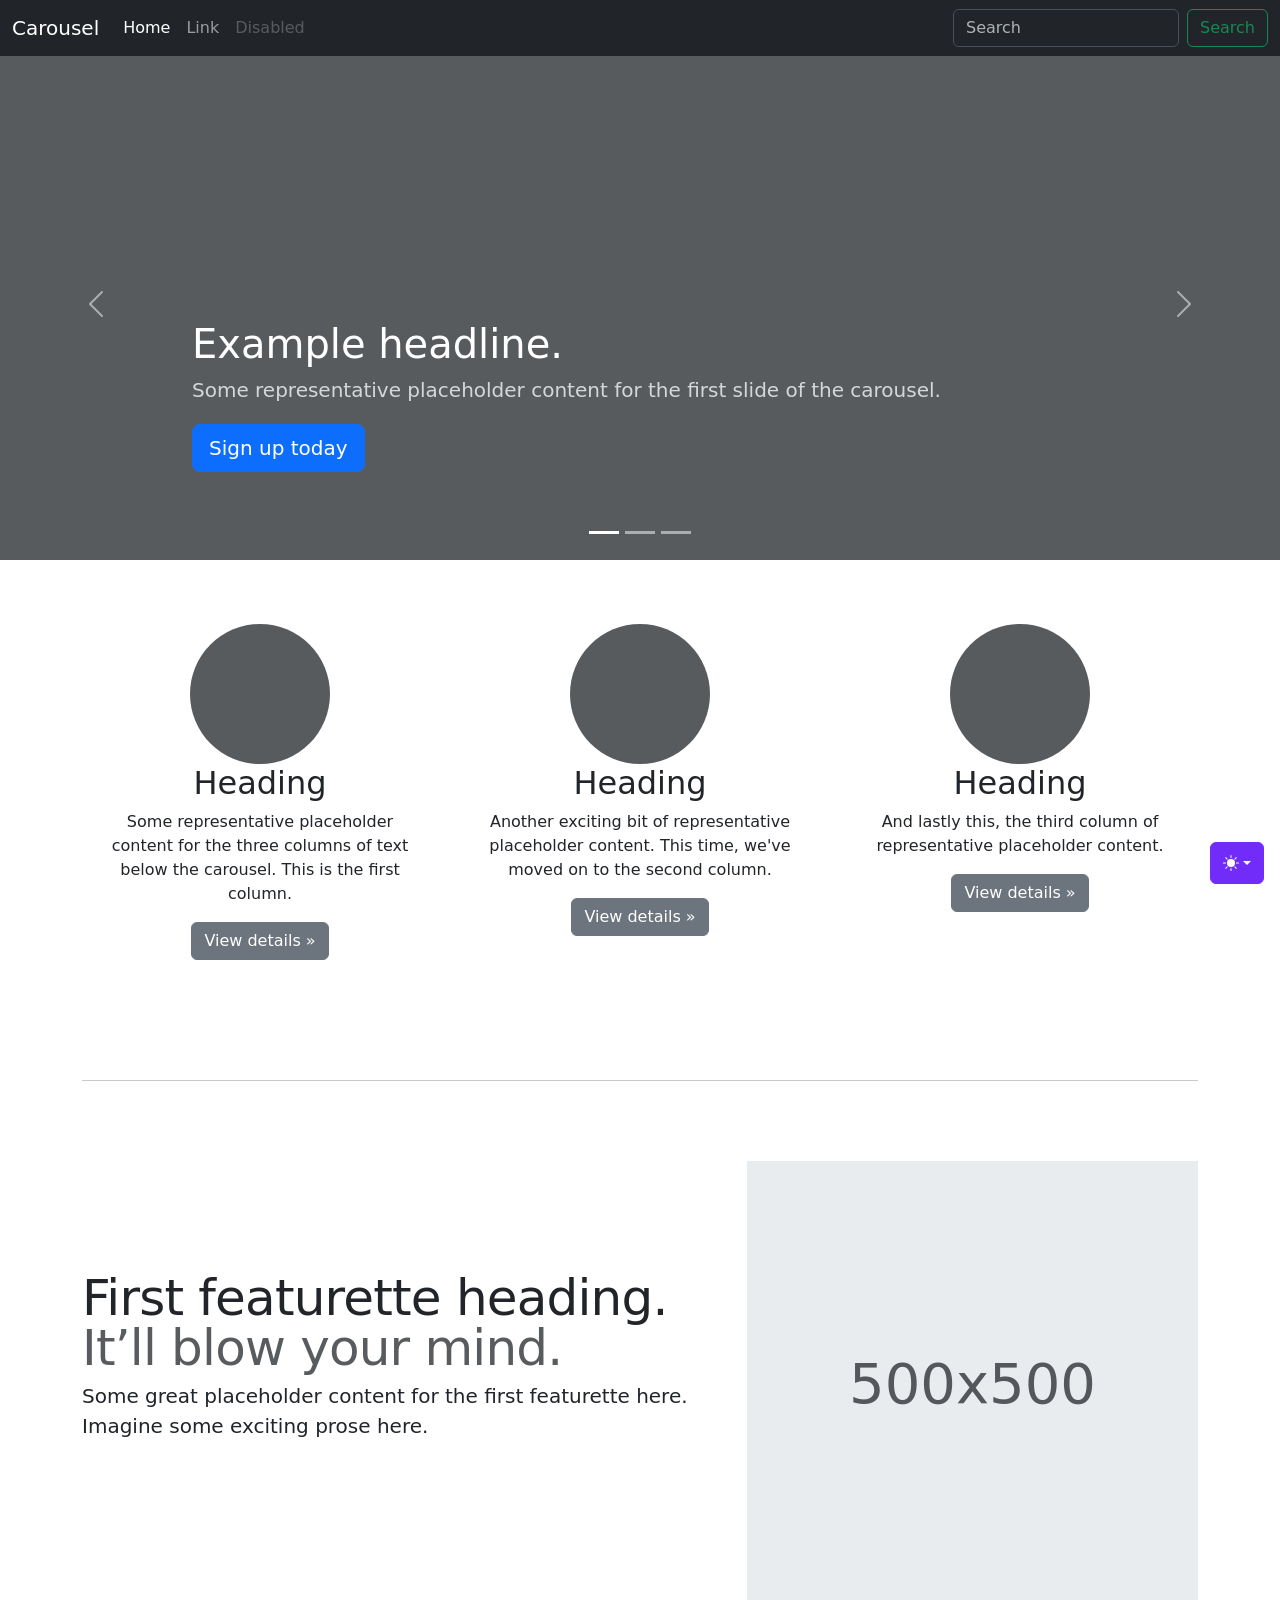
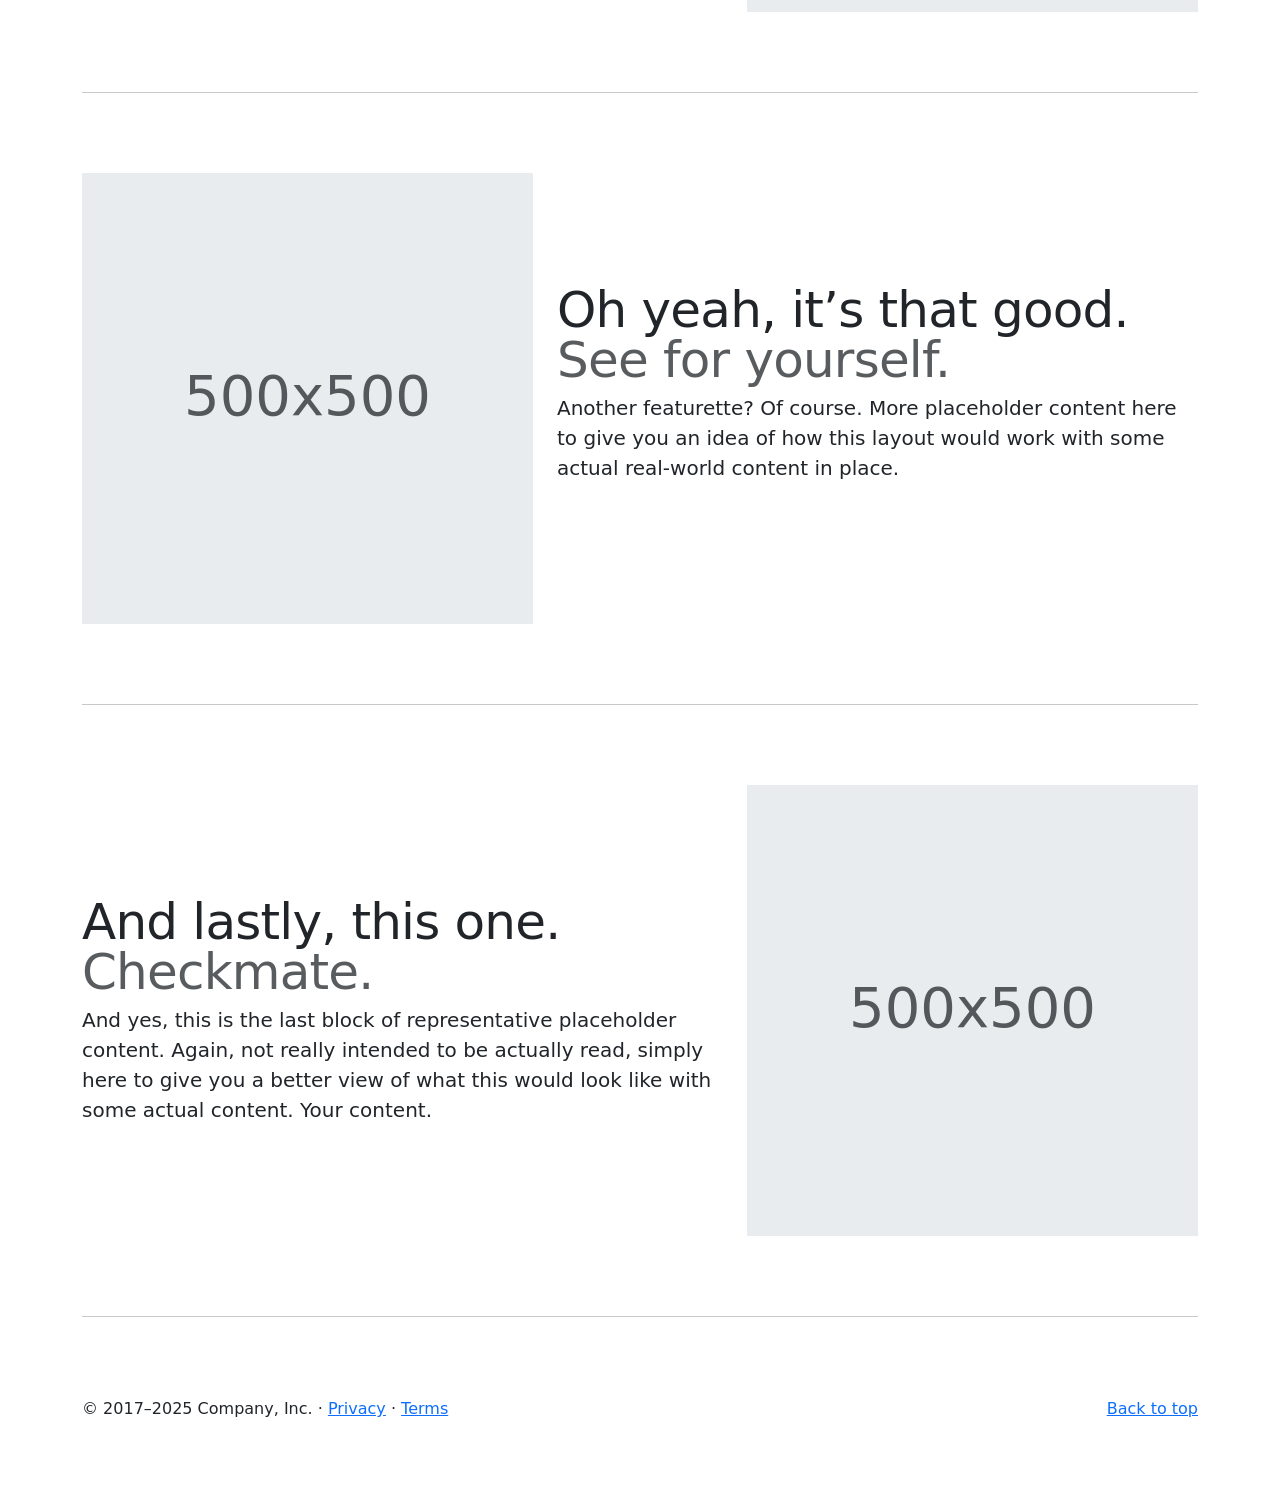
<file: assets/bootstrap-5.3.8-examples/carousel/index.html>
<!doctype html>
<html lang="en" data-bs-theme="auto">
  <head>
    <meta charset="utf-8" />
    <meta name="viewport" content="width=device-width, initial-scale=1" />
    <meta name="description" content="" />
    <meta
      name="author"
      content="Mark Otto, Jacob Thornton, and Bootstrap contributors"
    />
    <meta name="generator" content="Astro v5.13.2" />
    <title>Carousel Template · Bootstrap v5.3</title>
    <link
      rel="canonical"
      href="https://getbootstrap.com/docs/5.3/examples/carousel/"
    />
    <script src="../assets/js/color-modes.js"></script>
    <link href="../assets/dist/css/bootstrap.min.css" rel="stylesheet" />
    <meta name="theme-color" content="#712cf9" />
    <link href="carousel.css" rel="stylesheet" />
    <style>
      .bd-placeholder-img {
        font-size: 1.125rem;
        text-anchor: middle;
        -webkit-user-select: none;
        -moz-user-select: none;
        user-select: none;
      }
      @media (min-width: 768px) {
        .bd-placeholder-img-lg {
          font-size: 3.5rem;
        }
      }
      .b-example-divider {
        width: 100%;
        height: 3rem;
        background-color: #0000001a;
        border: solid rgba(0, 0, 0, 0.15);
        border-width: 1px 0;
        box-shadow:
          inset 0 0.5em 1.5em #0000001a,
          inset 0 0.125em 0.5em #00000026;
      }
      .b-example-vr {
        flex-shrink: 0;
        width: 1.5rem;
        height: 100vh;
      }
      .bi {
        vertical-align: -0.125em;
        fill: currentColor;
      }
      .nav-scroller {
        position: relative;
        z-index: 2;
        height: 2.75rem;
        overflow-y: hidden;
      }
      .nav-scroller .nav {
        display: flex;
        flex-wrap: nowrap;
        padding-bottom: 1rem;
        margin-top: -1px;
        overflow-x: auto;
        text-align: center;
        white-space: nowrap;
        -webkit-overflow-scrolling: touch;
      }
      .btn-bd-primary {
        --bd-violet-bg: #712cf9;
        --bd-violet-rgb: 112.520718, 44.062154, 249.437846;
        --bs-btn-font-weight: 600;
        --bs-btn-color: var(--bs-white);
        --bs-btn-bg: var(--bd-violet-bg);
        --bs-btn-border-color: var(--bd-violet-bg);
        --bs-btn-hover-color: var(--bs-white);
        --bs-btn-hover-bg: #6528e0;
        --bs-btn-hover-border-color: #6528e0;
        --bs-btn-focus-shadow-rgb: var(--bd-violet-rgb);
        --bs-btn-active-color: var(--bs-btn-hover-color);
        --bs-btn-active-bg: #5a23c8;
        --bs-btn-active-border-color: #5a23c8;
      }
      .bd-mode-toggle {
        z-index: 1500;
      }
      .bd-mode-toggle .bi {
        width: 1em;
        height: 1em;
      }
      .bd-mode-toggle .dropdown-menu .active .bi {
        display: block !important;
      }
    </style>
  </head>
  <body>
    <svg xmlns="http://www.w3.org/2000/svg" class="d-none">
      <symbol id="check2" viewBox="0 0 16 16">
        <path
          d="M13.854 3.646a.5.5 0 0 1 0 .708l-7 7a.5.5 0 0 1-.708 0l-3.5-3.5a.5.5 0 1 1 .708-.708L6.5 10.293l6.646-6.647a.5.5 0 0 1 .708 0z"
        ></path>
      </symbol>
      <symbol id="circle-half" viewBox="0 0 16 16">
        <path
          d="M8 15A7 7 0 1 0 8 1v14zm0 1A8 8 0 1 1 8 0a8 8 0 0 1 0 16z"
        ></path>
      </symbol>
      <symbol id="moon-stars-fill" viewBox="0 0 16 16">
        <path
          d="M6 .278a.768.768 0 0 1 .08.858 7.208 7.208 0 0 0-.878 3.46c0 4.021 3.278 7.277 7.318 7.277.527 0 1.04-.055 1.533-.16a.787.787 0 0 1 .81.316.733.733 0 0 1-.031.893A8.349 8.349 0 0 1 8.344 16C3.734 16 0 12.286 0 7.71 0 4.266 2.114 1.312 5.124.06A.752.752 0 0 1 6 .278z"
        ></path>
        <path
          d="M10.794 3.148a.217.217 0 0 1 .412 0l.387 1.162c.173.518.579.924 1.097 1.097l1.162.387a.217.217 0 0 1 0 .412l-1.162.387a1.734 1.734 0 0 0-1.097 1.097l-.387 1.162a.217.217 0 0 1-.412 0l-.387-1.162A1.734 1.734 0 0 0 9.31 6.593l-1.162-.387a.217.217 0 0 1 0-.412l1.162-.387a1.734 1.734 0 0 0 1.097-1.097l.387-1.162zM13.863.099a.145.145 0 0 1 .274 0l.258.774c.115.346.386.617.732.732l.774.258a.145.145 0 0 1 0 .274l-.774.258a1.156 1.156 0 0 0-.732.732l-.258.774a.145.145 0 0 1-.274 0l-.258-.774a1.156 1.156 0 0 0-.732-.732l-.774-.258a.145.145 0 0 1 0-.274l.774-.258c.346-.115.617-.386.732-.732L13.863.1z"
        ></path>
      </symbol>
      <symbol id="sun-fill" viewBox="0 0 16 16">
        <path
          d="M8 12a4 4 0 1 0 0-8 4 4 0 0 0 0 8zM8 0a.5.5 0 0 1 .5.5v2a.5.5 0 0 1-1 0v-2A.5.5 0 0 1 8 0zm0 13a.5.5 0 0 1 .5.5v2a.5.5 0 0 1-1 0v-2A.5.5 0 0 1 8 13zm8-5a.5.5 0 0 1-.5.5h-2a.5.5 0 0 1 0-1h2a.5.5 0 0 1 .5.5zM3 8a.5.5 0 0 1-.5.5h-2a.5.5 0 0 1 0-1h2A.5.5 0 0 1 3 8zm10.657-5.657a.5.5 0 0 1 0 .707l-1.414 1.415a.5.5 0 1 1-.707-.708l1.414-1.414a.5.5 0 0 1 .707 0zm-9.193 9.193a.5.5 0 0 1 0 .707L3.05 13.657a.5.5 0 0 1-.707-.707l1.414-1.414a.5.5 0 0 1 .707 0zm9.193 2.121a.5.5 0 0 1-.707 0l-1.414-1.414a.5.5 0 0 1 .707-.707l1.414 1.414a.5.5 0 0 1 0 .707zM4.464 4.465a.5.5 0 0 1-.707 0L2.343 3.05a.5.5 0 1 1 .707-.707l1.414 1.414a.5.5 0 0 1 0 .708z"
        ></path>
      </symbol>
    </svg>
    <div
      class="dropdown position-fixed bottom-0 end-0 mb-3 me-3 bd-mode-toggle"
    >
      <button
        class="btn btn-bd-primary py-2 dropdown-toggle d-flex align-items-center"
        id="bd-theme"
        type="button"
        aria-expanded="false"
        data-bs-toggle="dropdown"
        aria-label="Toggle theme (auto)"
      >
        <svg class="bi my-1 theme-icon-active" aria-hidden="true">
          <use href="#circle-half"></use>
        </svg>
        <span class="visually-hidden" id="bd-theme-text">Toggle theme</span>
      </button>
      <ul
        class="dropdown-menu dropdown-menu-end shadow"
        aria-labelledby="bd-theme-text"
      >
        <li>
          <button
            type="button"
            class="dropdown-item d-flex align-items-center"
            data-bs-theme-value="light"
            aria-pressed="false"
          >
            <svg class="bi me-2 opacity-50" aria-hidden="true">
              <use href="#sun-fill"></use>
            </svg>
            Light
            <svg class="bi ms-auto d-none" aria-hidden="true">
              <use href="#check2"></use>
            </svg>
          </button>
        </li>
        <li>
          <button
            type="button"
            class="dropdown-item d-flex align-items-center"
            data-bs-theme-value="dark"
            aria-pressed="false"
          >
            <svg class="bi me-2 opacity-50" aria-hidden="true">
              <use href="#moon-stars-fill"></use>
            </svg>
            Dark
            <svg class="bi ms-auto d-none" aria-hidden="true">
              <use href="#check2"></use>
            </svg>
          </button>
        </li>
        <li>
          <button
            type="button"
            class="dropdown-item d-flex align-items-center active"
            data-bs-theme-value="auto"
            aria-pressed="true"
          >
            <svg class="bi me-2 opacity-50" aria-hidden="true">
              <use href="#circle-half"></use>
            </svg>
            Auto
            <svg class="bi ms-auto d-none" aria-hidden="true">
              <use href="#check2"></use>
            </svg>
          </button>
        </li>
      </ul>
    </div>
    <header data-bs-theme="dark">
      <nav class="navbar navbar-expand-md navbar-dark fixed-top bg-dark">
        <div class="container-fluid">
          <a class="navbar-brand" href="#">Carousel</a>
          <button
            class="navbar-toggler"
            type="button"
            data-bs-toggle="collapse"
            data-bs-target="#navbarCollapse"
            aria-controls="navbarCollapse"
            aria-expanded="false"
            aria-label="Toggle navigation"
          >
            <span class="navbar-toggler-icon"></span>
          </button>
          <div class="collapse navbar-collapse" id="navbarCollapse">
            <ul class="navbar-nav me-auto mb-2 mb-md-0">
              <li class="nav-item">
                <a class="nav-link active" aria-current="page" href="#">Home</a>
              </li>
              <li class="nav-item"><a class="nav-link" href="#">Link</a></li>
              <li class="nav-item">
                <a class="nav-link disabled" aria-disabled="true">Disabled</a>
              </li>
            </ul>
            <form class="d-flex" role="search">
              <input
                class="form-control me-2"
                type="search"
                placeholder="Search"
                aria-label="Search"
              />
              <button class="btn btn-outline-success" type="submit">
                Search
              </button>
            </form>
          </div>
        </div>
      </nav>
    </header>
    <main>
      <div id="myCarousel" class="carousel slide mb-6" data-bs-ride="carousel">
        <div class="carousel-indicators">
          <button
            type="button"
            data-bs-target="#myCarousel"
            data-bs-slide-to="0"
            class="active"
            aria-current="true"
            aria-label="Slide 1"
          ></button>
          <button
            type="button"
            data-bs-target="#myCarousel"
            data-bs-slide-to="1"
            aria-label="Slide 2"
          ></button>
          <button
            type="button"
            data-bs-target="#myCarousel"
            data-bs-slide-to="2"
            aria-label="Slide 3"
          ></button>
        </div>
        <div class="carousel-inner">
          <div class="carousel-item active">
            <svg
              aria-hidden="true"
              class="bd-placeholder-img"
              height="100%"
              preserveAspectRatio="xMidYMid slice"
              width="100%"
              xmlns="http://www.w3.org/2000/svg"
            >
              <rect
                width="100%"
                height="100%"
                fill="var(--bs-secondary-color)"
              ></rect>
            </svg>
            <div class="container">
              <div class="carousel-caption text-start">
                <h1>Example headline.</h1>
                <p class="opacity-75">
                  Some representative placeholder content for the first slide of
                  the carousel.
                </p>
                <p>
                  <a class="btn btn-lg btn-primary" href="#">Sign up today</a>
                </p>
              </div>
            </div>
          </div>
          <div class="carousel-item">
            <svg
              aria-hidden="true"
              class="bd-placeholder-img"
              height="100%"
              preserveAspectRatio="xMidYMid slice"
              width="100%"
              xmlns="http://www.w3.org/2000/svg"
            >
              <rect
                width="100%"
                height="100%"
                fill="var(--bs-secondary-color)"
              ></rect>
            </svg>
            <div class="container">
              <div class="carousel-caption">
                <h1>Another example headline.</h1>
                <p>
                  Some representative placeholder content for the second slide
                  of the carousel.
                </p>
                <p><a class="btn btn-lg btn-primary" href="#">Learn more</a></p>
              </div>
            </div>
          </div>
          <div class="carousel-item">
            <svg
              aria-hidden="true"
              class="bd-placeholder-img"
              height="100%"
              preserveAspectRatio="xMidYMid slice"
              width="100%"
              xmlns="http://www.w3.org/2000/svg"
            >
              <rect
                width="100%"
                height="100%"
                fill="var(--bs-secondary-color)"
              ></rect>
            </svg>
            <div class="container">
              <div class="carousel-caption text-end">
                <h1>One more for good measure.</h1>
                <p>
                  Some representative placeholder content for the third slide of
                  this carousel.
                </p>
                <p>
                  <a class="btn btn-lg btn-primary" href="#">Browse gallery</a>
                </p>
              </div>
            </div>
          </div>
        </div>
        <button
          class="carousel-control-prev"
          type="button"
          data-bs-target="#myCarousel"
          data-bs-slide="prev"
        >
          <span class="carousel-control-prev-icon" aria-hidden="true"></span>
          <span class="visually-hidden">Previous</span>
        </button>
        <button
          class="carousel-control-next"
          type="button"
          data-bs-target="#myCarousel"
          data-bs-slide="next"
        >
          <span class="carousel-control-next-icon" aria-hidden="true"></span>
          <span class="visually-hidden">Next</span>
        </button>
      </div>
      <!-- Marketing messaging and featurettes
  ================================================== -->
      <!-- Wrap the rest of the page in another container to center all the content. -->
      <div class="container marketing">
        <!-- Three columns of text below the carousel -->
        <div class="row">
          <div class="col-lg-4">
            <svg
              aria-label="Placeholder"
              class="bd-placeholder-img rounded-circle"
              height="140"
              preserveAspectRatio="xMidYMid slice"
              role="img"
              width="140"
              xmlns="http://www.w3.org/2000/svg"
            >
              <title>Placeholder</title>
              <rect
                width="100%"
                height="100%"
                fill="var(--bs-secondary-color)"
              ></rect>
            </svg>
            <h2 class="fw-normal">Heading</h2>
            <p>
              Some representative placeholder content for the three columns of
              text below the carousel. This is the first column.
            </p>
            <p>
              <a class="btn btn-secondary" href="#">View details &raquo;</a>
            </p>
          </div>
          <!-- /.col-lg-4 -->
          <div class="col-lg-4">
            <svg
              aria-label="Placeholder"
              class="bd-placeholder-img rounded-circle"
              height="140"
              preserveAspectRatio="xMidYMid slice"
              role="img"
              width="140"
              xmlns="http://www.w3.org/2000/svg"
            >
              <title>Placeholder</title>
              <rect
                width="100%"
                height="100%"
                fill="var(--bs-secondary-color)"
              ></rect>
            </svg>
            <h2 class="fw-normal">Heading</h2>
            <p>
              Another exciting bit of representative placeholder content. This
              time, we've moved on to the second column.
            </p>
            <p>
              <a class="btn btn-secondary" href="#">View details &raquo;</a>
            </p>
          </div>
          <!-- /.col-lg-4 -->
          <div class="col-lg-4">
            <svg
              aria-label="Placeholder"
              class="bd-placeholder-img rounded-circle"
              height="140"
              preserveAspectRatio="xMidYMid slice"
              role="img"
              width="140"
              xmlns="http://www.w3.org/2000/svg"
            >
              <title>Placeholder</title>
              <rect
                width="100%"
                height="100%"
                fill="var(--bs-secondary-color)"
              ></rect>
            </svg>
            <h2 class="fw-normal">Heading</h2>
            <p>
              And lastly this, the third column of representative placeholder
              content.
            </p>
            <p>
              <a class="btn btn-secondary" href="#">View details &raquo;</a>
            </p>
          </div>
          <!-- /.col-lg-4 -->
        </div>
        <!-- /.row -->
        <!-- START THE FEATURETTES -->
        <hr class="featurette-divider" />
        <div class="row featurette">
          <div class="col-md-7">
            <h2 class="featurette-heading fw-normal lh-1">
              First featurette heading.
              <span class="text-body-secondary">It’ll blow your mind.</span>
            </h2>
            <p class="lead">
              Some great placeholder content for the first featurette here.
              Imagine some exciting prose here.
            </p>
          </div>
          <div class="col-md-5">
            <svg
              aria-label="Placeholder: 500x500"
              class="bd-placeholder-img bd-placeholder-img-lg featurette-image img-fluid mx-auto"
              height="500"
              preserveAspectRatio="xMidYMid slice"
              role="img"
              width="500"
              xmlns="http://www.w3.org/2000/svg"
            >
              <title>Placeholder</title>
              <rect
                width="100%"
                height="100%"
                fill="var(--bs-secondary-bg)"
              ></rect>
              <text x="50%" y="50%" fill="var(--bs-secondary-color)" dy=".3em">
                500x500
              </text>
            </svg>
          </div>
        </div>
        <hr class="featurette-divider" />
        <div class="row featurette">
          <div class="col-md-7 order-md-2">
            <h2 class="featurette-heading fw-normal lh-1">
              Oh yeah, it’s that good.
              <span class="text-body-secondary">See for yourself.</span>
            </h2>
            <p class="lead">
              Another featurette? Of course. More placeholder content here to
              give you an idea of how this layout would work with some actual
              real-world content in place.
            </p>
          </div>
          <div class="col-md-5 order-md-1">
            <svg
              aria-label="Placeholder: 500x500"
              class="bd-placeholder-img bd-placeholder-img-lg featurette-image img-fluid mx-auto"
              height="500"
              preserveAspectRatio="xMidYMid slice"
              role="img"
              width="500"
              xmlns="http://www.w3.org/2000/svg"
            >
              <title>Placeholder</title>
              <rect
                width="100%"
                height="100%"
                fill="var(--bs-secondary-bg)"
              ></rect>
              <text x="50%" y="50%" fill="var(--bs-secondary-color)" dy=".3em">
                500x500
              </text>
            </svg>
          </div>
        </div>
        <hr class="featurette-divider" />
        <div class="row featurette">
          <div class="col-md-7">
            <h2 class="featurette-heading fw-normal lh-1">
              And lastly, this one.
              <span class="text-body-secondary">Checkmate.</span>
            </h2>
            <p class="lead">
              And yes, this is the last block of representative placeholder
              content. Again, not really intended to be actually read, simply
              here to give you a better view of what this would look like with
              some actual content. Your content.
            </p>
          </div>
          <div class="col-md-5">
            <svg
              aria-label="Placeholder: 500x500"
              class="bd-placeholder-img bd-placeholder-img-lg featurette-image img-fluid mx-auto"
              height="500"
              preserveAspectRatio="xMidYMid slice"
              role="img"
              width="500"
              xmlns="http://www.w3.org/2000/svg"
            >
              <title>Placeholder</title>
              <rect
                width="100%"
                height="100%"
                fill="var(--bs-secondary-bg)"
              ></rect>
              <text x="50%" y="50%" fill="var(--bs-secondary-color)" dy=".3em">
                500x500
              </text>
            </svg>
          </div>
        </div>
        <hr class="featurette-divider" />
        <!-- /END THE FEATURETTES -->
      </div>
      <!-- /.container -->
      <!-- FOOTER -->
      <footer class="container">
        <p class="float-end"><a href="#">Back to top</a></p>
        <p>
          &copy; 2017–2025 Company, Inc. &middot;
          <a href="#">Privacy</a> &middot; <a href="#">Terms</a>
        </p>
      </footer>
    </main>
    <script
      src="../assets/dist/js/bootstrap.bundle.min.js"
      class="astro-vvvwv3sm"
    ></script>
  </body>
</html>
</file>
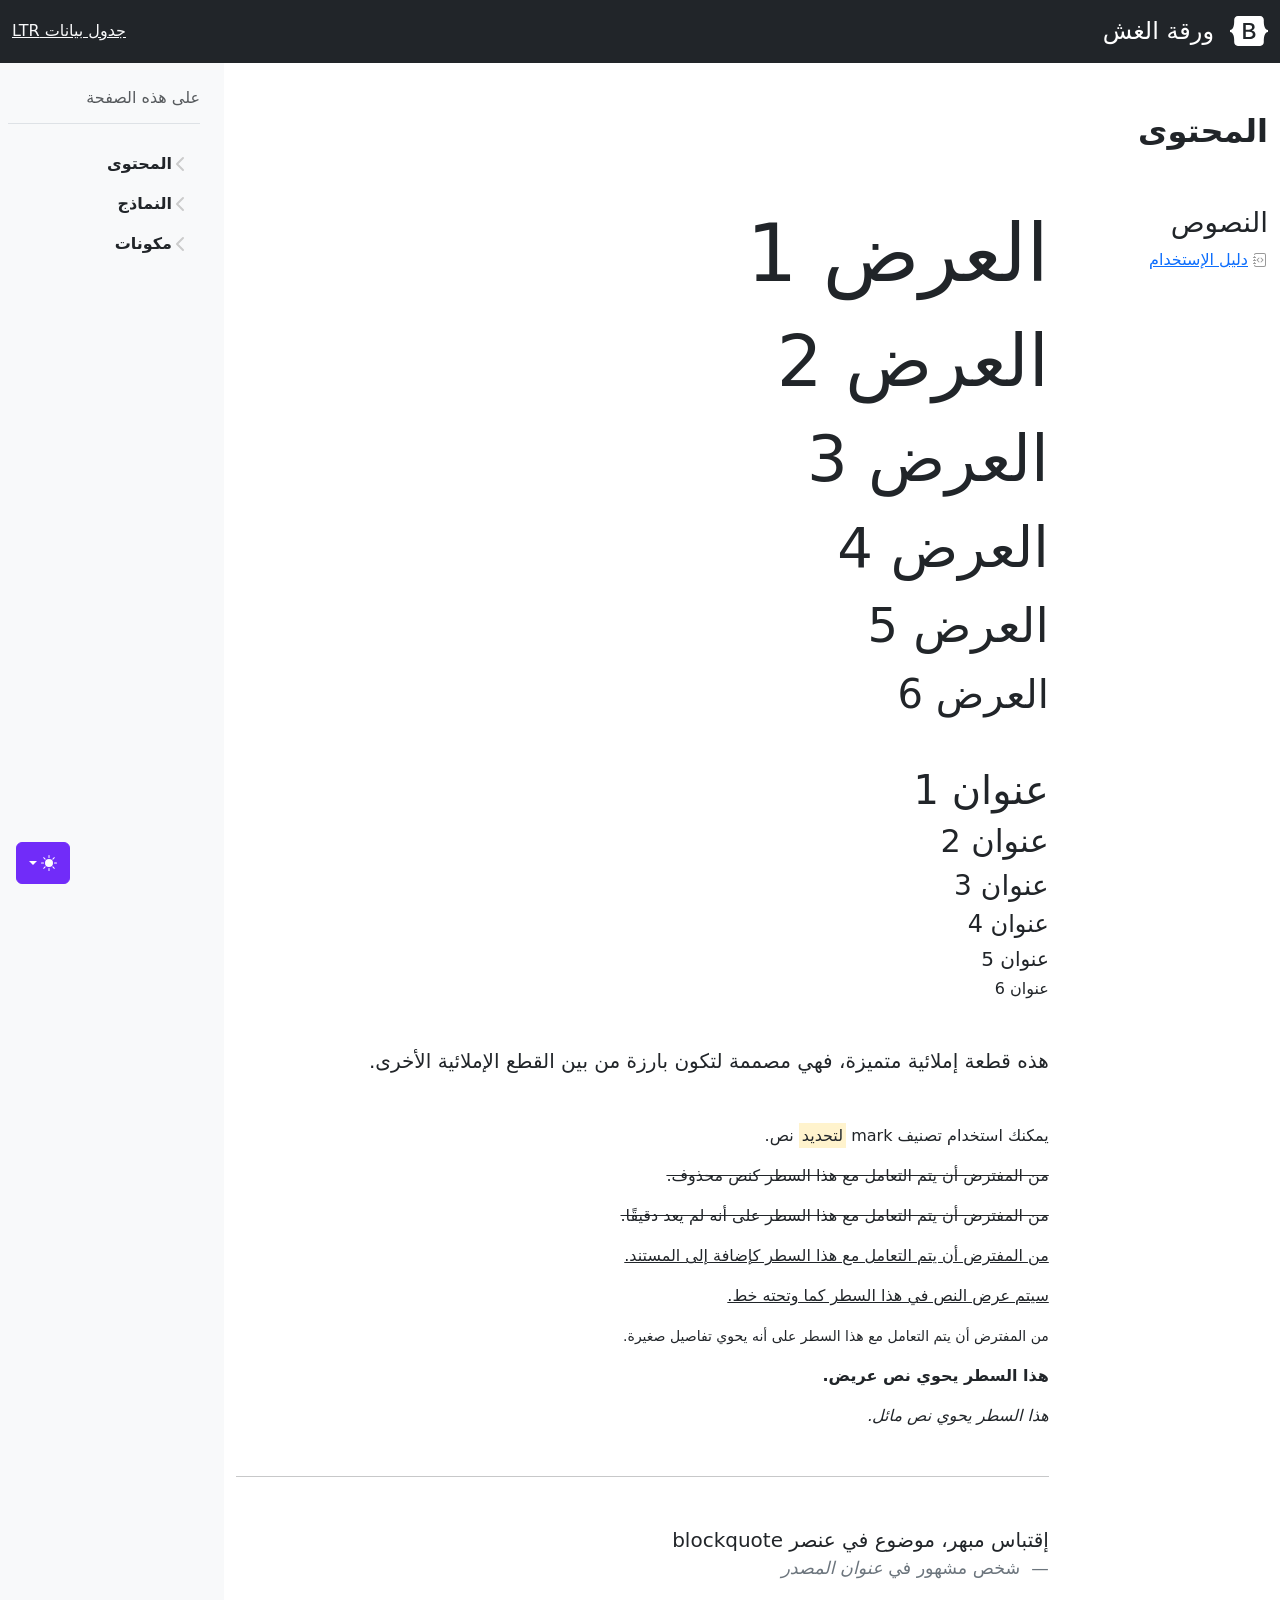
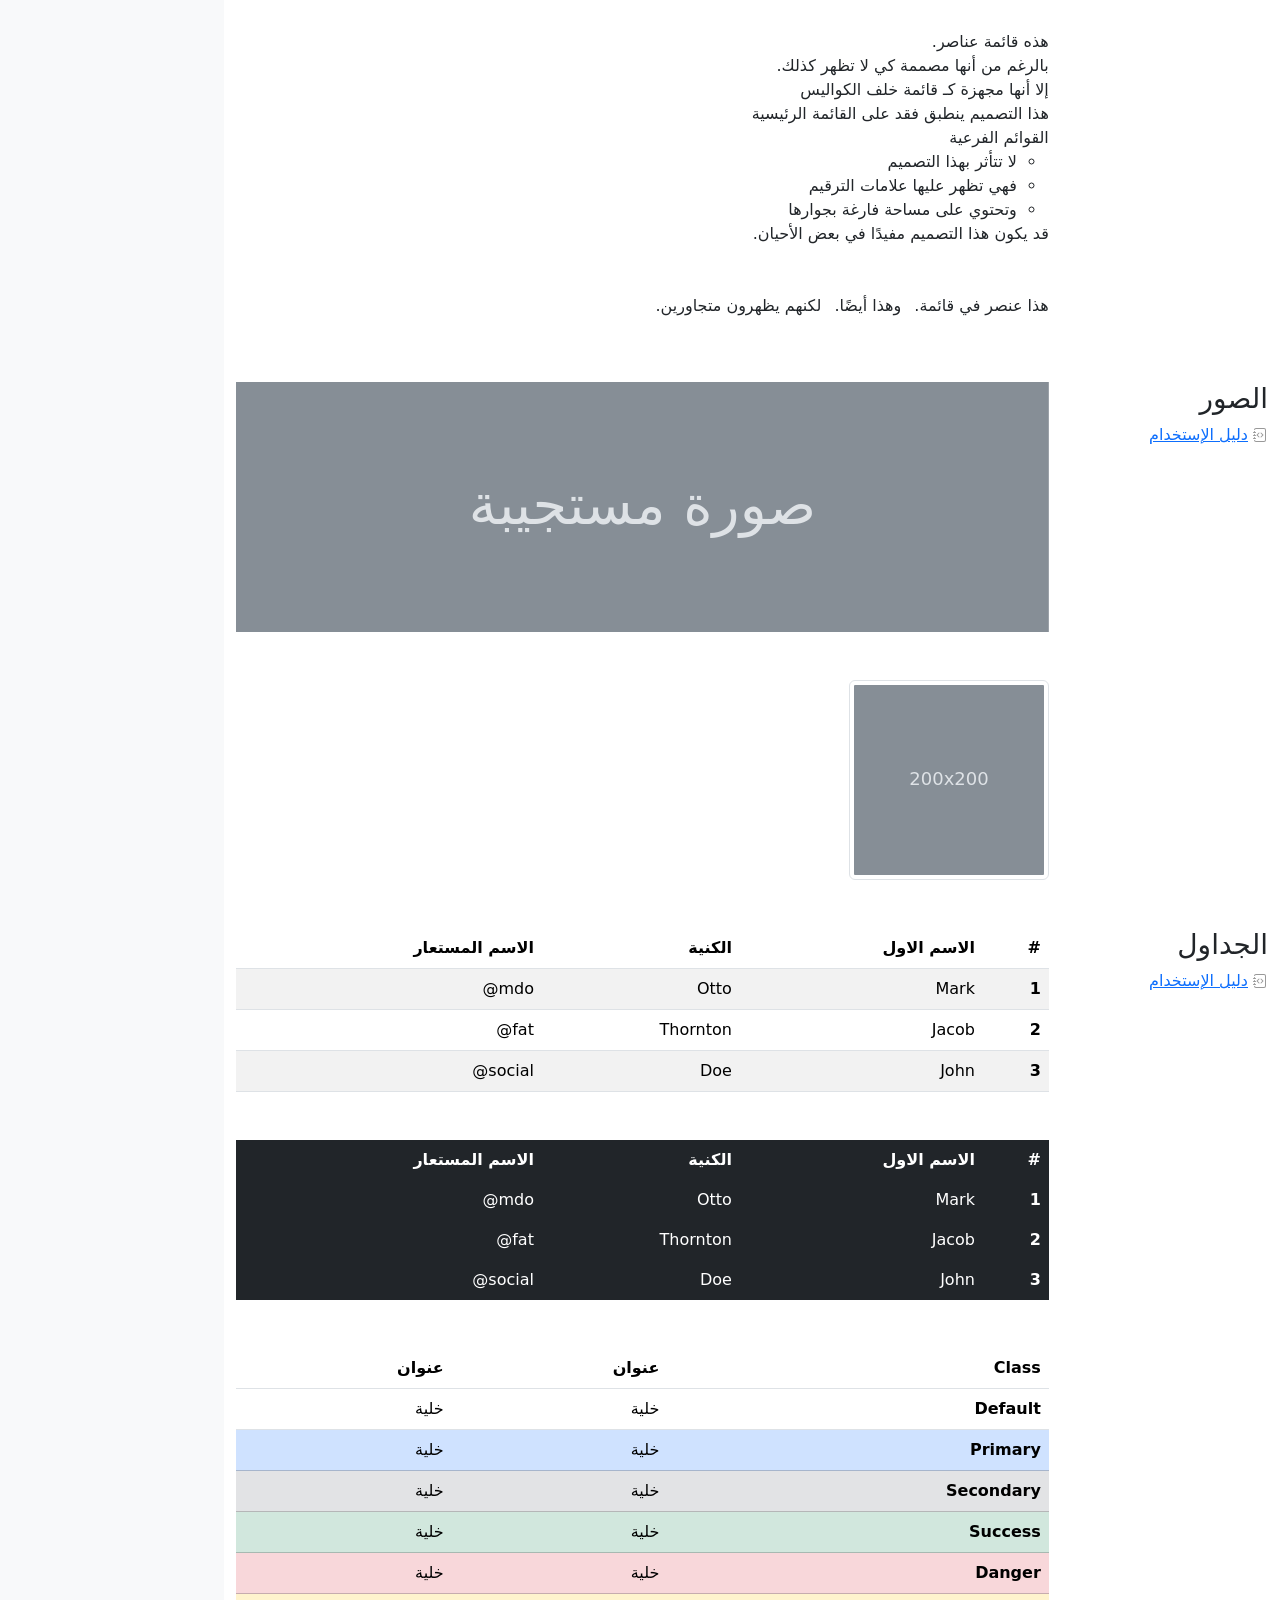
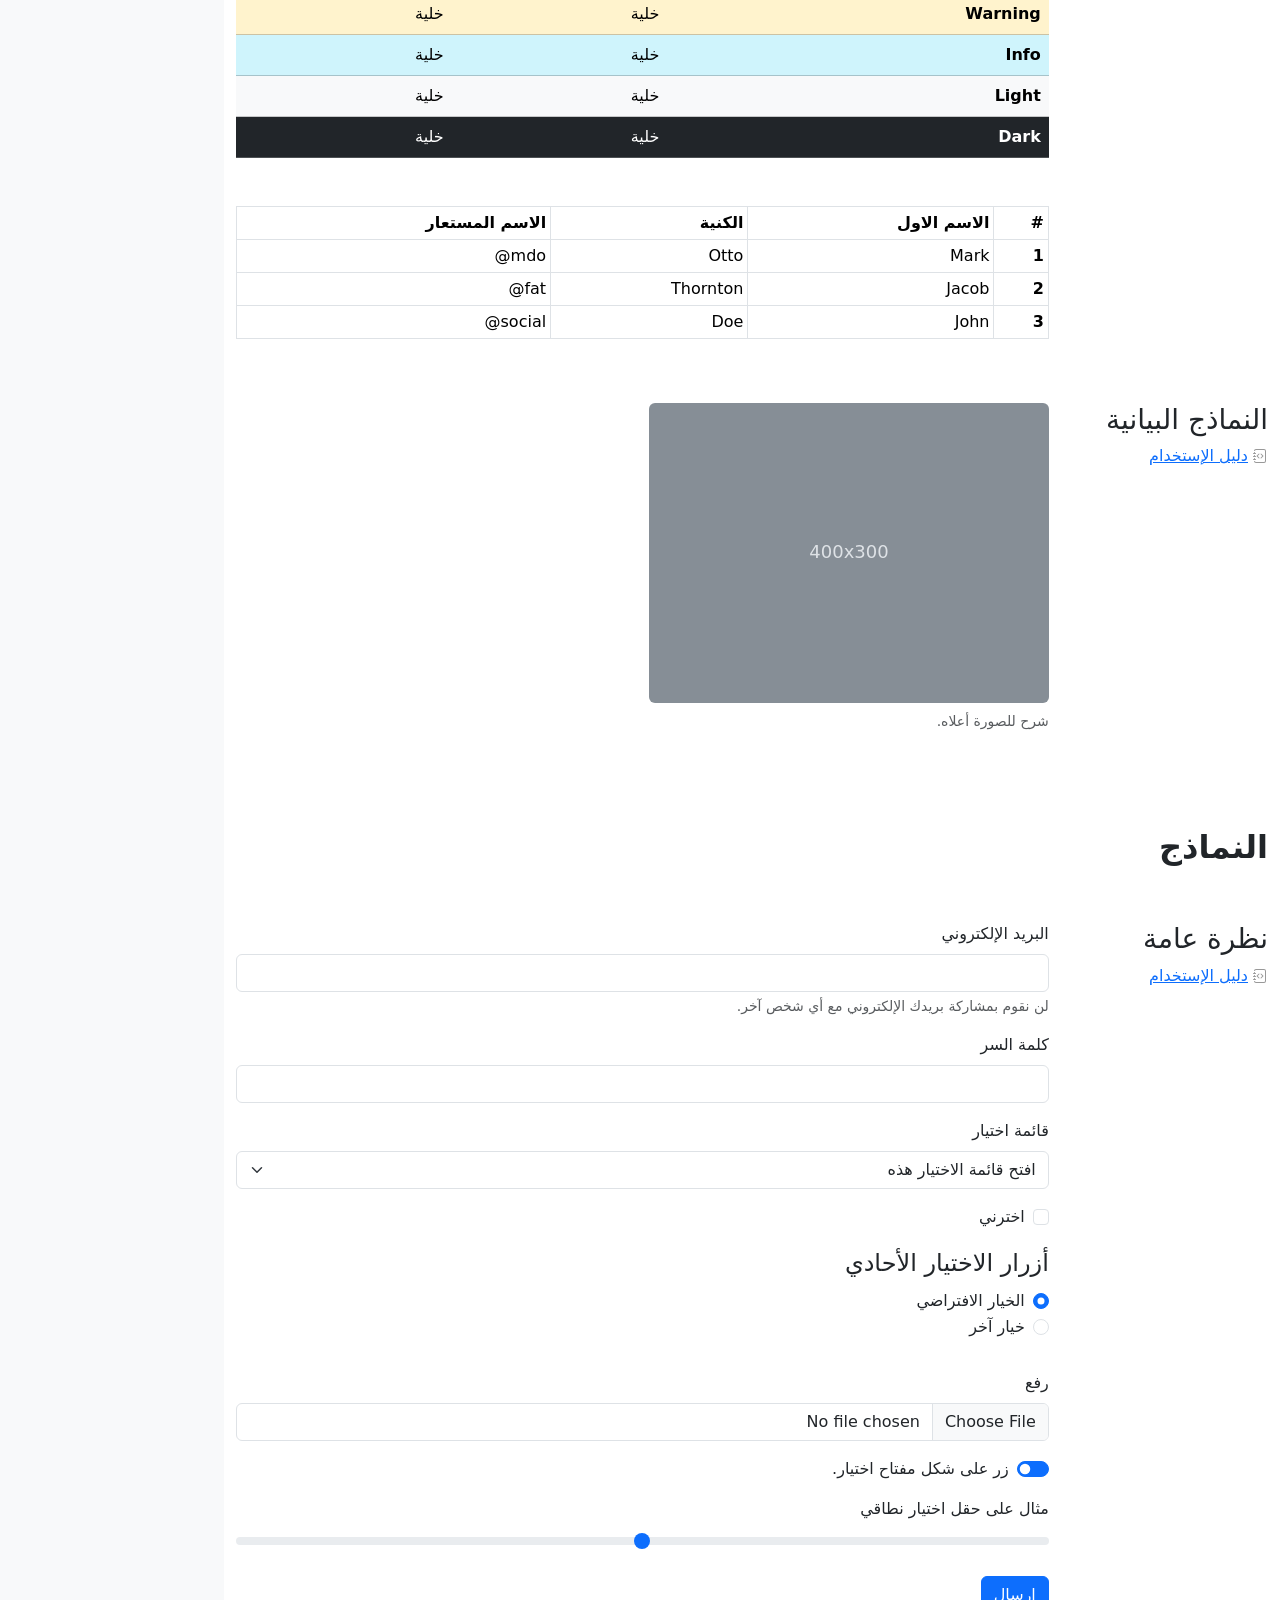
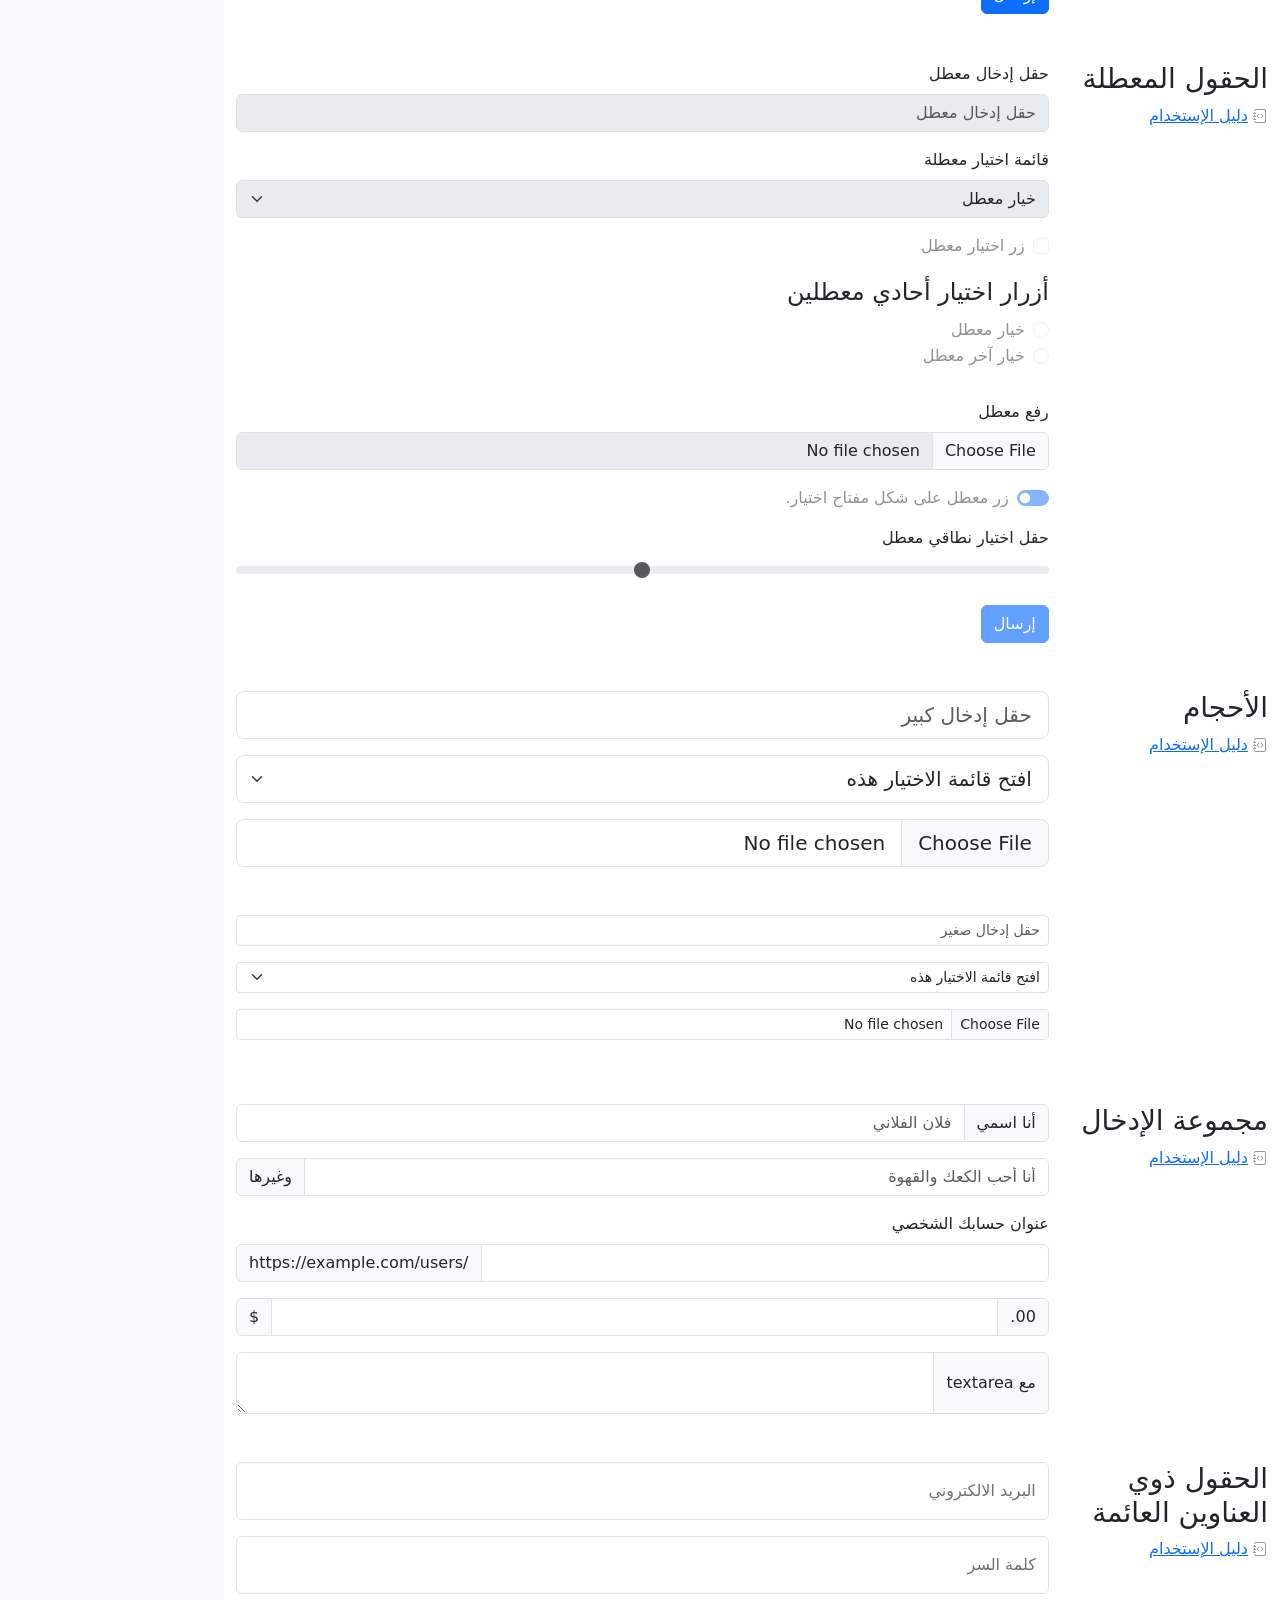
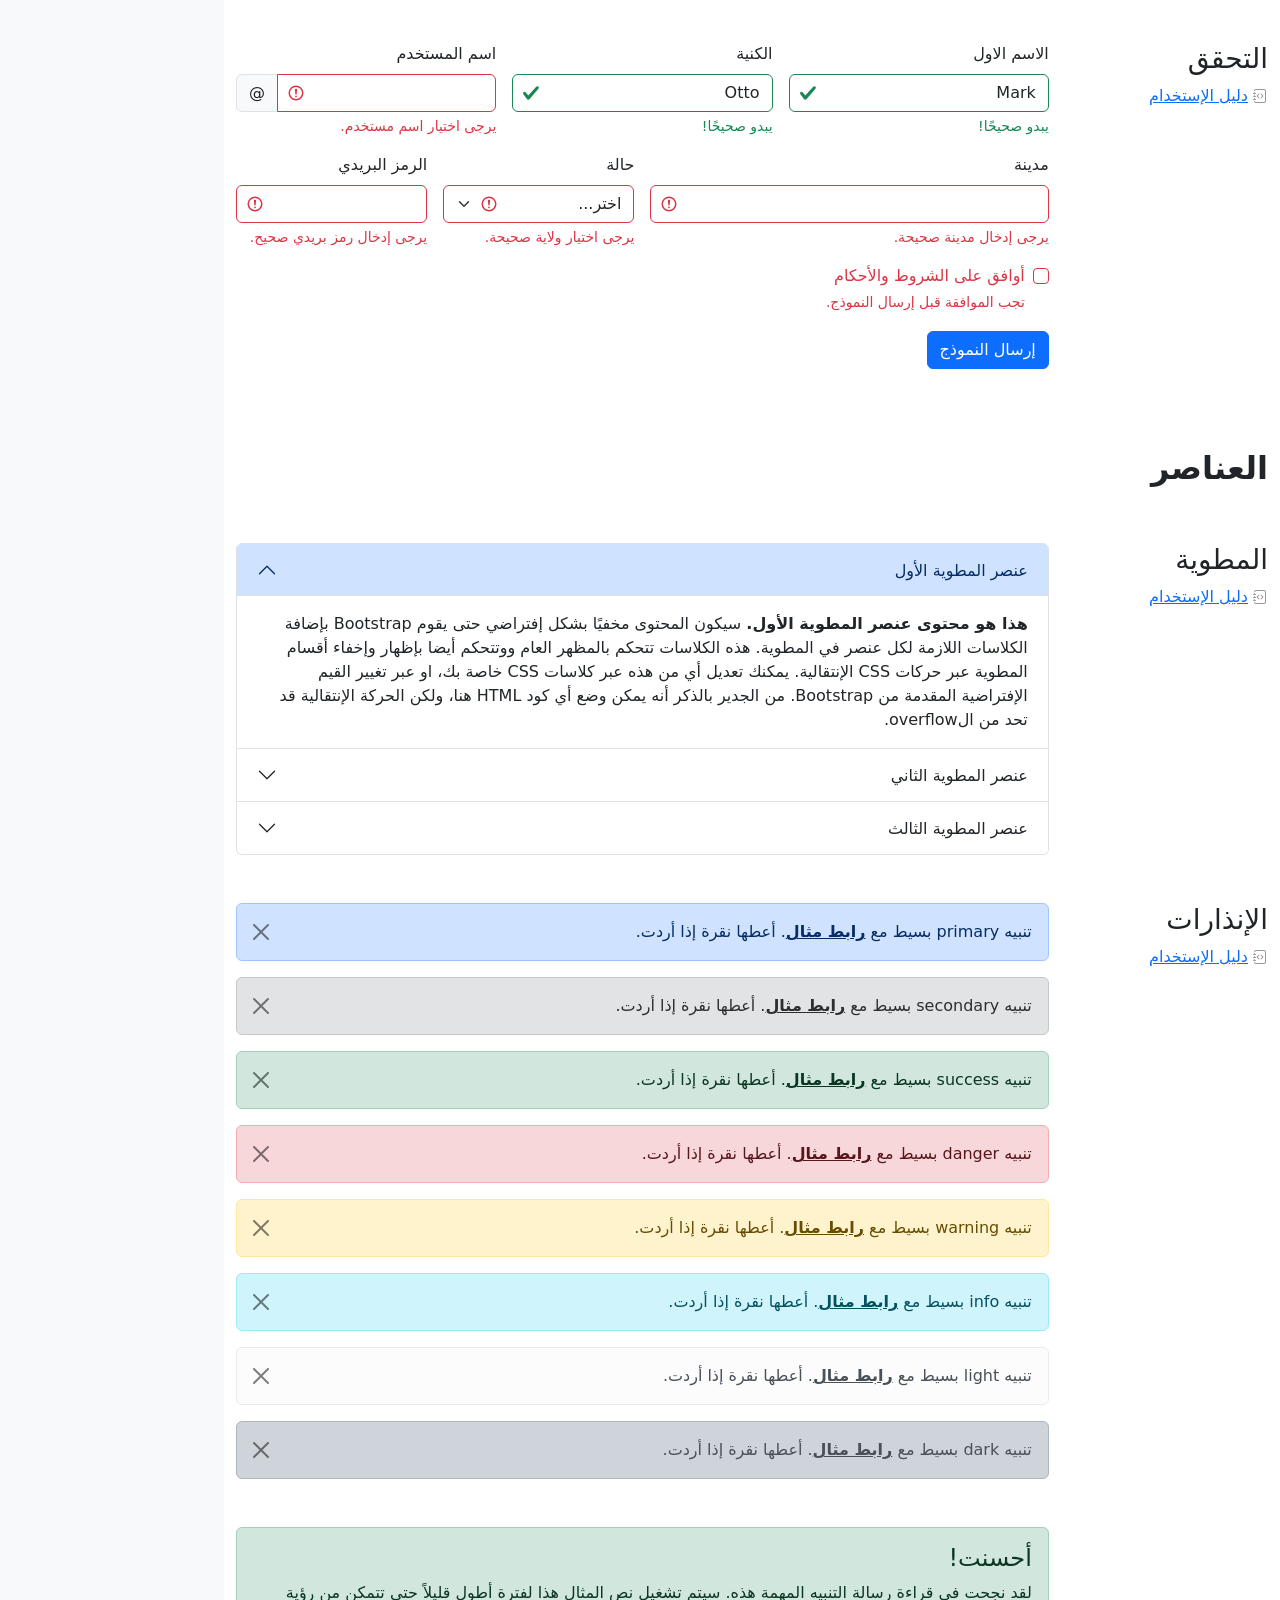
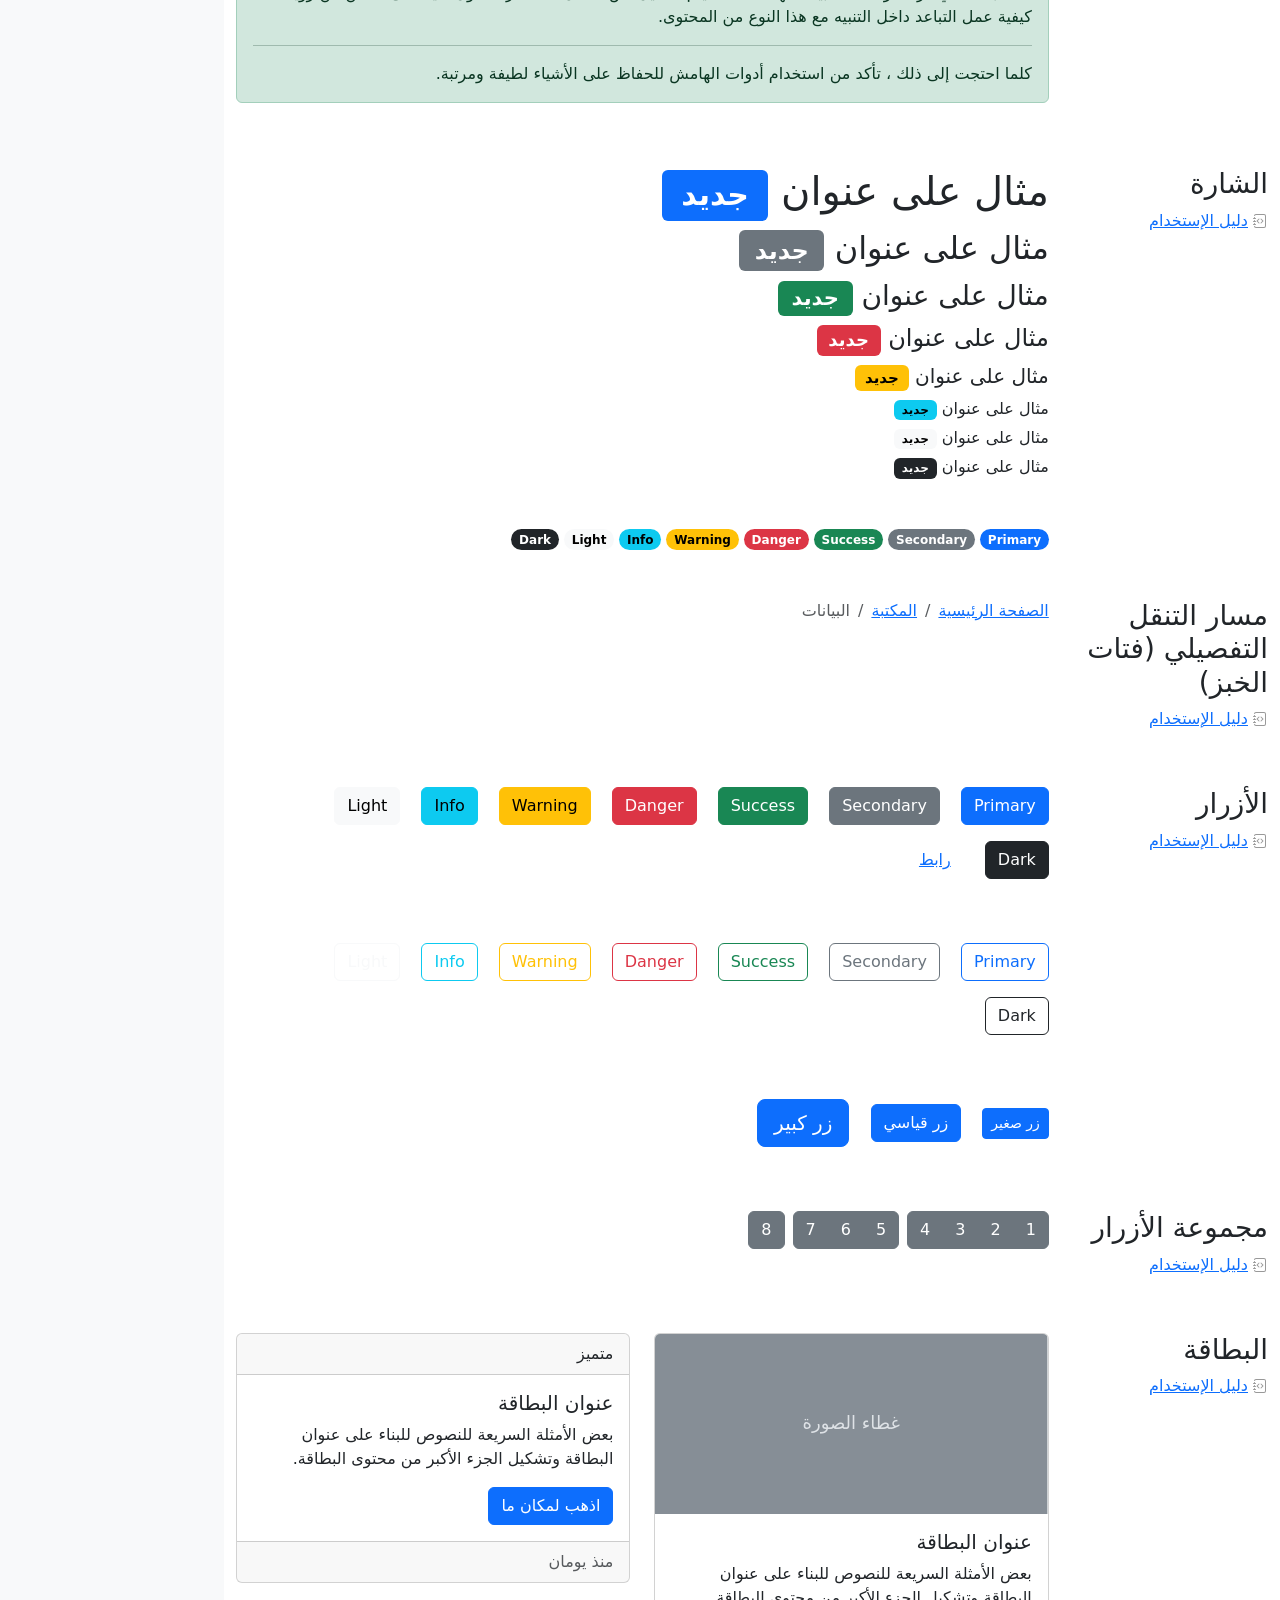
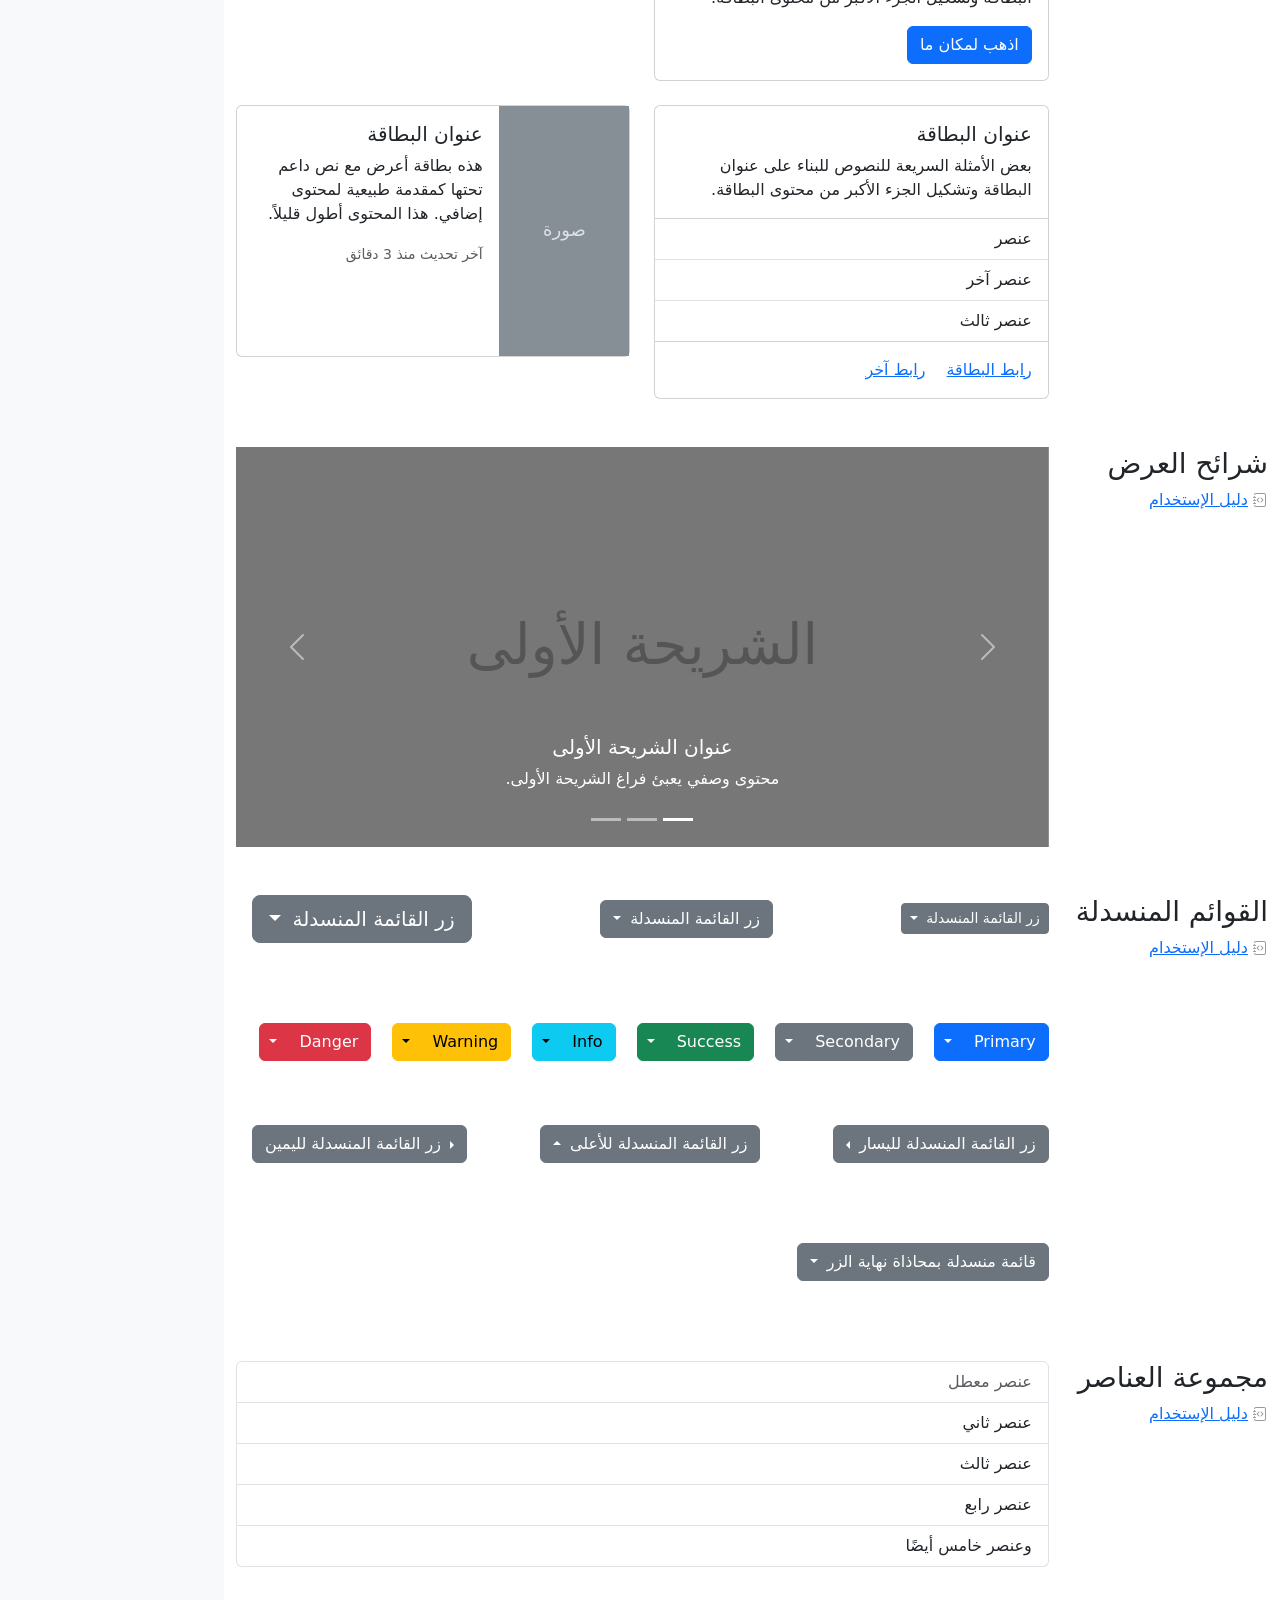
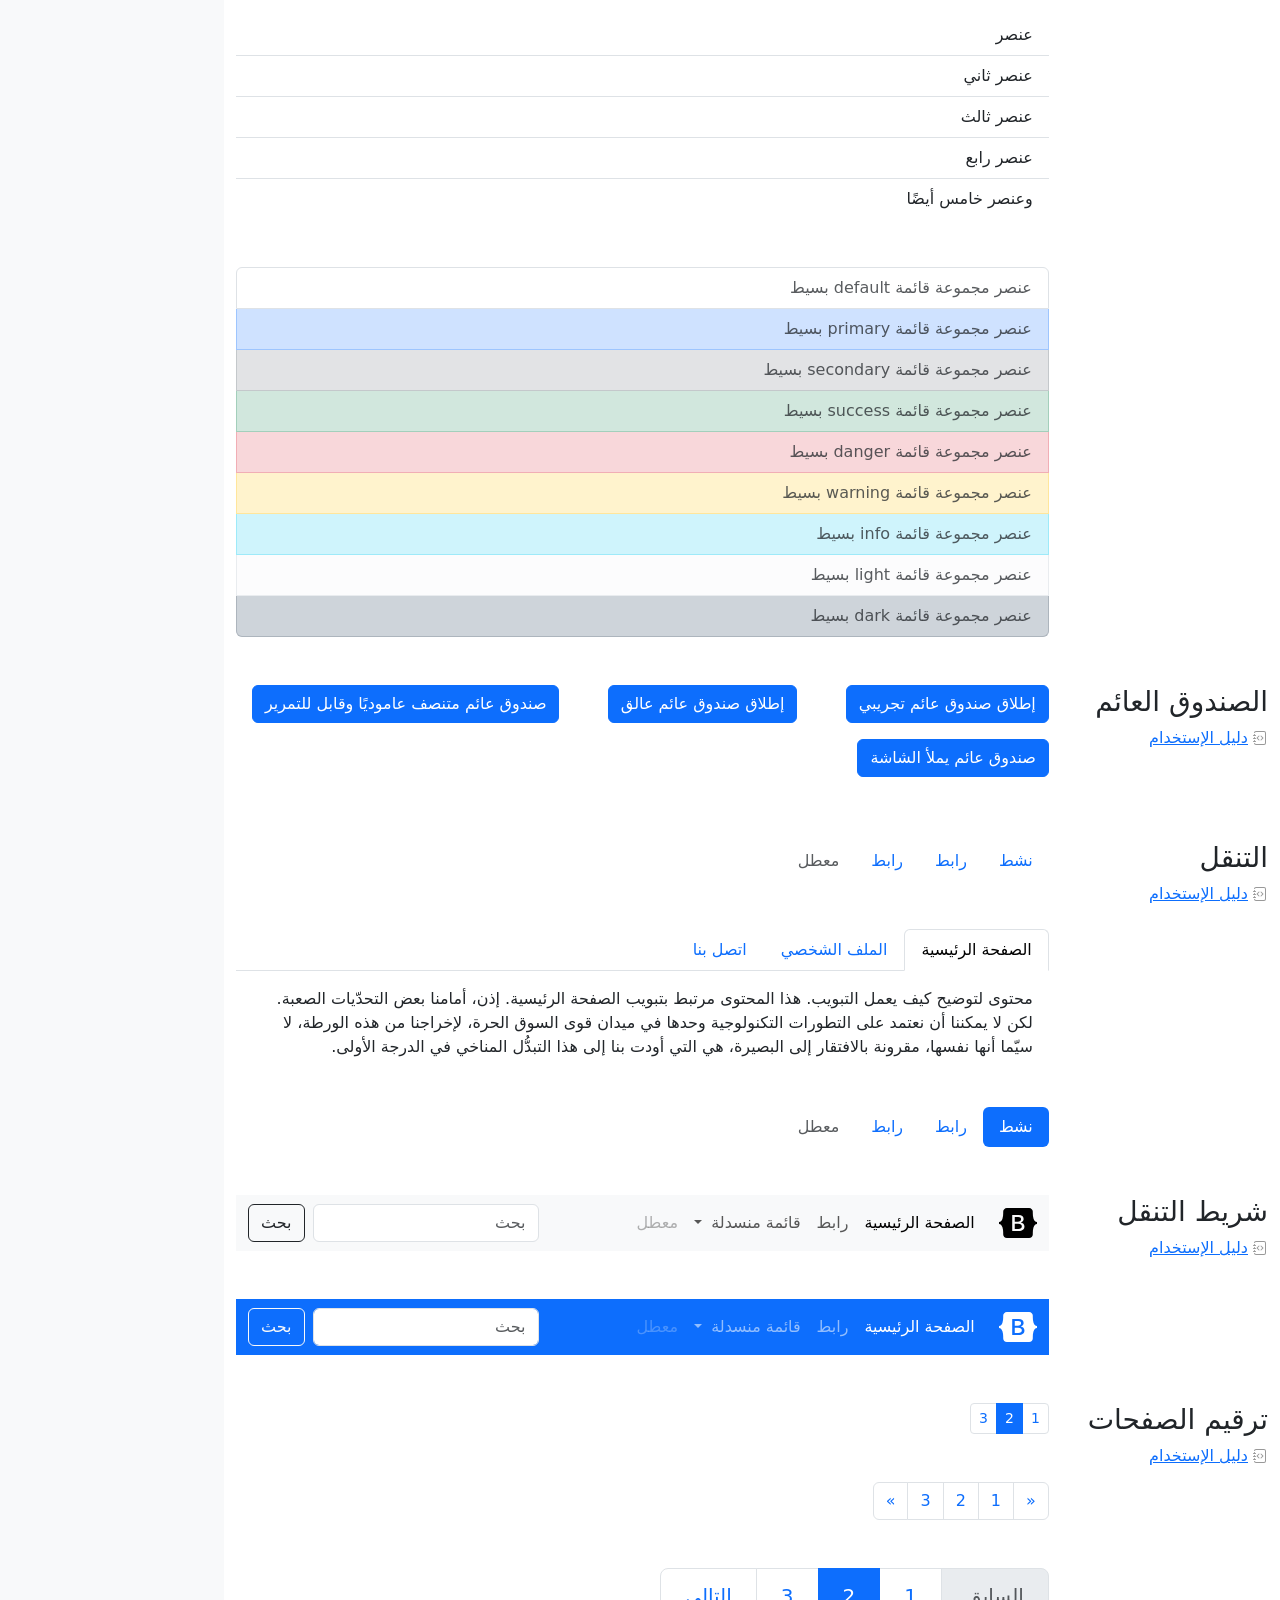
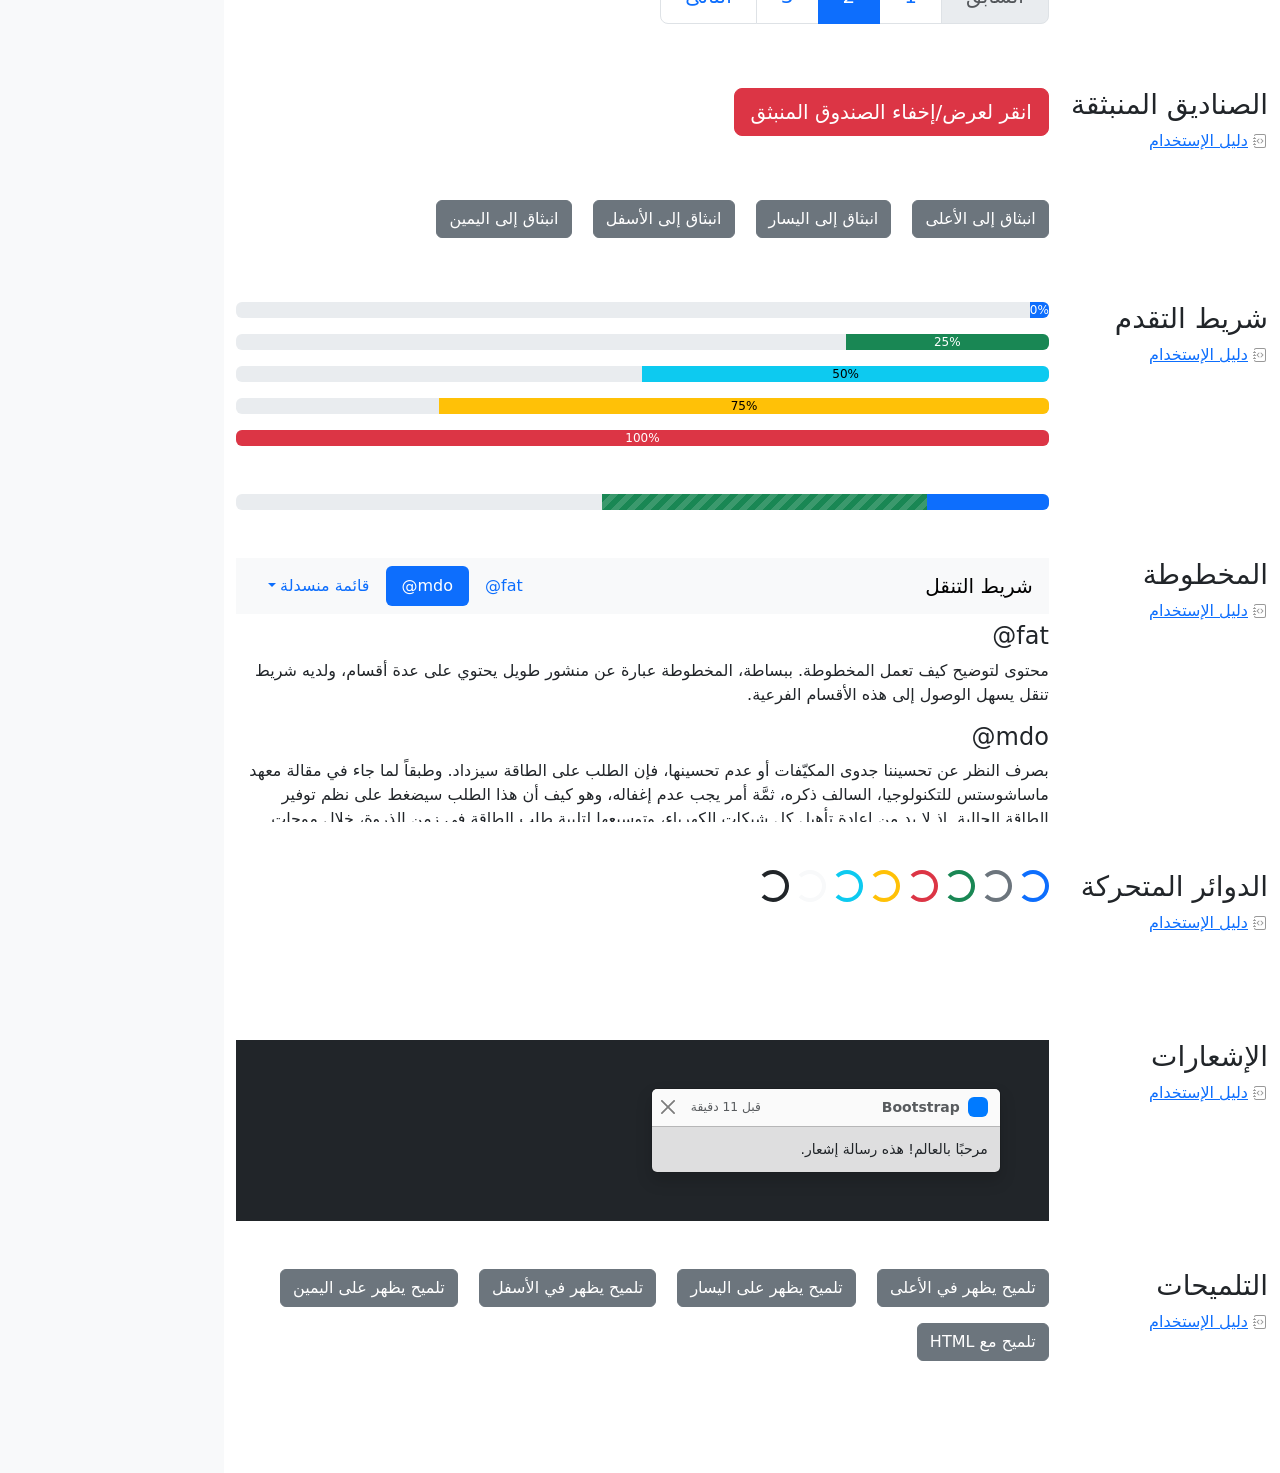
<file: assets/bootstrap-5.3.8-examples/cheatsheet-rtl/index.html>
<!doctype html>
<html lang="ar" dir="rtl" data-bs-theme="auto">
  <head>
    <meta charset="utf-8" />
    <meta name="viewport" content="width=device-width, initial-scale=1" />
    <meta name="description" content="" />
    <meta
      name="author"
      content="Mark Otto, Jacob Thornton, and Bootstrap contributors"
    />
    <meta name="generator" content="Astro v5.13.2" />
    <title>ورقة الغش · Bootstrap v5.3</title>
    <link
      rel="canonical"
      href="https://getbootstrap.com/docs/5.3/examples/cheatsheet-rtl/"
    />
    <script src="../assets/js/color-modes.js"></script>
    <link href="../assets/dist/css/bootstrap.rtl.min.css" rel="stylesheet" />
    <meta name="theme-color" content="#712cf9" />
    <link href="../cheatsheet/cheatsheet.rtl.css" rel="stylesheet" />
    <style>
      .bd-placeholder-img {
        font-size: 1.125rem;
        text-anchor: middle;
        -webkit-user-select: none;
        -moz-user-select: none;
        user-select: none;
      }
      @media (min-width: 768px) {
        .bd-placeholder-img-lg {
          font-size: 3.5rem;
        }
      }
      .b-example-divider {
        width: 100%;
        height: 3rem;
        background-color: #0000001a;
        border: solid rgba(0, 0, 0, 0.15);
        border-width: 1px 0;
        box-shadow:
          inset 0 0.5em 1.5em #0000001a,
          inset 0 0.125em 0.5em #00000026;
      }
      .b-example-vr {
        flex-shrink: 0;
        width: 1.5rem;
        height: 100vh;
      }
      .bi {
        vertical-align: -0.125em;
        fill: currentColor;
      }
      .nav-scroller {
        position: relative;
        z-index: 2;
        height: 2.75rem;
        overflow-y: hidden;
      }
      .nav-scroller .nav {
        display: flex;
        flex-wrap: nowrap;
        padding-bottom: 1rem;
        margin-top: -1px;
        overflow-x: auto;
        text-align: center;
        white-space: nowrap;
        -webkit-overflow-scrolling: touch;
      }
      .btn-bd-primary {
        --bd-violet-bg: #712cf9;
        --bd-violet-rgb: 112.520718, 44.062154, 249.437846;
        --bs-btn-font-weight: 600;
        --bs-btn-color: var(--bs-white);
        --bs-btn-bg: var(--bd-violet-bg);
        --bs-btn-border-color: var(--bd-violet-bg);
        --bs-btn-hover-color: var(--bs-white);
        --bs-btn-hover-bg: #6528e0;
        --bs-btn-hover-border-color: #6528e0;
        --bs-btn-focus-shadow-rgb: var(--bd-violet-rgb);
        --bs-btn-active-color: var(--bs-btn-hover-color);
        --bs-btn-active-bg: #5a23c8;
        --bs-btn-active-border-color: #5a23c8;
      }
      .bd-mode-toggle {
        z-index: 1500;
      }
      .bd-mode-toggle .bi {
        width: 1em;
        height: 1em;
      }
      .bd-mode-toggle .dropdown-menu .active .bi {
        display: block !important;
      }
    </style>
  </head>
  <body class="bg-body-tertiary">
    <svg xmlns="http://www.w3.org/2000/svg" class="d-none">
      <symbol id="check2" viewBox="0 0 16 16">
        <path
          d="M13.854 3.646a.5.5 0 0 1 0 .708l-7 7a.5.5 0 0 1-.708 0l-3.5-3.5a.5.5 0 1 1 .708-.708L6.5 10.293l6.646-6.647a.5.5 0 0 1 .708 0z"
        ></path>
      </symbol>
      <symbol id="circle-half" viewBox="0 0 16 16">
        <path
          d="M8 15A7 7 0 1 0 8 1v14zm0 1A8 8 0 1 1 8 0a8 8 0 0 1 0 16z"
        ></path>
      </symbol>
      <symbol id="moon-stars-fill" viewBox="0 0 16 16">
        <path
          d="M6 .278a.768.768 0 0 1 .08.858 7.208 7.208 0 0 0-.878 3.46c0 4.021 3.278 7.277 7.318 7.277.527 0 1.04-.055 1.533-.16a.787.787 0 0 1 .81.316.733.733 0 0 1-.031.893A8.349 8.349 0 0 1 8.344 16C3.734 16 0 12.286 0 7.71 0 4.266 2.114 1.312 5.124.06A.752.752 0 0 1 6 .278z"
        ></path>
        <path
          d="M10.794 3.148a.217.217 0 0 1 .412 0l.387 1.162c.173.518.579.924 1.097 1.097l1.162.387a.217.217 0 0 1 0 .412l-1.162.387a1.734 1.734 0 0 0-1.097 1.097l-.387 1.162a.217.217 0 0 1-.412 0l-.387-1.162A1.734 1.734 0 0 0 9.31 6.593l-1.162-.387a.217.217 0 0 1 0-.412l1.162-.387a1.734 1.734 0 0 0 1.097-1.097l.387-1.162zM13.863.099a.145.145 0 0 1 .274 0l.258.774c.115.346.386.617.732.732l.774.258a.145.145 0 0 1 0 .274l-.774.258a1.156 1.156 0 0 0-.732.732l-.258.774a.145.145 0 0 1-.274 0l-.258-.774a1.156 1.156 0 0 0-.732-.732l-.774-.258a.145.145 0 0 1 0-.274l.774-.258c.346-.115.617-.386.732-.732L13.863.1z"
        ></path>
      </symbol>
      <symbol id="sun-fill" viewBox="0 0 16 16">
        <path
          d="M8 12a4 4 0 1 0 0-8 4 4 0 0 0 0 8zM8 0a.5.5 0 0 1 .5.5v2a.5.5 0 0 1-1 0v-2A.5.5 0 0 1 8 0zm0 13a.5.5 0 0 1 .5.5v2a.5.5 0 0 1-1 0v-2A.5.5 0 0 1 8 13zm8-5a.5.5 0 0 1-.5.5h-2a.5.5 0 0 1 0-1h2a.5.5 0 0 1 .5.5zM3 8a.5.5 0 0 1-.5.5h-2a.5.5 0 0 1 0-1h2A.5.5 0 0 1 3 8zm10.657-5.657a.5.5 0 0 1 0 .707l-1.414 1.415a.5.5 0 1 1-.707-.708l1.414-1.414a.5.5 0 0 1 .707 0zm-9.193 9.193a.5.5 0 0 1 0 .707L3.05 13.657a.5.5 0 0 1-.707-.707l1.414-1.414a.5.5 0 0 1 .707 0zm9.193 2.121a.5.5 0 0 1-.707 0l-1.414-1.414a.5.5 0 0 1 .707-.707l1.414 1.414a.5.5 0 0 1 0 .707zM4.464 4.465a.5.5 0 0 1-.707 0L2.343 3.05a.5.5 0 1 1 .707-.707l1.414 1.414a.5.5 0 0 1 0 .708z"
        ></path>
      </symbol>
    </svg>
    <div
      class="dropdown position-fixed bottom-0 end-0 mb-3 me-3 bd-mode-toggle"
    >
      <button
        class="btn btn-bd-primary py-2 dropdown-toggle d-flex align-items-center"
        id="bd-theme"
        type="button"
        aria-expanded="false"
        data-bs-toggle="dropdown"
        aria-label="Toggle theme (auto)"
      >
        <svg class="bi my-1 theme-icon-active" aria-hidden="true">
          <use href="#circle-half"></use>
        </svg>
        <span class="visually-hidden" id="bd-theme-text">Toggle theme</span>
      </button>
      <ul
        class="dropdown-menu dropdown-menu-end shadow"
        aria-labelledby="bd-theme-text"
      >
        <li>
          <button
            type="button"
            class="dropdown-item d-flex align-items-center"
            data-bs-theme-value="light"
            aria-pressed="false"
          >
            <svg class="bi me-2 opacity-50" aria-hidden="true">
              <use href="#sun-fill"></use>
            </svg>
            Light
            <svg class="bi ms-auto d-none" aria-hidden="true">
              <use href="#check2"></use>
            </svg>
          </button>
        </li>
        <li>
          <button
            type="button"
            class="dropdown-item d-flex align-items-center"
            data-bs-theme-value="dark"
            aria-pressed="false"
          >
            <svg class="bi me-2 opacity-50" aria-hidden="true">
              <use href="#moon-stars-fill"></use>
            </svg>
            Dark
            <svg class="bi ms-auto d-none" aria-hidden="true">
              <use href="#check2"></use>
            </svg>
          </button>
        </li>
        <li>
          <button
            type="button"
            class="dropdown-item d-flex align-items-center active"
            data-bs-theme-value="auto"
            aria-pressed="true"
          >
            <svg class="bi me-2 opacity-50" aria-hidden="true">
              <use href="#circle-half"></use>
            </svg>
            Auto
            <svg class="bi ms-auto d-none" aria-hidden="true">
              <use href="#check2"></use>
            </svg>
          </button>
        </li>
      </ul>
    </div>
    <header
      class="bd-header bg-dark py-3 d-flex align-items-stretch border-bottom border-dark"
    >
      <div class="container-fluid d-flex align-items-center">
        <h1 class="d-flex align-items-center fs-4 text-white mb-0">
          <img
            src="../assets/brand/bootstrap-logo-white.svg"
            width="38"
            height="30"
            class="me-3"
            alt="Bootstrap"
          />
          ورقة الغش
        </h1>
        <a
          href="../examples/cheatsheet/"
          class="ms-auto link-light"
          hreflang="en"
          >جدول بيانات LTR</a
        >
      </div>
    </header>
    <aside
      class="bd-aside sticky-xl-top text-body-secondary align-self-start mb-3 mb-xl-5 px-2"
    >
      <h2 class="h6 pt-4 pb-3 mb-4 border-bottom">على هذه الصفحة</h2>
      <nav class="small" id="toc">
        <ul class="list-unstyled">
          <li class="my-2">
            <button
              type="button"
              class="btn d-inline-flex align-items-center collapsed border-0"
              data-bs-toggle="collapse"
              aria-expanded="false"
              data-bs-target="#contents-collapse"
              aria-controls="contents-collapse"
            >
              المحتوى
            </button>
            <ul class="list-unstyled ps-3 collapse" id="contents-collapse">
              <li>
                <a
                  class="d-inline-flex align-items-center rounded text-decoration-none"
                  href="#typography"
                  >النصوص</a
                >
              </li>
              <li>
                <a
                  class="d-inline-flex align-items-center rounded text-decoration-none"
                  href="#images"
                  >الصور</a
                >
              </li>
              <li>
                <a
                  class="d-inline-flex align-items-center rounded text-decoration-none"
                  href="#tables"
                  >الجداول</a
                >
              </li>
              <li>
                <a
                  class="d-inline-flex align-items-center rounded text-decoration-none"
                  href="#figures"
                  >النماذج البيانية</a
                >
              </li>
            </ul>
          </li>
          <li class="my-2">
            <button
              type="button"
              class="btn d-inline-flex align-items-center collapsed border-0"
              data-bs-toggle="collapse"
              aria-expanded="false"
              data-bs-target="#forms-collapse"
              aria-controls="forms-collapse"
            >
              النماذج
            </button>
            <ul class="list-unstyled ps-3 collapse" id="forms-collapse">
              <li>
                <a
                  class="d-inline-flex align-items-center rounded text-decoration-none"
                  href="#overview"
                  >نظرة عامة</a
                >
              </li>
              <li>
                <a
                  class="d-inline-flex align-items-center rounded text-decoration-none"
                  href="#disabled-forms"
                  >الحقول المعطلة</a
                >
              </li>
              <li>
                <a
                  class="d-inline-flex align-items-center rounded text-decoration-none"
                  href="#sizing"
                  >الأحجام</a
                >
              </li>
              <li>
                <a
                  class="d-inline-flex align-items-center rounded text-decoration-none"
                  href="#input-group"
                  >مجموعة الإدخال</a
                >
              </li>
              <li>
                <a
                  class="d-inline-flex align-items-center rounded text-decoration-none"
                  href="#floating-labels"
                  >الحقول ذوي العناوين العائمة</a
                >
              </li>
              <li>
                <a
                  class="d-inline-flex align-items-center rounded text-decoration-none"
                  href="#validation"
                  >التحقق</a
                >
              </li>
            </ul>
          </li>
          <li class="my-2">
            <button
              type="button"
              class="btn d-inline-flex align-items-center collapsed border-0"
              data-bs-toggle="collapse"
              aria-expanded="false"
              data-bs-target="#components-collapse"
              aria-controls="components-collapse"
            >
              مكونات
            </button>
            <ul class="list-unstyled ps-3 collapse" id="components-collapse">
              <li>
                <a
                  class="d-inline-flex align-items-center rounded text-decoration-none"
                  href="#accordion"
                  >المطوية</a
                >
              </li>
              <li>
                <a
                  class="d-inline-flex align-items-center rounded text-decoration-none"
                  href="#alerts"
                  >الإنذارات</a
                >
              </li>
              <li>
                <a
                  class="d-inline-flex align-items-center rounded text-decoration-none"
                  href="#badge"
                  >الشارة</a
                >
              </li>
              <li>
                <a
                  class="d-inline-flex align-items-center rounded text-decoration-none"
                  href="#breadcrumb"
                  >مسار التنقل التفصيلي</a
                >
              </li>
              <li>
                <a
                  class="d-inline-flex align-items-center rounded text-decoration-none"
                  href="#buttons"
                  >الأزرار</a
                >
              </li>
              <li>
                <a
                  class="d-inline-flex align-items-center rounded text-decoration-none"
                  href="#button-group"
                  >مجموعة الأزرار</a
                >
              </li>
              <li>
                <a
                  class="d-inline-flex align-items-center rounded text-decoration-none"
                  href="#card"
                  >البطاقة</a
                >
              </li>
              <li>
                <a
                  class="d-inline-flex align-items-center rounded text-decoration-none"
                  href="#carousel"
                  >شرائح العرض</a
                >
              </li>
              <li>
                <a
                  class="d-inline-flex align-items-center rounded text-decoration-none"
                  href="#dropdowns"
                  >القوائم المنسدلة</a
                >
              </li>
              <li>
                <a
                  class="d-inline-flex align-items-center rounded text-decoration-none"
                  href="#list-group"
                  >مجموعة العناصر</a
                >
              </li>
              <li>
                <a
                  class="d-inline-flex align-items-center rounded text-decoration-none"
                  href="#modal"
                  >الصندوق العائم</a
                >
              </li>
              <li>
                <a
                  class="d-inline-flex align-items-center rounded text-decoration-none"
                  href="#navs"
                  >التنقل</a
                >
              </li>
              <li>
                <a
                  class="d-inline-flex align-items-center rounded text-decoration-none"
                  href="#navbar"
                  >شريط التنقل</a
                >
              </li>
              <li>
                <a
                  class="d-inline-flex align-items-center rounded text-decoration-none"
                  href="#pagination"
                  >ترقيم الصفحات</a
                >
              </li>
              <li>
                <a
                  class="d-inline-flex align-items-center rounded text-decoration-none"
                  href="#popovers"
                  >الصناديق المنبثقة</a
                >
              </li>
              <li>
                <a
                  class="d-inline-flex align-items-center rounded text-decoration-none"
                  href="#progress"
                  >شريط التقدم</a
                >
              </li>
              <li>
                <a
                  class="d-inline-flex align-items-center rounded text-decoration-none"
                  href="#scrollspy"
                  >المخطوطة</a
                >
              </li>
              <li>
                <a
                  class="d-inline-flex align-items-center rounded text-decoration-none"
                  href="#spinners"
                  >الدوائر المتحركة</a
                >
              </li>
              <li>
                <a
                  class="d-inline-flex align-items-center rounded text-decoration-none"
                  href="#toasts"
                  >الإشعارات</a
                >
              </li>
              <li>
                <a
                  class="d-inline-flex align-items-center rounded text-decoration-none"
                  href="#tooltips"
                  >التلميحات</a
                >
              </li>
            </ul>
          </li>
        </ul>
      </nav>
    </aside>
    <main class="bd-cheatsheet container-fluid bg-body">
      <section id="content">
        <h2 class="sticky-xl-top fw-bold pt-3 pt-xl-5 pb-2 pb-xl-3">المحتوى</h2>
        <article class="my-3" id="typography">
          <div
            class="bd-heading sticky-xl-top align-self-start mt-5 mb-3 mt-xl-0 mb-xl-2"
          >
            <h3>النصوص</h3>
            <a
              class="d-flex align-items-center"
              hreflang="en"
              href="../content/typography"
              >دليل الإستخدام</a
            >
          </div>
          <div>
            <div class="bd-example-snippet bd-code-snippet">
              <div class="bd-example m-0 border-0">
                <p class="display-1">العرض 1</p>
                <p class="display-2">العرض 2</p>
                <p class="display-3">العرض 3</p>
                <p class="display-4">العرض 4</p>
                <p class="display-5">العرض 5</p>
                <p class="display-6">العرض 6</p>
              </div>
            </div>
            <div class="bd-example-snippet bd-code-snippet">
              <div class="bd-example m-0 border-0">
                <p class="h1">عنوان 1</p>
                <p class="h2">عنوان 2</p>
                <p class="h3">عنوان 3</p>
                <p class="h4">عنوان 4</p>
                <p class="h5">عنوان 5</p>
                <p class="h6">عنوان 6</p>
              </div>
            </div>
            <div class="bd-example-snippet bd-code-snippet">
              <div class="bd-example m-0 border-0">
                <p class="lead">
                  هذه قطعة إملائية متميزة، فهي مصممة لتكون بارزة من بين القطع
                  الإملائية الأخرى.
                </p>
              </div>
            </div>
            <div class="bd-example-snippet bd-code-snippet">
              <div class="bd-example m-0 border-0">
                <p>يمكنك استخدام تصنيف mark <mark>لتحديد</mark> نص.</p>
                <p>
                  <del>من المفترض أن يتم التعامل مع هذا السطر كنص محذوف.</del>
                </p>
                <p>
                  <s
                    >من المفترض أن يتم التعامل مع هذا السطر على أنه لم يعد
                    دقيقًا.</s
                  >
                </p>
                <p>
                  <ins
                    >من المفترض أن يتم التعامل مع هذا السطر كإضافة إلى
                    المستند.</ins
                  >
                </p>
                <p><u>سيتم عرض النص في هذا السطر كما وتحته خط.</u></p>
                <p>
                  <small
                    >من المفترض أن يتم التعامل مع هذا السطر على أنه يحوي تفاصيل
                    صغيرة.</small
                  >
                </p>
                <p><strong>هذا السطر يحوي نص عريض.</strong></p>
                <p><em>هذا السطر يحوي نص مائل.</em></p>
              </div>
            </div>
            <div class="bd-example-snippet bd-code-snippet">
              <div class="bd-example m-0 border-0">
                <hr />
              </div>
            </div>
            <div class="bd-example-snippet bd-code-snippet">
              <div class="bd-example m-0 border-0">
                <blockquote class="blockquote">
                  <p>إقتباس مبهر، موضوع في عنصر blockquote</p>
                  <footer class="blockquote-footer">
                    شخص مشهور في
                    <cite title="عنوان المصدر"> عنوان المصدر </cite>
                  </footer>
                </blockquote>
              </div>
            </div>
            <div class="bd-example-snippet bd-code-snippet">
              <div class="bd-example m-0 border-0">
                <ul class="list-unstyled">
                  <li>هذه قائمة عناصر.</li>
                  <li>بالرغم من أنها مصممة كي لا تظهر كذلك.</li>
                  <li>إلا أنها مجهزة كـ قائمة خلف الكواليس</li>
                  <li>هذا التصميم ينطبق فقد على القائمة الرئيسية</li>
                  <li>
                    القوائم الفرعية
                    <ul>
                      <li>لا تتأثر بهذا التصميم</li>
                      <li>فهي تظهر عليها علامات الترقيم</li>
                      <li>وتحتوي على مساحة فارغة بجوارها</li>
                    </ul>
                  </li>
                  <li>قد يكون هذا التصميم مفيدًا في بعض الأحيان.</li>
                </ul>
              </div>
            </div>
            <div class="bd-example-snippet bd-code-snippet">
              <div class="bd-example m-0 border-0">
                <ul class="list-inline">
                  <li class="list-inline-item">هذا عنصر في قائمة.</li>
                  <li class="list-inline-item">وهذا أيضًا.</li>
                  <li class="list-inline-item">لكنهم يظهرون متجاورين.</li>
                </ul>
              </div>
            </div>
          </div>
        </article>
        <article class="my-3" id="images">
          <div
            class="bd-heading sticky-xl-top align-self-start mt-5 mb-3 mt-xl-0 mb-xl-2"
          >
            <h3>الصور</h3>
            <a
              class="d-flex align-items-center"
              hreflang="en"
              href="../content/images"
              >دليل الإستخدام</a
            >
          </div>
          <div>
            <div class="bd-example-snippet bd-code-snippet">
              <div class="bd-example m-0 border-0">
                <svg
                  aria-label="Placeholder: صورة مستجيبة"
                  class="bd-placeholder-img bd-placeholder-img-lg img-fluid"
                  height="250"
                  preserveAspectRatio="xMidYMid slice"
                  role="img"
                  width="100%"
                  xmlns="http://www.w3.org/2000/svg"
                >
                  <title>Placeholder</title>
                  <rect width="100%" height="100%" fill="#868e96" />
                  <text x="50%" y="50%" fill="#dee2e6" dy=".3em">
                    صورة مستجيبة
                  </text>
                </svg>
              </div>
            </div>
            <div class="bd-example-snippet bd-code-snippet">
              <div class="bd-example m-0 border-0">
                <svg
                  aria-label="صورة عنصر نائب مربع عام مع حدود بيضاء حولها ، مما يجعلها تشبه صورة تم التقاطها بكاميرا فورية قديمة: 200x200"
                  class="bd-placeholder-img img-thumbnail"
                  height="200"
                  preserveAspectRatio="xMidYMid slice"
                  role="img"
                  width="200"
                  xmlns="http://www.w3.org/2000/svg"
                >
                  <title>
                    صورة عنصر نائب مربع عام مع حدود بيضاء حولها ، مما يجعلها
                    تشبه صورة تم التقاطها بكاميرا فورية قديمة
                  </title>
                  <rect width="100%" height="100%" fill="#868e96" />
                  <text x="50%" y="50%" fill="#dee2e6" dy=".3em">200x200</text>
                </svg>
              </div>
            </div>
          </div>
        </article>
        <article class="my-3" id="tables">
          <div
            class="bd-heading sticky-xl-top align-self-start mt-5 mb-3 mt-xl-0 mb-xl-2"
          >
            <h3>الجداول</h3>
            <a
              class="d-flex align-items-center"
              hreflang="en"
              href="../content/tables"
              >دليل الإستخدام</a
            >
          </div>
          <div>
            <div class="bd-example-snippet bd-code-snippet">
              <div class="bd-example m-0 border-0">
                <table class="table table-striped">
                  <thead>
                    <tr>
                      <th scope="col">#</th>
                      <th scope="col">الاسم الاول</th>
                      <th scope="col">الكنية</th>
                      <th scope="col">الاسم المستعار</th>
                    </tr>
                  </thead>
                  <tbody>
                    <tr>
                      <th scope="row">1</th>
                      <td>Mark</td>
                      <td>Otto</td>
                      <td><bdo lang="en" dir="ltr">@mdo</bdo></td>
                    </tr>
                    <tr>
                      <th scope="row">2</th>
                      <td>Jacob</td>
                      <td>Thornton</td>
                      <td><bdo lang="en" dir="ltr">@fat</bdo></td>
                    </tr>
                    <tr>
                      <th scope="row">3</th>
                      <td>John</td>
                      <td>Doe</td>
                      <td><bdo lang="en" dir="ltr">@social</bdo></td>
                    </tr>
                  </tbody>
                </table>
              </div>
            </div>
            <div class="bd-example-snippet bd-code-snippet">
              <div class="bd-example m-0 border-0">
                <table class="table table-dark table-borderless">
                  <thead>
                    <tr>
                      <th scope="col">#</th>
                      <th scope="col">الاسم الاول</th>
                      <th scope="col">الكنية</th>
                      <th scope="col">الاسم المستعار</th>
                    </tr>
                  </thead>
                  <tbody>
                    <tr>
                      <th scope="row">1</th>
                      <td>Mark</td>
                      <td>Otto</td>
                      <td><bdo lang="en" dir="ltr">@mdo</bdo></td>
                    </tr>
                    <tr>
                      <th scope="row">2</th>
                      <td>Jacob</td>
                      <td>Thornton</td>
                      <td><bdo lang="en" dir="ltr">@fat</bdo></td>
                    </tr>
                    <tr>
                      <th scope="row">3</th>
                      <td>John</td>
                      <td>Doe</td>
                      <td><bdo lang="en" dir="ltr">@social</bdo></td>
                    </tr>
                  </tbody>
                </table>
              </div>
            </div>
            <div class="bd-example-snippet bd-code-snippet">
              <div class="bd-example m-0 border-0">
                <table class="table table-hover">
                  <thead>
                    <tr>
                      <th scope="col">Class</th>
                      <th scope="col">عنوان</th>
                      <th scope="col">عنوان</th>
                    </tr>
                  </thead>
                  <tbody>
                    <tr>
                      <th scope="row">Default</th>
                      <td>خلية</td>
                      <td>خلية</td>
                    </tr>
                    <tr class="table-primary">
                      <th scope="row">Primary</th>
                      <td>خلية</td>
                      <td>خلية</td>
                    </tr>
                    <tr class="table-secondary">
                      <th scope="row">Secondary</th>
                      <td>خلية</td>
                      <td>خلية</td>
                    </tr>
                    <tr class="table-success">
                      <th scope="row">Success</th>
                      <td>خلية</td>
                      <td>خلية</td>
                    </tr>
                    <tr class="table-danger">
                      <th scope="row">Danger</th>
                      <td>خلية</td>
                      <td>خلية</td>
                    </tr>
                    <tr class="table-warning">
                      <th scope="row">Warning</th>
                      <td>خلية</td>
                      <td>خلية</td>
                    </tr>
                    <tr class="table-info">
                      <th scope="row">Info</th>
                      <td>خلية</td>
                      <td>خلية</td>
                    </tr>
                    <tr class="table-light">
                      <th scope="row">Light</th>
                      <td>خلية</td>
                      <td>خلية</td>
                    </tr>
                    <tr class="table-dark">
                      <th scope="row">Dark</th>
                      <td>خلية</td>
                      <td>خلية</td>
                    </tr>
                  </tbody>
                </table>
              </div>
            </div>
            <div class="bd-example-snippet bd-code-snippet">
              <div class="bd-example m-0 border-0">
                <table class="table table-sm table-bordered">
                  <thead>
                    <tr>
                      <th scope="col">#</th>
                      <th scope="col">الاسم الاول</th>
                      <th scope="col">الكنية</th>
                      <th scope="col">الاسم المستعار</th>
                    </tr>
                  </thead>
                  <tbody>
                    <tr>
                      <th scope="row">1</th>
                      <td>Mark</td>
                      <td>Otto</td>
                      <td><bdo lang="en" dir="ltr">@mdo</bdo></td>
                    </tr>
                    <tr>
                      <th scope="row">2</th>
                      <td>Jacob</td>
                      <td>Thornton</td>
                      <td><bdo lang="en" dir="ltr">@fat</bdo></td>
                    </tr>
                    <tr>
                      <th scope="row">3</th>
                      <td>John</td>
                      <td>Doe</td>
                      <td><bdo lang="en" dir="ltr">@social</bdo></td>
                    </tr>
                  </tbody>
                </table>
              </div>
            </div>
          </div>
        </article>
        <article class="my-3" id="figures">
          <div
            class="bd-heading sticky-xl-top align-self-start mt-5 mb-3 mt-xl-0 mb-xl-2"
          >
            <h3>النماذج البيانية</h3>
            <a
              class="d-flex align-items-center"
              hreflang="en"
              href="../content/figures"
              >دليل الإستخدام</a
            >
          </div>
          <div>
            <div class="bd-example-snippet bd-code-snippet">
              <div class="bd-example m-0 border-0">
                <figure class="figure">
                  <svg
                    aria-label="Placeholder: 400x300"
                    class="bd-placeholder-img figure-img img-fluid rounded"
                    height="300"
                    preserveAspectRatio="xMidYMid slice"
                    role="img"
                    width="400"
                    xmlns="http://www.w3.org/2000/svg"
                  >
                    <title>Placeholder</title>
                    <rect width="100%" height="100%" fill="#868e96" />
                    <text x="50%" y="50%" fill="#dee2e6" dy=".3em">
                      400x300
                    </text>
                  </svg>
                  <figcaption class="figure-caption">
                    شرح للصورة أعلاه.
                  </figcaption>
                </figure>
              </div>
            </div>
          </div>
        </article>
      </section>
      <section id="forms">
        <h2 class="sticky-xl-top fw-bold pt-3 pt-xl-5 pb-2 pb-xl-3">النماذج</h2>
        <article class="my-3" id="overview">
          <div
            class="bd-heading sticky-xl-top align-self-start mt-5 mb-3 mt-xl-0 mb-xl-2"
          >
            <h3>نظرة عامة</h3>
            <a
              class="d-flex align-items-center"
              hreflang="en"
              href="../forms/overview/"
              >دليل الإستخدام</a
            >
          </div>
          <div>
            <div class="bd-example-snippet bd-code-snippet">
              <div class="bd-example m-0 border-0">
                <form>
                  <div class="mb-3">
                    <label for="exampleInputEmail1" class="form-label"
                      >البريد الإلكتروني</label
                    >
                    <input
                      type="email"
                      class="form-control"
                      id="exampleInputEmail1"
                      aria-describedby="emailHelp"
                    />
                    <div id="emailHelp" class="form-text">
                      لن نقوم بمشاركة بريدك الإلكتروني مع أي شخص آخر.
                    </div>
                  </div>
                  <div class="mb-3">
                    <label for="exampleInputPassword1" class="form-label"
                      >كلمة السر</label
                    >
                    <input
                      type="password"
                      class="form-control"
                      id="exampleInputPassword1"
                    />
                  </div>
                  <div class="mb-3">
                    <label for="exampleSelect" class="form-label"
                      >قائمة اختيار</label
                    >
                    <select class="form-select" id="exampleSelect">
                      <option selected>افتح قائمة الاختيار هذه</option>
                      <option value="1">واحد</option>
                      <option value="2">اثنان</option>
                      <option value="3">ثلاثة</option>
                    </select>
                  </div>
                  <div class="mb-3 form-check">
                    <input
                      type="checkbox"
                      class="form-check-input"
                      id="exampleCheck1"
                    />
                    <label class="form-check-label" for="exampleCheck1"
                      >اخترني</label
                    >
                  </div>
                  <fieldset class="mb-3">
                    <legend>أزرار الاختيار الأحادي</legend>
                    <div class="form-check">
                      <input
                        type="radio"
                        name="radios"
                        class="form-check-input"
                        id="exampleRadio1"
                        checked
                      />
                      <label class="form-check-label" for="exampleRadio1"
                        >الخيار الافتراضي</label
                      >
                    </div>
                    <div class="mb-3 form-check">
                      <input
                        type="radio"
                        name="radios"
                        class="form-check-input"
                        id="exampleRadio2"
                      />
                      <label class="form-check-label" for="exampleRadio2"
                        >خيار آخر</label
                      >
                    </div>
                  </fieldset>
                  <div class="mb-3">
                    <label class="form-label" for="customFile">رفع</label>
                    <input type="file" class="form-control" id="customFile" />
                  </div>
                  <div class="mb-3 form-check form-switch">
                    <input
                      class="form-check-input"
                      type="checkbox"
                      role="switch"
                      id="switchCheckChecked"
                      checked
                    />
                    <label class="form-check-label" for="switchCheckChecked"
                      >زر على شكل مفتاح اختيار.</label
                    >
                  </div>
                  <div class="mb-3">
                    <label for="customRange3" class="form-label"
                      >مثال على حقل اختيار نطاقي</label
                    >
                    <input
                      type="range"
                      class="form-range"
                      min="0"
                      max="5"
                      step="0.5"
                      id="customRange3"
                    />
                  </div>
                  <button type="submit" class="btn btn-primary">إرسال</button>
                </form>
              </div>
            </div>
          </div>
        </article>
        <article class="my-3" id="disabled-forms">
          <div
            class="bd-heading sticky-xl-top align-self-start mt-5 mb-3 mt-xl-0 mb-xl-2"
          >
            <h3>الحقول المعطلة</h3>
            <a
              class="d-flex align-items-center"
              hreflang="en"
              href="../forms/overview/#disabled-forms"
              >دليل الإستخدام</a
            >
          </div>
          <div>
            <div class="bd-example-snippet bd-code-snippet">
              <div class="bd-example m-0 border-0">
                <form>
                  <fieldset
                    disabled
                    aria-label="مثال على مجموعة الحقول المعطلة"
                  >
                    <div class="mb-3">
                      <label for="disabledTextInput" class="form-label"
                        >حقل إدخال معطل</label
                      >
                      <input
                        type="text"
                        id="disabledTextInput"
                        class="form-control"
                        placeholder="حقل إدخال معطل"
                      />
                    </div>
                    <div class="mb-3">
                      <label for="disabledSelect" class="form-label"
                        >قائمة اختيار معطلة</label
                      >
                      <select id="disabledSelect" class="form-select">
                        <option>خيار معطل</option>
                      </select>
                    </div>
                    <div class="mb-3">
                      <div class="form-check">
                        <input
                          class="form-check-input"
                          type="checkbox"
                          id="disabledFieldsetCheck"
                          disabled
                        />
                        <label
                          class="form-check-label"
                          for="disabledFieldsetCheck"
                        >
                          زر اختيار معطل
                        </label>
                      </div>
                    </div>
                    <fieldset class="mb-3">
                      <legend>أزرار اختيار أحادي معطلين</legend>
                      <div class="form-check">
                        <input
                          type="radio"
                          name="radios"
                          class="form-check-input"
                          id="disabledRadio1"
                          disabled
                        />
                        <label class="form-check-label" for="disabledRadio1"
                          >خيار معطل</label
                        >
                      </div>
                      <div class="mb-3 form-check">
                        <input
                          type="radio"
                          name="radios"
                          class="form-check-input"
                          id="disabledRadio2"
                          disabled
                        />
                        <label class="form-check-label" for="disabledRadio2"
                          >خيار آخر معطل</label
                        >
                      </div>
                    </fieldset>
                    <div class="mb-3">
                      <label class="form-label" for="disabledCustomFile"
                        >رفع معطل</label
                      >
                      <input
                        type="file"
                        class="form-control"
                        id="disabledCustomFile"
                        disabled
                      />
                    </div>
                    <div class="mb-3 form-check form-switch">
                      <input
                        class="form-check-input"
                        type="checkbox"
                        role="switch"
                        id="disabledSwitchCheckChecked"
                        checked
                        disabled
                      />
                      <label
                        class="form-check-label"
                        for="disabledSwitchCheckChecked"
                        >زر معطل على شكل مفتاح اختيار.</label
                      >
                    </div>
                    <div class="mb-3">
                      <label for="disabledRange" class="form-label"
                        >حقل اختيار نطاقي معطل</label
                      >
                      <input
                        type="range"
                        class="form-range"
                        min="0"
                        max="5"
                        step="0.5"
                        id="disabledRange"
                      />
                    </div>
                    <button type="submit" class="btn btn-primary">إرسال</button>
                  </fieldset>
                </form>
              </div>
            </div>
          </div>
        </article>
        <article class="my-3" id="sizing">
          <div
            class="bd-heading sticky-xl-top align-self-start mt-5 mb-3 mt-xl-0 mb-xl-2"
          >
            <h3>الأحجام</h3>
            <a
              class="d-flex align-items-center"
              hreflang="en"
              href="../forms/form-control#sizing"
              >دليل الإستخدام</a
            >
          </div>
          <div>
            <div class="bd-example-snippet bd-code-snippet">
              <div class="bd-example m-0 border-0">
                <div class="mb-3">
                  <input
                    class="form-control form-control-lg"
                    type="text"
                    placeholder="حقل إدخال كبير"
                    aria-label=".form-control-lg مثال"
                  />
                </div>
                <div class="mb-3">
                  <select
                    class="form-select form-select-lg"
                    aria-label=".form-select-lg مثال"
                  >
                    <option selected>افتح قائمة الاختيار هذه</option>
                    <option value="1">واحد</option>
                    <option value="2">اثنان</option>
                    <option value="3">ثلاثة</option>
                  </select>
                </div>
                <div class="mb-3">
                  <input
                    type="file"
                    class="form-control form-control-lg"
                    aria-label="مثال على إدخال ملف كبير"
                  />
                </div>
              </div>
            </div>
            <div class="bd-example-snippet bd-code-snippet">
              <div class="bd-example m-0 border-0">
                <div class="mb-3">
                  <input
                    class="form-control form-control-sm"
                    type="text"
                    placeholder="حقل إدخال صغير"
                    aria-label=".form-control-sm مثال"
                  />
                </div>
                <div class="mb-3">
                  <select
                    class="form-select form-select-sm"
                    aria-label=".form-select-sm مثال"
                  >
                    <option selected>افتح قائمة الاختيار هذه</option>
                    <option value="1">واحد</option>
                    <option value="2">اثنان</option>
                    <option value="3">ثلاثة</option>
                  </select>
                </div>
                <div class="mb-3">
                  <input
                    type="file"
                    class="form-control form-control-sm"
                    aria-label="مثال على إدخال ملف صغير"
                  />
                </div>
              </div>
            </div>
          </div>
        </article>
        <article class="my-3" id="input-group">
          <div
            class="bd-heading sticky-xl-top align-self-start mt-5 mb-3 mt-xl-0 mb-xl-2"
          >
            <h3>مجموعة الإدخال</h3>
            <a
              class="d-flex align-items-center"
              hreflang="en"
              href="../forms/input-group"
              >دليل الإستخدام</a
            >
          </div>
          <div>
            <div class="bd-example-snippet bd-code-snippet">
              <div class="bd-example m-0 border-0">
                <div class="input-group mb-3">
                  <span class="input-group-text" id="basic-addon1"
                    >أنا اسمي</span
                  >
                  <input
                    type="text"
                    class="form-control"
                    placeholder="فلان الفلاني"
                    aria-label="الاسم"
                    aria-describedby="basic-addon1"
                  />
                </div>
                <div class="input-group mb-3">
                  <input
                    type="text"
                    class="form-control"
                    placeholder="أنا أحب الكعك والقهوة"
                    aria-label="الطعام المفضل"
                    aria-describedby="basic-addon2"
                  />
                  <span class="input-group-text" id="basic-addon2">وغيرها</span>
                </div>
                <label for="basic-url" class="form-label"
                  >عنوان حسابك الشخصي</label
                >
                <div class="input-group mb-3">
                  <input
                    type="text"
                    class="form-control"
                    id="basic-url"
                    aria-describedby="basic-addon3"
                  />
                  <span class="input-group-text" id="basic-addon3"
                    ><bdo lang="en" dir="ltr"
                      >https://example.com/users/</bdo
                    ></span
                  >
                </div>
                <div class="input-group mb-3">
                  <span class="input-group-text"
                    ><bdo lang="en" dir="ltr">.00</bdo></span
                  >
                  <input
                    type="text"
                    class="form-control"
                    aria-label="المبلغ (لأقرب دولار)"
                  />
                  <span class="input-group-text">$</span>
                </div>
                <div class="input-group">
                  <span class="input-group-text">مع textarea</span>
                  <textarea
                    class="form-control"
                    aria-label="مع textarea"
                  ></textarea>
                </div>
              </div>
            </div>
          </div>
        </article>
        <article class="my-3" id="floating-labels">
          <div
            class="bd-heading sticky-xl-top align-self-start mt-5 mb-3 mt-xl-0 mb-xl-2"
          >
            <h3>الحقول ذوي العناوين العائمة</h3>
            <a class="d-flex align-items-center" href="../forms/floating-labels"
              >دليل الإستخدام</a
            >
          </div>
          <div>
            <div class="bd-example-snippet bd-code-snippet">
              <div class="bd-example m-0 border-0">
                <form>
                  <div class="form-floating mb-3">
                    <input
                      type="email"
                      class="form-control"
                      id="floatingInput"
                      placeholder="name@example.com"
                    />
                    <label for="floatingInput">البريد الالكتروني</label>
                  </div>
                  <div class="form-floating">
                    <input
                      type="password"
                      class="form-control"
                      id="floatingPassword"
                      placeholder="كلمة السر"
                    />
                    <label for="floatingPassword">كلمة السر</label>
                  </div>
                </form>
              </div>
            </div>
          </div>
        </article>
        <article class="my-3" id="validation">
          <div
            class="bd-heading sticky-xl-top align-self-start mt-5 mb-3 mt-xl-0 mb-xl-2"
          >
            <h3>التحقق</h3>
            <a
              class="d-flex align-items-center"
              hreflang="en"
              href="../forms/validation"
              >دليل الإستخدام</a
            >
          </div>
          <div>
            <div class="bd-example-snippet bd-code-snippet">
              <div class="bd-example m-0 border-0">
                <form class="row g-3">
                  <div class="col-md-4">
                    <label for="validationServer01" class="form-label"
                      >الاسم الاول</label
                    >
                    <input
                      type="text"
                      class="form-control is-valid"
                      id="validationServer01"
                      value="Mark"
                      required
                    />
                    <div class="valid-feedback">يبدو صحيحًا!</div>
                  </div>
                  <div class="col-md-4">
                    <label for="validationServer02" class="form-label"
                      >الكنية</label
                    >
                    <input
                      type="text"
                      class="form-control is-valid"
                      id="validationServer02"
                      value="Otto"
                      required
                    />
                    <div class="valid-feedback">يبدو صحيحًا!</div>
                  </div>
                  <div class="col-md-4">
                    <label for="validationServerUsername" class="form-label"
                      >اسم المستخدم</label
                    >
                    <div class="input-group has-validation">
                      <input
                        type="text"
                        class="form-control is-invalid"
                        id="validationServerUsername"
                        aria-describedby="inputGroupPrepend3"
                        required
                      />
                      <span class="input-group-text" id="inputGroupPrepend3"
                        >@</span
                      >
                      <div class="invalid-feedback">
                        يرجى اختيار اسم مستخدم.
                      </div>
                    </div>
                  </div>
                  <div class="col-md-6">
                    <label for="validationServer03" class="form-label"
                      >مدينة</label
                    >
                    <input
                      type="text"
                      class="form-control is-invalid"
                      id="validationServer03"
                      required
                    />
                    <div class="invalid-feedback">يرجى إدخال مدينة صحيحة.</div>
                  </div>
                  <div class="col-md-3">
                    <label for="validationServer04" class="form-label"
                      >حالة</label
                    >
                    <select
                      class="form-select is-invalid"
                      id="validationServer04"
                      required
                    >
                      <option selected disabled value="">اختر...</option>
                      <option>...</option>
                    </select>
                    <div class="invalid-feedback">يرجى اختيار ولاية صحيحة.</div>
                  </div>
                  <div class="col-md-3">
                    <label for="validationServer05" class="form-label"
                      >الرمز البريدي</label
                    >
                    <input
                      type="text"
                      class="form-control is-invalid"
                      id="validationServer05"
                      required
                    />
                    <div class="invalid-feedback">
                      يرجى إدخال رمز بريدي صحيح.
                    </div>
                  </div>
                  <div class="col-12">
                    <div class="form-check">
                      <input
                        class="form-check-input is-invalid"
                        type="checkbox"
                        value=""
                        id="invalidCheck3"
                        required
                      />
                      <label class="form-check-label" for="invalidCheck3">
                        أوافق على الشروط والأحكام
                      </label>
                      <div class="invalid-feedback">
                        تجب الموافقة قبل إرسال النموذج.
                      </div>
                    </div>
                  </div>
                  <div class="col-12">
                    <button class="btn btn-primary" type="submit">
                      إرسال النموذج
                    </button>
                  </div>
                </form>
              </div>
            </div>
          </div>
        </article>
      </section>
      <section id="components">
        <h2 class="sticky-xl-top fw-bold pt-3 pt-xl-5 pb-2 pb-xl-3">العناصر</h2>
        <article class="my-3" id="accordion">
          <div
            class="bd-heading sticky-xl-top align-self-start mt-5 mb-3 mt-xl-0 mb-xl-2"
          >
            <h3>المطوية</h3>
            <a
              class="d-flex align-items-center"
              hreflang="en"
              href="../components/accordion"
              >دليل الإستخدام</a
            >
          </div>
          <div>
            <div class="bd-example-snippet bd-code-snippet">
              <div class="bd-example m-0 border-0">
                <div class="accordion" id="accordionExample">
                  <div class="accordion-item">
                    <h4 class="accordion-header">
                      <button
                        class="accordion-button"
                        type="button"
                        data-bs-toggle="collapse"
                        data-bs-target="#collapseOne"
                        aria-expanded="true"
                        aria-controls="collapseOne"
                      >
                        عنصر المطوية الأول
                      </button>
                    </h4>
                    <div
                      id="collapseOne"
                      class="accordion-collapse collapse show"
                      data-bs-parent="#accordionExample"
                    >
                      <div class="accordion-body">
                        <strong>هذا هو محتوى عنصر المطوية الأول.</strong> سيكون
                        المحتوى مخفيًا بشكل إفتراضي حتى يقوم Bootstrap بإضافة
                        الكلاسات اللازمة لكل عنصر في المطوية. هذه الكلاسات تتحكم
                        بالمظهر العام ووتتحكم أيضا بإظهار وإخفاء أقسام المطوية
                        عبر حركات CSS الإنتقالية. يمكنك تعديل أي من هذه عبر
                        كلاسات CSS خاصة بك، او عبر تغيير القيم الإفتراضية
                        المقدمة من Bootstrap. من الجدير بالذكر أنه يمكن وضع أي
                        كود HTML هنا، ولكن الحركة الإنتقالية قد تحد من
                        الoverflow.
                      </div>
                    </div>
                  </div>
                  <div class="accordion-item">
                    <h4 class="accordion-header">
                      <button
                        class="accordion-button collapsed"
                        type="button"
                        data-bs-toggle="collapse"
                        data-bs-target="#collapseTwo"
                        aria-expanded="false"
                        aria-controls="collapseTwo"
                      >
                        عنصر المطوية الثاني
                      </button>
                    </h4>
                    <div
                      id="collapseTwo"
                      class="accordion-collapse collapse"
                      data-bs-parent="#accordionExample"
                    >
                      <div class="accordion-body">
                        <strong>هذا هو محتوى عنصر المطوية الثاني.</strong> سيكون
                        المحتوى مخفيًا بشكل إفتراضي حتى يقوم Bootstrap بإضافة
                        الكلاسات اللازمة لكل عنصر في المطوية. هذه الكلاسات تتحكم
                        بالمظهر العام ووتتحكم أيضا بإظهار وإخفاء أقسام المطوية
                        عبر حركات CSS الإنتقالية. يمكنك تعديل أي من هذه عبر
                        كلاسات CSS خاصة بك، او عبر تغيير القيم الإفتراضية
                        المقدمة من Bootstrap. من الجدير بالذكر أنه يمكن وضع أي
                        كود HTML هنا، ولكن الحركة الإنتقالية قد تحد من
                        الoverflow.
                      </div>
                    </div>
                  </div>
                  <div class="accordion-item">
                    <h4 class="accordion-header">
                      <button
                        class="accordion-button collapsed"
                        type="button"
                        data-bs-toggle="collapse"
                        data-bs-target="#collapseThree"
                        aria-expanded="false"
                        aria-controls="collapseThree"
                      >
                        عنصر المطوية الثالث
                      </button>
                    </h4>
                    <div
                      id="collapseThree"
                      class="accordion-collapse collapse"
                      data-bs-parent="#accordionExample"
                    >
                      <div class="accordion-body">
                        <strong>هذا هو محتوى عنصر المطوية الثالث.</strong> سيكون
                        المحتوى مخفيًا بشكل إفتراضي حتى يقوم Bootstrap بإضافة
                        الكلاسات اللازمة لكل عنصر في المطوية. هذه الكلاسات تتحكم
                        بالمظهر العام ووتتحكم أيضا بإظهار وإخفاء أقسام المطوية
                        عبر حركات CSS الإنتقالية. يمكنك تعديل أي من هذه عبر
                        كلاسات CSS خاصة بك، او عبر تغيير القيم الإفتراضية
                        المقدمة من Bootstrap. من الجدير بالذكر أنه يمكن وضع أي
                        كود HTML هنا، ولكن الحركة الإنتقالية قد تحد من
                        الoverflow.
                      </div>
                    </div>
                  </div>
                </div>
              </div>
            </div>
          </div>
        </article>
        <article class="my-3" id="alerts">
          <div
            class="bd-heading sticky-xl-top align-self-start mt-5 mb-3 mt-xl-0 mb-xl-2"
          >
            <h3>الإنذارات</h3>
            <a
              class="d-flex align-items-center"
              hreflang="en"
              href="../components/alerts"
              >دليل الإستخدام</a
            >
          </div>
          <div>
            <div class="bd-example-snippet bd-code-snippet">
              <div class="bd-example m-0 border-0">
                <div
                  class="alert alert-primary alert-dismissible fade show"
                  role="alert"
                >
                  تنبيه primary بسيط مع
                  <a href="#" class="alert-link">رابط مثال</a>. أعطها نقرة إذا
                  أردت.
                  <button
                    type="button"
                    class="btn-close"
                    data-bs-dismiss="alert"
                    aria-label="قريب"
                  ></button>
                </div>

                <div
                  class="alert alert-secondary alert-dismissible fade show"
                  role="alert"
                >
                  تنبيه secondary بسيط مع
                  <a href="#" class="alert-link">رابط مثال</a>. أعطها نقرة إذا
                  أردت.
                  <button
                    type="button"
                    class="btn-close"
                    data-bs-dismiss="alert"
                    aria-label="قريب"
                  ></button>
                </div>

                <div
                  class="alert alert-success alert-dismissible fade show"
                  role="alert"
                >
                  تنبيه success بسيط مع
                  <a href="#" class="alert-link">رابط مثال</a>. أعطها نقرة إذا
                  أردت.
                  <button
                    type="button"
                    class="btn-close"
                    data-bs-dismiss="alert"
                    aria-label="قريب"
                  ></button>
                </div>

                <div
                  class="alert alert-danger alert-dismissible fade show"
                  role="alert"
                >
                  تنبيه danger بسيط مع
                  <a href="#" class="alert-link">رابط مثال</a>. أعطها نقرة إذا
                  أردت.
                  <button
                    type="button"
                    class="btn-close"
                    data-bs-dismiss="alert"
                    aria-label="قريب"
                  ></button>
                </div>

                <div
                  class="alert alert-warning alert-dismissible fade show"
                  role="alert"
                >
                  تنبيه warning بسيط مع
                  <a href="#" class="alert-link">رابط مثال</a>. أعطها نقرة إذا
                  أردت.
                  <button
                    type="button"
                    class="btn-close"
                    data-bs-dismiss="alert"
                    aria-label="قريب"
                  ></button>
                </div>

                <div
                  class="alert alert-info alert-dismissible fade show"
                  role="alert"
                >
                  تنبيه info بسيط مع
                  <a href="#" class="alert-link">رابط مثال</a>. أعطها نقرة إذا
                  أردت.
                  <button
                    type="button"
                    class="btn-close"
                    data-bs-dismiss="alert"
                    aria-label="قريب"
                  ></button>
                </div>

                <div
                  class="alert alert-light alert-dismissible fade show"
                  role="alert"
                >
                  تنبيه light بسيط مع
                  <a href="#" class="alert-link">رابط مثال</a>. أعطها نقرة إذا
                  أردت.
                  <button
                    type="button"
                    class="btn-close"
                    data-bs-dismiss="alert"
                    aria-label="قريب"
                  ></button>
                </div>

                <div
                  class="alert alert-dark alert-dismissible fade show"
                  role="alert"
                >
                  تنبيه dark بسيط مع
                  <a href="#" class="alert-link">رابط مثال</a>. أعطها نقرة إذا
                  أردت.
                  <button
                    type="button"
                    class="btn-close"
                    data-bs-dismiss="alert"
                    aria-label="قريب"
                  ></button>
                </div>
              </div>
            </div>
            <div class="bd-example-snippet bd-code-snippet">
              <div class="bd-example m-0 border-0">
                <div class="alert alert-success" role="alert">
                  <h4 class="alert-heading">أحسنت!</h4>
                  <p>
                    لقد نجحت في قراءة رسالة التنبيه المهمة هذه. سيتم تشغيل نص
                    المثال هذا لفترة أطول قليلاً حتى تتمكن من رؤية كيفية عمل
                    التباعد داخل التنبيه مع هذا النوع من المحتوى.
                  </p>
                  <hr />
                  <p class="mb-0">
                    كلما احتجت إلى ذلك ، تأكد من استخدام أدوات الهامش للحفاظ على
                    الأشياء لطيفة ومرتبة.
                  </p>
                </div>
              </div>
            </div>
          </div>
        </article>
        <article class="my-3" id="badge">
          <div
            class="bd-heading sticky-xl-top align-self-start mt-5 mb-3 mt-xl-0 mb-xl-2"
          >
            <h3>الشارة</h3>
            <a
              class="d-flex align-items-center"
              hreflang="en"
              href="../components/badge"
              >دليل الإستخدام</a
            >
          </div>
          <div>
            <div class="bd-example-snippet bd-code-snippet">
              <div class="bd-example m-0 border-0">
                <p class="h1">
                  مثال على عنوان <span class="badge bg-primary">جديد</span>
                </p>
                <p class="h2">
                  مثال على عنوان <span class="badge bg-secondary">جديد</span>
                </p>
                <p class="h3">
                  مثال على عنوان <span class="badge bg-success">جديد</span>
                </p>
                <p class="h4">
                  مثال على عنوان <span class="badge bg-danger">جديد</span>
                </p>
                <p class="h5">
                  مثال على عنوان <span class="badge text-bg-warning">جديد</span>
                </p>
                <p class="h6">
                  مثال على عنوان <span class="badge text-bg-info">جديد</span>
                </p>
                <p class="h6">
                  مثال على عنوان <span class="badge text-bg-light">جديد</span>
                </p>
                <p class="h6">
                  مثال على عنوان <span class="badge bg-dark">جديد</span>
                </p>
              </div>
            </div>
            <div class="bd-example-snippet bd-code-snippet">
              <div class="bd-example m-0 border-0">
                <span class="badge rounded-pill bg-primary">Primary</span>

                <span class="badge rounded-pill bg-secondary">Secondary</span>

                <span class="badge rounded-pill bg-success">Success</span>

                <span class="badge rounded-pill bg-danger">Danger</span>

                <span class="badge rounded-pill text-bg-warning">Warning</span>

                <span class="badge rounded-pill text-bg-info">Info</span>

                <span class="badge rounded-pill text-bg-light">Light</span>

                <span class="badge rounded-pill bg-dark">Dark</span>
              </div>
            </div>
          </div>
        </article>
        <article class="my-3" id="breadcrumb">
          <div
            class="bd-heading sticky-xl-top align-self-start mt-5 mb-3 mt-xl-0 mb-xl-2"
          >
            <h3>مسار التنقل التفصيلي (فتات الخبز)</h3>
            <a
              class="d-flex align-items-center"
              hreflang="en"
              href="../components/breadcrumb"
              >دليل الإستخدام</a
            >
          </div>
          <div>
            <div class="bd-example-snippet bd-code-snippet">
              <div class="bd-example m-0 border-0">
                <nav aria-label="فتات الخبز">
                  <ol class="breadcrumb">
                    <li class="breadcrumb-item">
                      <a href="#">الصفحة الرئيسية</a>
                    </li>
                    <li class="breadcrumb-item"><a href="#">المكتبة</a></li>
                    <li class="breadcrumb-item active" aria-current="page">
                      البيانات
                    </li>
                  </ol>
                </nav>
              </div>
            </div>
          </div>
        </article>
        <article class="my-3" id="buttons">
          <div
            class="bd-heading sticky-xl-top align-self-start mt-5 mb-3 mt-xl-0 mb-xl-2"
          >
            <h3>الأزرار</h3>
            <a
              class="d-flex align-items-center"
              hreflang="en"
              href="../components/buttons"
              >دليل الإستخدام</a
            >
          </div>
          <div>
            <div class="bd-example-snippet bd-code-snippet">
              <div class="bd-example m-0 border-0">
                <button type="button" class="btn btn-primary">Primary</button>

                <button type="button" class="btn btn-secondary">
                  Secondary
                </button>

                <button type="button" class="btn btn-success">Success</button>

                <button type="button" class="btn btn-danger">Danger</button>

                <button type="button" class="btn btn-warning">Warning</button>

                <button type="button" class="btn btn-info">Info</button>

                <button type="button" class="btn btn-light">Light</button>

                <button type="button" class="btn btn-dark">Dark</button>

                <button type="button" class="btn btn-link">رابط</button>
              </div>
            </div>
            <div class="bd-example-snippet bd-code-snippet">
              <div class="bd-example m-0 border-0">
                <button type="button" class="btn btn-outline-primary">
                  Primary
                </button>

                <button type="button" class="btn btn-outline-secondary">
                  Secondary
                </button>

                <button type="button" class="btn btn-outline-success">
                  Success
                </button>

                <button type="button" class="btn btn-outline-danger">
                  Danger
                </button>

                <button type="button" class="btn btn-outline-warning">
                  Warning
                </button>

                <button type="button" class="btn btn-outline-info">Info</button>

                <button type="button" class="btn btn-outline-light">
                  Light
                </button>

                <button type="button" class="btn btn-outline-dark">Dark</button>
              </div>
            </div>
            <div class="bd-example-snippet bd-code-snippet">
              <div class="bd-example m-0 border-0">
                <button type="button" class="btn btn-primary btn-sm">
                  زر صغير
                </button>
                <button type="button" class="btn btn-primary">زر قياسي</button>
                <button type="button" class="btn btn-primary btn-lg">
                  زر كبير
                </button>
              </div>
            </div>
          </div>
        </article>
        <article class="my-3" id="button-group">
          <div
            class="bd-heading sticky-xl-top align-self-start mt-5 mb-3 mt-xl-0 mb-xl-2"
          >
            <h3>مجموعة الأزرار</h3>
            <a
              class="d-flex align-items-center"
              hreflang="en"
              href="../components/button-group"
              >دليل الإستخدام</a
            >
          </div>
          <div>
            <div class="bd-example-snippet bd-code-snippet">
              <div class="bd-example m-0 border-0">
                <div
                  class="btn-toolbar"
                  role="toolbar"
                  aria-label="شريط أدوات مع مجموعات أزرار"
                >
                  <div
                    class="btn-group me-2"
                    role="group"
                    aria-label="المجموعة الأولى"
                  >
                    <button type="button" class="btn btn-secondary">1</button>
                    <button type="button" class="btn btn-secondary">2</button>
                    <button type="button" class="btn btn-secondary">3</button>
                    <button type="button" class="btn btn-secondary">4</button>
                  </div>
                  <div
                    class="btn-group me-2"
                    role="group"
                    aria-label="المجموعة الثانية"
                  >
                    <button type="button" class="btn btn-secondary">5</button>
                    <button type="button" class="btn btn-secondary">6</button>
                    <button type="button" class="btn btn-secondary">7</button>
                  </div>
                  <div
                    class="btn-group"
                    role="group"
                    aria-label="المجموعة الثالثة"
                  >
                    <button type="button" class="btn btn-secondary">8</button>
                  </div>
                </div>
              </div>
            </div>
          </div>
        </article>
        <article class="my-3" id="card">
          <div
            class="bd-heading sticky-xl-top align-self-start mt-5 mb-3 mt-xl-0 mb-xl-2"
          >
            <h3>البطاقة</h3>
            <a
              class="d-flex align-items-center"
              hreflang="en"
              href="../components/card"
              >دليل الإستخدام</a
            >
          </div>
          <div>
            <div class="bd-example-snippet bd-code-snippet">
              <div class="bd-example m-0 border-0">
                <div class="row row-cols-1 row-cols-md-2 g-4">
                  <div class="col">
                    <div class="card">
                      <svg
                        aria-label="Placeholder: غطاء الصورة"
                        class="bd-placeholder-img card-img-top"
                        height="180"
                        preserveAspectRatio="xMidYMid slice"
                        role="img"
                        width="100%"
                        xmlns="http://www.w3.org/2000/svg"
                      >
                        <title>Placeholder</title>
                        <rect width="100%" height="100%" fill="#868e96" />
                        <text x="50%" y="50%" fill="#dee2e6" dy=".3em">
                          غطاء الصورة
                        </text>
                      </svg>
                      <div class="card-body">
                        <h5 class="card-title">عنوان البطاقة</h5>
                        <p class="card-text">
                          بعض الأمثلة السريعة للنصوص للبناء على عنوان البطاقة
                          وتشكيل الجزء الأكبر من محتوى البطاقة.
                        </p>
                        <a href="#" class="btn btn-primary">اذهب لمكان ما</a>
                      </div>
                    </div>
                  </div>
                  <div class="col">
                    <div class="card">
                      <div class="card-header">متميز</div>
                      <div class="card-body">
                        <h5 class="card-title">عنوان البطاقة</h5>
                        <p class="card-text">
                          بعض الأمثلة السريعة للنصوص للبناء على عنوان البطاقة
                          وتشكيل الجزء الأكبر من محتوى البطاقة.
                        </p>
                        <a href="#" class="btn btn-primary">اذهب لمكان ما</a>
                      </div>
                      <div class="card-footer text-body-secondary">
                        منذ يومان
                      </div>
                    </div>
                  </div>
                  <div class="col">
                    <div class="card">
                      <div class="card-body">
                        <h5 class="card-title">عنوان البطاقة</h5>
                        <p class="card-text">
                          بعض الأمثلة السريعة للنصوص للبناء على عنوان البطاقة
                          وتشكيل الجزء الأكبر من محتوى البطاقة.
                        </p>
                      </div>
                      <ul class="list-group list-group-flush">
                        <li class="list-group-item">عنصر</li>
                        <li class="list-group-item">عنصر آخر</li>
                        <li class="list-group-item">عنصر ثالث</li>
                      </ul>
                      <div class="card-body">
                        <a href="#" class="card-link">رابط البطاقة</a>
                        <a href="#" class="card-link">رابط آخر</a>
                      </div>
                    </div>
                  </div>
                  <div class="col">
                    <div class="card">
                      <div class="row g-0">
                        <div class="col-md-4">
                          <svg
                            aria-label="Placeholder: صورة"
                            class="bd-placeholder-img"
                            height="250"
                            preserveAspectRatio="xMidYMid slice"
                            role="img"
                            width="100%"
                            xmlns="http://www.w3.org/2000/svg"
                          >
                            <title>Placeholder</title>
                            <rect width="100%" height="100%" fill="#868e96" />
                            <text x="50%" y="50%" fill="#dee2e6" dy=".3em">
                              صورة
                            </text>
                          </svg>
                        </div>
                        <div class="col-md-8">
                          <div class="card-body">
                            <h5 class="card-title">عنوان البطاقة</h5>
                            <p class="card-text">
                              هذه بطاقة أعرض مع نص داعم تحتها كمقدمة طبيعية
                              لمحتوى إضافي. هذا المحتوى أطول قليلاً.
                            </p>
                            <p class="card-text">
                              <small class="text-body-secondary"
                                >آخر تحديث منذ 3 دقائق</small
                              >
                            </p>
                          </div>
                        </div>
                      </div>
                    </div>
                  </div>
                </div>
              </div>
            </div>
          </div>
        </article>
        <article class="my-3" id="carousel">
          <div
            class="bd-heading sticky-xl-top align-self-start mt-5 mb-3 mt-xl-0 mb-xl-2"
          >
            <h3>شرائح العرض</h3>
            <a
              class="d-flex align-items-center"
              hreflang="en"
              href="../components/carousel"
              >دليل الإستخدام</a
            >
          </div>
          <div>
            <div class="bd-example-snippet bd-code-snippet">
              <div class="bd-example m-0 border-0">
                <div
                  id="carouselExampleCaptions"
                  class="carousel slide"
                  data-bs-ride="carousel"
                >
                  <div class="carousel-indicators">
                    <button
                      type="button"
                      data-bs-target="#carouselExampleCaptions"
                      data-bs-slide-to="0"
                      class="active"
                      aria-current="true"
                      aria-label="الشريحة الأولى"
                    ></button>
                    <button
                      type="button"
                      data-bs-target="#carouselExampleCaptions"
                      data-bs-slide-to="1"
                      aria-label="الشريحة الثانية"
                    ></button>
                    <button
                      type="button"
                      data-bs-target="#carouselExampleCaptions"
                      data-bs-slide-to="2"
                      aria-label="الشريحة الثالثة"
                    ></button>
                  </div>
                  <div class="carousel-inner">
                    <div class="carousel-item active">
                      <svg
                        aria-label="Placeholder: الشريحة الأولى"
                        class="bd-placeholder-img bd-placeholder-img-lg d-block w-100"
                        height="400"
                        preserveAspectRatio="xMidYMid slice"
                        role="img"
                        width="800"
                        xmlns="http://www.w3.org/2000/svg"
                      >
                        <title>Placeholder</title>
                        <rect width="100%" height="100%" fill="#777" />
                        <text x="50%" y="50%" fill="#555" dy=".3em">
                          الشريحة الأولى
                        </text>
                      </svg>
                      <div class="carousel-caption d-none d-md-block">
                        <h5>عنوان الشريحة الأولى</h5>
                        <p>محتوى وصفي يعبئ فراغ الشريحة الأولى.</p>
                      </div>
                    </div>
                    <div class="carousel-item">
                      <svg
                        aria-label="Placeholder: الشريحة الثانية"
                        class="bd-placeholder-img bd-placeholder-img-lg d-block w-100"
                        height="400"
                        preserveAspectRatio="xMidYMid slice"
                        role="img"
                        width="800"
                        xmlns="http://www.w3.org/2000/svg"
                      >
                        <title>Placeholder</title>
                        <rect width="100%" height="100%" fill="#666" />
                        <text x="50%" y="50%" fill="#444" dy=".3em">
                          الشريحة الثانية
                        </text>
                      </svg>
                      <div class="carousel-caption d-none d-md-block">
                        <h5>عنوان الشريحة الثانية</h5>
                        <p>محتوى وصفي يعبئ فراغ الشريحة الأولى.</p>
                      </div>
                    </div>
                    <div class="carousel-item">
                      <svg
                        aria-label="Placeholder: الشريحة الثالثة"
                        class="bd-placeholder-img bd-placeholder-img-lg d-block w-100"
                        height="400"
                        preserveAspectRatio="xMidYMid slice"
                        role="img"
                        width="800"
                        xmlns="http://www.w3.org/2000/svg"
                      >
                        <title>Placeholder</title>
                        <rect width="100%" height="100%" fill="#555" />
                        <text x="50%" y="50%" fill="#333" dy=".3em">
                          الشريحة الثالثة
                        </text>
                      </svg>
                      <div class="carousel-caption d-none d-md-block">
                        <h5>عنوان الشريحة الثالثة</h5>
                        <p>محتوى وصفي يعبئ فراغ الشريحة الأولى.</p>
                      </div>
                    </div>
                  </div>
                  <button
                    class="carousel-control-prev"
                    type="button"
                    data-bs-target="#carouselExampleCaptions"
                    data-bs-slide="prev"
                  >
                    <span
                      class="carousel-control-prev-icon"
                      aria-hidden="true"
                    ></span>
                    <span class="visually-hidden">السابق</span>
                  </button>
                  <button
                    class="carousel-control-next"
                    type="button"
                    data-bs-target="#carouselExampleCaptions"
                    data-bs-slide="next"
                  >
                    <span
                      class="carousel-control-next-icon"
                      aria-hidden="true"
                    ></span>
                    <span class="visually-hidden">التالي</span>
                  </button>
                </div>
              </div>
            </div>
          </div>
        </article>
        <article class="my-3" id="dropdowns">
          <div
            class="bd-heading sticky-xl-top align-self-start mt-5 mb-3 mt-xl-0 mb-xl-2"
          >
            <h3>القوائم المنسدلة</h3>
            <a
              class="d-flex align-items-center"
              hreflang="en"
              href="../components/dropdowns"
              >دليل الإستخدام</a
            >
          </div>
          <div>
            <div class="bd-example-snippet bd-code-snippet">
              <div class="bd-example m-0 border-0">
                <div
                  class="btn-group w-100 align-items-center justify-content-between flex-wrap me-0"
                >
                  <div class="dropdown">
                    <button
                      class="btn btn-secondary btn-sm dropdown-toggle"
                      type="button"
                      data-bs-toggle="dropdown"
                      aria-expanded="false"
                    >
                      زر القائمة المنسدلة
                    </button>
                    <ul class="dropdown-menu">
                      <li>
                        <h6 class="dropdown-header">عنوان القائمة المنسدلة</h6>
                      </li>
                      <li><a class="dropdown-item" href="#">عمل</a></li>
                      <li><a class="dropdown-item" href="#">عمل آخر</a></li>
                      <li><a class="dropdown-item" href="#">شيء آخر هنا</a></li>
                      <li><hr class="dropdown-divider" /></li>
                      <li><a class="dropdown-item" href="#">رابط منفصل</a></li>
                    </ul>
                  </div>
                  <div class="dropdown">
                    <button
                      class="btn btn-secondary dropdown-toggle"
                      type="button"
                      data-bs-toggle="dropdown"
                      aria-expanded="false"
                    >
                      زر القائمة المنسدلة
                    </button>
                    <ul class="dropdown-menu">
                      <li>
                        <h6 class="dropdown-header">عنوان القائمة المنسدلة</h6>
                      </li>
                      <li><a class="dropdown-item" href="#">عمل</a></li>
                      <li><a class="dropdown-item" href="#">عمل آخر</a></li>
                      <li><a class="dropdown-item" href="#">شيء آخر هنا</a></li>
                      <li><hr class="dropdown-divider" /></li>
                      <li><a class="dropdown-item" href="#">رابط منفصل</a></li>
                    </ul>
                  </div>
                  <div class="dropdown">
                    <button
                      class="btn btn-secondary btn-lg dropdown-toggle"
                      type="button"
                      data-bs-toggle="dropdown"
                      aria-expanded="false"
                    >
                      زر القائمة المنسدلة
                    </button>
                    <ul class="dropdown-menu">
                      <li>
                        <h6 class="dropdown-header">عنوان القائمة المنسدلة</h6>
                      </li>
                      <li><a class="dropdown-item" href="#">عمل</a></li>
                      <li><a class="dropdown-item" href="#">عمل آخر</a></li>
                      <li><a class="dropdown-item" href="#">شيء آخر هنا</a></li>
                      <li><hr class="dropdown-divider" /></li>
                      <li><a class="dropdown-item" href="#">رابط منفصل</a></li>
                    </ul>
                  </div>
                </div>
              </div>
            </div>
            <div class="bd-example-snippet bd-code-snippet">
              <div class="bd-example m-0 border-0">
                <div class="btn-group">
                  <button type="button" class="btn btn-primary">Primary</button>
                  <button
                    type="button"
                    class="btn btn-primary dropdown-toggle dropdown-toggle-split"
                    data-bs-toggle="dropdown"
                    aria-expanded="false"
                  >
                    <span class="visually-hidden">تبديل القائمة المنسدلة</span>
                  </button>
                  <ul class="dropdown-menu">
                    <li><a class="dropdown-item" href="#">عمل</a></li>
                    <li><a class="dropdown-item" href="#">عمل آخر</a></li>
                    <li><a class="dropdown-item" href="#">شيء آخر هنا</a></li>
                  </ul>
                </div>
                <!-- /btn-group -->
                <div class="btn-group">
                  <button type="button" class="btn btn-secondary">
                    Secondary
                  </button>
                  <button
                    type="button"
                    class="btn btn-secondary dropdown-toggle dropdown-toggle-split"
                    data-bs-toggle="dropdown"
                    aria-expanded="false"
                  >
                    <span class="visually-hidden">تبديل القائمة المنسدلة</span>
                  </button>
                  <ul class="dropdown-menu">
                    <li><a class="dropdown-item" href="#">عمل</a></li>
                    <li><a class="dropdown-item" href="#">عمل آخر</a></li>
                    <li><a class="dropdown-item" href="#">شيء آخر هنا</a></li>
                  </ul>
                </div>
                <!-- /btn-group -->
                <div class="btn-group">
                  <button type="button" class="btn btn-success">Success</button>
                  <button
                    type="button"
                    class="btn btn-success dropdown-toggle dropdown-toggle-split"
                    data-bs-toggle="dropdown"
                    aria-expanded="false"
                  >
                    <span class="visually-hidden">تبديل القائمة المنسدلة</span>
                  </button>
                  <ul class="dropdown-menu">
                    <li><a class="dropdown-item" href="#">عمل</a></li>
                    <li><a class="dropdown-item" href="#">عمل آخر</a></li>
                    <li><a class="dropdown-item" href="#">شيء آخر هنا</a></li>
                  </ul>
                </div>
                <!-- /btn-group -->
                <div class="btn-group">
                  <button type="button" class="btn btn-info">Info</button>
                  <button
                    type="button"
                    class="btn btn-info dropdown-toggle dropdown-toggle-split"
                    data-bs-toggle="dropdown"
                    aria-expanded="false"
                  >
                    <span class="visually-hidden">تبديل القائمة المنسدلة</span>
                  </button>
                  <ul class="dropdown-menu">
                    <li><a class="dropdown-item" href="#">عمل</a></li>
                    <li><a class="dropdown-item" href="#">عمل آخر</a></li>
                    <li><a class="dropdown-item" href="#">شيء آخر هنا</a></li>
                  </ul>
                </div>
                <!-- /btn-group -->
                <div class="btn-group">
                  <button type="button" class="btn btn-warning">Warning</button>
                  <button
                    type="button"
                    class="btn btn-warning dropdown-toggle dropdown-toggle-split"
                    data-bs-toggle="dropdown"
                    aria-expanded="false"
                  >
                    <span class="visually-hidden">تبديل القائمة المنسدلة</span>
                  </button>
                  <ul class="dropdown-menu">
                    <li><a class="dropdown-item" href="#">عمل</a></li>
                    <li><a class="dropdown-item" href="#">عمل آخر</a></li>
                    <li><a class="dropdown-item" href="#">شيء آخر هنا</a></li>
                  </ul>
                </div>
                <!-- /btn-group -->
                <div class="btn-group">
                  <button type="button" class="btn btn-danger">Danger</button>
                  <button
                    type="button"
                    class="btn btn-danger dropdown-toggle dropdown-toggle-split"
                    data-bs-toggle="dropdown"
                    aria-expanded="false"
                  >
                    <span class="visually-hidden">تبديل القائمة المنسدلة</span>
                  </button>
                  <ul class="dropdown-menu">
                    <li><a class="dropdown-item" href="#">عمل</a></li>
                    <li><a class="dropdown-item" href="#">عمل آخر</a></li>
                    <li><a class="dropdown-item" href="#">شيء آخر هنا</a></li>
                  </ul>
                </div>
                <!-- /btn-group -->
              </div>
            </div>
            <div class="bd-example-snippet bd-code-snippet">
              <div class="bd-example m-0 border-0">
                <div
                  class="btn-group w-100 align-items-center justify-content-between flex-wrap me-0"
                >
                  <div class="dropend">
                    <button
                      class="btn btn-secondary dropdown-toggle"
                      type="button"
                      data-bs-toggle="dropdown"
                      aria-expanded="false"
                    >
                      زر القائمة المنسدلة لليسار
                    </button>
                    <ul class="dropdown-menu">
                      <li>
                        <h6 class="dropdown-header">عنوان القائمة المنسدلة</h6>
                      </li>
                      <li><a class="dropdown-item" href="#">عمل</a></li>
                      <li><a class="dropdown-item" href="#">عمل آخر</a></li>
                      <li><a class="dropdown-item" href="#">شيء آخر هنا</a></li>
                      <li><hr class="dropdown-divider" /></li>
                      <li><a class="dropdown-item" href="#">رابط منفصل</a></li>
                    </ul>
                  </div>
                  <div class="dropup">
                    <button
                      class="btn btn-secondary dropdown-toggle"
                      type="button"
                      data-bs-toggle="dropdown"
                      aria-expanded="false"
                    >
                      زر القائمة المنسدلة للأعلى
                    </button>
                    <ul class="dropdown-menu">
                      <li>
                        <h6 class="dropdown-header">عنوان القائمة المنسدلة</h6>
                      </li>
                      <li><a class="dropdown-item" href="#">عمل</a></li>
                      <li><a class="dropdown-item" href="#">عمل آخر</a></li>
                      <li><a class="dropdown-item" href="#">شيء آخر هنا</a></li>
                      <li><hr class="dropdown-divider" /></li>
                      <li><a class="dropdown-item" href="#">رابط منفصل</a></li>
                    </ul>
                  </div>
                  <div class="dropstart">
                    <button
                      class="btn btn-secondary dropdown-toggle"
                      type="button"
                      data-bs-toggle="dropdown"
                      aria-expanded="false"
                    >
                      زر القائمة المنسدلة لليمين
                    </button>
                    <ul class="dropdown-menu">
                      <li>
                        <h6 class="dropdown-header">عنوان القائمة المنسدلة</h6>
                      </li>
                      <li><a class="dropdown-item" href="#">عمل</a></li>
                      <li><a class="dropdown-item" href="#">عمل آخر</a></li>
                      <li><a class="dropdown-item" href="#">شيء آخر هنا</a></li>
                      <li><hr class="dropdown-divider" /></li>
                      <li><a class="dropdown-item" href="#">رابط منفصل</a></li>
                    </ul>
                  </div>
                </div>
              </div>
            </div>
            <div class="bd-example-snippet bd-code-snippet">
              <div class="bd-example m-0 border-0">
                <div class="btn-group">
                  <div class="dropdown">
                    <button
                      class="btn btn-secondary dropdown-toggle"
                      type="button"
                      data-bs-toggle="dropdown"
                      aria-expanded="false"
                    >
                      قائمة منسدلة بمحاذاة نهاية الزر
                    </button>
                    <ul class="dropdown-menu dropdown-menu-end">
                      <li>
                        <h6 class="dropdown-header">عنوان القائمة المنسدلة</h6>
                      </li>
                      <li><a class="dropdown-item" href="#">عمل</a></li>
                      <li><a class="dropdown-item" href="#">عمل آخر</a></li>
                      <li><hr class="dropdown-divider" /></li>
                      <li><a class="dropdown-item" href="#">رابط منفصل</a></li>
                    </ul>
                  </div>
                </div>
              </div>
            </div>
          </div>
        </article>
        <article class="my-3" id="list-group">
          <div
            class="bd-heading sticky-xl-top align-self-start mt-5 mb-3 mt-xl-0 mb-xl-2"
          >
            <h3>مجموعة العناصر</h3>
            <a
              class="d-flex align-items-center"
              hreflang="en"
              href="../components/list-group"
              >دليل الإستخدام</a
            >
          </div>
          <div>
            <div class="bd-example-snippet bd-code-snippet">
              <div class="bd-example m-0 border-0">
                <ul class="list-group">
                  <li class="list-group-item disabled" aria-disabled="true">
                    عنصر معطل
                  </li>
                  <li class="list-group-item">عنصر ثاني</li>
                  <li class="list-group-item">عنصر ثالث</li>
                  <li class="list-group-item">عنصر رابع</li>
                  <li class="list-group-item">وعنصر خامس أيضًا</li>
                </ul>
              </div>
            </div>
            <div class="bd-example-snippet bd-code-snippet">
              <div class="bd-example m-0 border-0">
                <ul class="list-group list-group-flush">
                  <li class="list-group-item">عنصر</li>
                  <li class="list-group-item">عنصر ثاني</li>
                  <li class="list-group-item">عنصر ثالث</li>
                  <li class="list-group-item">عنصر رابع</li>
                  <li class="list-group-item">وعنصر خامس أيضًا</li>
                </ul>
              </div>
            </div>
            <div class="bd-example-snippet bd-code-snippet">
              <div class="bd-example m-0 border-0">
                <div class="list-group">
                  <a href="#" class="list-group-item list-group-item-action"
                    >عنصر مجموعة قائمة default بسيط</a
                  >

                  <a
                    href="#"
                    class="list-group-item list-group-item-action list-group-item-primary"
                    >عنصر مجموعة قائمة primary بسيط</a
                  >

                  <a
                    href="#"
                    class="list-group-item list-group-item-action list-group-item-secondary"
                    >عنصر مجموعة قائمة secondary بسيط</a
                  >

                  <a
                    href="#"
                    class="list-group-item list-group-item-action list-group-item-success"
                    >عنصر مجموعة قائمة success بسيط</a
                  >

                  <a
                    href="#"
                    class="list-group-item list-group-item-action list-group-item-danger"
                    >عنصر مجموعة قائمة danger بسيط</a
                  >

                  <a
                    href="#"
                    class="list-group-item list-group-item-action list-group-item-warning"
                    >عنصر مجموعة قائمة warning بسيط</a
                  >

                  <a
                    href="#"
                    class="list-group-item list-group-item-action list-group-item-info"
                    >عنصر مجموعة قائمة info بسيط</a
                  >

                  <a
                    href="#"
                    class="list-group-item list-group-item-action list-group-item-light"
                    >عنصر مجموعة قائمة light بسيط</a
                  >

                  <a
                    href="#"
                    class="list-group-item list-group-item-action list-group-item-dark"
                    >عنصر مجموعة قائمة dark بسيط</a
                  >
                </div>
              </div>
            </div>
          </div>
        </article>
        <article class="my-3" id="modal">
          <div
            class="bd-heading sticky-xl-top align-self-start mt-5 mb-3 mt-xl-0 mb-xl-2"
          >
            <h3>الصندوق العائم</h3>
            <a
              class="d-flex align-items-center"
              hreflang="en"
              href="../components/modal"
              >دليل الإستخدام</a
            >
          </div>
          <div>
            <div class="bd-example-snippet bd-code-snippet">
              <div class="bd-example m-0 border-0">
                <div class="d-flex justify-content-between flex-wrap">
                  <button
                    type="button"
                    class="btn btn-primary"
                    data-bs-toggle="modal"
                    data-bs-target="#exampleModalDefault"
                  >
                    إطلاق صندوق عائم تجريبي
                  </button>
                  <button
                    type="button"
                    class="btn btn-primary"
                    data-bs-toggle="modal"
                    data-bs-target="#staticBackdropLive"
                  >
                    إطلاق صندوق عائم عالق
                  </button>
                  <button
                    type="button"
                    class="btn btn-primary"
                    data-bs-toggle="modal"
                    data-bs-target="#exampleModalCenteredScrollable"
                  >
                    صندوق عائم متنصف عاموديًا وقابل للتمرير
                  </button>
                  <button
                    type="button"
                    class="btn btn-primary"
                    data-bs-toggle="modal"
                    data-bs-target="#exampleModalFullscreen"
                  >
                    صندوق عائم يملأ الشاشة
                  </button>
                </div>
              </div>
            </div>
          </div>
        </article>
        <article class="my-3" id="navs">
          <div
            class="bd-heading sticky-xl-top align-self-start mt-5 mb-3 mt-xl-0 mb-xl-2"
          >
            <h3>التنقل</h3>
            <a
              class="d-flex align-items-center"
              hreflang="en"
              href="../components/navs-tabs"
              >دليل الإستخدام</a
            >
          </div>
          <div>
            <div class="bd-example-snippet bd-code-snippet">
              <div class="bd-example m-0 border-0">
                <nav class="nav">
                  <a class="nav-link active" aria-current="page" href="#"
                    >نشط</a
                  >
                  <a class="nav-link" href="#">رابط</a>
                  <a class="nav-link" href="#">رابط</a>
                  <a class="nav-link disabled" aria-disabled="true">معطل</a>
                </nav>
              </div>
            </div>
            <div class="bd-example-snippet bd-code-snippet">
              <div class="bd-example m-0 border-0">
                <nav>
                  <div class="nav nav-tabs mb-3" id="nav-tab" role="tablist">
                    <button
                      class="nav-link active"
                      id="nav-home-tab"
                      data-bs-toggle="tab"
                      data-bs-target="#nav-home"
                      type="button"
                      role="tab"
                      aria-controls="nav-home"
                      aria-selected="true"
                    >
                      الصفحة الرئيسية
                    </button>
                    <button
                      class="nav-link"
                      id="nav-profile-tab"
                      data-bs-toggle="tab"
                      data-bs-target="#nav-profile"
                      type="button"
                      role="tab"
                      aria-controls="nav-profile"
                      aria-selected="false"
                    >
                      الملف الشخصي
                    </button>
                    <button
                      class="nav-link"
                      id="nav-contact-tab"
                      data-bs-toggle="tab"
                      data-bs-target="#nav-contact"
                      type="button"
                      role="tab"
                      aria-controls="nav-contact"
                      aria-selected="false"
                    >
                      اتصل بنا
                    </button>
                  </div>
                </nav>
                <div class="tab-content" id="nav-tabContent">
                  <div
                    class="tab-pane fade show active"
                    id="nav-home"
                    role="tabpanel"
                    aria-labelledby="nav-home-tab"
                  >
                    <p class="px-3">
                      محتوى لتوضيح كيف يعمل التبويب. هذا المحتوى مرتبط بتبويب
                      الصفحة الرئيسية. إذن، أمامنا بعض التحدّيات الصعبة. لكن لا
                      يمكننا أن نعتمد على التطورات التكنولوجية وحدها في ميدان
                      قوى السوق الحرة، لإخراجنا من هذه الورطة، لا سيّما أنها
                      نفسها، مقرونة بالافتقار إلى البصيرة، هي التي أودت بنا إلى
                      هذا التبدُّل المناخي في الدرجة الأولى.
                    </p>
                  </div>
                  <div
                    class="tab-pane fade"
                    id="nav-profile"
                    role="tabpanel"
                    aria-labelledby="nav-profile-tab"
                  >
                    <p class="px-3">
                      محتوى لتوضيح كيف يعمل التبويب. هذا المحتوى مرتبط بتبويب
                      الملف الشخصي. معظم البشر في بلدان العالَم النامي، لم
                      يقتنوا بعد مكيّفهم الأول، والمشكلة إلى ازدياد. فمعظم
                      البلدان النامية هي من البلدان الأشد حرارة والأكثر اكتظاظًا
                      بالسكان في العالم.
                    </p>
                  </div>
                  <div
                    class="tab-pane fade"
                    id="nav-contact"
                    role="tabpanel"
                    aria-labelledby="nav-contact-tab"
                  >
                    <p class="px-3">
                      محتوى لتوضيح كيف يعمل التبويب. هذا المحتوى مرتبط بتبويب
                      الاتصال بنا. أمامنا بعض التحدّيات الصعبة. لكن لا يمكننا أن
                      نعتمد على التطورات التكنولوجية وحدها في ميدان قوى السوق
                      الحرة، بل يجب وضع معايير جدوى جديدة لشركات البناء ومعايير
                      أعلى لجدوى التكييف من أجل تحفيز الحلول المستدامة قانونيًا.
                    </p>
                  </div>
                </div>
              </div>
            </div>
            <div class="bd-example-snippet bd-code-snippet">
              <div class="bd-example m-0 border-0">
                <ul class="nav nav-pills">
                  <li class="nav-item">
                    <a class="nav-link active" aria-current="page" href="#"
                      >نشط</a
                    >
                  </li>
                  <li class="nav-item">
                    <a class="nav-link" href="#">رابط</a>
                  </li>
                  <li class="nav-item">
                    <a class="nav-link" href="#">رابط</a>
                  </li>
                  <li class="nav-item">
                    <a class="nav-link disabled" aria-disabled="true">معطل</a>
                  </li>
                </ul>
              </div>
            </div>
          </div>
        </article>
        <article class="my-3" id="navbar">
          <div
            class="bd-heading sticky-xl-top align-self-start mt-5 mb-3 mt-xl-0 mb-xl-2"
          >
            <h3>شريط التنقل</h3>
            <a
              class="d-flex align-items-center"
              hreflang="en"
              href="../components/navbar"
              >دليل الإستخدام</a
            >
          </div>
          <div>
            <div class="bd-example-snippet bd-code-snippet">
              <div class="bd-example m-0 border-0">
                <nav class="navbar navbar-expand-lg bg-body-tertiary">
                  <div class="container-fluid">
                    <a class="navbar-brand" href="#">
                      <img
                        src="../assets/brand/bootstrap-logo-white.svg"
                        width="38"
                        height="30"
                        class="d-inline-block align-top"
                        alt="Bootstrap"
                        loading="lazy"
                        style="
                          filter: invert(1) grayscale(100%) brightness(200%);
                        "
                      />
                    </a>
                    <button
                      class="navbar-toggler"
                      type="button"
                      data-bs-toggle="collapse"
                      data-bs-target="#navbarSupportedContent"
                      aria-controls="navbarSupportedContent"
                      aria-expanded="false"
                      aria-label="تبديل التنقل"
                    >
                      <span class="navbar-toggler-icon"></span>
                    </button>
                    <div
                      class="collapse navbar-collapse"
                      id="navbarSupportedContent"
                    >
                      <ul class="navbar-nav me-auto mb-2 mb-lg-0">
                        <li class="nav-item">
                          <a
                            class="nav-link active"
                            aria-current="page"
                            href="#"
                            >الصفحة الرئيسية</a
                          >
                        </li>
                        <li class="nav-item">
                          <a class="nav-link" href="#">رابط</a>
                        </li>
                        <li class="nav-item dropdown">
                          <a
                            class="nav-link dropdown-toggle"
                            href="#"
                            role="button"
                            data-bs-toggle="dropdown"
                            aria-expanded="false"
                          >
                            قائمة منسدلة
                          </a>
                          <ul class="dropdown-menu">
                            <li><a class="dropdown-item" href="#">عمل</a></li>
                            <li>
                              <a class="dropdown-item" href="#">عمل آخر</a>
                            </li>
                            <li><hr class="dropdown-divider" /></li>
                            <li>
                              <a class="dropdown-item" href="#">شيء آخر هنا</a>
                            </li>
                          </ul>
                        </li>
                        <li class="nav-item">
                          <a class="nav-link disabled" aria-disabled="true"
                            >معطل</a
                          >
                        </li>
                      </ul>
                      <form class="d-flex" role="search">
                        <input
                          class="form-control me-2"
                          type="search"
                          placeholder="بحث"
                          aria-label="بحث"
                        />
                        <button class="btn btn-outline-dark" type="submit">
                          بحث
                        </button>
                      </form>
                    </div>
                  </div>
                </nav>

                <nav
                  class="navbar navbar-expand-lg navbar-dark bg-primary mt-5"
                >
                  <div class="container-fluid">
                    <a class="navbar-brand" href="#">
                      <img
                        src="../assets/brand/bootstrap-logo-white.svg"
                        width="38"
                        height="30"
                        class="d-inline-block align-top"
                        alt="Bootstrap"
                        loading="lazy"
                      />
                    </a>
                    <button
                      class="navbar-toggler"
                      type="button"
                      data-bs-toggle="collapse"
                      data-bs-target="#navbarSupportedContent2"
                      aria-controls="navbarSupportedContent2"
                      aria-expanded="false"
                      aria-label="تبديل التنقل"
                    >
                      <span class="navbar-toggler-icon"></span>
                    </button>
                    <div
                      class="collapse navbar-collapse"
                      id="navbarSupportedContent2"
                    >
                      <ul class="navbar-nav me-auto mb-2 mb-lg-0">
                        <li class="nav-item">
                          <a
                            class="nav-link active"
                            aria-current="page"
                            href="#"
                            >الصفحة الرئيسية</a
                          >
                        </li>
                        <li class="nav-item">
                          <a class="nav-link" href="#">رابط</a>
                        </li>
                        <li class="nav-item dropdown">
                          <a
                            class="nav-link dropdown-toggle"
                            href="#"
                            role="button"
                            data-bs-toggle="dropdown"
                            aria-expanded="false"
                          >
                            قائمة منسدلة
                          </a>
                          <ul class="dropdown-menu">
                            <li><a class="dropdown-item" href="#">عمل</a></li>
                            <li>
                              <a class="dropdown-item" href="#">عمل آخر</a>
                            </li>
                            <li><hr class="dropdown-divider" /></li>
                            <li>
                              <a class="dropdown-item" href="#">شيء آخر هنا</a>
                            </li>
                          </ul>
                        </li>
                        <li class="nav-item">
                          <a class="nav-link disabled" aria-disabled="true"
                            >معطل</a
                          >
                        </li>
                      </ul>
                      <form class="d-flex" role="search">
                        <input
                          class="form-control me-2"
                          type="search"
                          placeholder="بحث"
                          aria-label="بحث"
                        />
                        <button class="btn btn-outline-light" type="submit">
                          بحث
                        </button>
                      </form>
                    </div>
                  </div>
                </nav>
              </div>
            </div>
          </div>
        </article>
        <article class="my-3" id="pagination">
          <div
            class="bd-heading sticky-xl-top align-self-start mt-5 mb-3 mt-xl-0 mb-xl-2"
          >
            <h3>ترقيم الصفحات</h3>
            <a
              class="d-flex align-items-center"
              hreflang="en"
              href="../components/pagination"
              >دليل الإستخدام</a
            >
          </div>
          <div>
            <div class="bd-example-snippet bd-code-snippet">
              <div class="bd-example m-0 border-0">
                <nav aria-label="مثال ترقيم الصفحات">
                  <ul class="pagination pagination-sm">
                    <li class="page-item">
                      <a class="page-link" href="#">1</a>
                    </li>
                    <li class="page-item active" aria-current="page">
                      <a class="page-link" href="#">2</a>
                    </li>
                    <li class="page-item">
                      <a class="page-link" href="#">3</a>
                    </li>
                  </ul>
                </nav>
              </div>
            </div>
            <div class="bd-example-snippet bd-code-snippet">
              <div class="bd-example m-0 border-0">
                <nav aria-label="مثال قياسي لترقيم الصفحات">
                  <ul class="pagination">
                    <li class="page-item">
                      <a class="page-link" href="#" aria-label="السابق">
                        <span aria-hidden="true">&laquo;</span>
                      </a>
                    </li>
                    <li class="page-item">
                      <a class="page-link" href="#">1</a>
                    </li>
                    <li class="page-item">
                      <a class="page-link" href="#">2</a>
                    </li>
                    <li class="page-item">
                      <a class="page-link" href="#">3</a>
                    </li>
                    <li class="page-item">
                      <a class="page-link" href="#" aria-label="التالي">
                        <span aria-hidden="true">&raquo;</span>
                      </a>
                    </li>
                  </ul>
                </nav>
              </div>
            </div>
            <div class="bd-example-snippet bd-code-snippet">
              <div class="bd-example m-0 border-0">
                <nav aria-label="مثال آخر لترقيم الصفحات">
                  <ul class="pagination pagination-lg flex-wrap">
                    <li class="page-item disabled">
                      <a class="page-link">السابق</a>
                    </li>
                    <li class="page-item">
                      <a class="page-link" href="#">1</a>
                    </li>
                    <li class="page-item active" aria-current="page">
                      <a class="page-link" href="#">2</a>
                    </li>
                    <li class="page-item">
                      <a class="page-link" href="#">3</a>
                    </li>
                    <li class="page-item">
                      <a class="page-link" href="#">التالى</a>
                    </li>
                  </ul>
                </nav>
              </div>
            </div>
          </div>
        </article>
        <article class="my-3" id="popovers">
          <div
            class="bd-heading sticky-xl-top align-self-start mt-5 mb-3 mt-xl-0 mb-xl-2"
          >
            <h3>الصناديق المنبثقة</h3>
            <a
              class="d-flex align-items-center"
              hreflang="en"
              href="../components/popovers"
              >دليل الإستخدام</a
            >
          </div>
          <div>
            <div class="bd-example-snippet bd-code-snippet">
              <div class="bd-example m-0 border-0">
                <button
                  type="button"
                  class="btn btn-lg btn-danger"
                  data-bs-toggle="popover"
                  title="عنوان الصندوق المنبثق"
                  data-bs-content="وإليك بعض المحتويات الرائعة. إنه آسر للغاية. أليس كذلك؟"
                >
                  انقر لعرض/إخفاء الصندوق المنبثق
                </button>
              </div>
            </div>
            <div class="bd-example-snippet bd-code-snippet">
              <div class="bd-example m-0 border-0">
                <button
                  type="button"
                  class="btn btn-secondary"
                  data-bs-container="body"
                  data-bs-toggle="popover"
                  data-bs-placement="top"
                  data-bs-content="نجمٌ و لكنه ليس في السماء، بل في أعماق البحار و المحيطات!"
                >
                  انبثاق إلى الأعلى
                </button>
                <button
                  type="button"
                  class="btn btn-secondary"
                  data-bs-container="body"
                  data-bs-toggle="popover"
                  data-bs-placement="right"
                  data-bs-content="نجمٌ و لكنه ليس في السماء، بل في أعماق البحار و المحيطات!"
                >
                  انبثاق إلى اليسار
                </button>
                <button
                  type="button"
                  class="btn btn-secondary"
                  data-bs-container="body"
                  data-bs-toggle="popover"
                  data-bs-placement="bottom"
                  data-bs-content="نجمٌ و لكنه ليس في السماء، بل في أعماق البحار و المحيطات!"
                >
                  انبثاق إلى الأسفل
                </button>
                <button
                  type="button"
                  class="btn btn-secondary"
                  data-bs-container="body"
                  data-bs-toggle="popover"
                  data-bs-placement="left"
                  data-bs-content="نجمٌ و لكنه ليس في السماء، بل في أعماق البحار و المحيطات!"
                >
                  انبثاق إلى اليمين
                </button>
              </div>
            </div>
          </div>
        </article>
        <article class="my-3" id="progress">
          <div
            class="bd-heading sticky-xl-top align-self-start mt-5 mb-3 mt-xl-0 mb-xl-2"
          >
            <h3>شريط التقدم</h3>
            <a
              class="d-flex align-items-center"
              hreflang="en"
              href="../components/progress"
              >دليل الإستخدام</a
            >
          </div>
          <div>
            <div class="bd-example-snippet bd-code-snippet">
              <div class="bd-example m-0 border-0">
                <div
                  class="progress mb-3"
                  role="progressbar"
                  aria-label="مثال مع عنوان"
                  aria-valuenow="0"
                  aria-valuemin="0"
                  aria-valuemax="100"
                >
                  <div class="progress-bar">0%</div>
                </div>
                <div
                  class="progress mb-3"
                  role="progressbar"
                  aria-label="مثال ناجح مع عنوان"
                  aria-valuenow="25"
                  aria-valuemin="0"
                  aria-valuemax="100"
                >
                  <div class="progress-bar bg-success w-25">25%</div>
                </div>
                <div
                  class="progress mb-3"
                  role="progressbar"
                  aria-label="مثال توضيح مع عنوان"
                  aria-valuenow="50"
                  aria-valuemin="0"
                  aria-valuemax="100"
                >
                  <div class="progress-bar text-bg-info w-50">50%</div>
                </div>
                <div
                  class="progress mb-3"
                  role="progressbar"
                  aria-label="مثال تنبيه مع عنوان"
                  aria-valuenow="75"
                  aria-valuemin="0"
                  aria-valuemax="100"
                >
                  <div class="progress-bar text-bg-warning w-75">75%</div>
                </div>
                <div
                  class="progress"
                  role="progressbar"
                  aria-label="مثال خطر مع عنوان"
                  aria-valuenow="100"
                  aria-valuemin="0"
                  aria-valuemax="100"
                >
                  <div class="progress-bar bg-danger w-100">100%</div>
                </div>
              </div>
            </div>
            <div class="bd-example-snippet bd-code-snippet">
              <div class="bd-example m-0 border-0">
                <div class="progress-stacked">
                  <div
                    class="progress"
                    role="progressbar"
                    aria-label="القسم الأول - مثال افتراضي"
                    style="width: 15%"
                    aria-valuenow="15"
                    aria-valuemin="0"
                    aria-valuemax="100"
                  >
                    <div class="progress-bar"></div>
                  </div>
                  <div
                    class="progress"
                    role="progressbar"
                    aria-label="القسم الثاني - مثال ناجح مقلّم متحرك"
                    style="width: 40%"
                    aria-valuenow="40"
                    aria-valuemin="0"
                    aria-valuemax="100"
                  >
                    <div
                      class="progress-bar progress-bar-striped progress-bar-animated bg-success"
                    ></div>
                  </div>
                </div>
              </div>
            </div>
          </div>
        </article>
        <article class="my-3" id="scrollspy">
          <div
            class="bd-heading sticky-xl-top align-self-start mt-5 mb-3 mt-xl-0 mb-xl-2"
          >
            <h3>المخطوطة</h3>
            <a
              class="d-flex align-items-center"
              hreflang="en"
              href="../components/scrollspy"
              >دليل الإستخدام</a
            >
          </div>
          <div>
            <div class="bd-example-snippet bd-code-snippet">
              <div class="bd-example m-0 border-0">
                <nav id="navbar-example2" class="navbar bg-body-tertiary px-3">
                  <a class="navbar-brand" href="#">شريط التنقل</a>
                  <ul class="nav nav-pills">
                    <li class="nav-item">
                      <a class="nav-link" href="#fat"
                        ><bdi lang="en" dir="ltr">@fat</bdi></a
                      >
                    </li>
                    <li class="nav-item">
                      <a class="nav-link" href="#mdo"
                        ><bdi lang="en" dir="ltr">@mdo</bdi></a
                      >
                    </li>
                    <li class="nav-item dropdown">
                      <a
                        class="nav-link dropdown-toggle"
                        data-bs-toggle="dropdown"
                        href="#"
                        role="button"
                        aria-expanded="false"
                        >قائمة منسدلة</a
                      >
                      <ul class="dropdown-menu">
                        <li><a class="dropdown-item" href="#one">واحد</a></li>
                        <li><a class="dropdown-item" href="#two">اثنان</a></li>
                        <li><hr class="dropdown-divider" /></li>
                        <li>
                          <a class="dropdown-item" href="#three">ثلاثة</a>
                        </li>
                      </ul>
                    </li>
                  </ul>
                </nav>
                <div
                  data-bs-spy="scroll"
                  data-bs-target="#navbar-example2"
                  data-bs-offset="0"
                  class="scrollspy-example position-relative mt-2 overflow-auto"
                >
                  <h4 id="fat"><bdi lang="en" dir="ltr">@fat</bdi></h4>
                  <p>
                    محتوى لتوضيح كيف تعمل المخطوطة. ببساطة، المخطوطة عبارة عن
                    منشور طويل يحتوي على عدة أقسام، ولديه شريط تنقل يسهل الوصول
                    إلى هذه الأقسام الفرعية.
                  </p>
                  <h4 id="mdo"><bdi lang="en" dir="ltr">@mdo</bdi></h4>
                  <p>
                    بصرف النظر عن تحسيننا جدوى المكيّفات أو عدم تحسينها، فإن
                    الطلب على الطاقة سيزداد. وطبقاً لما جاء في مقالة معهد
                    ماساشوستس للتكنولوجيا، السالف ذكره، ثمَّة أمر يجب عدم
                    إغفاله، وهو كيف أن هذا الطلب سيضغط على نظم توفير الطاقة
                    الحالية. إذ لا بد من إعادة تأهيل كل شبكات الكهرباء، وتوسيعها
                    لتلبية طلب الطاقة في زمن الذروة، خلال موجات الحرارة
                    المتزايدة. فحين يكون الحر شديداً يجنح الناس إلى البقاء في
                    الداخل، وإلى زيادة تشغيل المكيّفات، سعياً إلى جو لطيف وهم
                    يستخدمون أدوات وأجهزة مختلفة أخرى.
                  </p>
                  <h4 id="one">واحد</h4>
                  <p>
                    وكل هذه الأمور المتزامنة من تشغيل الأجهزة، يزيد الضغط على
                    شبكات الطاقة، كما أسلفنا. لكن مجرد زيادة سعة الشبكة ليس
                    كافياً. إذ لا بد من تطوير الشبكات الذكية التي تستخدم
                    الجسّاسات، ونظم المراقبة، والبرامج الإلكترونية، لتحديد متى
                    يكون الشاغلون في المبنى، ومتى يكون ثمَّة حاجة إلى الطاقة،
                    ومتى تكون الحرارة منخفضة، وبذلك يخرج الناس، فلا يستخدمون
                    كثيراً من الكهرباء.
                  </p>
                  <h4 id="two">اثنان</h4>
                  <p>
                    مع الأسف، كل هذه الحلول المبتكرة مكلِّفة، وهذا ما يجعلها
                    عديمة الجدوى في نظر بعض الشركات الخاصة والمواطن المتقشّف. إن
                    بعض الأفراد الواعين بيئياً يبذلون قصارى جهدهم في تقليص
                    استهلاكهم من الطاقة، ويعون جيداً أهمية أجهزة التكييف المجدية
                    والأرفق بالبيئة. ولكن جهات كثيرة لن تتحرّك لمجرد حافز سلامة
                    المناخ ووقف هدر الطاقة، ما دامت لا تحركها حوافز قانونية.
                    وعلى الحكومات أن تُقدِم عند الاهتمام بالتغيّر المناخي، على
                    وضع التشريعات المناسبة. فبالنظم والحوافز والدعم، يمكن دفع
                    الشركات إلى اعتماد الحلول الأجدى في مكاتبها.
                  </p>
                  <h4 id="three">ثلاثة</h4>
                  <p>
                    وكما يتبيّن لنا، من عدد الحلول الملطِّفة للمشكلة، ومن
                    تنوّعها، وهي الحلول التي أسلفنا الحديث عنها، فإن التكنولوجيا
                    التي نحتاج إليها من أجل معالجة هذه التحديات، هي في مدى
                    قدرتنا، لكنها ربما تتطلّب بعض التحسين، ودعماً استثمارياً
                    أكبر!
                  </p>
                  <p>ولا مانع من إضافة محتوى آخر ليس تحت أي قسم معين.</p>
                </div>
              </div>
            </div>
          </div>
        </article>
        <article class="my-3" id="spinners">
          <div
            class="bd-heading sticky-xl-top align-self-start mt-5 mb-3 mt-xl-0 mb-xl-2"
          >
            <h3>الدوائر المتحركة</h3>
            <a
              class="d-flex align-items-center"
              hreflang="en"
              href="../components/spinners"
              >دليل الإستخدام</a
            >
          </div>
          <div>
            <div class="bd-example-snippet bd-code-snippet">
              <div class="bd-example m-0 border-0">
                <div class="spinner-border text-primary" role="status">
                  <span class="visually-hidden">جار التحميل...</span>
                </div>

                <div class="spinner-border text-secondary" role="status">
                  <span class="visually-hidden">جار التحميل...</span>
                </div>

                <div class="spinner-border text-success" role="status">
                  <span class="visually-hidden">جار التحميل...</span>
                </div>

                <div class="spinner-border text-danger" role="status">
                  <span class="visually-hidden">جار التحميل...</span>
                </div>

                <div class="spinner-border text-warning" role="status">
                  <span class="visually-hidden">جار التحميل...</span>
                </div>

                <div class="spinner-border text-info" role="status">
                  <span class="visually-hidden">جار التحميل...</span>
                </div>

                <div class="spinner-border text-light" role="status">
                  <span class="visually-hidden">جار التحميل...</span>
                </div>

                <div class="spinner-border text-dark" role="status">
                  <span class="visually-hidden">جار التحميل...</span>
                </div>
              </div>
            </div>
            <div class="bd-example-snippet bd-code-snippet">
              <div class="bd-example m-0 border-0">
                <div class="spinner-grow text-primary" role="status">
                  <span class="visually-hidden">جار التحميل...</span>
                </div>

                <div class="spinner-grow text-secondary" role="status">
                  <span class="visually-hidden">جار التحميل...</span>
                </div>

                <div class="spinner-grow text-success" role="status">
                  <span class="visually-hidden">جار التحميل...</span>
                </div>

                <div class="spinner-grow text-danger" role="status">
                  <span class="visually-hidden">جار التحميل...</span>
                </div>

                <div class="spinner-grow text-warning" role="status">
                  <span class="visually-hidden">جار التحميل...</span>
                </div>

                <div class="spinner-grow text-info" role="status">
                  <span class="visually-hidden">جار التحميل...</span>
                </div>

                <div class="spinner-grow text-light" role="status">
                  <span class="visually-hidden">جار التحميل...</span>
                </div>

                <div class="spinner-grow text-dark" role="status">
                  <span class="visually-hidden">جار التحميل...</span>
                </div>
              </div>
            </div>
          </div>
        </article>
        <article class="my-3" id="toasts">
          <div
            class="bd-heading sticky-xl-top align-self-start mt-5 mb-3 mt-xl-0 mb-xl-2"
          >
            <h3>الإشعارات</h3>
            <a
              class="d-flex align-items-center"
              hreflang="en"
              href="../components/toasts"
              >دليل الإستخدام</a
            >
          </div>
          <div>
            <div class="bd-example-snippet bd-code-snippet">
              <div
                class="bd-example m-0 border-0 bg-dark p-5 align-items-center"
              >
                <div
                  class="toast"
                  role="alert"
                  aria-live="assertive"
                  aria-atomic="true"
                >
                  <div class="toast-header">
                    <svg
                      aria-hidden="true"
                      class="bd-placeholder-img rounded me-2"
                      height="20"
                      preserveAspectRatio="xMidYMid slice"
                      width="20"
                      xmlns="http://www.w3.org/2000/svg"
                    >
                      <rect width="100%" height="100%" fill="#007aff" />
                    </svg>
                    <strong class="me-auto">Bootstrap</strong>
                    <small class="text-body-secondary">قبل 11 دقيقة</small>
                    <button
                      type="button"
                      class="btn-close"
                      data-bs-dismiss="toast"
                      aria-label="قريب"
                    ></button>
                  </div>
                  <div class="toast-body">مرحبًا بالعالم! هذه رسالة إشعار.</div>
                </div>
              </div>
            </div>
          </div>
        </article>
        <article class="mt-3 mb-5 pb-5" id="tooltips">
          <div
            class="bd-heading sticky-xl-top align-self-start mt-5 mb-3 mt-xl-0 mb-xl-2"
          >
            <h3>التلميحات</h3>
            <a
              class="d-flex align-items-center"
              hreflang="en"
              href="../components/tooltips"
              >دليل الإستخدام</a
            >
          </div>
          <div>
            <div class="bd-example-snippet bd-code-snippet">
              <div class="bd-example m-0 border-0 tooltip-demo">
                <button
                  type="button"
                  class="btn btn-secondary"
                  data-bs-toggle="tooltip"
                  data-bs-placement="top"
                  title="تلميح يظهر في الأعلى"
                >
                  تلميح يظهر في الأعلى
                </button>
                <button
                  type="button"
                  class="btn btn-secondary"
                  data-bs-toggle="tooltip"
                  data-bs-placement="right"
                  title="تلميح يظهر على اليسار"
                >
                  تلميح يظهر على اليسار
                </button>
                <button
                  type="button"
                  class="btn btn-secondary"
                  data-bs-toggle="tooltip"
                  data-bs-placement="bottom"
                  title="تلميح يظهر في الأسفل"
                >
                  تلميح يظهر في الأسفل
                </button>
                <button
                  type="button"
                  class="btn btn-secondary"
                  data-bs-toggle="tooltip"
                  data-bs-placement="left"
                  title="تلميح يظهر على اليمين"
                >
                  تلميح يظهر على اليمين
                </button>
                <button
                  type="button"
                  class="btn btn-secondary"
                  data-bs-toggle="tooltip"
                  data-bs-html="true"
                  title="<em>تلميح</em> <u>مع</u> <b>HTML</b>"
                >
                  تلميح مع HTML
                </button>
              </div>
            </div>
          </div>
        </article>
      </section>
    </main>
    <div
      class="modal fade"
      id="exampleModalDefault"
      tabindex="-1"
      aria-labelledby="exampleModalLabel"
      aria-hidden="true"
    >
      <div class="modal-dialog">
        <div class="modal-content">
          <div class="modal-header">
            <h1 class="modal-title fs-5" id="exampleModalLabel">
              عنوان الصندوق العائم
            </h1>
            <button
              type="button"
              class="btn-close"
              data-bs-dismiss="modal"
              aria-label="إغلاق"
            ></button>
          </div>
          <div class="modal-body">...</div>
          <div class="modal-footer">
            <button
              type="button"
              class="btn btn-secondary"
              data-bs-dismiss="modal"
            >
              إغلاق
            </button>
            <button type="button" class="btn btn-primary">حفظ التغيرات</button>
          </div>
        </div>
      </div>
    </div>
    <div
      class="modal fade"
      id="staticBackdropLive"
      data-bs-backdrop="static"
      data-bs-keyboard="false"
      tabindex="-1"
      aria-labelledby="staticBackdropLiveLabel"
      aria-hidden="true"
    >
      <div class="modal-dialog">
        <div class="modal-content">
          <div class="modal-header">
            <h1 class="modal-title fs-5" id="staticBackdropLiveLabel">
              عنوان الصندوق العائم
            </h1>
            <button
              type="button"
              class="btn-close"
              data-bs-dismiss="modal"
              aria-label="إغلاق"
            ></button>
          </div>
          <div class="modal-body">
            <p>لن أغلق إذا نقرت خارجي. لا تحاول حتى الضغط على مفتاح الهروب.</p>
          </div>
          <div class="modal-footer">
            <button
              type="button"
              class="btn btn-secondary"
              data-bs-dismiss="modal"
            >
              إغلاق
            </button>
            <button type="button" class="btn btn-primary">حسنًا</button>
          </div>
        </div>
      </div>
    </div>
    <div
      class="modal fade"
      id="exampleModalCenteredScrollable"
      tabindex="-1"
      aria-labelledby="exampleModalCenteredScrollableTitle"
      aria-hidden="true"
    >
      <div class="modal-dialog modal-dialog-centered modal-dialog-scrollable">
        <div class="modal-content">
          <div class="modal-header">
            <h1
              class="modal-title fs-5"
              id="exampleModalCenteredScrollableTitle"
            >
              عنوان الصندوق العائم
            </h1>
            <button
              type="button"
              class="btn-close"
              data-bs-dismiss="modal"
              aria-label="إغلاق"
            ></button>
          </div>
          <div class="modal-body">
            <p>نص لتوضيح عمل الصندوق العائم المتنصّف عاموديًا القابل للتمرير</p>
            <p>
              في هذه الحالة، هذا الصندوق يحتوي على محتوى أكثر قليلًا، ولذلك
              لتوضيح كيف يمكن إضافة خاصية الإنتصاف العامودي لصندوق عائم قابل
              للتمرير.
            </p>
            <p>
              يعتبر كوب أو فنجان القهوة عادة يومية عند غالبية سكان الكرة الأرضية
              في الصباح والمساء، وفي حين تكثر الدراسات حول إيجابياتها هناك أيضا
              سلبيات كثيرة للمشروب المفضل للكثيرين.
            </p>
            <p>
              وفي هذا الشأن، أظهرت دراسة جديدة أن تناول الكافيين بانتظام يقلل من
              حجم المادة الرمادية في الدماغ، مما يشير إلى أن تناول القهوة يمكن
              أن يضعف القدرة على معالجة المعلومات، وفقاً لما نشرته "ديلي ميل"
              البريطانية.
            </p>
            <p>
              وأعطى باحثون سويسريون متطوعين ثلاث حصص من الكافيين 150 ملغم يوميًا
              لمدة 10 أيام - وهو مقدار كافيين يعادل حوالي أربعة أو خمسة أكواب
              صغيرة من القهوة المخمرة يوميًا، أو سبعة إسبريسو فردي.
            </p>
            <p>
              وتبين حدوث انخفاض في المادة الرمادية، والتي توجد غالبًا في الطبقة
              الخارجية للدماغ، أو القشرة، وتعمل على معالجة المعلومات.
            </p>
            <p>
              كما كان الانخفاض مذهلاً بشكل خاص في الفص الصدغي الإنسي الأيمن، بما
              في ذلك الحُصين، وهي منطقة من الدماغ ضرورية لتقوية الذاكرة.
            </p>
          </div>
          <div class="modal-footer">
            <button
              type="button"
              class="btn btn-secondary"
              data-bs-dismiss="modal"
            >
              إغلاق
            </button>
            <button type="button" class="btn btn-primary">حفظ التغيرات</button>
          </div>
        </div>
      </div>
    </div>
    <div
      class="modal fade"
      id="exampleModalFullscreen"
      tabindex="-1"
      aria-labelledby="exampleModalFullscreenLabel"
      aria-hidden="true"
    >
      <div class="modal-dialog modal-fullscreen">
        <div class="modal-content">
          <div class="modal-header">
            <h1 class="modal-title fs-4" id="exampleModalFullscreenLabel">
              صندوق عائم يملأ الشاشة
            </h1>
            <button
              type="button"
              class="btn-close"
              data-bs-dismiss="modal"
              aria-label="إغلاق"
            ></button>
          </div>
          <div class="modal-body">
            <p>
              في ما يلي، نص طويل لتعبئة كامل الشاشة. قد يبدو أنني أثرثر كثيرًا،
              لذا سأقوم بنسخ مقالة من إحدى الصحف العربية.
            </p>
            <p>
              تكييف الهواء هو من التكنولوجيا التي ما إن نمتلكها حتى نصبح عاجزين
              عن تخيّل العيش من دونها. وتكييف الهواء في مناطق عديدة من العالم
              ليس ترفاً يمكن الاستغناء عنه. ولكن هذه الحاجة الحيوية تثير تحديات
              كبيرة على مستوى استهلاك الطاقة في معظم بلدان العالم. ويُتوقع أن
              تتفاقم هذه التحديات خلال العقود الثلاثة المقبلة، مع توقُّع ارتفاع
              عدد المكيفات في العالم نحو ثلاثة أضعاف. وفي حين أن الابتكارات
              التكنولوجية تحقِّق كل يوم إنجازاً جديداً، وعلى الرغم من بعض
              التحسينات والتدابير المحدودة التي طرأت على صناعة المكيفات، “فإن
              تكنولوجيتها الأساسية لا تزال تعمل كما كانت، منذ اعتمادها قبل نحو
              قرن من السنين"، حسبما جاء في تقرير لمعهد ماساشوستس للتكنولوجيا
              (MIT)، في الأول من سبتمبر 2020م. ولمعالجة هذه المشكلات الخطيرة، لا
              مفر من إعادة التفكير بجد.
            </p>
            <p>
              التكييف حاجة حيويّة. فالتعرّض للحرارة لمدة طويلة ضارٌ بالصحة.
              ووفقاً لمنظمة الصحة العالميّة يمكن للتعرُّض الطويل للحرارة أيضاً
              أن يؤدي إلى "إعياء حراري، وضربة شمس، وتورّم في الرجلين، وطفح جلدي
              على العنق، وتشنج، وصداع، وحساسيّة، والخمول والوهَن. ويمكن للحرارة
              أن تسبِّب جفافاً خطراً، وأعراضاً حادة في أوعية الدماغ الدمويّة،
              وتسهم في تكوّن الجلطات".
            </p>
            <p>
              وموجات الحر أيضاً من أشد المخاطر الطبيعيّة المميتة. إذ يقدَّر أن
              بين عامي 1998 و2017م، توفي نحو 166 ألف شخص من موجات الحر. ومات 70
              ألفاً من هؤلاء في أوروبا سنة 2003م وحدها. ومن دون أن يصل الخطر إلى
              الموت، تتسبَّب الحرارة العالية بانخفاض الأداء المعرفي لدى الشبان
              البالغين في المباني غير المكيّفة. فقد بيّنت دراسة أجرتها "كليّة ت.
              هـ. تشان" للصحة العامة في جامعة هارفرد، نشرتها "بلوس ميديسين" في
              10 يوليو 2018م، أن التلاميذ الذين ينامون في مهاجع غير مكيّفة، يقل
              أداؤهم عن أولئك الذين ينامون في مهاجع مكيّفة. ولتجنّب مخاطر
              التعرّض للحرارة، يلتفت الناس إلى استخدام التكييف.
            </p>
            <p>
              يتطلّب التكييف كثيراً من الطاقة. فنحو %10 من استهلاك الكهرباء في
              العالم يُنفَق في تشغيل المكيّفات. وتصل هذه النسبة إلى %50 في
              المملكة حسب "المركز السعودي لكفاءة الطاقة". أضف إلى ذلك أن معظم
              البشر في بلدان العالم النامي، لم يقتنوا بعد مكيّفهم الأول،
              والمشكلة إلى ازدياد. فمعظم البلدان النامية هي من البلدان الأشد
              حرارة والأكثر اكتظاظاً بالسكان في العالم. وجاء في تقرير لوكالة
              الطاقة الدوليّة بعنوان "مستقبل التبريد"، ونُشر في مايو 2018م، أن
              في أجزاء من أمريكا الجنوبيّة وإفريقيا وآسيا والشرق الأوسط، يعيش
              2.8 مليار نسمة، ولا يملك وحدات تكييف سوى %8 من المنازل. في حين
              الدول المتقدِّمة مثل كوريا الجنوبيّة، واليابان، والولايات المتحدة،
              فإن %89 من المنازل تملك مكيفات، وفي الصين %60 من البيوت تملكها
              أيضاً.
            </p>
            <p>
              ولكن مع تنامي الدخل في بلدان الاقتصاد الصاعد، يتوقّع أن تزداد
              المنازل التي تقتني مكيّفاً. وبحسب مقالة نُشرت في صحيفة "نيويورك
              تايمز"، في 15 مايو 2018م، سيرتفع عدد المكيّفات في العالم من نحو
              1.6 مليار حالياً، إلى 5.6 مليارات عام 2050م، طبقاً لمعدَّلات النمو
              الاقتصادي.
            </p>
            <p>
              ومع الافتقار إلى الابتكار وتطوير النظم لفرض معايير الجدوى الأعلى،
              فسيتضاعف استهلاك الطاقة لتشغيل المكيّفات ثلاثة أضعاف. وسينتج من
              ذلك طلب إضافي للطاقة يساوي مجموع إنتاج الطاقة في الصين حالياً.
              فمبيعات المكيّفات ترتفع اليوم في البلدان النامية، لكن فعاليّة هذه
              الوحدات مشكوك فيها. فمثلاً، أوسع وحدات التكييف انتشاراً في بعض
              الأسواق الآسيوية تتطلّب ضعفي ما تتطلّبه وحدات تكييف أجدى.
              والمكيّفات التي تباع في اليابان والاتحاد الأوروبي أجدى بنسبة %25
              عادة، من تلك التي تباع في الصين والولايات المتحدة.
            </p>
            <p>
              وبصرف النظر عن كثير من الطاقة التي يحتاج إليها المكيّف، فإنه يبث
              مقادير وفيرة من غازات الدفيئة نفسها. وطبقاً لموقع تكييف الهواء
              (airconditioning.com)، فإن المبرِّدات في معظم المكيّفات مثل مواد
              مركبات الكربون الكلورية فلورية أو مواد هيدروفلوروولفينات، ومركبات
              ثاني أكسيد الكربون الهيدروكلورية فلورية، أسوأ بكثير للبيئة من ثاني
              أكسيد الكربون، لأنها تحتبس من الحرارة مقادير أكبر حين تتسرّب إلى
              الجو.
            </p>
            <p>
              وبالإضافة إلى ظاهرة الدفيئة، فهذه الغازات تسهم أيضاً بالإضرار
              بطبقة الأوزون. ويمكن لهذه المواد الكيميائية أن تتسرّب خلال عملية
              التصنيع أو التصليح. ويعرف كل من يملك في منزله مكيّفاً كم تتكرر
              أعطال هذه الأجهزة. ثم إن المكيف يُرمَى حين يتعطّل نهائياً ولا يعود
              قابلاً للإصلاح، والمواد المبرِّدة فيه ستتسرّب على الأرجح لتلوث
              الهواء.
            </p>
          </div>
          <div class="modal-footer">
            <button
              type="button"
              class="btn btn-secondary"
              data-bs-dismiss="modal"
            >
              إغلاق
            </button>
          </div>
        </div>
      </div>
    </div>
    <script
      src="../assets/dist/js/bootstrap.bundle.min.js"
      class="astro-vvvwv3sm"
    ></script>
    <script src="../cheatsheet/cheatsheet.js" class="astro-vvvwv3sm"></script>
  </body>
</html>
</file>
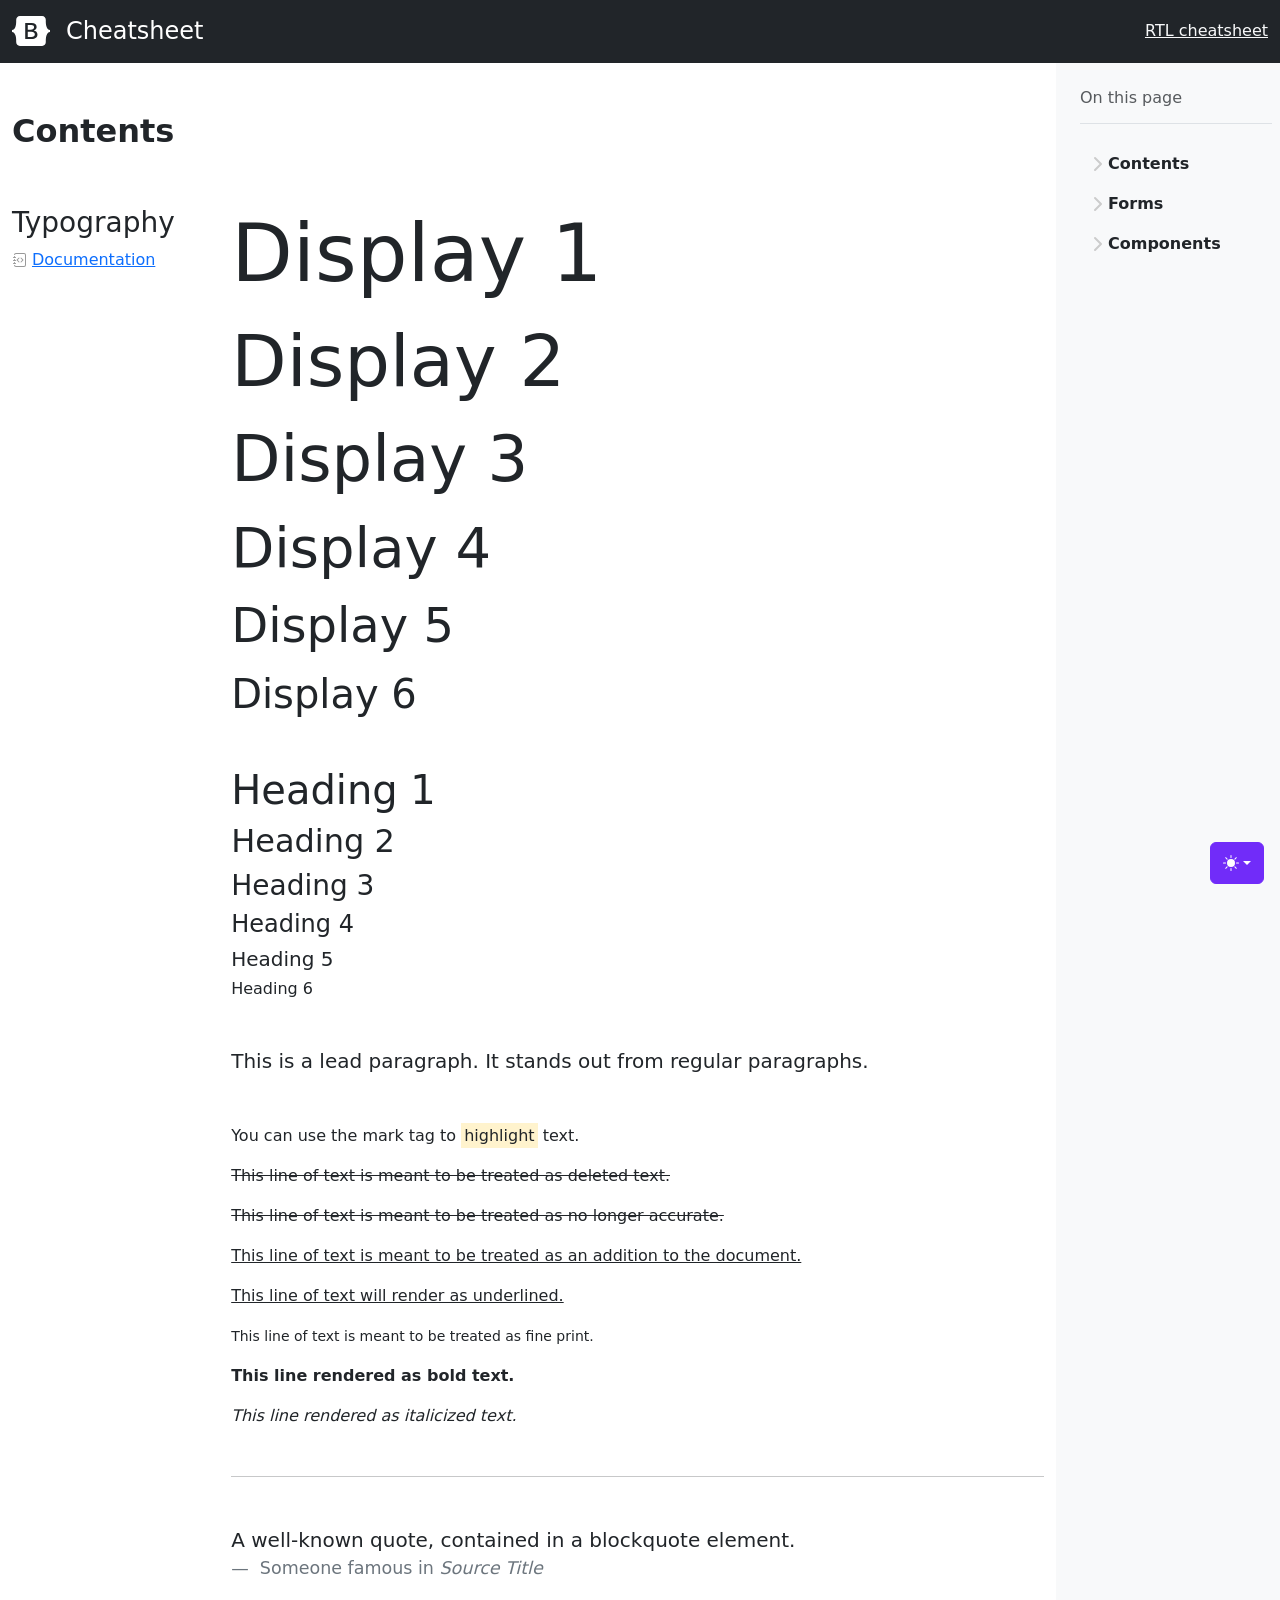
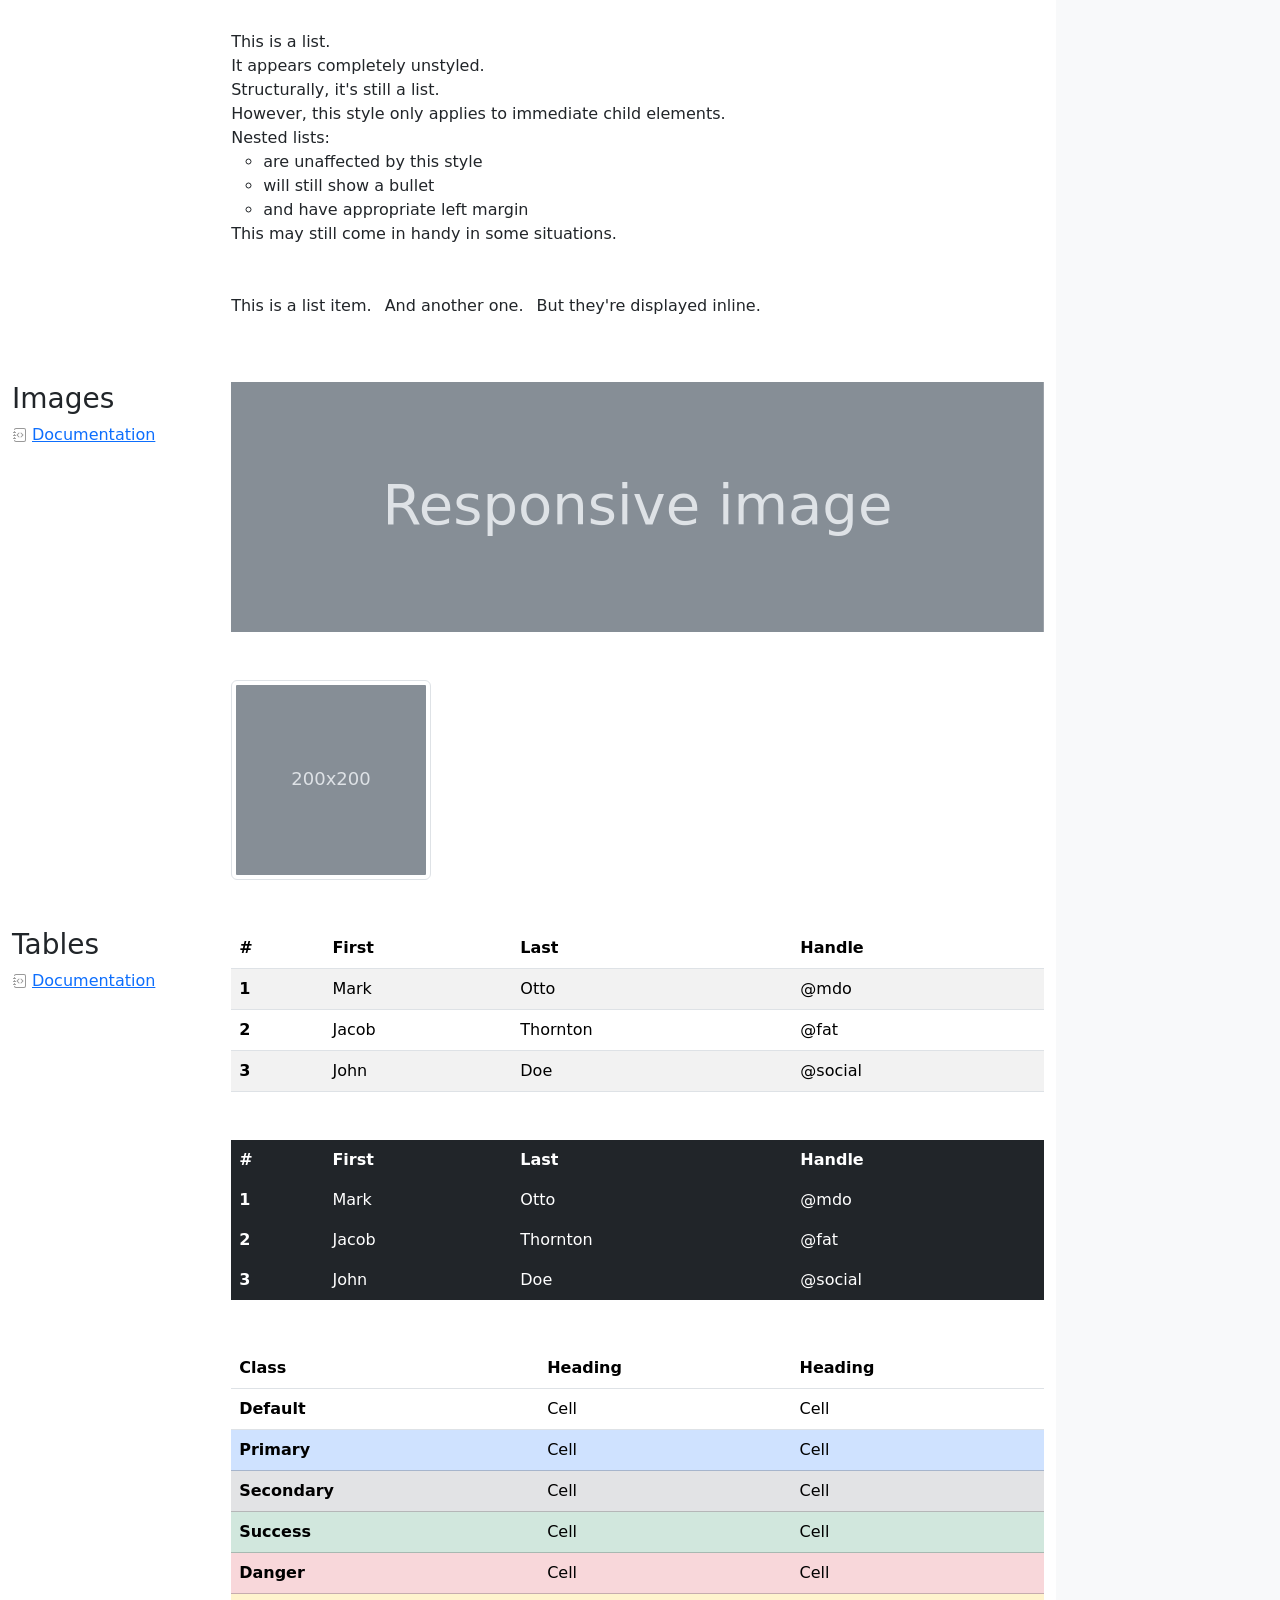
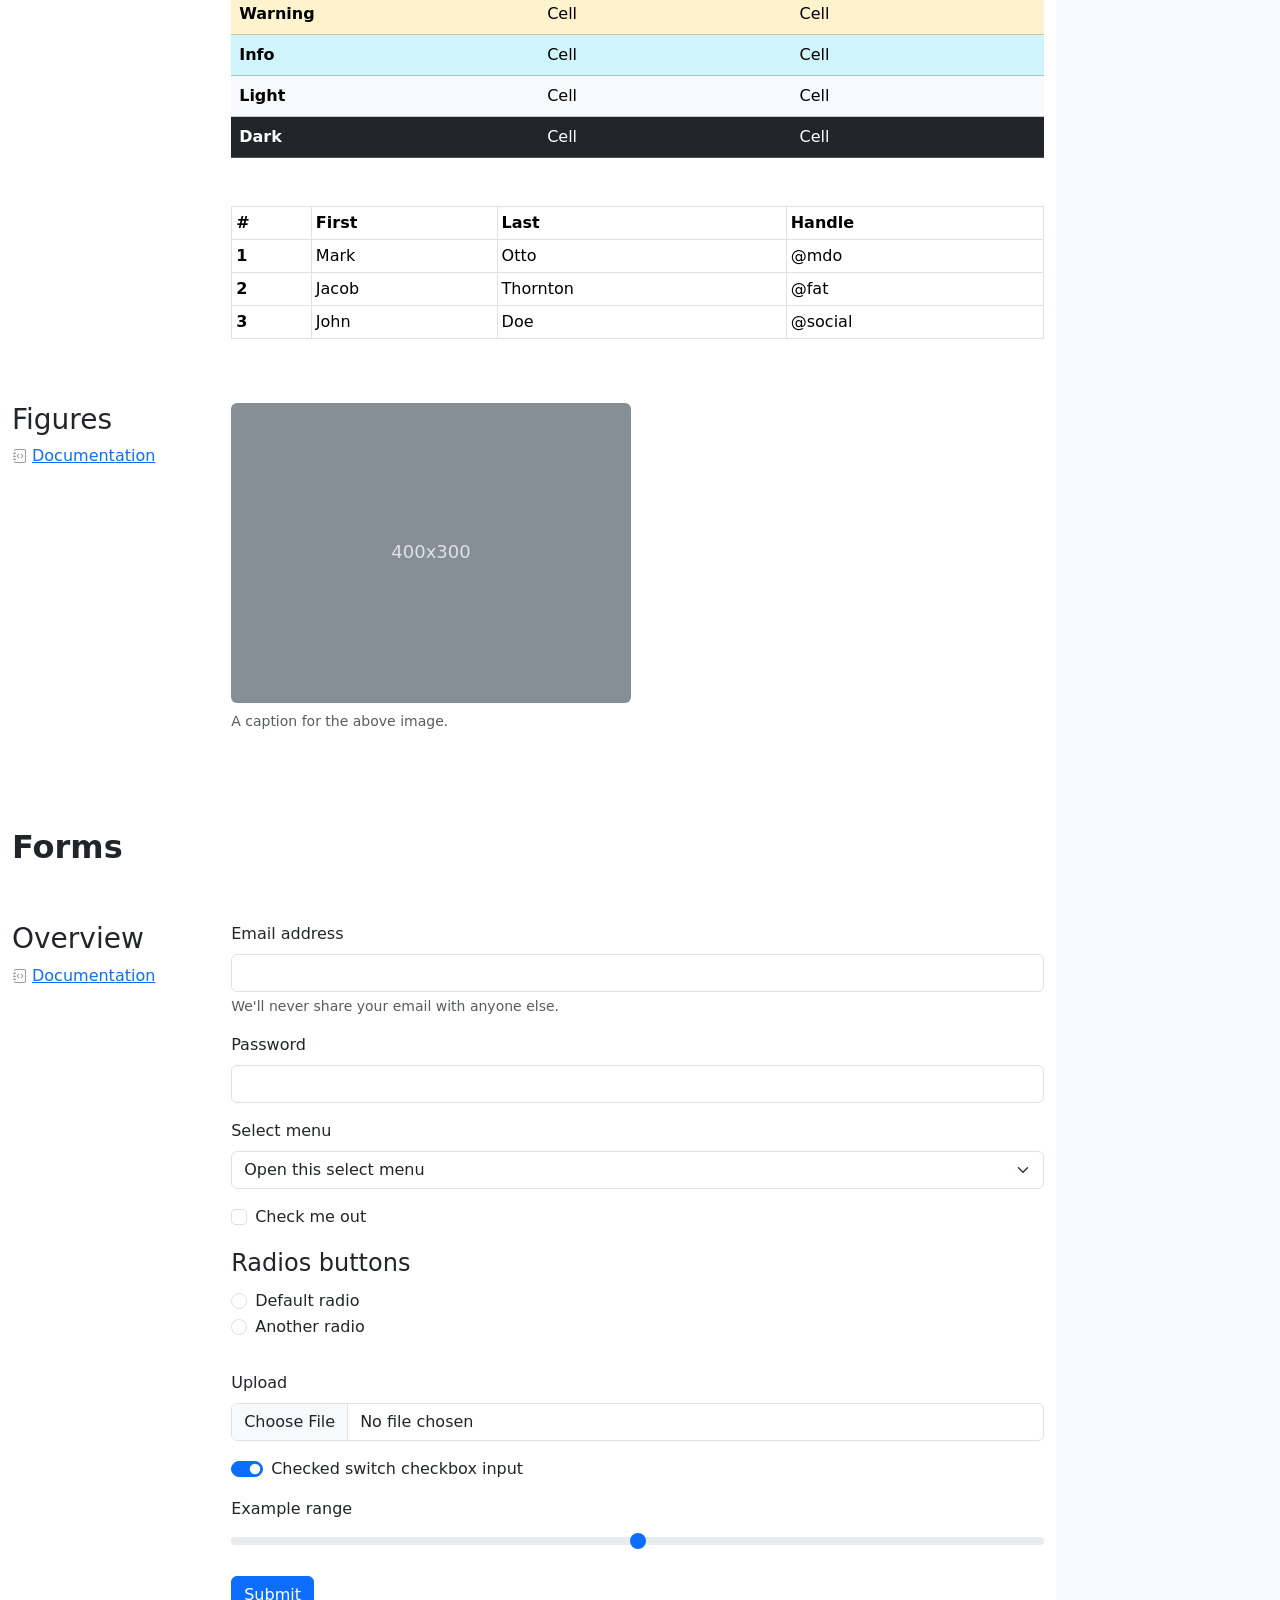
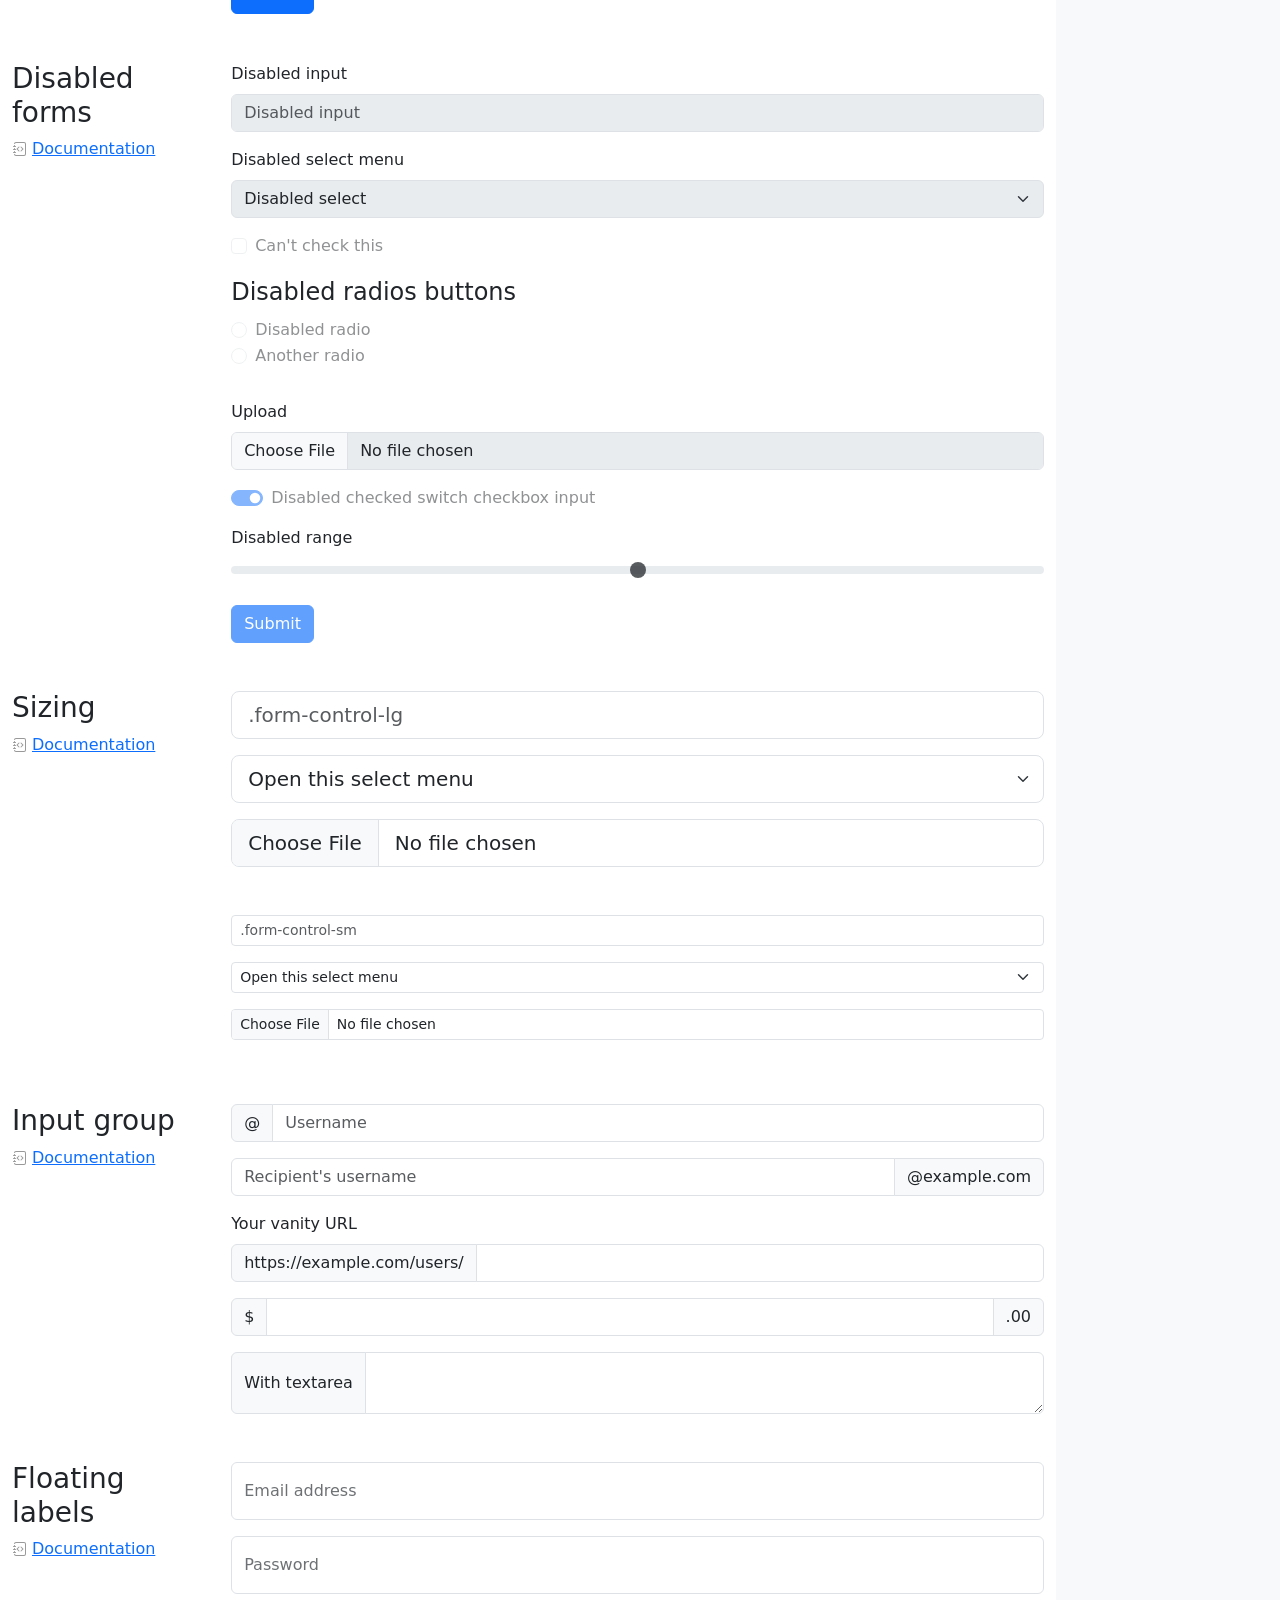
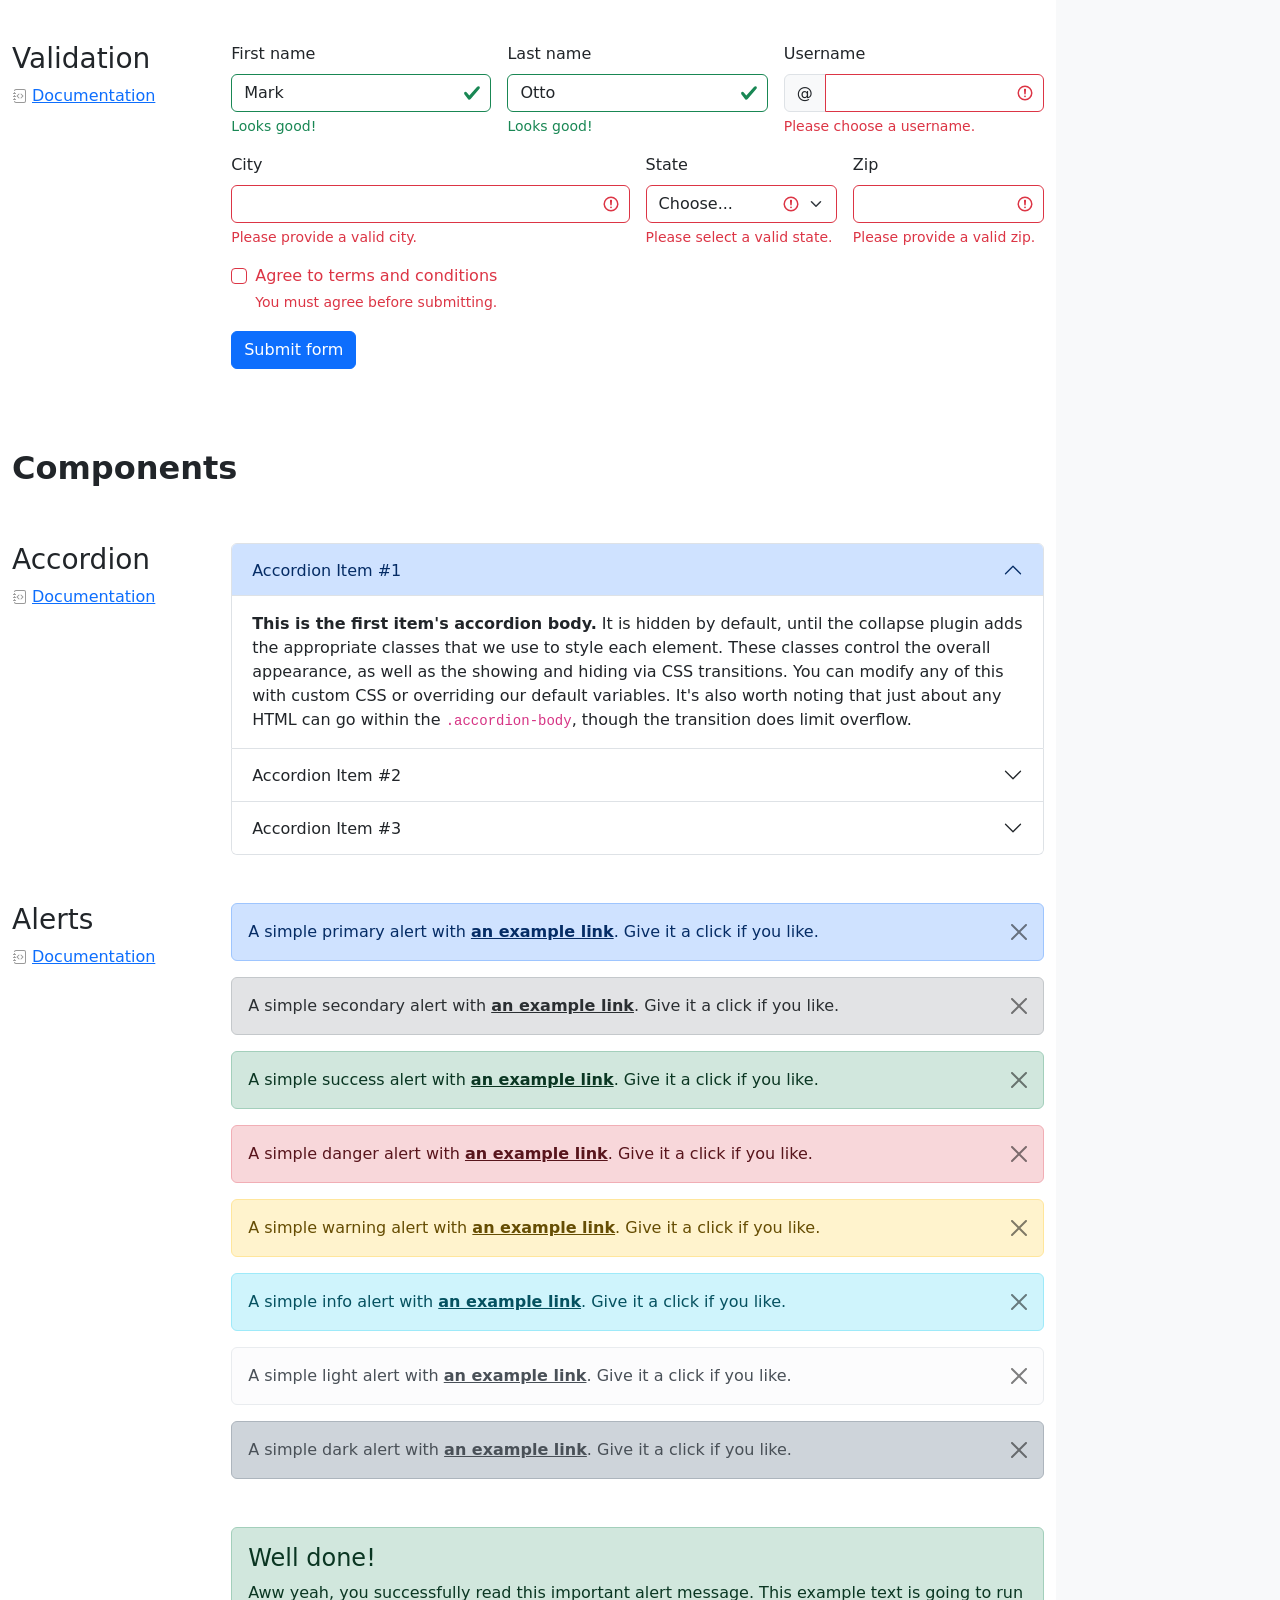
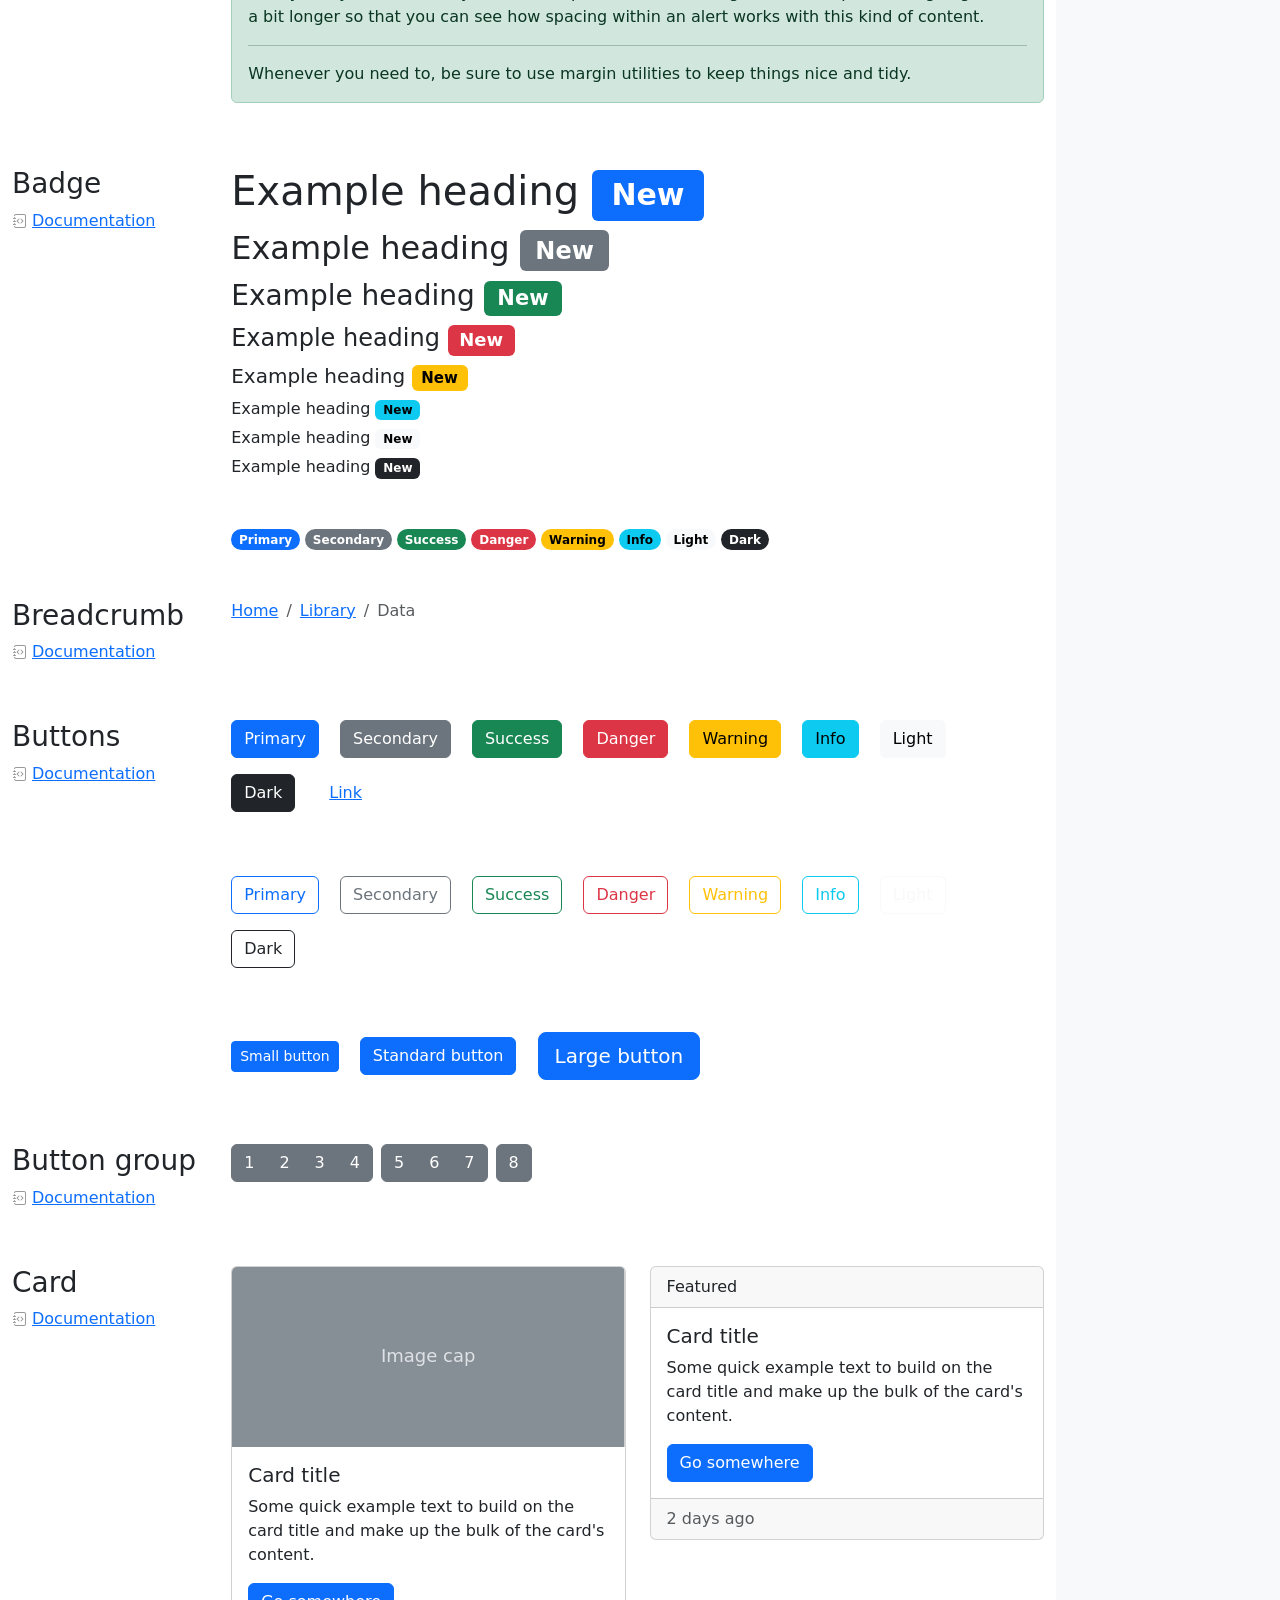
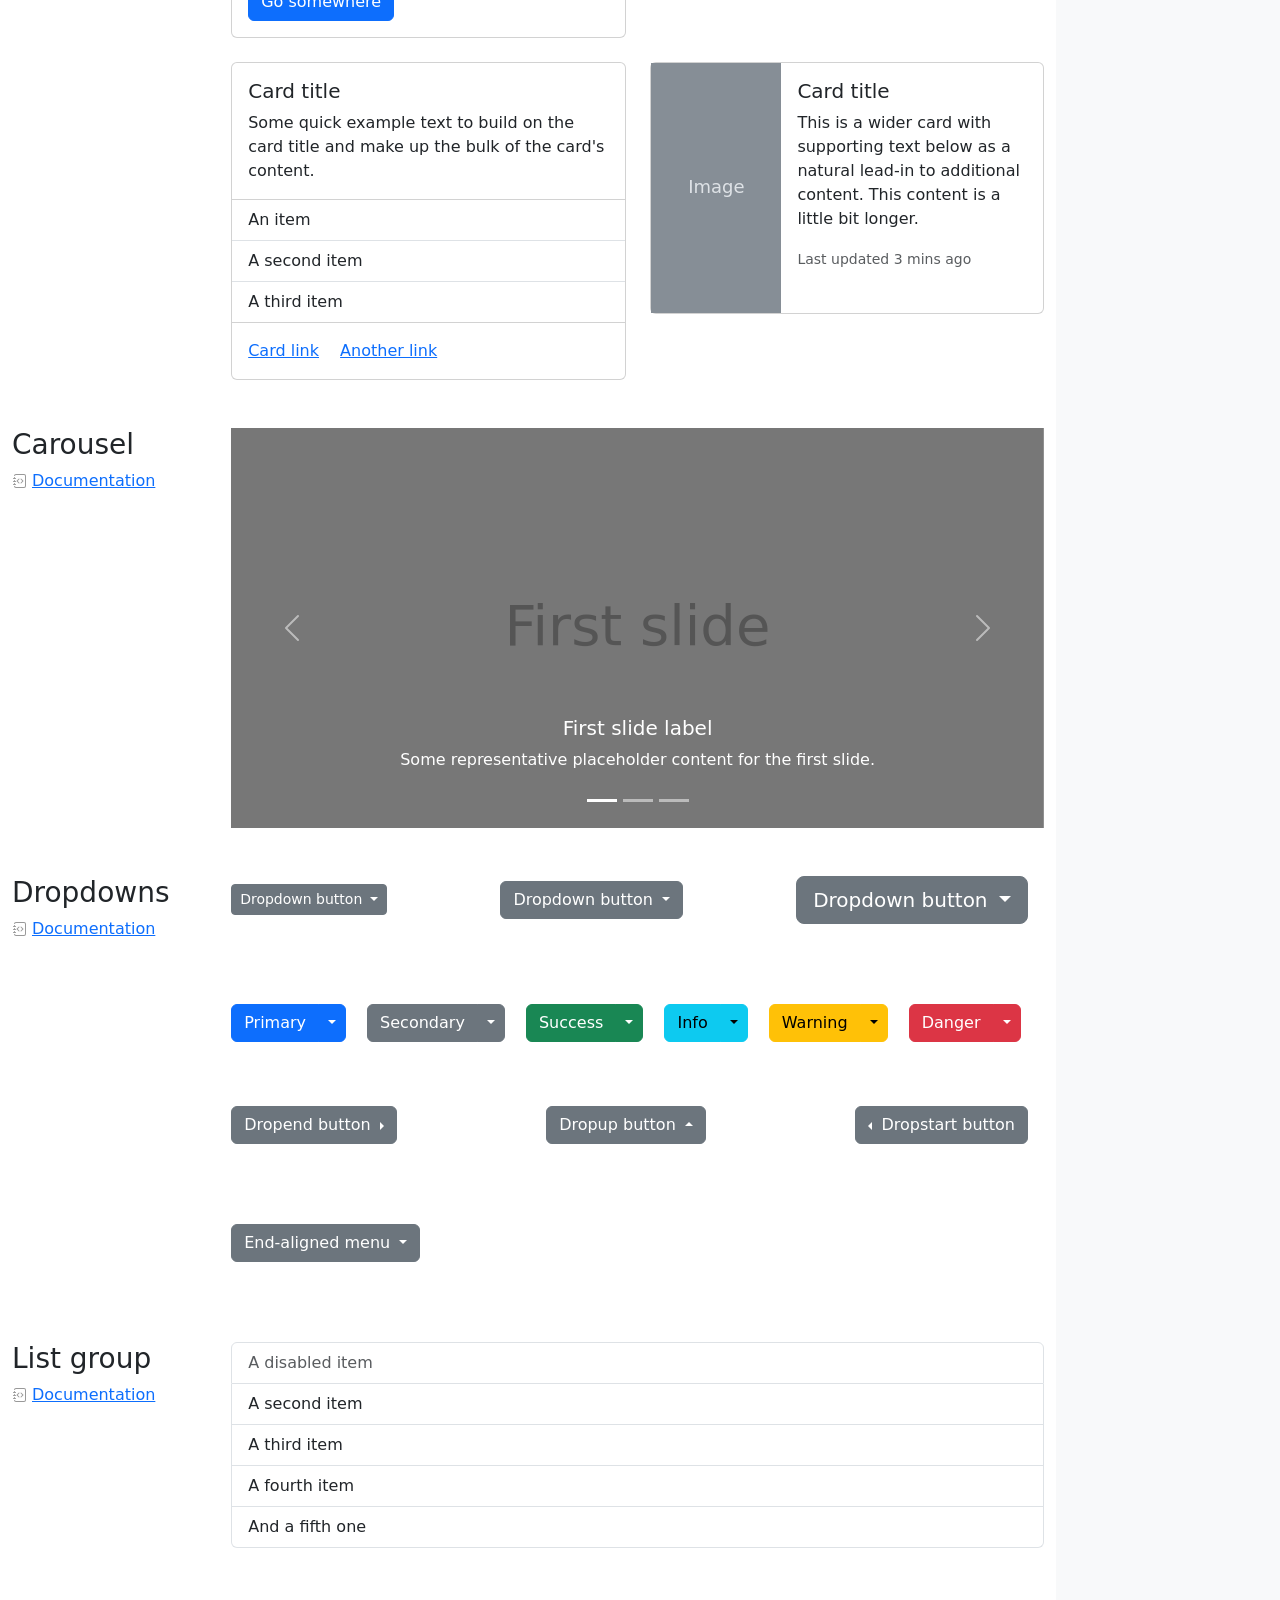
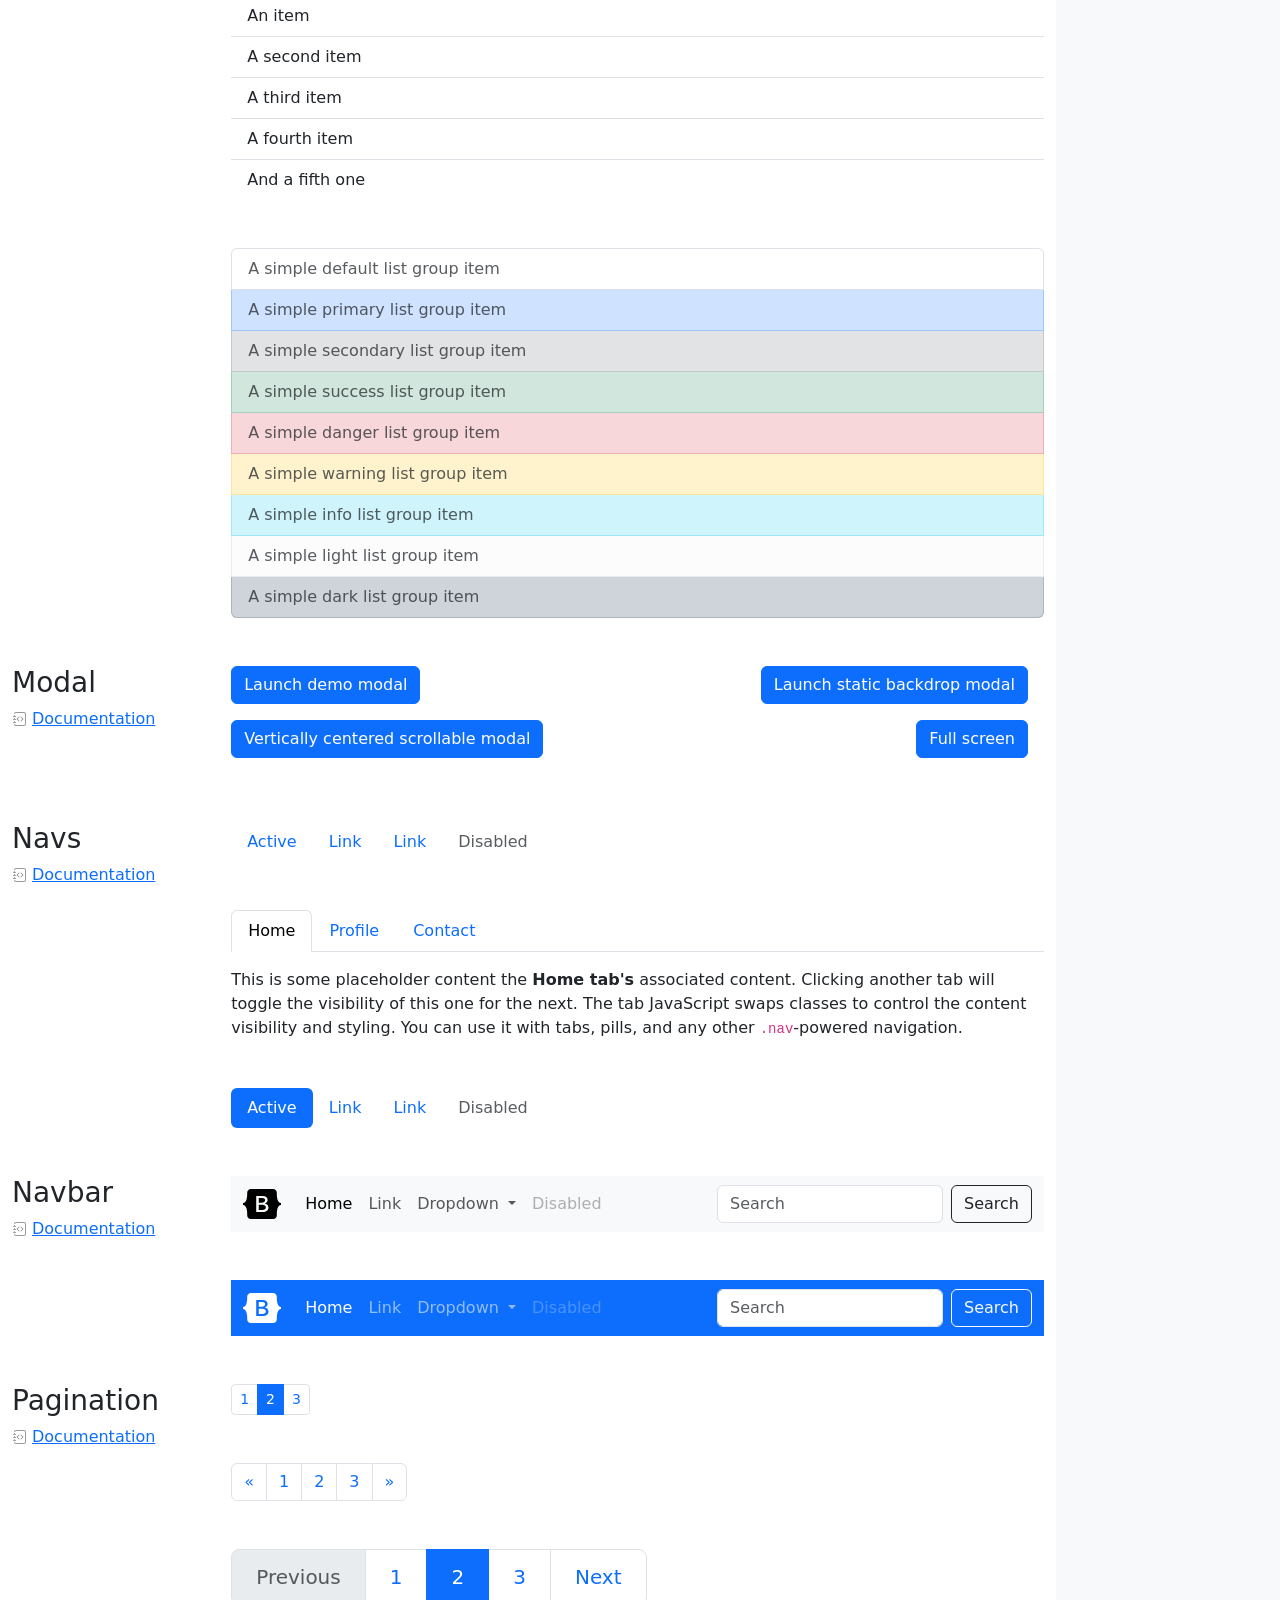
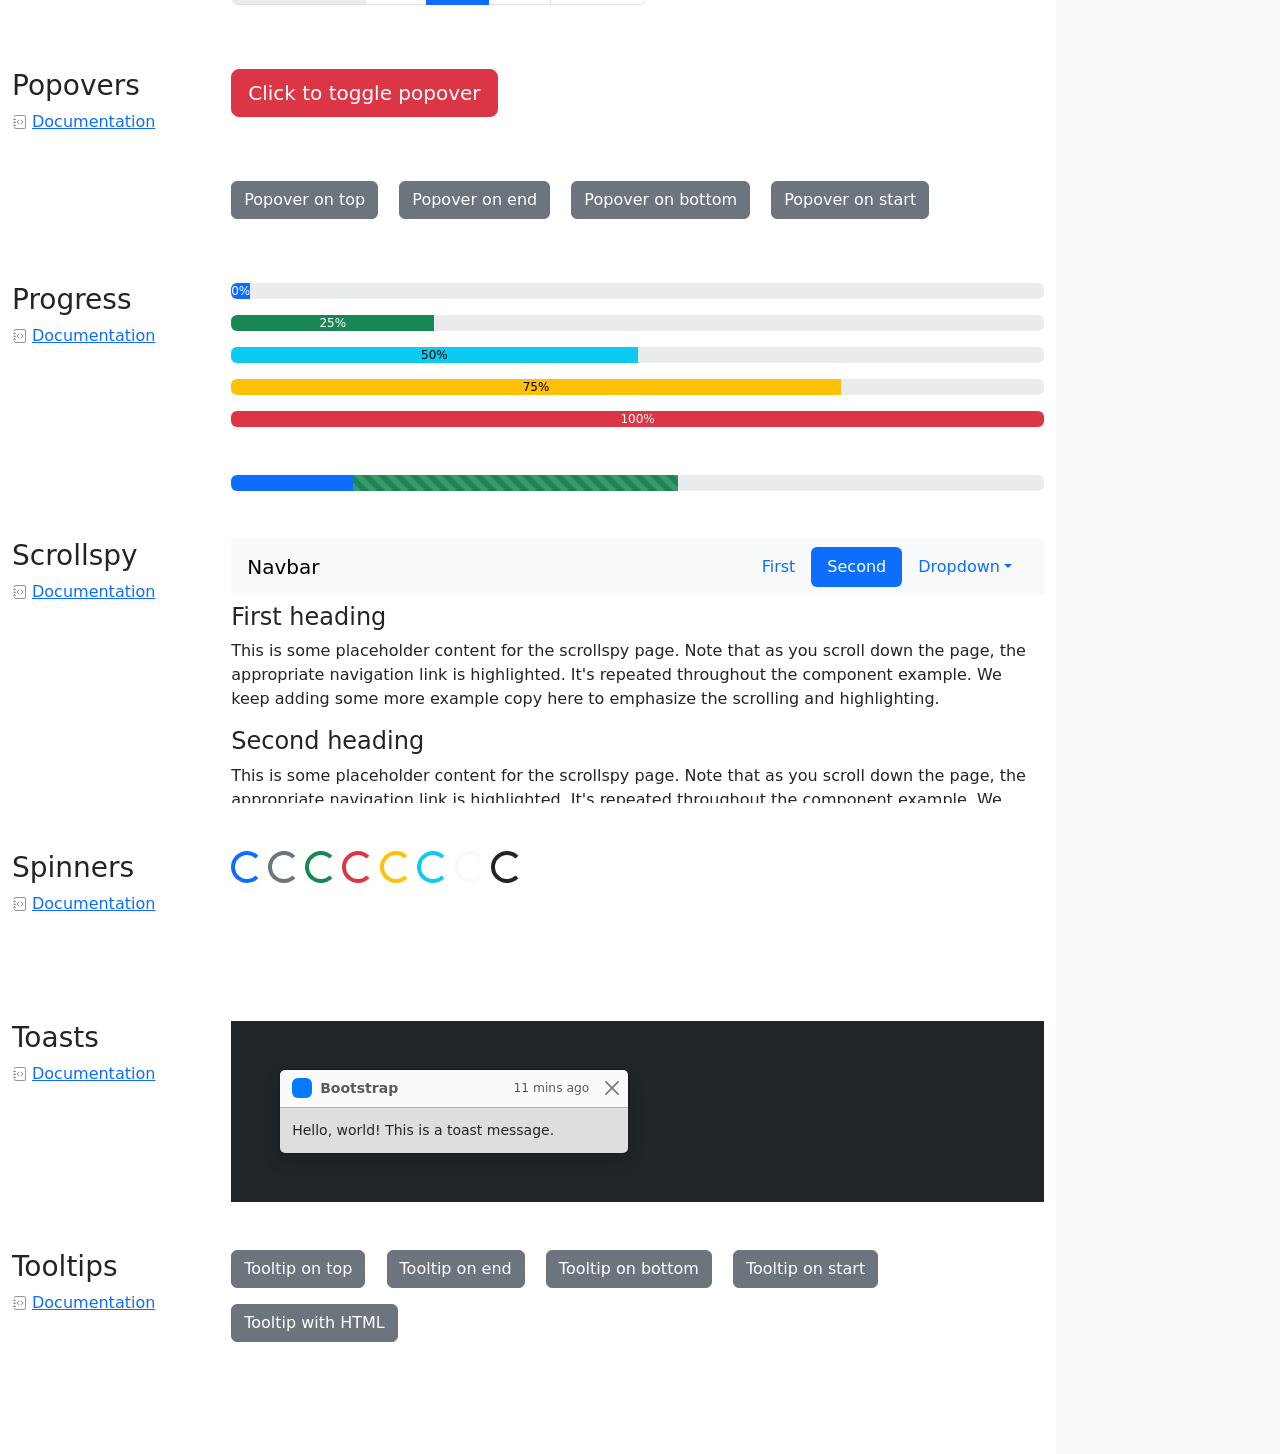
<file: assets/bootstrap-5.3.8-examples/cheatsheet/index.html>
<!doctype html>
<html lang="en" data-bs-theme="auto">
  <head>
    <meta charset="utf-8" />
    <meta name="viewport" content="width=device-width, initial-scale=1" />
    <meta name="description" content="" />
    <meta
      name="author"
      content="Mark Otto, Jacob Thornton, and Bootstrap contributors"
    />
    <meta name="generator" content="Astro v5.13.2" />
    <title>Cheatsheet · Bootstrap v5.3</title>
    <link
      rel="canonical"
      href="https://getbootstrap.com/docs/5.3/examples/cheatsheet/"
    />
    <script src="../assets/js/color-modes.js"></script>
    <link href="../assets/dist/css/bootstrap.min.css" rel="stylesheet" />
    <meta name="theme-color" content="#712cf9" />
    <link href="cheatsheet.css" rel="stylesheet" />
    <style>
      .bd-placeholder-img {
        font-size: 1.125rem;
        text-anchor: middle;
        -webkit-user-select: none;
        -moz-user-select: none;
        user-select: none;
      }
      @media (min-width: 768px) {
        .bd-placeholder-img-lg {
          font-size: 3.5rem;
        }
      }
      .b-example-divider {
        width: 100%;
        height: 3rem;
        background-color: #0000001a;
        border: solid rgba(0, 0, 0, 0.15);
        border-width: 1px 0;
        box-shadow:
          inset 0 0.5em 1.5em #0000001a,
          inset 0 0.125em 0.5em #00000026;
      }
      .b-example-vr {
        flex-shrink: 0;
        width: 1.5rem;
        height: 100vh;
      }
      .bi {
        vertical-align: -0.125em;
        fill: currentColor;
      }
      .nav-scroller {
        position: relative;
        z-index: 2;
        height: 2.75rem;
        overflow-y: hidden;
      }
      .nav-scroller .nav {
        display: flex;
        flex-wrap: nowrap;
        padding-bottom: 1rem;
        margin-top: -1px;
        overflow-x: auto;
        text-align: center;
        white-space: nowrap;
        -webkit-overflow-scrolling: touch;
      }
      .btn-bd-primary {
        --bd-violet-bg: #712cf9;
        --bd-violet-rgb: 112.520718, 44.062154, 249.437846;
        --bs-btn-font-weight: 600;
        --bs-btn-color: var(--bs-white);
        --bs-btn-bg: var(--bd-violet-bg);
        --bs-btn-border-color: var(--bd-violet-bg);
        --bs-btn-hover-color: var(--bs-white);
        --bs-btn-hover-bg: #6528e0;
        --bs-btn-hover-border-color: #6528e0;
        --bs-btn-focus-shadow-rgb: var(--bd-violet-rgb);
        --bs-btn-active-color: var(--bs-btn-hover-color);
        --bs-btn-active-bg: #5a23c8;
        --bs-btn-active-border-color: #5a23c8;
      }
      .bd-mode-toggle {
        z-index: 1500;
      }
      .bd-mode-toggle .bi {
        width: 1em;
        height: 1em;
      }
      .bd-mode-toggle .dropdown-menu .active .bi {
        display: block !important;
      }
    </style>
  </head>
  <body class="bg-body-tertiary">
    <svg xmlns="http://www.w3.org/2000/svg" class="d-none">
      <symbol id="check2" viewBox="0 0 16 16">
        <path
          d="M13.854 3.646a.5.5 0 0 1 0 .708l-7 7a.5.5 0 0 1-.708 0l-3.5-3.5a.5.5 0 1 1 .708-.708L6.5 10.293l6.646-6.647a.5.5 0 0 1 .708 0z"
        ></path>
      </symbol>
      <symbol id="circle-half" viewBox="0 0 16 16">
        <path
          d="M8 15A7 7 0 1 0 8 1v14zm0 1A8 8 0 1 1 8 0a8 8 0 0 1 0 16z"
        ></path>
      </symbol>
      <symbol id="moon-stars-fill" viewBox="0 0 16 16">
        <path
          d="M6 .278a.768.768 0 0 1 .08.858 7.208 7.208 0 0 0-.878 3.46c0 4.021 3.278 7.277 7.318 7.277.527 0 1.04-.055 1.533-.16a.787.787 0 0 1 .81.316.733.733 0 0 1-.031.893A8.349 8.349 0 0 1 8.344 16C3.734 16 0 12.286 0 7.71 0 4.266 2.114 1.312 5.124.06A.752.752 0 0 1 6 .278z"
        ></path>
        <path
          d="M10.794 3.148a.217.217 0 0 1 .412 0l.387 1.162c.173.518.579.924 1.097 1.097l1.162.387a.217.217 0 0 1 0 .412l-1.162.387a1.734 1.734 0 0 0-1.097 1.097l-.387 1.162a.217.217 0 0 1-.412 0l-.387-1.162A1.734 1.734 0 0 0 9.31 6.593l-1.162-.387a.217.217 0 0 1 0-.412l1.162-.387a1.734 1.734 0 0 0 1.097-1.097l.387-1.162zM13.863.099a.145.145 0 0 1 .274 0l.258.774c.115.346.386.617.732.732l.774.258a.145.145 0 0 1 0 .274l-.774.258a1.156 1.156 0 0 0-.732.732l-.258.774a.145.145 0 0 1-.274 0l-.258-.774a1.156 1.156 0 0 0-.732-.732l-.774-.258a.145.145 0 0 1 0-.274l.774-.258c.346-.115.617-.386.732-.732L13.863.1z"
        ></path>
      </symbol>
      <symbol id="sun-fill" viewBox="0 0 16 16">
        <path
          d="M8 12a4 4 0 1 0 0-8 4 4 0 0 0 0 8zM8 0a.5.5 0 0 1 .5.5v2a.5.5 0 0 1-1 0v-2A.5.5 0 0 1 8 0zm0 13a.5.5 0 0 1 .5.5v2a.5.5 0 0 1-1 0v-2A.5.5 0 0 1 8 13zm8-5a.5.5 0 0 1-.5.5h-2a.5.5 0 0 1 0-1h2a.5.5 0 0 1 .5.5zM3 8a.5.5 0 0 1-.5.5h-2a.5.5 0 0 1 0-1h2A.5.5 0 0 1 3 8zm10.657-5.657a.5.5 0 0 1 0 .707l-1.414 1.415a.5.5 0 1 1-.707-.708l1.414-1.414a.5.5 0 0 1 .707 0zm-9.193 9.193a.5.5 0 0 1 0 .707L3.05 13.657a.5.5 0 0 1-.707-.707l1.414-1.414a.5.5 0 0 1 .707 0zm9.193 2.121a.5.5 0 0 1-.707 0l-1.414-1.414a.5.5 0 0 1 .707-.707l1.414 1.414a.5.5 0 0 1 0 .707zM4.464 4.465a.5.5 0 0 1-.707 0L2.343 3.05a.5.5 0 1 1 .707-.707l1.414 1.414a.5.5 0 0 1 0 .708z"
        ></path>
      </symbol>
    </svg>
    <div
      class="dropdown position-fixed bottom-0 end-0 mb-3 me-3 bd-mode-toggle"
    >
      <button
        class="btn btn-bd-primary py-2 dropdown-toggle d-flex align-items-center"
        id="bd-theme"
        type="button"
        aria-expanded="false"
        data-bs-toggle="dropdown"
        aria-label="Toggle theme (auto)"
      >
        <svg class="bi my-1 theme-icon-active" aria-hidden="true">
          <use href="#circle-half"></use>
        </svg>
        <span class="visually-hidden" id="bd-theme-text">Toggle theme</span>
      </button>
      <ul
        class="dropdown-menu dropdown-menu-end shadow"
        aria-labelledby="bd-theme-text"
      >
        <li>
          <button
            type="button"
            class="dropdown-item d-flex align-items-center"
            data-bs-theme-value="light"
            aria-pressed="false"
          >
            <svg class="bi me-2 opacity-50" aria-hidden="true">
              <use href="#sun-fill"></use>
            </svg>
            Light
            <svg class="bi ms-auto d-none" aria-hidden="true">
              <use href="#check2"></use>
            </svg>
          </button>
        </li>
        <li>
          <button
            type="button"
            class="dropdown-item d-flex align-items-center"
            data-bs-theme-value="dark"
            aria-pressed="false"
          >
            <svg class="bi me-2 opacity-50" aria-hidden="true">
              <use href="#moon-stars-fill"></use>
            </svg>
            Dark
            <svg class="bi ms-auto d-none" aria-hidden="true">
              <use href="#check2"></use>
            </svg>
          </button>
        </li>
        <li>
          <button
            type="button"
            class="dropdown-item d-flex align-items-center active"
            data-bs-theme-value="auto"
            aria-pressed="true"
          >
            <svg class="bi me-2 opacity-50" aria-hidden="true">
              <use href="#circle-half"></use>
            </svg>
            Auto
            <svg class="bi ms-auto d-none" aria-hidden="true">
              <use href="#check2"></use>
            </svg>
          </button>
        </li>
      </ul>
    </div>
    <header
      class="bd-header bg-dark py-3 d-flex align-items-stretch border-bottom border-dark"
    >
      <div class="container-fluid d-flex align-items-center">
        <h1 class="d-flex align-items-center fs-4 text-white mb-0">
          <img
            src="../assets/brand/bootstrap-logo-white.svg"
            width="38"
            height="30"
            class="me-3"
            alt="Bootstrap"
          />
          Cheatsheet
        </h1>
        <a
          href="../examples/cheatsheet-rtl/"
          class="ms-auto link-light"
          hreflang="ar"
          >RTL cheatsheet</a
        >
      </div>
    </header>
    <aside
      class="bd-aside sticky-xl-top text-body-secondary align-self-start mb-3 mb-xl-5 px-2"
    >
      <h2 class="h6 pt-4 pb-3 mb-4 border-bottom">On this page</h2>
      <nav class="small" id="toc">
        <ul class="list-unstyled">
          <li class="my-2">
            <button
              type="button"
              class="btn d-inline-flex align-items-center collapsed border-0"
              data-bs-toggle="collapse"
              aria-expanded="false"
              data-bs-target="#contents-collapse"
              aria-controls="contents-collapse"
            >
              Contents
            </button>
            <ul class="list-unstyled ps-3 collapse" id="contents-collapse">
              <li>
                <a
                  class="d-inline-flex align-items-center rounded text-decoration-none"
                  href="#typography"
                  >Typography</a
                >
              </li>
              <li>
                <a
                  class="d-inline-flex align-items-center rounded text-decoration-none"
                  href="#images"
                  >Images</a
                >
              </li>
              <li>
                <a
                  class="d-inline-flex align-items-center rounded text-decoration-none"
                  href="#tables"
                  >Tables</a
                >
              </li>
              <li>
                <a
                  class="d-inline-flex align-items-center rounded text-decoration-none"
                  href="#figures"
                  >Figures</a
                >
              </li>
            </ul>
          </li>
          <li class="my-2">
            <button
              type="button"
              class="btn d-inline-flex align-items-center collapsed border-0"
              data-bs-toggle="collapse"
              aria-expanded="false"
              data-bs-target="#forms-collapse"
              aria-controls="forms-collapse"
            >
              Forms
            </button>
            <ul class="list-unstyled ps-3 collapse" id="forms-collapse">
              <li>
                <a
                  class="d-inline-flex align-items-center rounded text-decoration-none"
                  href="#overview"
                  >Overview</a
                >
              </li>
              <li>
                <a
                  class="d-inline-flex align-items-center rounded text-decoration-none"
                  href="#disabled-forms"
                  >Disabled forms</a
                >
              </li>
              <li>
                <a
                  class="d-inline-flex align-items-center rounded text-decoration-none"
                  href="#sizing"
                  >Sizing</a
                >
              </li>
              <li>
                <a
                  class="d-inline-flex align-items-center rounded text-decoration-none"
                  href="#input-group"
                  >Input group</a
                >
              </li>
              <li>
                <a
                  class="d-inline-flex align-items-center rounded text-decoration-none"
                  href="#floating-labels"
                  >Floating labels</a
                >
              </li>
              <li>
                <a
                  class="d-inline-flex align-items-center rounded text-decoration-none"
                  href="#validation"
                  >Validation</a
                >
              </li>
            </ul>
          </li>
          <li class="my-2">
            <button
              type="button"
              class="btn d-inline-flex align-items-center collapsed border-0"
              data-bs-toggle="collapse"
              aria-expanded="false"
              data-bs-target="#components-collapse"
              aria-controls="components-collapse"
            >
              Components
            </button>
            <ul class="list-unstyled ps-3 collapse" id="components-collapse">
              <li>
                <a
                  class="d-inline-flex align-items-center rounded text-decoration-none"
                  href="#accordion"
                  >Accordion</a
                >
              </li>
              <li>
                <a
                  class="d-inline-flex align-items-center rounded text-decoration-none"
                  href="#alerts"
                  >Alerts</a
                >
              </li>
              <li>
                <a
                  class="d-inline-flex align-items-center rounded text-decoration-none"
                  href="#badge"
                  >Badge</a
                >
              </li>
              <li>
                <a
                  class="d-inline-flex align-items-center rounded text-decoration-none"
                  href="#breadcrumb"
                  >Breadcrumb</a
                >
              </li>
              <li>
                <a
                  class="d-inline-flex align-items-center rounded text-decoration-none"
                  href="#buttons"
                  >Buttons</a
                >
              </li>
              <li>
                <a
                  class="d-inline-flex align-items-center rounded text-decoration-none"
                  href="#button-group"
                  >Button group</a
                >
              </li>
              <li>
                <a
                  class="d-inline-flex align-items-center rounded text-decoration-none"
                  href="#card"
                  >Card</a
                >
              </li>
              <li>
                <a
                  class="d-inline-flex align-items-center rounded text-decoration-none"
                  href="#carousel"
                  >Carousel</a
                >
              </li>
              <li>
                <a
                  class="d-inline-flex align-items-center rounded text-decoration-none"
                  href="#dropdowns"
                  >Dropdowns</a
                >
              </li>
              <li>
                <a
                  class="d-inline-flex align-items-center rounded text-decoration-none"
                  href="#list-group"
                  >List group</a
                >
              </li>
              <li>
                <a
                  class="d-inline-flex align-items-center rounded text-decoration-none"
                  href="#modal"
                  >Modal</a
                >
              </li>
              <li>
                <a
                  class="d-inline-flex align-items-center rounded text-decoration-none"
                  href="#navs"
                  >Navs</a
                >
              </li>
              <li>
                <a
                  class="d-inline-flex align-items-center rounded text-decoration-none"
                  href="#navbar"
                  >Navbar</a
                >
              </li>
              <li>
                <a
                  class="d-inline-flex align-items-center rounded text-decoration-none"
                  href="#pagination"
                  >Pagination</a
                >
              </li>
              <li>
                <a
                  class="d-inline-flex align-items-center rounded text-decoration-none"
                  href="#popovers"
                  >Popovers</a
                >
              </li>
              <li>
                <a
                  class="d-inline-flex align-items-center rounded text-decoration-none"
                  href="#progress"
                  >Progress</a
                >
              </li>
              <li>
                <a
                  class="d-inline-flex align-items-center rounded text-decoration-none"
                  href="#scrollspy"
                  >Scrollspy</a
                >
              </li>
              <li>
                <a
                  class="d-inline-flex align-items-center rounded text-decoration-none"
                  href="#spinners"
                  >Spinners</a
                >
              </li>
              <li>
                <a
                  class="d-inline-flex align-items-center rounded text-decoration-none"
                  href="#toasts"
                  >Toasts</a
                >
              </li>
              <li>
                <a
                  class="d-inline-flex align-items-center rounded text-decoration-none"
                  href="#tooltips"
                  >Tooltips</a
                >
              </li>
            </ul>
          </li>
        </ul>
      </nav>
    </aside>
    <main class="bd-cheatsheet container-fluid bg-body">
      <section id="content">
        <h2 class="sticky-xl-top fw-bold pt-3 pt-xl-5 pb-2 pb-xl-3">
          Contents
        </h2>
        <article class="my-3" id="typography">
          <div
            class="bd-heading sticky-xl-top align-self-start mt-5 mb-3 mt-xl-0 mb-xl-2"
          >
            <h3>Typography</h3>
            <a class="d-flex align-items-center" href="../content/typography"
              >Documentation</a
            >
          </div>
          <div>
            <div class="bd-example-snippet bd-code-snippet">
              <div class="bd-example m-0 border-0">
                <p class="display-1">Display 1</p>
                <p class="display-2">Display 2</p>
                <p class="display-3">Display 3</p>
                <p class="display-4">Display 4</p>
                <p class="display-5">Display 5</p>
                <p class="display-6">Display 6</p>
              </div>
            </div>
            <div class="bd-example-snippet bd-code-snippet">
              <div class="bd-example m-0 border-0">
                <p class="h1">Heading 1</p>
                <p class="h2">Heading 2</p>
                <p class="h3">Heading 3</p>
                <p class="h4">Heading 4</p>
                <p class="h5">Heading 5</p>
                <p class="h6">Heading 6</p>
              </div>
            </div>
            <div class="bd-example-snippet bd-code-snippet">
              <div class="bd-example m-0 border-0">
                <p class="lead">
                  This is a lead paragraph. It stands out from regular
                  paragraphs.
                </p>
              </div>
            </div>
            <div class="bd-example-snippet bd-code-snippet">
              <div class="bd-example m-0 border-0">
                <p>You can use the mark tag to <mark>highlight</mark> text.</p>
                <p>
                  <del
                    >This line of text is meant to be treated as deleted
                    text.</del
                  >
                </p>
                <p>
                  <s
                    >This line of text is meant to be treated as no longer
                    accurate.</s
                  >
                </p>
                <p>
                  <ins
                    >This line of text is meant to be treated as an addition to
                    the document.</ins
                  >
                </p>
                <p><u>This line of text will render as underlined.</u></p>
                <p>
                  <small
                    >This line of text is meant to be treated as fine
                    print.</small
                  >
                </p>
                <p><strong>This line rendered as bold text.</strong></p>
                <p><em>This line rendered as italicized text.</em></p>
              </div>
            </div>
            <div class="bd-example-snippet bd-code-snippet">
              <div class="bd-example m-0 border-0">
                <hr />
              </div>
            </div>
            <div class="bd-example-snippet bd-code-snippet">
              <div class="bd-example m-0 border-0">
                <blockquote class="blockquote">
                  <p>A well-known quote, contained in a blockquote element.</p>
                  <footer class="blockquote-footer">
                    Someone famous in
                    <cite title="Source Title">Source Title</cite>
                  </footer>
                </blockquote>
              </div>
            </div>
            <div class="bd-example-snippet bd-code-snippet">
              <div class="bd-example m-0 border-0">
                <ul class="list-unstyled">
                  <li>This is a list.</li>
                  <li>It appears completely unstyled.</li>
                  <li>Structurally, it's still a list.</li>
                  <li>
                    However, this style only applies to immediate child
                    elements.
                  </li>
                  <li>
                    Nested lists:
                    <ul>
                      <li>are unaffected by this style</li>
                      <li>will still show a bullet</li>
                      <li>and have appropriate left margin</li>
                    </ul>
                  </li>
                  <li>This may still come in handy in some situations.</li>
                </ul>
              </div>
            </div>
            <div class="bd-example-snippet bd-code-snippet">
              <div class="bd-example m-0 border-0">
                <ul class="list-inline">
                  <li class="list-inline-item">This is a list item.</li>
                  <li class="list-inline-item">And another one.</li>
                  <li class="list-inline-item">
                    But they're displayed inline.
                  </li>
                </ul>
              </div>
            </div>
          </div>
        </article>
        <article class="my-3" id="images">
          <div
            class="bd-heading sticky-xl-top align-self-start mt-5 mb-3 mt-xl-0 mb-xl-2"
          >
            <h3>Images</h3>
            <a class="d-flex align-items-center" href="../content/images"
              >Documentation</a
            >
          </div>
          <div>
            <div class="bd-example-snippet bd-code-snippet">
              <div class="bd-example m-0 border-0">
                <svg
                  aria-label="Placeholder: Responsive image"
                  class="bd-placeholder-img bd-placeholder-img-lg img-fluid"
                  height="250"
                  preserveAspectRatio="xMidYMid slice"
                  role="img"
                  width="100%"
                  xmlns="http://www.w3.org/2000/svg"
                >
                  <title>Placeholder</title>
                  <rect width="100%" height="100%" fill="#868e96" />
                  <text x="50%" y="50%" fill="#dee2e6" dy=".3em">
                    Responsive image
                  </text>
                </svg>
              </div>
            </div>
            <div class="bd-example-snippet bd-code-snippet">
              <div class="bd-example m-0 border-0">
                <svg
                  aria-label="A generic square placeholder image with a white border around it, making it resemble a photograph taken with an old instant camera: 200x200"
                  class="bd-placeholder-img img-thumbnail"
                  height="200"
                  preserveAspectRatio="xMidYMid slice"
                  role="img"
                  width="200"
                  xmlns="http://www.w3.org/2000/svg"
                >
                  <title>
                    A generic square placeholder image with a white border
                    around it, making it resemble a photograph taken with an old
                    instant camera
                  </title>
                  <rect width="100%" height="100%" fill="#868e96" />
                  <text x="50%" y="50%" fill="#dee2e6" dy=".3em">200x200</text>
                </svg>
              </div>
            </div>
          </div>
        </article>
        <article class="my-3" id="tables">
          <div
            class="bd-heading sticky-xl-top align-self-start mt-5 mb-3 mt-xl-0 mb-xl-2"
          >
            <h3>Tables</h3>
            <a class="d-flex align-items-center" href="../content/tables"
              >Documentation</a
            >
          </div>
          <div>
            <div class="bd-example-snippet bd-code-snippet">
              <div class="bd-example m-0 border-0">
                <table class="table table-striped">
                  <thead>
                    <tr>
                      <th scope="col">#</th>
                      <th scope="col">First</th>
                      <th scope="col">Last</th>
                      <th scope="col">Handle</th>
                    </tr>
                  </thead>
                  <tbody>
                    <tr>
                      <th scope="row">1</th>
                      <td>Mark</td>
                      <td>Otto</td>
                      <td>@mdo</td>
                    </tr>
                    <tr>
                      <th scope="row">2</th>
                      <td>Jacob</td>
                      <td>Thornton</td>
                      <td>@fat</td>
                    </tr>
                    <tr>
                      <th scope="row">3</th>
                      <td>John</td>
                      <td>Doe</td>
                      <td>@social</td>
                    </tr>
                  </tbody>
                </table>
              </div>
            </div>
            <div class="bd-example-snippet bd-code-snippet">
              <div class="bd-example m-0 border-0">
                <table class="table table-dark table-borderless">
                  <thead>
                    <tr>
                      <th scope="col">#</th>
                      <th scope="col">First</th>
                      <th scope="col">Last</th>
                      <th scope="col">Handle</th>
                    </tr>
                  </thead>
                  <tbody>
                    <tr>
                      <th scope="row">1</th>
                      <td>Mark</td>
                      <td>Otto</td>
                      <td>@mdo</td>
                    </tr>
                    <tr>
                      <th scope="row">2</th>
                      <td>Jacob</td>
                      <td>Thornton</td>
                      <td>@fat</td>
                    </tr>
                    <tr>
                      <th scope="row">3</th>
                      <td>John</td>
                      <td>Doe</td>
                      <td>@social</td>
                    </tr>
                  </tbody>
                </table>
              </div>
            </div>
            <div class="bd-example-snippet bd-code-snippet">
              <div class="bd-example m-0 border-0">
                <table class="table table-hover">
                  <thead>
                    <tr>
                      <th scope="col">Class</th>
                      <th scope="col">Heading</th>
                      <th scope="col">Heading</th>
                    </tr>
                  </thead>
                  <tbody>
                    <tr>
                      <th scope="row">Default</th>
                      <td>Cell</td>
                      <td>Cell</td>
                    </tr>
                    <tr class="table-primary">
                      <th scope="row">Primary</th>
                      <td>Cell</td>
                      <td>Cell</td>
                    </tr>
                    <tr class="table-secondary">
                      <th scope="row">Secondary</th>
                      <td>Cell</td>
                      <td>Cell</td>
                    </tr>
                    <tr class="table-success">
                      <th scope="row">Success</th>
                      <td>Cell</td>
                      <td>Cell</td>
                    </tr>
                    <tr class="table-danger">
                      <th scope="row">Danger</th>
                      <td>Cell</td>
                      <td>Cell</td>
                    </tr>
                    <tr class="table-warning">
                      <th scope="row">Warning</th>
                      <td>Cell</td>
                      <td>Cell</td>
                    </tr>
                    <tr class="table-info">
                      <th scope="row">Info</th>
                      <td>Cell</td>
                      <td>Cell</td>
                    </tr>
                    <tr class="table-light">
                      <th scope="row">Light</th>
                      <td>Cell</td>
                      <td>Cell</td>
                    </tr>
                    <tr class="table-dark">
                      <th scope="row">Dark</th>
                      <td>Cell</td>
                      <td>Cell</td>
                    </tr>
                  </tbody>
                </table>
              </div>
            </div>
            <div class="bd-example-snippet bd-code-snippet">
              <div class="bd-example m-0 border-0">
                <table class="table table-sm table-bordered">
                  <thead>
                    <tr>
                      <th scope="col">#</th>
                      <th scope="col">First</th>
                      <th scope="col">Last</th>
                      <th scope="col">Handle</th>
                    </tr>
                  </thead>
                  <tbody>
                    <tr>
                      <th scope="row">1</th>
                      <td>Mark</td>
                      <td>Otto</td>
                      <td>@mdo</td>
                    </tr>
                    <tr>
                      <th scope="row">2</th>
                      <td>Jacob</td>
                      <td>Thornton</td>
                      <td>@fat</td>
                    </tr>
                    <tr>
                      <th scope="row">3</th>
                      <td>John</td>
                      <td>Doe</td>
                      <td>@social</td>
                    </tr>
                  </tbody>
                </table>
              </div>
            </div>
          </div>
        </article>
        <article class="my-3" id="figures">
          <div
            class="bd-heading sticky-xl-top align-self-start mt-5 mb-3 mt-xl-0 mb-xl-2"
          >
            <h3>Figures</h3>
            <a class="d-flex align-items-center" href="../content/figures"
              >Documentation</a
            >
          </div>
          <div>
            <div class="bd-example-snippet bd-code-snippet">
              <div class="bd-example m-0 border-0">
                <figure class="figure">
                  <svg
                    aria-label="Placeholder: 400x300"
                    class="bd-placeholder-img figure-img img-fluid rounded"
                    height="300"
                    preserveAspectRatio="xMidYMid slice"
                    role="img"
                    width="400"
                    xmlns="http://www.w3.org/2000/svg"
                  >
                    <title>Placeholder</title>
                    <rect width="100%" height="100%" fill="#868e96" />
                    <text x="50%" y="50%" fill="#dee2e6" dy=".3em">
                      400x300
                    </text>
                  </svg>
                  <figcaption class="figure-caption">
                    A caption for the above image.
                  </figcaption>
                </figure>
              </div>
            </div>
          </div>
        </article>
      </section>
      <section id="forms">
        <h2 class="sticky-xl-top fw-bold pt-3 pt-xl-5 pb-2 pb-xl-3">Forms</h2>
        <article class="my-3" id="overview">
          <div
            class="bd-heading sticky-xl-top align-self-start mt-5 mb-3 mt-xl-0 mb-xl-2"
          >
            <h3>Overview</h3>
            <a class="d-flex align-items-center" href="../forms/overview/"
              >Documentation</a
            >
          </div>
          <div>
            <div class="bd-example-snippet bd-code-snippet">
              <div class="bd-example m-0 border-0">
                <form>
                  <div class="mb-3">
                    <label for="exampleInputEmail1" class="form-label"
                      >Email address</label
                    >
                    <input
                      type="email"
                      class="form-control"
                      id="exampleInputEmail1"
                      aria-describedby="emailHelp"
                    />
                    <div id="emailHelp" class="form-text">
                      We'll never share your email with anyone else.
                    </div>
                  </div>
                  <div class="mb-3">
                    <label for="exampleInputPassword1" class="form-label"
                      >Password</label
                    >
                    <input
                      type="password"
                      class="form-control"
                      id="exampleInputPassword1"
                    />
                  </div>
                  <div class="mb-3">
                    <label for="exampleSelect" class="form-label"
                      >Select menu</label
                    >
                    <select class="form-select" id="exampleSelect">
                      <option selected>Open this select menu</option>
                      <option value="1">One</option>
                      <option value="2">Two</option>
                      <option value="3">Three</option>
                    </select>
                  </div>
                  <div class="mb-3 form-check">
                    <input
                      type="checkbox"
                      class="form-check-input"
                      id="exampleCheck1"
                    />
                    <label class="form-check-label" for="exampleCheck1"
                      >Check me out</label
                    >
                  </div>
                  <fieldset class="mb-3">
                    <legend>Radios buttons</legend>
                    <div class="form-check">
                      <input
                        type="radio"
                        name="radios"
                        class="form-check-input"
                        id="exampleRadio1"
                      />
                      <label class="form-check-label" for="exampleRadio1"
                        >Default radio</label
                      >
                    </div>
                    <div class="mb-3 form-check">
                      <input
                        type="radio"
                        name="radios"
                        class="form-check-input"
                        id="exampleRadio2"
                      />
                      <label class="form-check-label" for="exampleRadio2"
                        >Another radio</label
                      >
                    </div>
                  </fieldset>
                  <div class="mb-3">
                    <label class="form-label" for="customFile">Upload</label>
                    <input type="file" class="form-control" id="customFile" />
                  </div>
                  <div class="mb-3 form-check form-switch">
                    <input
                      class="form-check-input"
                      type="checkbox"
                      role="switch"
                      id="switchCheckChecked"
                      checked
                    />
                    <label class="form-check-label" for="switchCheckChecked"
                      >Checked switch checkbox input</label
                    >
                  </div>
                  <div class="mb-3">
                    <label for="customRange3" class="form-label"
                      >Example range</label
                    >
                    <input
                      type="range"
                      class="form-range"
                      min="0"
                      max="5"
                      step="0.5"
                      id="customRange3"
                    />
                  </div>
                  <button type="submit" class="btn btn-primary">Submit</button>
                </form>
              </div>
            </div>
          </div>
        </article>
        <article class="my-3" id="disabled-forms">
          <div
            class="bd-heading sticky-xl-top align-self-start mt-5 mb-3 mt-xl-0 mb-xl-2"
          >
            <h3>Disabled forms</h3>
            <a
              class="d-flex align-items-center"
              href="../forms/overview/#disabled-forms"
              >Documentation</a
            >
          </div>
          <div>
            <div class="bd-example-snippet bd-code-snippet">
              <div class="bd-example m-0 border-0">
                <form>
                  <fieldset disabled aria-label="Disabled fieldset example">
                    <div class="mb-3">
                      <label for="disabledTextInput" class="form-label"
                        >Disabled input</label
                      >
                      <input
                        type="text"
                        id="disabledTextInput"
                        class="form-control"
                        placeholder="Disabled input"
                      />
                    </div>
                    <div class="mb-3">
                      <label for="disabledSelect" class="form-label"
                        >Disabled select menu</label
                      >
                      <select id="disabledSelect" class="form-select">
                        <option>Disabled select</option>
                      </select>
                    </div>
                    <div class="mb-3">
                      <div class="form-check">
                        <input
                          class="form-check-input"
                          type="checkbox"
                          id="disabledFieldsetCheck"
                          disabled
                        />
                        <label
                          class="form-check-label"
                          for="disabledFieldsetCheck"
                        >
                          Can't check this
                        </label>
                      </div>
                    </div>
                    <fieldset class="mb-3">
                      <legend>Disabled radios buttons</legend>
                      <div class="form-check">
                        <input
                          type="radio"
                          name="radios"
                          class="form-check-input"
                          id="disabledRadio1"
                          disabled
                        />
                        <label class="form-check-label" for="disabledRadio1"
                          >Disabled radio</label
                        >
                      </div>
                      <div class="mb-3 form-check">
                        <input
                          type="radio"
                          name="radios"
                          class="form-check-input"
                          id="disabledRadio2"
                          disabled
                        />
                        <label class="form-check-label" for="disabledRadio2"
                          >Another radio</label
                        >
                      </div>
                    </fieldset>
                    <div class="mb-3">
                      <label class="form-label" for="disabledCustomFile"
                        >Upload</label
                      >
                      <input
                        type="file"
                        class="form-control"
                        id="disabledCustomFile"
                        disabled
                      />
                    </div>
                    <div class="mb-3 form-check form-switch">
                      <input
                        class="form-check-input"
                        type="checkbox"
                        role="switch"
                        id="disabledSwitchCheckChecked"
                        checked
                        disabled
                      />
                      <label
                        class="form-check-label"
                        for="disabledSwitchCheckChecked"
                        >Disabled checked switch checkbox input</label
                      >
                    </div>
                    <div class="mb-3">
                      <label for="disabledRange" class="form-label"
                        >Disabled range</label
                      >
                      <input
                        type="range"
                        class="form-range"
                        min="0"
                        max="5"
                        step="0.5"
                        id="disabledRange"
                      />
                    </div>
                    <button type="submit" class="btn btn-primary">
                      Submit
                    </button>
                  </fieldset>
                </form>
              </div>
            </div>
          </div>
        </article>
        <article class="my-3" id="sizing">
          <div
            class="bd-heading sticky-xl-top align-self-start mt-5 mb-3 mt-xl-0 mb-xl-2"
          >
            <h3>Sizing</h3>
            <a
              class="d-flex align-items-center"
              href="../forms/form-control#sizing"
              >Documentation</a
            >
          </div>
          <div>
            <div class="bd-example-snippet bd-code-snippet">
              <div class="bd-example m-0 border-0">
                <div class="mb-3">
                  <input
                    class="form-control form-control-lg"
                    type="text"
                    placeholder=".form-control-lg"
                    aria-label=".form-control-lg example"
                  />
                </div>
                <div class="mb-3">
                  <select
                    class="form-select form-select-lg"
                    aria-label=".form-select-lg example"
                  >
                    <option selected>Open this select menu</option>
                    <option value="1">One</option>
                    <option value="2">Two</option>
                    <option value="3">Three</option>
                  </select>
                </div>
                <div class="mb-3">
                  <input
                    type="file"
                    class="form-control form-control-lg"
                    aria-label="Large file input example"
                  />
                </div>
              </div>
            </div>
            <div class="bd-example-snippet bd-code-snippet">
              <div class="bd-example m-0 border-0">
                <div class="mb-3">
                  <input
                    class="form-control form-control-sm"
                    type="text"
                    placeholder=".form-control-sm"
                    aria-label=".form-control-sm example"
                  />
                </div>
                <div class="mb-3">
                  <select
                    class="form-select form-select-sm"
                    aria-label=".form-select-sm example"
                  >
                    <option selected>Open this select menu</option>
                    <option value="1">One</option>
                    <option value="2">Two</option>
                    <option value="3">Three</option>
                  </select>
                </div>
                <div class="mb-3">
                  <input
                    type="file"
                    class="form-control form-control-sm"
                    aria-label="Small file input example"
                  />
                </div>
              </div>
            </div>
          </div>
        </article>
        <article class="my-3" id="input-group">
          <div
            class="bd-heading sticky-xl-top align-self-start mt-5 mb-3 mt-xl-0 mb-xl-2"
          >
            <h3>Input group</h3>
            <a class="d-flex align-items-center" href="../forms/input-group"
              >Documentation</a
            >
          </div>
          <div>
            <div class="bd-example-snippet bd-code-snippet">
              <div class="bd-example m-0 border-0">
                <div class="input-group mb-3">
                  <span class="input-group-text" id="basic-addon1">@</span>
                  <input
                    type="text"
                    class="form-control"
                    placeholder="Username"
                    aria-label="Username"
                    aria-describedby="basic-addon1"
                  />
                </div>
                <div class="input-group mb-3">
                  <input
                    type="text"
                    class="form-control"
                    placeholder="Recipient's username"
                    aria-label="Recipient's username"
                    aria-describedby="basic-addon2"
                  />
                  <span class="input-group-text" id="basic-addon2"
                    >@example.com</span
                  >
                </div>
                <label for="basic-url" class="form-label"
                  >Your vanity URL</label
                >
                <div class="input-group mb-3">
                  <span class="input-group-text" id="basic-addon3"
                    >https://example.com/users/</span
                  >
                  <input
                    type="text"
                    class="form-control"
                    id="basic-url"
                    aria-describedby="basic-addon3"
                  />
                </div>
                <div class="input-group mb-3">
                  <span class="input-group-text">$</span>
                  <input
                    type="text"
                    class="form-control"
                    aria-label="Amount (to the nearest dollar)"
                  />
                  <span class="input-group-text">.00</span>
                </div>
                <div class="input-group">
                  <span class="input-group-text">With textarea</span>
                  <textarea
                    class="form-control"
                    aria-label="With textarea"
                  ></textarea>
                </div>
              </div>
            </div>
          </div>
        </article>
        <article class="my-3" id="floating-labels">
          <div
            class="bd-heading sticky-xl-top align-self-start mt-5 mb-3 mt-xl-0 mb-xl-2"
          >
            <h3>Floating labels</h3>
            <a class="d-flex align-items-center" href="../forms/floating-labels"
              >Documentation</a
            >
          </div>
          <div>
            <div class="bd-example-snippet bd-code-snippet">
              <div class="bd-example m-0 border-0">
                <form>
                  <div class="form-floating mb-3">
                    <input
                      type="email"
                      class="form-control"
                      id="floatingInput"
                      placeholder="name@example.com"
                    />
                    <label for="floatingInput">Email address</label>
                  </div>
                  <div class="form-floating">
                    <input
                      type="password"
                      class="form-control"
                      id="floatingPassword"
                      placeholder="Password"
                    />
                    <label for="floatingPassword">Password</label>
                  </div>
                </form>
              </div>
            </div>
          </div>
        </article>
        <article class="my-3" id="validation">
          <div
            class="bd-heading sticky-xl-top align-self-start mt-5 mb-3 mt-xl-0 mb-xl-2"
          >
            <h3>Validation</h3>
            <a class="d-flex align-items-center" href="../forms/validation"
              >Documentation</a
            >
          </div>
          <div>
            <div class="bd-example-snippet bd-code-snippet">
              <div class="bd-example m-0 border-0">
                <form class="row g-3">
                  <div class="col-md-4">
                    <label for="validationServer01" class="form-label"
                      >First name</label
                    >
                    <input
                      type="text"
                      class="form-control is-valid"
                      id="validationServer01"
                      value="Mark"
                      required
                    />
                    <div class="valid-feedback">Looks good!</div>
                  </div>
                  <div class="col-md-4">
                    <label for="validationServer02" class="form-label"
                      >Last name</label
                    >
                    <input
                      type="text"
                      class="form-control is-valid"
                      id="validationServer02"
                      value="Otto"
                      required
                    />
                    <div class="valid-feedback">Looks good!</div>
                  </div>
                  <div class="col-md-4">
                    <label for="validationServerUsername" class="form-label"
                      >Username</label
                    >
                    <div class="input-group has-validation">
                      <span class="input-group-text" id="inputGroupPrepend3"
                        >@</span
                      >
                      <input
                        type="text"
                        class="form-control is-invalid"
                        id="validationServerUsername"
                        aria-describedby="inputGroupPrepend3"
                        required
                      />
                      <div class="invalid-feedback">
                        Please choose a username.
                      </div>
                    </div>
                  </div>
                  <div class="col-md-6">
                    <label for="validationServer03" class="form-label"
                      >City</label
                    >
                    <input
                      type="text"
                      class="form-control is-invalid"
                      id="validationServer03"
                      required
                    />
                    <div class="invalid-feedback">
                      Please provide a valid city.
                    </div>
                  </div>
                  <div class="col-md-3">
                    <label for="validationServer04" class="form-label"
                      >State</label
                    >
                    <select
                      class="form-select is-invalid"
                      id="validationServer04"
                      required
                    >
                      <option selected disabled value="">Choose...</option>
                      <option>...</option>
                    </select>
                    <div class="invalid-feedback">
                      Please select a valid state.
                    </div>
                  </div>
                  <div class="col-md-3">
                    <label for="validationServer05" class="form-label"
                      >Zip</label
                    >
                    <input
                      type="text"
                      class="form-control is-invalid"
                      id="validationServer05"
                      required
                    />
                    <div class="invalid-feedback">
                      Please provide a valid zip.
                    </div>
                  </div>
                  <div class="col-12">
                    <div class="form-check">
                      <input
                        class="form-check-input is-invalid"
                        type="checkbox"
                        value=""
                        id="invalidCheck3"
                        required
                      />
                      <label class="form-check-label" for="invalidCheck3">
                        Agree to terms and conditions
                      </label>
                      <div class="invalid-feedback">
                        You must agree before submitting.
                      </div>
                    </div>
                  </div>
                  <div class="col-12">
                    <button class="btn btn-primary" type="submit">
                      Submit form
                    </button>
                  </div>
                </form>
              </div>
            </div>
          </div>
        </article>
      </section>
      <section id="components">
        <h2 class="sticky-xl-top fw-bold pt-3 pt-xl-5 pb-2 pb-xl-3">
          Components
        </h2>
        <article class="my-3" id="accordion">
          <div
            class="bd-heading sticky-xl-top align-self-start mt-5 mb-3 mt-xl-0 mb-xl-2"
          >
            <h3>Accordion</h3>
            <a class="d-flex align-items-center" href="../components/accordion"
              >Documentation</a
            >
          </div>
          <div>
            <div class="bd-example-snippet bd-code-snippet">
              <div class="bd-example m-0 border-0">
                <div class="accordion" id="accordionExample">
                  <div class="accordion-item">
                    <h4 class="accordion-header">
                      <button
                        class="accordion-button"
                        type="button"
                        data-bs-toggle="collapse"
                        data-bs-target="#collapseOne"
                        aria-expanded="true"
                        aria-controls="collapseOne"
                      >
                        Accordion Item #1
                      </button>
                    </h4>
                    <div
                      id="collapseOne"
                      class="accordion-collapse collapse show"
                      data-bs-parent="#accordionExample"
                    >
                      <div class="accordion-body">
                        <strong
                          >This is the first item's accordion body.</strong
                        >
                        It is hidden by default, until the collapse plugin adds
                        the appropriate classes that we use to style each
                        element. These classes control the overall appearance,
                        as well as the showing and hiding via CSS transitions.
                        You can modify any of this with custom CSS or overriding
                        our default variables. It's also worth noting that just
                        about any HTML can go within the
                        <code>.accordion-body</code>, though the transition does
                        limit overflow.
                      </div>
                    </div>
                  </div>
                  <div class="accordion-item">
                    <h4 class="accordion-header">
                      <button
                        class="accordion-button collapsed"
                        type="button"
                        data-bs-toggle="collapse"
                        data-bs-target="#collapseTwo"
                        aria-expanded="false"
                        aria-controls="collapseTwo"
                      >
                        Accordion Item #2
                      </button>
                    </h4>
                    <div
                      id="collapseTwo"
                      class="accordion-collapse collapse"
                      data-bs-parent="#accordionExample"
                    >
                      <div class="accordion-body">
                        <strong
                          >This is the second item's accordion body.</strong
                        >
                        It is hidden by default, until the collapse plugin adds
                        the appropriate classes that we use to style each
                        element. These classes control the overall appearance,
                        as well as the showing and hiding via CSS transitions.
                        You can modify any of this with custom CSS or overriding
                        our default variables. It's also worth noting that just
                        about any HTML can go within the
                        <code>.accordion-body</code>, though the transition does
                        limit overflow.
                      </div>
                    </div>
                  </div>
                  <div class="accordion-item">
                    <h4 class="accordion-header">
                      <button
                        class="accordion-button collapsed"
                        type="button"
                        data-bs-toggle="collapse"
                        data-bs-target="#collapseThree"
                        aria-expanded="false"
                        aria-controls="collapseThree"
                      >
                        Accordion Item #3
                      </button>
                    </h4>
                    <div
                      id="collapseThree"
                      class="accordion-collapse collapse"
                      data-bs-parent="#accordionExample"
                    >
                      <div class="accordion-body">
                        <strong
                          >This is the third item's accordion body.</strong
                        >
                        It is hidden by default, until the collapse plugin adds
                        the appropriate classes that we use to style each
                        element. These classes control the overall appearance,
                        as well as the showing and hiding via CSS transitions.
                        You can modify any of this with custom CSS or overriding
                        our default variables. It's also worth noting that just
                        about any HTML can go within the
                        <code>.accordion-body</code>, though the transition does
                        limit overflow.
                      </div>
                    </div>
                  </div>
                </div>
              </div>
            </div>
          </div>
        </article>
        <article class="my-3" id="alerts">
          <div
            class="bd-heading sticky-xl-top align-self-start mt-5 mb-3 mt-xl-0 mb-xl-2"
          >
            <h3>Alerts</h3>
            <a class="d-flex align-items-center" href="../components/alerts"
              >Documentation</a
            >
          </div>
          <div>
            <div class="bd-example-snippet bd-code-snippet">
              <div class="bd-example m-0 border-0">
                <div
                  class="alert alert-primary alert-dismissible fade show"
                  role="alert"
                >
                  A simple primary alert with
                  <a href="#" class="alert-link">an example link</a>. Give it a
                  click if you like.
                  <button
                    type="button"
                    class="btn-close"
                    data-bs-dismiss="alert"
                    aria-label="Close"
                  ></button>
                </div>

                <div
                  class="alert alert-secondary alert-dismissible fade show"
                  role="alert"
                >
                  A simple secondary alert with
                  <a href="#" class="alert-link">an example link</a>. Give it a
                  click if you like.
                  <button
                    type="button"
                    class="btn-close"
                    data-bs-dismiss="alert"
                    aria-label="Close"
                  ></button>
                </div>

                <div
                  class="alert alert-success alert-dismissible fade show"
                  role="alert"
                >
                  A simple success alert with
                  <a href="#" class="alert-link">an example link</a>. Give it a
                  click if you like.
                  <button
                    type="button"
                    class="btn-close"
                    data-bs-dismiss="alert"
                    aria-label="Close"
                  ></button>
                </div>

                <div
                  class="alert alert-danger alert-dismissible fade show"
                  role="alert"
                >
                  A simple danger alert with
                  <a href="#" class="alert-link">an example link</a>. Give it a
                  click if you like.
                  <button
                    type="button"
                    class="btn-close"
                    data-bs-dismiss="alert"
                    aria-label="Close"
                  ></button>
                </div>

                <div
                  class="alert alert-warning alert-dismissible fade show"
                  role="alert"
                >
                  A simple warning alert with
                  <a href="#" class="alert-link">an example link</a>. Give it a
                  click if you like.
                  <button
                    type="button"
                    class="btn-close"
                    data-bs-dismiss="alert"
                    aria-label="Close"
                  ></button>
                </div>

                <div
                  class="alert alert-info alert-dismissible fade show"
                  role="alert"
                >
                  A simple info alert with
                  <a href="#" class="alert-link">an example link</a>. Give it a
                  click if you like.
                  <button
                    type="button"
                    class="btn-close"
                    data-bs-dismiss="alert"
                    aria-label="Close"
                  ></button>
                </div>

                <div
                  class="alert alert-light alert-dismissible fade show"
                  role="alert"
                >
                  A simple light alert with
                  <a href="#" class="alert-link">an example link</a>. Give it a
                  click if you like.
                  <button
                    type="button"
                    class="btn-close"
                    data-bs-dismiss="alert"
                    aria-label="Close"
                  ></button>
                </div>

                <div
                  class="alert alert-dark alert-dismissible fade show"
                  role="alert"
                >
                  A simple dark alert with
                  <a href="#" class="alert-link">an example link</a>. Give it a
                  click if you like.
                  <button
                    type="button"
                    class="btn-close"
                    data-bs-dismiss="alert"
                    aria-label="Close"
                  ></button>
                </div>
              </div>
            </div>
            <div class="bd-example-snippet bd-code-snippet">
              <div class="bd-example m-0 border-0">
                <div class="alert alert-success" role="alert">
                  <h4 class="alert-heading">Well done!</h4>
                  <p>
                    Aww yeah, you successfully read this important alert
                    message. This example text is going to run a bit longer so
                    that you can see how spacing within an alert works with this
                    kind of content.
                  </p>
                  <hr />
                  <p class="mb-0">
                    Whenever you need to, be sure to use margin utilities to
                    keep things nice and tidy.
                  </p>
                </div>
              </div>
            </div>
          </div>
        </article>
        <article class="my-3" id="badge">
          <div
            class="bd-heading sticky-xl-top align-self-start mt-5 mb-3 mt-xl-0 mb-xl-2"
          >
            <h3>Badge</h3>
            <a class="d-flex align-items-center" href="../components/badge"
              >Documentation</a
            >
          </div>
          <div>
            <div class="bd-example-snippet bd-code-snippet">
              <div class="bd-example m-0 border-0">
                <p class="h1">
                  Example heading <span class="badge bg-primary">New</span>
                </p>
                <p class="h2">
                  Example heading <span class="badge bg-secondary">New</span>
                </p>
                <p class="h3">
                  Example heading <span class="badge bg-success">New</span>
                </p>
                <p class="h4">
                  Example heading <span class="badge bg-danger">New</span>
                </p>
                <p class="h5">
                  Example heading <span class="badge text-bg-warning">New</span>
                </p>
                <p class="h6">
                  Example heading <span class="badge text-bg-info">New</span>
                </p>
                <p class="h6">
                  Example heading <span class="badge text-bg-light">New</span>
                </p>
                <p class="h6">
                  Example heading <span class="badge bg-dark">New</span>
                </p>
              </div>
            </div>
            <div class="bd-example-snippet bd-code-snippet">
              <div class="bd-example m-0 border-0">
                <span class="badge rounded-pill bg-primary">Primary</span>

                <span class="badge rounded-pill bg-secondary">Secondary</span>

                <span class="badge rounded-pill bg-success">Success</span>

                <span class="badge rounded-pill bg-danger">Danger</span>

                <span class="badge rounded-pill text-bg-warning">Warning</span>

                <span class="badge rounded-pill text-bg-info">Info</span>

                <span class="badge rounded-pill text-bg-light">Light</span>

                <span class="badge rounded-pill bg-dark">Dark</span>
              </div>
            </div>
          </div>
        </article>
        <article class="my-3" id="breadcrumb">
          <div
            class="bd-heading sticky-xl-top align-self-start mt-5 mb-3 mt-xl-0 mb-xl-2"
          >
            <h3>Breadcrumb</h3>
            <a class="d-flex align-items-center" href="../components/breadcrumb"
              >Documentation</a
            >
          </div>
          <div>
            <div class="bd-example-snippet bd-code-snippet">
              <div class="bd-example m-0 border-0">
                <nav aria-label="breadcrumb">
                  <ol class="breadcrumb">
                    <li class="breadcrumb-item"><a href="#">Home</a></li>
                    <li class="breadcrumb-item"><a href="#">Library</a></li>
                    <li class="breadcrumb-item active" aria-current="page">
                      Data
                    </li>
                  </ol>
                </nav>
              </div>
            </div>
          </div>
        </article>
        <article class="my-3" id="buttons">
          <div
            class="bd-heading sticky-xl-top align-self-start mt-5 mb-3 mt-xl-0 mb-xl-2"
          >
            <h3>Buttons</h3>
            <a class="d-flex align-items-center" href="../components/buttons"
              >Documentation</a
            >
          </div>
          <div>
            <div class="bd-example-snippet bd-code-snippet">
              <div class="bd-example m-0 border-0">
                <button type="button" class="btn btn-primary">Primary</button>

                <button type="button" class="btn btn-secondary">
                  Secondary
                </button>

                <button type="button" class="btn btn-success">Success</button>

                <button type="button" class="btn btn-danger">Danger</button>

                <button type="button" class="btn btn-warning">Warning</button>

                <button type="button" class="btn btn-info">Info</button>

                <button type="button" class="btn btn-light">Light</button>

                <button type="button" class="btn btn-dark">Dark</button>

                <button type="button" class="btn btn-link">Link</button>
              </div>
            </div>
            <div class="bd-example-snippet bd-code-snippet">
              <div class="bd-example m-0 border-0">
                <button type="button" class="btn btn-outline-primary">
                  Primary
                </button>

                <button type="button" class="btn btn-outline-secondary">
                  Secondary
                </button>

                <button type="button" class="btn btn-outline-success">
                  Success
                </button>

                <button type="button" class="btn btn-outline-danger">
                  Danger
                </button>

                <button type="button" class="btn btn-outline-warning">
                  Warning
                </button>

                <button type="button" class="btn btn-outline-info">Info</button>

                <button type="button" class="btn btn-outline-light">
                  Light
                </button>

                <button type="button" class="btn btn-outline-dark">Dark</button>
              </div>
            </div>
            <div class="bd-example-snippet bd-code-snippet">
              <div class="bd-example m-0 border-0">
                <button type="button" class="btn btn-primary btn-sm">
                  Small button
                </button>
                <button type="button" class="btn btn-primary">
                  Standard button
                </button>
                <button type="button" class="btn btn-primary btn-lg">
                  Large button
                </button>
              </div>
            </div>
          </div>
        </article>
        <article class="my-3" id="button-group">
          <div
            class="bd-heading sticky-xl-top align-self-start mt-5 mb-3 mt-xl-0 mb-xl-2"
          >
            <h3>Button group</h3>
            <a
              class="d-flex align-items-center"
              href="../components/button-group"
              >Documentation</a
            >
          </div>
          <div>
            <div class="bd-example-snippet bd-code-snippet">
              <div class="bd-example m-0 border-0">
                <div
                  class="btn-toolbar"
                  role="toolbar"
                  aria-label="Toolbar with button groups"
                >
                  <div
                    class="btn-group me-2"
                    role="group"
                    aria-label="First group"
                  >
                    <button type="button" class="btn btn-secondary">1</button>
                    <button type="button" class="btn btn-secondary">2</button>
                    <button type="button" class="btn btn-secondary">3</button>
                    <button type="button" class="btn btn-secondary">4</button>
                  </div>
                  <div
                    class="btn-group me-2"
                    role="group"
                    aria-label="Second group"
                  >
                    <button type="button" class="btn btn-secondary">5</button>
                    <button type="button" class="btn btn-secondary">6</button>
                    <button type="button" class="btn btn-secondary">7</button>
                  </div>
                  <div class="btn-group" role="group" aria-label="Third group">
                    <button type="button" class="btn btn-secondary">8</button>
                  </div>
                </div>
              </div>
            </div>
          </div>
        </article>
        <article class="my-3" id="card">
          <div
            class="bd-heading sticky-xl-top align-self-start mt-5 mb-3 mt-xl-0 mb-xl-2"
          >
            <h3>Card</h3>
            <a class="d-flex align-items-center" href="../components/card"
              >Documentation</a
            >
          </div>
          <div>
            <div class="bd-example-snippet bd-code-snippet">
              <div class="bd-example m-0 border-0">
                <div class="row row-cols-1 row-cols-md-2 g-4">
                  <div class="col">
                    <div class="card">
                      <svg
                        aria-label="Placeholder: Image cap"
                        class="bd-placeholder-img card-img-top"
                        height="180"
                        preserveAspectRatio="xMidYMid slice"
                        role="img"
                        width="100%"
                        xmlns="http://www.w3.org/2000/svg"
                      >
                        <title>Placeholder</title>
                        <rect width="100%" height="100%" fill="#868e96" />
                        <text x="50%" y="50%" fill="#dee2e6" dy=".3em">
                          Image cap
                        </text>
                      </svg>
                      <div class="card-body">
                        <h5 class="card-title">Card title</h5>
                        <p class="card-text">
                          Some quick example text to build on the card title and
                          make up the bulk of the card's content.
                        </p>
                        <a href="#" class="btn btn-primary">Go somewhere</a>
                      </div>
                    </div>
                  </div>
                  <div class="col">
                    <div class="card">
                      <div class="card-header">Featured</div>
                      <div class="card-body">
                        <h5 class="card-title">Card title</h5>
                        <p class="card-text">
                          Some quick example text to build on the card title and
                          make up the bulk of the card's content.
                        </p>
                        <a href="#" class="btn btn-primary">Go somewhere</a>
                      </div>
                      <div class="card-footer text-body-secondary">
                        2 days ago
                      </div>
                    </div>
                  </div>
                  <div class="col">
                    <div class="card">
                      <div class="card-body">
                        <h5 class="card-title">Card title</h5>
                        <p class="card-text">
                          Some quick example text to build on the card title and
                          make up the bulk of the card's content.
                        </p>
                      </div>
                      <ul class="list-group list-group-flush">
                        <li class="list-group-item">An item</li>
                        <li class="list-group-item">A second item</li>
                        <li class="list-group-item">A third item</li>
                      </ul>
                      <div class="card-body">
                        <a href="#" class="card-link">Card link</a>
                        <a href="#" class="card-link">Another link</a>
                      </div>
                    </div>
                  </div>
                  <div class="col">
                    <div class="card">
                      <div class="row g-0">
                        <div class="col-md-4">
                          <svg
                            aria-label="Placeholder: Image"
                            class="bd-placeholder-img"
                            height="250"
                            preserveAspectRatio="xMidYMid slice"
                            role="img"
                            width="100%"
                            xmlns="http://www.w3.org/2000/svg"
                          >
                            <title>Placeholder</title>
                            <rect width="100%" height="100%" fill="#868e96" />
                            <text x="50%" y="50%" fill="#dee2e6" dy=".3em">
                              Image
                            </text>
                          </svg>
                        </div>
                        <div class="col-md-8">
                          <div class="card-body">
                            <h5 class="card-title">Card title</h5>
                            <p class="card-text">
                              This is a wider card with supporting text below as
                              a natural lead-in to additional content. This
                              content is a little bit longer.
                            </p>
                            <p class="card-text">
                              <small class="text-body-secondary"
                                >Last updated 3 mins ago</small
                              >
                            </p>
                          </div>
                        </div>
                      </div>
                    </div>
                  </div>
                </div>
              </div>
            </div>
          </div>
        </article>
        <article class="my-3" id="carousel">
          <div
            class="bd-heading sticky-xl-top align-self-start mt-5 mb-3 mt-xl-0 mb-xl-2"
          >
            <h3>Carousel</h3>
            <a class="d-flex align-items-center" href="../components/carousel"
              >Documentation</a
            >
          </div>
          <div>
            <div class="bd-example-snippet bd-code-snippet">
              <div class="bd-example m-0 border-0">
                <div
                  id="carouselExampleCaptions"
                  class="carousel slide"
                  data-bs-ride="carousel"
                >
                  <div class="carousel-indicators">
                    <button
                      type="button"
                      data-bs-target="#carouselExampleCaptions"
                      data-bs-slide-to="0"
                      class="active"
                      aria-current="true"
                      aria-label="Slide 1"
                    ></button>
                    <button
                      type="button"
                      data-bs-target="#carouselExampleCaptions"
                      data-bs-slide-to="1"
                      aria-label="Slide 2"
                    ></button>
                    <button
                      type="button"
                      data-bs-target="#carouselExampleCaptions"
                      data-bs-slide-to="2"
                      aria-label="Slide 3"
                    ></button>
                  </div>
                  <div class="carousel-inner">
                    <div class="carousel-item active">
                      <svg
                        aria-label="Placeholder: First slide"
                        class="bd-placeholder-img bd-placeholder-img-lg d-block w-100"
                        height="400"
                        preserveAspectRatio="xMidYMid slice"
                        role="img"
                        width="800"
                        xmlns="http://www.w3.org/2000/svg"
                      >
                        <title>Placeholder</title>
                        <rect width="100%" height="100%" fill="#777" />
                        <text x="50%" y="50%" fill="#555" dy=".3em">
                          First slide
                        </text>
                      </svg>
                      <div class="carousel-caption d-none d-md-block">
                        <h5>First slide label</h5>
                        <p>
                          Some representative placeholder content for the first
                          slide.
                        </p>
                      </div>
                    </div>
                    <div class="carousel-item">
                      <svg
                        aria-label="Placeholder: Second slide"
                        class="bd-placeholder-img bd-placeholder-img-lg d-block w-100"
                        height="400"
                        preserveAspectRatio="xMidYMid slice"
                        role="img"
                        width="800"
                        xmlns="http://www.w3.org/2000/svg"
                      >
                        <title>Placeholder</title>
                        <rect width="100%" height="100%" fill="#666" />
                        <text x="50%" y="50%" fill="#444" dy=".3em">
                          Second slide
                        </text>
                      </svg>
                      <div class="carousel-caption d-none d-md-block">
                        <h5>Second slide label</h5>
                        <p>
                          Some representative placeholder content for the second
                          slide.
                        </p>
                      </div>
                    </div>
                    <div class="carousel-item">
                      <svg
                        aria-label="Placeholder: Third slide"
                        class="bd-placeholder-img bd-placeholder-img-lg d-block w-100"
                        height="400"
                        preserveAspectRatio="xMidYMid slice"
                        role="img"
                        width="800"
                        xmlns="http://www.w3.org/2000/svg"
                      >
                        <title>Placeholder</title>
                        <rect width="100%" height="100%" fill="#555" />
                        <text x="50%" y="50%" fill="#333" dy=".3em">
                          Third slide
                        </text>
                      </svg>
                      <div class="carousel-caption d-none d-md-block">
                        <h5>Third slide label</h5>
                        <p>
                          Some representative placeholder content for the third
                          slide.
                        </p>
                      </div>
                    </div>
                  </div>
                  <button
                    class="carousel-control-prev"
                    type="button"
                    data-bs-target="#carouselExampleCaptions"
                    data-bs-slide="prev"
                  >
                    <span
                      class="carousel-control-prev-icon"
                      aria-hidden="true"
                    ></span>
                    <span class="visually-hidden">Previous</span>
                  </button>
                  <button
                    class="carousel-control-next"
                    type="button"
                    data-bs-target="#carouselExampleCaptions"
                    data-bs-slide="next"
                  >
                    <span
                      class="carousel-control-next-icon"
                      aria-hidden="true"
                    ></span>
                    <span class="visually-hidden">Next</span>
                  </button>
                </div>
              </div>
            </div>
          </div>
        </article>
        <article class="my-3" id="dropdowns">
          <div
            class="bd-heading sticky-xl-top align-self-start mt-5 mb-3 mt-xl-0 mb-xl-2"
          >
            <h3>Dropdowns</h3>
            <a class="d-flex align-items-center" href="../components/dropdowns"
              >Documentation</a
            >
          </div>
          <div>
            <div class="bd-example-snippet bd-code-snippet">
              <div class="bd-example m-0 border-0">
                <div
                  class="btn-group w-100 align-items-center justify-content-between flex-wrap me-0"
                >
                  <div class="dropdown">
                    <button
                      class="btn btn-secondary btn-sm dropdown-toggle"
                      type="button"
                      data-bs-toggle="dropdown"
                      aria-expanded="false"
                    >
                      Dropdown button
                    </button>
                    <ul class="dropdown-menu">
                      <li><h6 class="dropdown-header">Dropdown header</h6></li>
                      <li><a class="dropdown-item" href="#">Action</a></li>
                      <li>
                        <a class="dropdown-item" href="#">Another action</a>
                      </li>
                      <li>
                        <a class="dropdown-item" href="#"
                          >Something else here</a
                        >
                      </li>
                      <li><hr class="dropdown-divider" /></li>
                      <li>
                        <a class="dropdown-item" href="#">Separated link</a>
                      </li>
                    </ul>
                  </div>
                  <div class="dropdown">
                    <button
                      class="btn btn-secondary dropdown-toggle"
                      type="button"
                      data-bs-toggle="dropdown"
                      aria-expanded="false"
                    >
                      Dropdown button
                    </button>
                    <ul class="dropdown-menu">
                      <li><h6 class="dropdown-header">Dropdown header</h6></li>
                      <li><a class="dropdown-item" href="#">Action</a></li>
                      <li>
                        <a class="dropdown-item" href="#">Another action</a>
                      </li>
                      <li>
                        <a class="dropdown-item" href="#"
                          >Something else here</a
                        >
                      </li>
                      <li><hr class="dropdown-divider" /></li>
                      <li>
                        <a class="dropdown-item" href="#">Separated link</a>
                      </li>
                    </ul>
                  </div>
                  <div class="dropdown">
                    <button
                      class="btn btn-secondary btn-lg dropdown-toggle"
                      type="button"
                      data-bs-toggle="dropdown"
                      aria-expanded="false"
                    >
                      Dropdown button
                    </button>
                    <ul class="dropdown-menu">
                      <li><h6 class="dropdown-header">Dropdown header</h6></li>
                      <li><a class="dropdown-item" href="#">Action</a></li>
                      <li>
                        <a class="dropdown-item" href="#">Another action</a>
                      </li>
                      <li>
                        <a class="dropdown-item" href="#"
                          >Something else here</a
                        >
                      </li>
                      <li><hr class="dropdown-divider" /></li>
                      <li>
                        <a class="dropdown-item" href="#">Separated link</a>
                      </li>
                    </ul>
                  </div>
                </div>
              </div>
            </div>
            <div class="bd-example-snippet bd-code-snippet">
              <div class="bd-example m-0 border-0">
                <div class="btn-group">
                  <button type="button" class="btn btn-primary">Primary</button>
                  <button
                    type="button"
                    class="btn btn-primary dropdown-toggle dropdown-toggle-split"
                    data-bs-toggle="dropdown"
                    aria-expanded="false"
                  >
                    <span class="visually-hidden">Toggle Dropdown</span>
                  </button>
                  <ul class="dropdown-menu">
                    <li><a class="dropdown-item" href="#">Action</a></li>
                    <li>
                      <a class="dropdown-item" href="#">Another action</a>
                    </li>
                    <li>
                      <a class="dropdown-item" href="#">Something else here</a>
                    </li>
                  </ul>
                </div>
                <!-- /btn-group -->
                <div class="btn-group">
                  <button type="button" class="btn btn-secondary">
                    Secondary
                  </button>
                  <button
                    type="button"
                    class="btn btn-secondary dropdown-toggle dropdown-toggle-split"
                    data-bs-toggle="dropdown"
                    aria-expanded="false"
                  >
                    <span class="visually-hidden">Toggle Dropdown</span>
                  </button>
                  <ul class="dropdown-menu">
                    <li><a class="dropdown-item" href="#">Action</a></li>
                    <li>
                      <a class="dropdown-item" href="#">Another action</a>
                    </li>
                    <li>
                      <a class="dropdown-item" href="#">Something else here</a>
                    </li>
                  </ul>
                </div>
                <!-- /btn-group -->
                <div class="btn-group">
                  <button type="button" class="btn btn-success">Success</button>
                  <button
                    type="button"
                    class="btn btn-success dropdown-toggle dropdown-toggle-split"
                    data-bs-toggle="dropdown"
                    aria-expanded="false"
                  >
                    <span class="visually-hidden">Toggle Dropdown</span>
                  </button>
                  <ul class="dropdown-menu">
                    <li><a class="dropdown-item" href="#">Action</a></li>
                    <li>
                      <a class="dropdown-item" href="#">Another action</a>
                    </li>
                    <li>
                      <a class="dropdown-item" href="#">Something else here</a>
                    </li>
                  </ul>
                </div>
                <!-- /btn-group -->
                <div class="btn-group">
                  <button type="button" class="btn btn-info">Info</button>
                  <button
                    type="button"
                    class="btn btn-info dropdown-toggle dropdown-toggle-split"
                    data-bs-toggle="dropdown"
                    aria-expanded="false"
                  >
                    <span class="visually-hidden">Toggle Dropdown</span>
                  </button>
                  <ul class="dropdown-menu">
                    <li><a class="dropdown-item" href="#">Action</a></li>
                    <li>
                      <a class="dropdown-item" href="#">Another action</a>
                    </li>
                    <li>
                      <a class="dropdown-item" href="#">Something else here</a>
                    </li>
                  </ul>
                </div>
                <!-- /btn-group -->
                <div class="btn-group">
                  <button type="button" class="btn btn-warning">Warning</button>
                  <button
                    type="button"
                    class="btn btn-warning dropdown-toggle dropdown-toggle-split"
                    data-bs-toggle="dropdown"
                    aria-expanded="false"
                  >
                    <span class="visually-hidden">Toggle Dropdown</span>
                  </button>
                  <ul class="dropdown-menu">
                    <li><a class="dropdown-item" href="#">Action</a></li>
                    <li>
                      <a class="dropdown-item" href="#">Another action</a>
                    </li>
                    <li>
                      <a class="dropdown-item" href="#">Something else here</a>
                    </li>
                  </ul>
                </div>
                <!-- /btn-group -->
                <div class="btn-group">
                  <button type="button" class="btn btn-danger">Danger</button>
                  <button
                    type="button"
                    class="btn btn-danger dropdown-toggle dropdown-toggle-split"
                    data-bs-toggle="dropdown"
                    aria-expanded="false"
                  >
                    <span class="visually-hidden">Toggle Dropdown</span>
                  </button>
                  <ul class="dropdown-menu">
                    <li><a class="dropdown-item" href="#">Action</a></li>
                    <li>
                      <a class="dropdown-item" href="#">Another action</a>
                    </li>
                    <li>
                      <a class="dropdown-item" href="#">Something else here</a>
                    </li>
                  </ul>
                </div>
                <!-- /btn-group -->
              </div>
            </div>
            <div class="bd-example-snippet bd-code-snippet">
              <div class="bd-example m-0 border-0">
                <div
                  class="btn-group w-100 align-items-center justify-content-between flex-wrap me-0"
                >
                  <div class="dropend">
                    <button
                      class="btn btn-secondary dropdown-toggle"
                      type="button"
                      data-bs-toggle="dropdown"
                      aria-expanded="false"
                    >
                      Dropend button
                    </button>
                    <ul class="dropdown-menu">
                      <li><h6 class="dropdown-header">Dropdown header</h6></li>
                      <li><a class="dropdown-item" href="#">Action</a></li>
                      <li>
                        <a class="dropdown-item" href="#">Another action</a>
                      </li>
                      <li>
                        <a class="dropdown-item" href="#"
                          >Something else here</a
                        >
                      </li>
                      <li><hr class="dropdown-divider" /></li>
                      <li>
                        <a class="dropdown-item" href="#">Separated link</a>
                      </li>
                    </ul>
                  </div>
                  <div class="dropup">
                    <button
                      class="btn btn-secondary dropdown-toggle"
                      type="button"
                      data-bs-toggle="dropdown"
                      aria-expanded="false"
                    >
                      Dropup button
                    </button>
                    <ul class="dropdown-menu">
                      <li><h6 class="dropdown-header">Dropdown header</h6></li>
                      <li><a class="dropdown-item" href="#">Action</a></li>
                      <li>
                        <a class="dropdown-item" href="#">Another action</a>
                      </li>
                      <li>
                        <a class="dropdown-item" href="#"
                          >Something else here</a
                        >
                      </li>
                      <li><hr class="dropdown-divider" /></li>
                      <li>
                        <a class="dropdown-item" href="#">Separated link</a>
                      </li>
                    </ul>
                  </div>
                  <div class="dropstart">
                    <button
                      class="btn btn-secondary dropdown-toggle"
                      type="button"
                      data-bs-toggle="dropdown"
                      aria-expanded="false"
                    >
                      Dropstart button
                    </button>
                    <ul class="dropdown-menu">
                      <li><h6 class="dropdown-header">Dropdown header</h6></li>
                      <li><a class="dropdown-item" href="#">Action</a></li>
                      <li>
                        <a class="dropdown-item" href="#">Another action</a>
                      </li>
                      <li>
                        <a class="dropdown-item" href="#"
                          >Something else here</a
                        >
                      </li>
                      <li><hr class="dropdown-divider" /></li>
                      <li>
                        <a class="dropdown-item" href="#">Separated link</a>
                      </li>
                    </ul>
                  </div>
                </div>
              </div>
            </div>
            <div class="bd-example-snippet bd-code-snippet">
              <div class="bd-example m-0 border-0">
                <div class="btn-group">
                  <div class="dropdown">
                    <button
                      class="btn btn-secondary dropdown-toggle"
                      type="button"
                      data-bs-toggle="dropdown"
                      aria-expanded="false"
                    >
                      End-aligned menu
                    </button>
                    <ul class="dropdown-menu dropdown-menu-end">
                      <li><h6 class="dropdown-header">Dropdown header</h6></li>
                      <li><a class="dropdown-item" href="#">Action</a></li>
                      <li>
                        <a class="dropdown-item" href="#">Another action</a>
                      </li>
                      <li><hr class="dropdown-divider" /></li>
                      <li>
                        <a class="dropdown-item" href="#">Separated link</a>
                      </li>
                    </ul>
                  </div>
                </div>
              </div>
            </div>
          </div>
        </article>
        <article class="my-3" id="list-group">
          <div
            class="bd-heading sticky-xl-top align-self-start mt-5 mb-3 mt-xl-0 mb-xl-2"
          >
            <h3>List group</h3>
            <a class="d-flex align-items-center" href="../components/list-group"
              >Documentation</a
            >
          </div>
          <div>
            <div class="bd-example-snippet bd-code-snippet">
              <div class="bd-example m-0 border-0">
                <ul class="list-group">
                  <li class="list-group-item disabled" aria-disabled="true">
                    A disabled item
                  </li>
                  <li class="list-group-item">A second item</li>
                  <li class="list-group-item">A third item</li>
                  <li class="list-group-item">A fourth item</li>
                  <li class="list-group-item">And a fifth one</li>
                </ul>
              </div>
            </div>
            <div class="bd-example-snippet bd-code-snippet">
              <div class="bd-example m-0 border-0">
                <ul class="list-group list-group-flush">
                  <li class="list-group-item">An item</li>
                  <li class="list-group-item">A second item</li>
                  <li class="list-group-item">A third item</li>
                  <li class="list-group-item">A fourth item</li>
                  <li class="list-group-item">And a fifth one</li>
                </ul>
              </div>
            </div>
            <div class="bd-example-snippet bd-code-snippet">
              <div class="bd-example m-0 border-0">
                <div class="list-group">
                  <a href="#" class="list-group-item list-group-item-action"
                    >A simple default list group item</a
                  >

                  <a
                    href="#"
                    class="list-group-item list-group-item-action list-group-item-primary"
                    >A simple primary list group item</a
                  >

                  <a
                    href="#"
                    class="list-group-item list-group-item-action list-group-item-secondary"
                    >A simple secondary list group item</a
                  >

                  <a
                    href="#"
                    class="list-group-item list-group-item-action list-group-item-success"
                    >A simple success list group item</a
                  >

                  <a
                    href="#"
                    class="list-group-item list-group-item-action list-group-item-danger"
                    >A simple danger list group item</a
                  >

                  <a
                    href="#"
                    class="list-group-item list-group-item-action list-group-item-warning"
                    >A simple warning list group item</a
                  >

                  <a
                    href="#"
                    class="list-group-item list-group-item-action list-group-item-info"
                    >A simple info list group item</a
                  >

                  <a
                    href="#"
                    class="list-group-item list-group-item-action list-group-item-light"
                    >A simple light list group item</a
                  >

                  <a
                    href="#"
                    class="list-group-item list-group-item-action list-group-item-dark"
                    >A simple dark list group item</a
                  >
                </div>
              </div>
            </div>
          </div>
        </article>
        <article class="my-3" id="modal">
          <div
            class="bd-heading sticky-xl-top align-self-start mt-5 mb-3 mt-xl-0 mb-xl-2"
          >
            <h3>Modal</h3>
            <a class="d-flex align-items-center" href="../components/modal"
              >Documentation</a
            >
          </div>
          <div>
            <div class="bd-example-snippet bd-code-snippet">
              <div class="bd-example m-0 border-0">
                <div class="d-flex justify-content-between flex-wrap">
                  <button
                    type="button"
                    class="btn btn-primary"
                    data-bs-toggle="modal"
                    data-bs-target="#exampleModalDefault"
                  >
                    Launch demo modal
                  </button>
                  <button
                    type="button"
                    class="btn btn-primary"
                    data-bs-toggle="modal"
                    data-bs-target="#staticBackdropLive"
                  >
                    Launch static backdrop modal
                  </button>
                  <button
                    type="button"
                    class="btn btn-primary"
                    data-bs-toggle="modal"
                    data-bs-target="#exampleModalCenteredScrollable"
                  >
                    Vertically centered scrollable modal
                  </button>
                  <button
                    type="button"
                    class="btn btn-primary"
                    data-bs-toggle="modal"
                    data-bs-target="#exampleModalFullscreen"
                  >
                    Full screen
                  </button>
                </div>
              </div>
            </div>
          </div>
        </article>
        <article class="my-3" id="navs">
          <div
            class="bd-heading sticky-xl-top align-self-start mt-5 mb-3 mt-xl-0 mb-xl-2"
          >
            <h3>Navs</h3>
            <a class="d-flex align-items-center" href="../components/navs-tabs"
              >Documentation</a
            >
          </div>
          <div>
            <div class="bd-example-snippet bd-code-snippet">
              <div class="bd-example m-0 border-0">
                <nav class="nav">
                  <a class="nav-link active" aria-current="page" href="#"
                    >Active</a
                  >
                  <a class="nav-link" href="#">Link</a>
                  <a class="nav-link" href="#">Link</a>
                  <a class="nav-link disabled" aria-disabled="true">Disabled</a>
                </nav>
              </div>
            </div>
            <div class="bd-example-snippet bd-code-snippet">
              <div class="bd-example m-0 border-0">
                <nav>
                  <div class="nav nav-tabs mb-3" id="nav-tab" role="tablist">
                    <button
                      class="nav-link active"
                      id="nav-home-tab"
                      data-bs-toggle="tab"
                      data-bs-target="#nav-home"
                      type="button"
                      role="tab"
                      aria-controls="nav-home"
                      aria-selected="true"
                    >
                      Home
                    </button>
                    <button
                      class="nav-link"
                      id="nav-profile-tab"
                      data-bs-toggle="tab"
                      data-bs-target="#nav-profile"
                      type="button"
                      role="tab"
                      aria-controls="nav-profile"
                      aria-selected="false"
                    >
                      Profile
                    </button>
                    <button
                      class="nav-link"
                      id="nav-contact-tab"
                      data-bs-toggle="tab"
                      data-bs-target="#nav-contact"
                      type="button"
                      role="tab"
                      aria-controls="nav-contact"
                      aria-selected="false"
                    >
                      Contact
                    </button>
                  </div>
                </nav>
                <div class="tab-content" id="nav-tabContent">
                  <div
                    class="tab-pane fade show active"
                    id="nav-home"
                    role="tabpanel"
                    aria-labelledby="nav-home-tab"
                  >
                    <p>
                      This is some placeholder content the
                      <strong>Home tab's</strong> associated content. Clicking
                      another tab will toggle the visibility of this one for the
                      next. The tab JavaScript swaps classes to control the
                      content visibility and styling. You can use it with tabs,
                      pills, and any other <code>.nav</code>-powered navigation.
                    </p>
                  </div>
                  <div
                    class="tab-pane fade"
                    id="nav-profile"
                    role="tabpanel"
                    aria-labelledby="nav-profile-tab"
                  >
                    <p>
                      This is some placeholder content the
                      <strong>Profile tab's</strong> associated content.
                      Clicking another tab will toggle the visibility of this
                      one for the next. The tab JavaScript swaps classes to
                      control the content visibility and styling. You can use it
                      with tabs, pills, and any other <code>.nav</code>-powered
                      navigation.
                    </p>
                  </div>
                  <div
                    class="tab-pane fade"
                    id="nav-contact"
                    role="tabpanel"
                    aria-labelledby="nav-contact-tab"
                  >
                    <p>
                      This is some placeholder content the
                      <strong>Contact tab's</strong> associated content.
                      Clicking another tab will toggle the visibility of this
                      one for the next. The tab JavaScript swaps classes to
                      control the content visibility and styling. You can use it
                      with tabs, pills, and any other <code>.nav</code>-powered
                      navigation.
                    </p>
                  </div>
                </div>
              </div>
            </div>
            <div class="bd-example-snippet bd-code-snippet">
              <div class="bd-example m-0 border-0">
                <ul class="nav nav-pills">
                  <li class="nav-item">
                    <a class="nav-link active" aria-current="page" href="#"
                      >Active</a
                    >
                  </li>
                  <li class="nav-item">
                    <a class="nav-link" href="#">Link</a>
                  </li>
                  <li class="nav-item">
                    <a class="nav-link" href="#">Link</a>
                  </li>
                  <li class="nav-item">
                    <a class="nav-link disabled" aria-disabled="true"
                      >Disabled</a
                    >
                  </li>
                </ul>
              </div>
            </div>
          </div>
        </article>
        <article class="my-3" id="navbar">
          <div
            class="bd-heading sticky-xl-top align-self-start mt-5 mb-3 mt-xl-0 mb-xl-2"
          >
            <h3>Navbar</h3>
            <a class="d-flex align-items-center" href="../components/navbar"
              >Documentation</a
            >
          </div>
          <div>
            <div class="bd-example-snippet bd-code-snippet">
              <div class="bd-example m-0 border-0">
                <nav class="navbar navbar-expand-lg bg-body-tertiary">
                  <div class="container-fluid">
                    <a class="navbar-brand" href="#">
                      <img
                        src="../assets/brand/bootstrap-logo-white.svg"
                        width="38"
                        height="30"
                        class="d-inline-block align-top"
                        alt="Bootstrap"
                        loading="lazy"
                        style="
                          filter: invert(1) grayscale(100%) brightness(200%);
                        "
                      />
                    </a>
                    <button
                      class="navbar-toggler"
                      type="button"
                      data-bs-toggle="collapse"
                      data-bs-target="#navbarSupportedContent"
                      aria-controls="navbarSupportedContent"
                      aria-expanded="false"
                      aria-label="Toggle navigation"
                    >
                      <span class="navbar-toggler-icon"></span>
                    </button>
                    <div
                      class="collapse navbar-collapse"
                      id="navbarSupportedContent"
                    >
                      <ul class="navbar-nav me-auto mb-2 mb-lg-0">
                        <li class="nav-item">
                          <a
                            class="nav-link active"
                            aria-current="page"
                            href="#"
                            >Home</a
                          >
                        </li>
                        <li class="nav-item">
                          <a class="nav-link" href="#">Link</a>
                        </li>
                        <li class="nav-item dropdown">
                          <a
                            class="nav-link dropdown-toggle"
                            href="#"
                            role="button"
                            data-bs-toggle="dropdown"
                            aria-expanded="false"
                          >
                            Dropdown
                          </a>
                          <ul class="dropdown-menu">
                            <li>
                              <a class="dropdown-item" href="#">Action</a>
                            </li>
                            <li>
                              <a class="dropdown-item" href="#"
                                >Another action</a
                              >
                            </li>
                            <li><hr class="dropdown-divider" /></li>
                            <li>
                              <a class="dropdown-item" href="#"
                                >Something else here</a
                              >
                            </li>
                          </ul>
                        </li>
                        <li class="nav-item">
                          <a class="nav-link disabled" aria-disabled="true"
                            >Disabled</a
                          >
                        </li>
                      </ul>
                      <form class="d-flex" role="search">
                        <input
                          class="form-control me-2"
                          type="search"
                          placeholder="Search"
                          aria-label="Search"
                        />
                        <button class="btn btn-outline-dark" type="submit">
                          Search
                        </button>
                      </form>
                    </div>
                  </div>
                </nav>

                <nav
                  class="navbar navbar-expand-lg navbar-dark bg-primary mt-5"
                >
                  <div class="container-fluid">
                    <a class="navbar-brand" href="#">
                      <img
                        src="../assets/brand/bootstrap-logo-white.svg"
                        width="38"
                        height="30"
                        class="d-inline-block align-top"
                        alt="Bootstrap"
                        loading="lazy"
                      />
                    </a>
                    <button
                      class="navbar-toggler"
                      type="button"
                      data-bs-toggle="collapse"
                      data-bs-target="#navbarSupportedContent2"
                      aria-controls="navbarSupportedContent2"
                      aria-expanded="false"
                      aria-label="Toggle navigation"
                    >
                      <span class="navbar-toggler-icon"></span>
                    </button>
                    <div
                      class="collapse navbar-collapse"
                      id="navbarSupportedContent2"
                    >
                      <ul class="navbar-nav me-auto mb-2 mb-lg-0">
                        <li class="nav-item">
                          <a
                            class="nav-link active"
                            aria-current="page"
                            href="#"
                            >Home</a
                          >
                        </li>
                        <li class="nav-item">
                          <a class="nav-link" href="#">Link</a>
                        </li>
                        <li class="nav-item dropdown">
                          <a
                            class="nav-link dropdown-toggle"
                            href="#"
                            role="button"
                            data-bs-toggle="dropdown"
                            aria-expanded="false"
                          >
                            Dropdown
                          </a>
                          <ul class="dropdown-menu">
                            <li>
                              <a class="dropdown-item" href="#">Action</a>
                            </li>
                            <li>
                              <a class="dropdown-item" href="#"
                                >Another action</a
                              >
                            </li>
                            <li><hr class="dropdown-divider" /></li>
                            <li>
                              <a class="dropdown-item" href="#"
                                >Something else here</a
                              >
                            </li>
                          </ul>
                        </li>
                        <li class="nav-item">
                          <a class="nav-link disabled" aria-disabled="true"
                            >Disabled</a
                          >
                        </li>
                      </ul>
                      <form class="d-flex" role="search">
                        <input
                          class="form-control me-2"
                          type="search"
                          placeholder="Search"
                          aria-label="Search"
                        />
                        <button class="btn btn-outline-light" type="submit">
                          Search
                        </button>
                      </form>
                    </div>
                  </div>
                </nav>
              </div>
            </div>
          </div>
        </article>
        <article class="my-3" id="pagination">
          <div
            class="bd-heading sticky-xl-top align-self-start mt-5 mb-3 mt-xl-0 mb-xl-2"
          >
            <h3>Pagination</h3>
            <a class="d-flex align-items-center" href="../components/pagination"
              >Documentation</a
            >
          </div>
          <div>
            <div class="bd-example-snippet bd-code-snippet">
              <div class="bd-example m-0 border-0">
                <nav aria-label="Pagination example">
                  <ul class="pagination pagination-sm">
                    <li class="page-item">
                      <a class="page-link" href="#">1</a>
                    </li>
                    <li class="page-item active" aria-current="page">
                      <a class="page-link" href="#">2</a>
                    </li>
                    <li class="page-item">
                      <a class="page-link" href="#">3</a>
                    </li>
                  </ul>
                </nav>
              </div>
            </div>
            <div class="bd-example-snippet bd-code-snippet">
              <div class="bd-example m-0 border-0">
                <nav aria-label="Standard pagination example">
                  <ul class="pagination">
                    <li class="page-item">
                      <a class="page-link" href="#" aria-label="Previous">
                        <span aria-hidden="true">&laquo;</span>
                      </a>
                    </li>
                    <li class="page-item">
                      <a class="page-link" href="#">1</a>
                    </li>
                    <li class="page-item">
                      <a class="page-link" href="#">2</a>
                    </li>
                    <li class="page-item">
                      <a class="page-link" href="#">3</a>
                    </li>
                    <li class="page-item">
                      <a class="page-link" href="#" aria-label="Next">
                        <span aria-hidden="true">&raquo;</span>
                      </a>
                    </li>
                  </ul>
                </nav>
              </div>
            </div>
            <div class="bd-example-snippet bd-code-snippet">
              <div class="bd-example m-0 border-0">
                <nav aria-label="Another pagination example">
                  <ul class="pagination pagination-lg flex-wrap">
                    <li class="page-item disabled">
                      <a class="page-link">Previous</a>
                    </li>
                    <li class="page-item">
                      <a class="page-link" href="#">1</a>
                    </li>
                    <li class="page-item active" aria-current="page">
                      <a class="page-link" href="#">2</a>
                    </li>
                    <li class="page-item">
                      <a class="page-link" href="#">3</a>
                    </li>
                    <li class="page-item">
                      <a class="page-link" href="#">Next</a>
                    </li>
                  </ul>
                </nav>
              </div>
            </div>
          </div>
        </article>
        <article class="my-3" id="popovers">
          <div
            class="bd-heading sticky-xl-top align-self-start mt-5 mb-3 mt-xl-0 mb-xl-2"
          >
            <h3>Popovers</h3>
            <a class="d-flex align-items-center" href="../components/popovers"
              >Documentation</a
            >
          </div>
          <div>
            <div class="bd-example-snippet bd-code-snippet">
              <div class="bd-example m-0 border-0">
                <button
                  type="button"
                  class="btn btn-lg btn-danger"
                  data-bs-toggle="popover"
                  title="Popover title"
                  data-bs-content="And here's some amazing content. It's very engaging. Right?"
                >
                  Click to toggle popover
                </button>
              </div>
            </div>
            <div class="bd-example-snippet bd-code-snippet">
              <div class="bd-example m-0 border-0">
                <button
                  type="button"
                  class="btn btn-secondary"
                  data-bs-container="body"
                  data-bs-toggle="popover"
                  data-bs-placement="top"
                  data-bs-content="Vivamus sagittis lacus vel augue laoreet rutrum faucibus."
                >
                  Popover on top
                </button>
                <button
                  type="button"
                  class="btn btn-secondary"
                  data-bs-container="body"
                  data-bs-toggle="popover"
                  data-bs-placement="right"
                  data-bs-content="Vivamus sagittis lacus vel augue laoreet rutrum faucibus."
                >
                  Popover on end
                </button>
                <button
                  type="button"
                  class="btn btn-secondary"
                  data-bs-container="body"
                  data-bs-toggle="popover"
                  data-bs-placement="bottom"
                  data-bs-content="Vivamus sagittis lacus vel augue laoreet rutrum faucibus."
                >
                  Popover on bottom
                </button>
                <button
                  type="button"
                  class="btn btn-secondary"
                  data-bs-container="body"
                  data-bs-toggle="popover"
                  data-bs-placement="left"
                  data-bs-content="Vivamus sagittis lacus vel augue laoreet rutrum faucibus."
                >
                  Popover on start
                </button>
              </div>
            </div>
          </div>
        </article>
        <article class="my-3" id="progress">
          <div
            class="bd-heading sticky-xl-top align-self-start mt-5 mb-3 mt-xl-0 mb-xl-2"
          >
            <h3>Progress</h3>
            <a class="d-flex align-items-center" href="../components/progress"
              >Documentation</a
            >
          </div>
          <div>
            <div class="bd-example-snippet bd-code-snippet">
              <div class="bd-example m-0 border-0">
                <div
                  class="progress mb-3"
                  role="progressbar"
                  aria-label="Example with label"
                  aria-valuenow="0"
                  aria-valuemin="0"
                  aria-valuemax="100"
                >
                  <div class="progress-bar">0%</div>
                </div>
                <div
                  class="progress mb-3"
                  role="progressbar"
                  aria-label="Success example with label"
                  aria-valuenow="25"
                  aria-valuemin="0"
                  aria-valuemax="100"
                >
                  <div class="progress-bar bg-success w-25">25%</div>
                </div>
                <div
                  class="progress mb-3"
                  role="progressbar"
                  aria-label="Info example with label"
                  aria-valuenow="50"
                  aria-valuemin="0"
                  aria-valuemax="100"
                >
                  <div class="progress-bar text-bg-info w-50">50%</div>
                </div>
                <div
                  class="progress mb-3"
                  role="progressbar"
                  aria-label="Warning example with label"
                  aria-valuenow="75"
                  aria-valuemin="0"
                  aria-valuemax="100"
                >
                  <div class="progress-bar text-bg-warning w-75">75%</div>
                </div>
                <div
                  class="progress"
                  role="progressbar"
                  aria-label="Danger example with label"
                  aria-valuenow="100"
                  aria-valuemin="0"
                  aria-valuemax="100"
                >
                  <div class="progress-bar bg-danger w-100">100%</div>
                </div>
              </div>
            </div>
            <div class="bd-example-snippet bd-code-snippet">
              <div class="bd-example m-0 border-0">
                <div class="progress-stacked">
                  <div
                    class="progress"
                    role="progressbar"
                    aria-label="Segment one - default example"
                    style="width: 15%"
                    aria-valuenow="15"
                    aria-valuemin="0"
                    aria-valuemax="100"
                  >
                    <div class="progress-bar"></div>
                  </div>
                  <div
                    class="progress"
                    role="progressbar"
                    aria-label="Segment two - animated striped success example"
                    style="width: 40%"
                    aria-valuenow="40"
                    aria-valuemin="0"
                    aria-valuemax="100"
                  >
                    <div
                      class="progress-bar progress-bar-striped progress-bar-animated bg-success"
                    ></div>
                  </div>
                </div>
              </div>
            </div>
          </div>
        </article>
        <article class="my-3" id="scrollspy">
          <div
            class="bd-heading sticky-xl-top align-self-start mt-5 mb-3 mt-xl-0 mb-xl-2"
          >
            <h3>Scrollspy</h3>
            <a class="d-flex align-items-center" href="../components/scrollspy"
              >Documentation</a
            >
          </div>
          <div>
            <div class="bd-example-snippet bd-code-snippet">
              <div class="bd-example m-0 border-0">
                <nav id="navbar-example2" class="navbar bg-body-tertiary px-3">
                  <a class="navbar-brand" href="#">Navbar</a>
                  <ul class="nav nav-pills">
                    <li class="nav-item">
                      <a class="nav-link active" href="#scrollspyHeading1"
                        >First</a
                      >
                    </li>
                    <li class="nav-item">
                      <a class="nav-link" href="#scrollspyHeading2">Second</a>
                    </li>
                    <li class="nav-item dropdown">
                      <a
                        class="nav-link dropdown-toggle"
                        data-bs-toggle="dropdown"
                        href="#"
                        role="button"
                        aria-expanded="false"
                        >Dropdown</a
                      >
                      <ul class="dropdown-menu">
                        <li>
                          <a class="dropdown-item" href="#scrollspyHeading3"
                            >Third</a
                          >
                        </li>
                        <li>
                          <a class="dropdown-item" href="#scrollspyHeading4"
                            >Fourth</a
                          >
                        </li>
                        <li><hr class="dropdown-divider" /></li>
                        <li>
                          <a class="dropdown-item" href="#scrollspyHeading5"
                            >Fifth</a
                          >
                        </li>
                      </ul>
                    </li>
                  </ul>
                </nav>
                <div
                  data-bs-spy="scroll"
                  data-bs-target="#navbar-example2"
                  data-bs-offset="0"
                  class="scrollspy-example position-relative mt-2 overflow-auto"
                  tabindex="0"
                >
                  <h4 id="scrollspyHeading1">First heading</h4>
                  <p>
                    This is some placeholder content for the scrollspy page.
                    Note that as you scroll down the page, the appropriate
                    navigation link is highlighted. It's repeated throughout the
                    component example. We keep adding some more example copy
                    here to emphasize the scrolling and highlighting.
                  </p>
                  <h4 id="scrollspyHeading2">Second heading</h4>
                  <p>
                    This is some placeholder content for the scrollspy page.
                    Note that as you scroll down the page, the appropriate
                    navigation link is highlighted. It's repeated throughout the
                    component example. We keep adding some more example copy
                    here to emphasize the scrolling and highlighting.
                  </p>
                  <h4 id="scrollspyHeading3">Third heading</h4>
                  <p>
                    This is some placeholder content for the scrollspy page.
                    Note that as you scroll down the page, the appropriate
                    navigation link is highlighted. It's repeated throughout the
                    component example. We keep adding some more example copy
                    here to emphasize the scrolling and highlighting.
                  </p>
                  <h4 id="scrollspyHeading4">Fourth heading</h4>
                  <p>
                    This is some placeholder content for the scrollspy page.
                    Note that as you scroll down the page, the appropriate
                    navigation link is highlighted. It's repeated throughout the
                    component example. We keep adding some more example copy
                    here to emphasize the scrolling and highlighting.
                  </p>
                  <h4 id="scrollspyHeading5">Fifth heading</h4>
                  <p>
                    This is some placeholder content for the scrollspy page.
                    Note that as you scroll down the page, the appropriate
                    navigation link is highlighted. It's repeated throughout the
                    component example. We keep adding some more example copy
                    here to emphasize the scrolling and highlighting.
                  </p>
                </div>
              </div>
            </div>
          </div>
        </article>
        <article class="my-3" id="spinners">
          <div
            class="bd-heading sticky-xl-top align-self-start mt-5 mb-3 mt-xl-0 mb-xl-2"
          >
            <h3>Spinners</h3>
            <a class="d-flex align-items-center" href="../components/spinners"
              >Documentation</a
            >
          </div>
          <div>
            <div class="bd-example-snippet bd-code-snippet">
              <div class="bd-example m-0 border-0">
                <div class="spinner-border text-primary" role="status">
                  <span class="visually-hidden">Loading...</span>
                </div>

                <div class="spinner-border text-secondary" role="status">
                  <span class="visually-hidden">Loading...</span>
                </div>

                <div class="spinner-border text-success" role="status">
                  <span class="visually-hidden">Loading...</span>
                </div>

                <div class="spinner-border text-danger" role="status">
                  <span class="visually-hidden">Loading...</span>
                </div>

                <div class="spinner-border text-warning" role="status">
                  <span class="visually-hidden">Loading...</span>
                </div>

                <div class="spinner-border text-info" role="status">
                  <span class="visually-hidden">Loading...</span>
                </div>

                <div class="spinner-border text-light" role="status">
                  <span class="visually-hidden">Loading...</span>
                </div>

                <div class="spinner-border text-dark" role="status">
                  <span class="visually-hidden">Loading...</span>
                </div>
              </div>
            </div>
            <div class="bd-example-snippet bd-code-snippet">
              <div class="bd-example m-0 border-0">
                <div class="spinner-grow text-primary" role="status">
                  <span class="visually-hidden">Loading...</span>
                </div>

                <div class="spinner-grow text-secondary" role="status">
                  <span class="visually-hidden">Loading...</span>
                </div>

                <div class="spinner-grow text-success" role="status">
                  <span class="visually-hidden">Loading...</span>
                </div>

                <div class="spinner-grow text-danger" role="status">
                  <span class="visually-hidden">Loading...</span>
                </div>

                <div class="spinner-grow text-warning" role="status">
                  <span class="visually-hidden">Loading...</span>
                </div>

                <div class="spinner-grow text-info" role="status">
                  <span class="visually-hidden">Loading...</span>
                </div>

                <div class="spinner-grow text-light" role="status">
                  <span class="visually-hidden">Loading...</span>
                </div>

                <div class="spinner-grow text-dark" role="status">
                  <span class="visually-hidden">Loading...</span>
                </div>
              </div>
            </div>
          </div>
        </article>
        <article class="my-3" id="toasts">
          <div
            class="bd-heading sticky-xl-top align-self-start mt-5 mb-3 mt-xl-0 mb-xl-2"
          >
            <h3>Toasts</h3>
            <a class="d-flex align-items-center" href="../components/toasts"
              >Documentation</a
            >
          </div>
          <div>
            <div class="bd-example-snippet bd-code-snippet">
              <div
                class="bd-example m-0 border-0 bg-dark p-5 align-items-center"
              >
                <div
                  class="toast"
                  role="alert"
                  aria-live="assertive"
                  aria-atomic="true"
                >
                  <div class="toast-header">
                    <svg
                      aria-hidden="true"
                      class="bd-placeholder-img rounded me-2"
                      height="20"
                      preserveAspectRatio="xMidYMid slice"
                      width="20"
                      xmlns="http://www.w3.org/2000/svg"
                    >
                      <rect width="100%" height="100%" fill="#007aff" />
                    </svg>
                    <strong class="me-auto">Bootstrap</strong>
                    <small class="text-body-secondary">11 mins ago</small>
                    <button
                      type="button"
                      class="btn-close"
                      data-bs-dismiss="toast"
                      aria-label="Close"
                    ></button>
                  </div>
                  <div class="toast-body">
                    Hello, world! This is a toast message.
                  </div>
                </div>
              </div>
            </div>
          </div>
        </article>
        <article class="mt-3 mb-5 pb-5" id="tooltips">
          <div
            class="bd-heading sticky-xl-top align-self-start mt-5 mb-3 mt-xl-0 mb-xl-2"
          >
            <h3>Tooltips</h3>
            <a class="d-flex align-items-center" href="../components/tooltips"
              >Documentation</a
            >
          </div>
          <div>
            <div class="bd-example-snippet bd-code-snippet">
              <div class="bd-example m-0 border-0 tooltip-demo">
                <button
                  type="button"
                  class="btn btn-secondary"
                  data-bs-toggle="tooltip"
                  data-bs-placement="top"
                  title="Tooltip on top"
                >
                  Tooltip on top
                </button>
                <button
                  type="button"
                  class="btn btn-secondary"
                  data-bs-toggle="tooltip"
                  data-bs-placement="right"
                  title="Tooltip on end"
                >
                  Tooltip on end
                </button>
                <button
                  type="button"
                  class="btn btn-secondary"
                  data-bs-toggle="tooltip"
                  data-bs-placement="bottom"
                  title="Tooltip on bottom"
                >
                  Tooltip on bottom
                </button>
                <button
                  type="button"
                  class="btn btn-secondary"
                  data-bs-toggle="tooltip"
                  data-bs-placement="left"
                  title="Tooltip on start"
                >
                  Tooltip on start
                </button>
                <button
                  type="button"
                  class="btn btn-secondary"
                  data-bs-toggle="tooltip"
                  data-bs-html="true"
                  title="<em>Tooltip</em> <u>with</u> <b>HTML</b>"
                >
                  Tooltip with HTML
                </button>
              </div>
            </div>
          </div>
        </article>
      </section>
    </main>
    <div
      class="modal fade"
      id="exampleModalDefault"
      tabindex="-1"
      aria-labelledby="exampleModalLabel"
      aria-hidden="true"
    >
      <div class="modal-dialog">
        <div class="modal-content">
          <div class="modal-header">
            <h1 class="modal-title fs-5" id="exampleModalLabel">Modal title</h1>
            <button
              type="button"
              class="btn-close"
              data-bs-dismiss="modal"
              aria-label="Close"
            ></button>
          </div>
          <div class="modal-body">...</div>
          <div class="modal-footer">
            <button
              type="button"
              class="btn btn-secondary"
              data-bs-dismiss="modal"
            >
              Close
            </button>
            <button type="button" class="btn btn-primary">Save changes</button>
          </div>
        </div>
      </div>
    </div>
    <div
      class="modal fade"
      id="staticBackdropLive"
      data-bs-backdrop="static"
      data-bs-keyboard="false"
      tabindex="-1"
      aria-labelledby="staticBackdropLiveLabel"
      aria-hidden="true"
    >
      <div class="modal-dialog">
        <div class="modal-content">
          <div class="modal-header">
            <h1 class="modal-title fs-5" id="staticBackdropLiveLabel">
              Modal title
            </h1>
            <button
              type="button"
              class="btn-close"
              data-bs-dismiss="modal"
              aria-label="Close"
            ></button>
          </div>
          <div class="modal-body">
            <p>
              I will not close if you click outside me. Don't even try to press
              escape key.
            </p>
          </div>
          <div class="modal-footer">
            <button
              type="button"
              class="btn btn-secondary"
              data-bs-dismiss="modal"
            >
              Close
            </button>
            <button type="button" class="btn btn-primary">Understood</button>
          </div>
        </div>
      </div>
    </div>
    <div
      class="modal fade"
      id="exampleModalCenteredScrollable"
      tabindex="-1"
      aria-labelledby="exampleModalCenteredScrollableTitle"
      aria-hidden="true"
    >
      <div class="modal-dialog modal-dialog-centered modal-dialog-scrollable">
        <div class="modal-content">
          <div class="modal-header">
            <h1
              class="modal-title fs-5"
              id="exampleModalCenteredScrollableTitle"
            >
              Modal title
            </h1>
            <button
              type="button"
              class="btn-close"
              data-bs-dismiss="modal"
              aria-label="Close"
            ></button>
          </div>
          <div class="modal-body">
            <p>
              This is some placeholder content to show the scrolling behavior
              for modals. We use repeated line breaks to demonstrate how content
              can exceed minimum inner height, thereby showing inner scrolling.
              When content becomes longer than the predefined max-height of
              modal, content will be cropped and scrollable within the modal.
            </p>
            <br /><br /><br /><br /><br /><br /><br /><br /><br /><br /><br /><br /><br /><br /><br /><br /><br /><br /><br /><br /><br /><br /><br /><br /><br /><br /><br /><br /><br /><br /><br /><br /><br /><br /><br /><br /><br /><br /><br /><br />
            <p>This content should appear at the bottom after you scroll.</p>
          </div>
          <div class="modal-footer">
            <button
              type="button"
              class="btn btn-secondary"
              data-bs-dismiss="modal"
            >
              Close
            </button>
            <button type="button" class="btn btn-primary">Save changes</button>
          </div>
        </div>
      </div>
    </div>
    <div
      class="modal fade"
      id="exampleModalFullscreen"
      tabindex="-1"
      aria-labelledby="exampleModalFullscreenLabel"
      aria-hidden="true"
    >
      <div class="modal-dialog modal-fullscreen">
        <div class="modal-content">
          <div class="modal-header">
            <h1 class="modal-title fs-4" id="exampleModalFullscreenLabel">
              Full screen modal
            </h1>
            <button
              type="button"
              class="btn-close"
              data-bs-dismiss="modal"
              aria-label="Close"
            ></button>
          </div>
          <div class="modal-body">...</div>
          <div class="modal-footer">
            <button
              type="button"
              class="btn btn-secondary"
              data-bs-dismiss="modal"
            >
              Close
            </button>
          </div>
        </div>
      </div>
    </div>
    <script
      src="../assets/dist/js/bootstrap.bundle.min.js"
      class="astro-vvvwv3sm"
    ></script>
    <script src="cheatsheet.js" class="astro-vvvwv3sm"></script>
  </body>
</html>
</file>
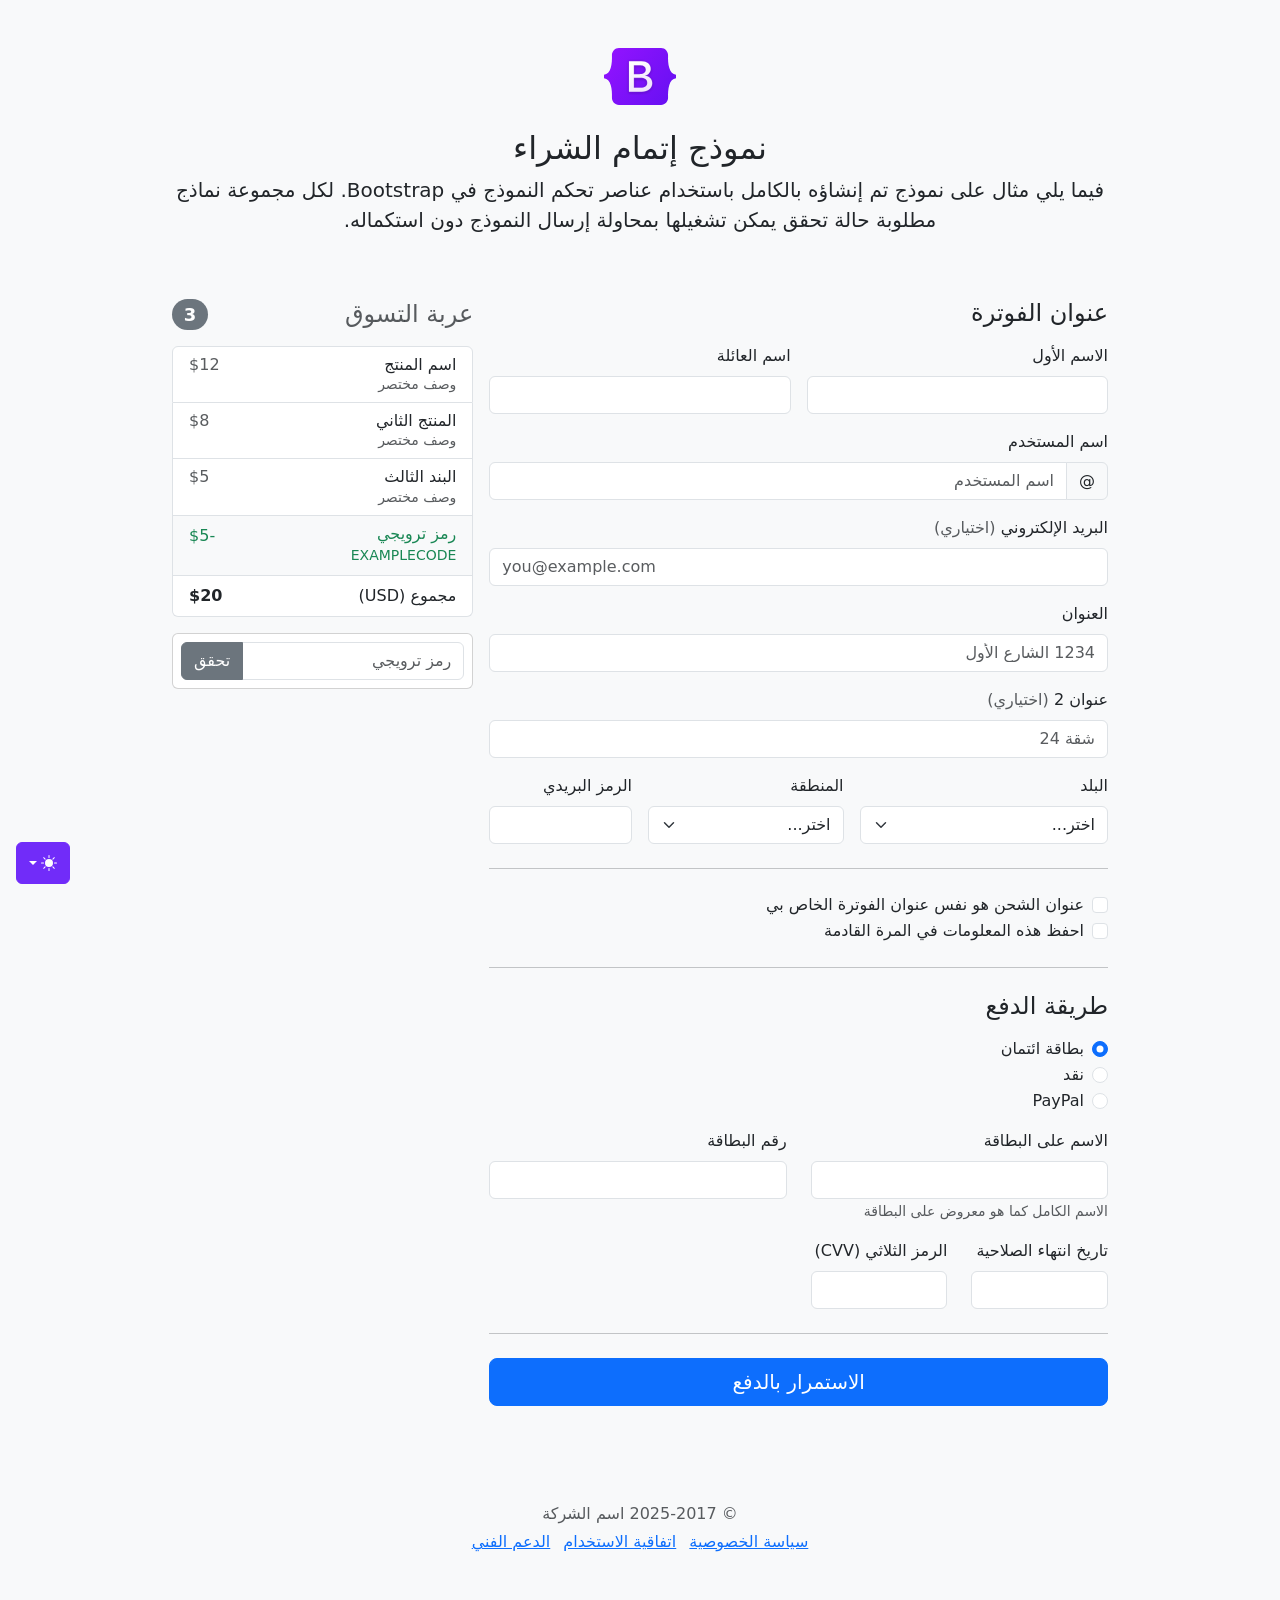
<file: assets/bootstrap-5.3.8-examples/checkout-rtl/index.html>
<!doctype html>
<html lang="ar" dir="rtl" data-bs-theme="auto">
  <head>
    <meta charset="utf-8" />
    <meta name="viewport" content="width=device-width, initial-scale=1" />
    <meta name="description" content="" />
    <meta
      name="author"
      content="Mark Otto, Jacob Thornton, and Bootstrap contributors"
    />
    <meta name="generator" content="Astro v5.13.2" />
    <title>مثال إتمام الشراء · Bootstrap v5.3</title>
    <link
      rel="canonical"
      href="https://getbootstrap.com/docs/5.3/examples/checkout-rtl/"
    />
    <script src="../assets/js/color-modes.js"></script>
    <link href="../assets/dist/css/bootstrap.rtl.min.css" rel="stylesheet" />
    <meta name="theme-color" content="#712cf9" />
    <link href="../checkout/checkout.css" rel="stylesheet" />
    <style>
      .bd-placeholder-img {
        font-size: 1.125rem;
        text-anchor: middle;
        -webkit-user-select: none;
        -moz-user-select: none;
        user-select: none;
      }
      @media (min-width: 768px) {
        .bd-placeholder-img-lg {
          font-size: 3.5rem;
        }
      }
      .b-example-divider {
        width: 100%;
        height: 3rem;
        background-color: #0000001a;
        border: solid rgba(0, 0, 0, 0.15);
        border-width: 1px 0;
        box-shadow:
          inset 0 0.5em 1.5em #0000001a,
          inset 0 0.125em 0.5em #00000026;
      }
      .b-example-vr {
        flex-shrink: 0;
        width: 1.5rem;
        height: 100vh;
      }
      .bi {
        vertical-align: -0.125em;
        fill: currentColor;
      }
      .nav-scroller {
        position: relative;
        z-index: 2;
        height: 2.75rem;
        overflow-y: hidden;
      }
      .nav-scroller .nav {
        display: flex;
        flex-wrap: nowrap;
        padding-bottom: 1rem;
        margin-top: -1px;
        overflow-x: auto;
        text-align: center;
        white-space: nowrap;
        -webkit-overflow-scrolling: touch;
      }
      .btn-bd-primary {
        --bd-violet-bg: #712cf9;
        --bd-violet-rgb: 112.520718, 44.062154, 249.437846;
        --bs-btn-font-weight: 600;
        --bs-btn-color: var(--bs-white);
        --bs-btn-bg: var(--bd-violet-bg);
        --bs-btn-border-color: var(--bd-violet-bg);
        --bs-btn-hover-color: var(--bs-white);
        --bs-btn-hover-bg: #6528e0;
        --bs-btn-hover-border-color: #6528e0;
        --bs-btn-focus-shadow-rgb: var(--bd-violet-rgb);
        --bs-btn-active-color: var(--bs-btn-hover-color);
        --bs-btn-active-bg: #5a23c8;
        --bs-btn-active-border-color: #5a23c8;
      }
      .bd-mode-toggle {
        z-index: 1500;
      }
      .bd-mode-toggle .bi {
        width: 1em;
        height: 1em;
      }
      .bd-mode-toggle .dropdown-menu .active .bi {
        display: block !important;
      }
    </style>
  </head>
  <body class="bg-body-tertiary">
    <svg xmlns="http://www.w3.org/2000/svg" class="d-none">
      <symbol id="check2" viewBox="0 0 16 16">
        <path
          d="M13.854 3.646a.5.5 0 0 1 0 .708l-7 7a.5.5 0 0 1-.708 0l-3.5-3.5a.5.5 0 1 1 .708-.708L6.5 10.293l6.646-6.647a.5.5 0 0 1 .708 0z"
        ></path>
      </symbol>
      <symbol id="circle-half" viewBox="0 0 16 16">
        <path
          d="M8 15A7 7 0 1 0 8 1v14zm0 1A8 8 0 1 1 8 0a8 8 0 0 1 0 16z"
        ></path>
      </symbol>
      <symbol id="moon-stars-fill" viewBox="0 0 16 16">
        <path
          d="M6 .278a.768.768 0 0 1 .08.858 7.208 7.208 0 0 0-.878 3.46c0 4.021 3.278 7.277 7.318 7.277.527 0 1.04-.055 1.533-.16a.787.787 0 0 1 .81.316.733.733 0 0 1-.031.893A8.349 8.349 0 0 1 8.344 16C3.734 16 0 12.286 0 7.71 0 4.266 2.114 1.312 5.124.06A.752.752 0 0 1 6 .278z"
        ></path>
        <path
          d="M10.794 3.148a.217.217 0 0 1 .412 0l.387 1.162c.173.518.579.924 1.097 1.097l1.162.387a.217.217 0 0 1 0 .412l-1.162.387a1.734 1.734 0 0 0-1.097 1.097l-.387 1.162a.217.217 0 0 1-.412 0l-.387-1.162A1.734 1.734 0 0 0 9.31 6.593l-1.162-.387a.217.217 0 0 1 0-.412l1.162-.387a1.734 1.734 0 0 0 1.097-1.097l.387-1.162zM13.863.099a.145.145 0 0 1 .274 0l.258.774c.115.346.386.617.732.732l.774.258a.145.145 0 0 1 0 .274l-.774.258a1.156 1.156 0 0 0-.732.732l-.258.774a.145.145 0 0 1-.274 0l-.258-.774a1.156 1.156 0 0 0-.732-.732l-.774-.258a.145.145 0 0 1 0-.274l.774-.258c.346-.115.617-.386.732-.732L13.863.1z"
        ></path>
      </symbol>
      <symbol id="sun-fill" viewBox="0 0 16 16">
        <path
          d="M8 12a4 4 0 1 0 0-8 4 4 0 0 0 0 8zM8 0a.5.5 0 0 1 .5.5v2a.5.5 0 0 1-1 0v-2A.5.5 0 0 1 8 0zm0 13a.5.5 0 0 1 .5.5v2a.5.5 0 0 1-1 0v-2A.5.5 0 0 1 8 13zm8-5a.5.5 0 0 1-.5.5h-2a.5.5 0 0 1 0-1h2a.5.5 0 0 1 .5.5zM3 8a.5.5 0 0 1-.5.5h-2a.5.5 0 0 1 0-1h2A.5.5 0 0 1 3 8zm10.657-5.657a.5.5 0 0 1 0 .707l-1.414 1.415a.5.5 0 1 1-.707-.708l1.414-1.414a.5.5 0 0 1 .707 0zm-9.193 9.193a.5.5 0 0 1 0 .707L3.05 13.657a.5.5 0 0 1-.707-.707l1.414-1.414a.5.5 0 0 1 .707 0zm9.193 2.121a.5.5 0 0 1-.707 0l-1.414-1.414a.5.5 0 0 1 .707-.707l1.414 1.414a.5.5 0 0 1 0 .707zM4.464 4.465a.5.5 0 0 1-.707 0L2.343 3.05a.5.5 0 1 1 .707-.707l1.414 1.414a.5.5 0 0 1 0 .708z"
        ></path>
      </symbol>
    </svg>
    <div
      class="dropdown position-fixed bottom-0 end-0 mb-3 me-3 bd-mode-toggle"
    >
      <button
        class="btn btn-bd-primary py-2 dropdown-toggle d-flex align-items-center"
        id="bd-theme"
        type="button"
        aria-expanded="false"
        data-bs-toggle="dropdown"
        aria-label="Toggle theme (auto)"
      >
        <svg class="bi my-1 theme-icon-active" aria-hidden="true">
          <use href="#circle-half"></use>
        </svg>
        <span class="visually-hidden" id="bd-theme-text">Toggle theme</span>
      </button>
      <ul
        class="dropdown-menu dropdown-menu-end shadow"
        aria-labelledby="bd-theme-text"
      >
        <li>
          <button
            type="button"
            class="dropdown-item d-flex align-items-center"
            data-bs-theme-value="light"
            aria-pressed="false"
          >
            <svg class="bi me-2 opacity-50" aria-hidden="true">
              <use href="#sun-fill"></use>
            </svg>
            Light
            <svg class="bi ms-auto d-none" aria-hidden="true">
              <use href="#check2"></use>
            </svg>
          </button>
        </li>
        <li>
          <button
            type="button"
            class="dropdown-item d-flex align-items-center"
            data-bs-theme-value="dark"
            aria-pressed="false"
          >
            <svg class="bi me-2 opacity-50" aria-hidden="true">
              <use href="#moon-stars-fill"></use>
            </svg>
            Dark
            <svg class="bi ms-auto d-none" aria-hidden="true">
              <use href="#check2"></use>
            </svg>
          </button>
        </li>
        <li>
          <button
            type="button"
            class="dropdown-item d-flex align-items-center active"
            data-bs-theme-value="auto"
            aria-pressed="true"
          >
            <svg class="bi me-2 opacity-50" aria-hidden="true">
              <use href="#circle-half"></use>
            </svg>
            Auto
            <svg class="bi ms-auto d-none" aria-hidden="true">
              <use href="#check2"></use>
            </svg>
          </button>
        </li>
      </ul>
    </div>
    <div class="container">
      <main>
        <div class="py-5 text-center">
          <img
            class="d-block mx-auto mb-4"
            src="../assets/brand/bootstrap-logo.svg"
            alt=""
            width="72"
            height="57"
          />
          <h1 class="h2">نموذج إتمام الشراء</h1>
          <p class="lead">
            فيما يلي مثال على نموذج تم إنشاؤه بالكامل باستخدام عناصر تحكم
            النموذج في Bootstrap. لكل مجموعة نماذج مطلوبة حالة تحقق يمكن تشغيلها
            بمحاولة إرسال النموذج دون استكماله.
          </p>
        </div>
        <div class="row g-3">
          <div class="col-md-5 col-lg-4 order-md-last">
            <h4 class="d-flex justify-content-between align-items-center mb-3">
              <span class="text-body-secondary">عربة التسوق</span>
              <span class="badge bg-secondary rounded-pill">3</span>
            </h4>
            <ul class="list-group mb-3">
              <li class="list-group-item d-flex justify-content-between lh-sm">
                <div>
                  <h6 class="my-0">اسم المنتج</h6>
                  <small class="text-body-secondary">وصف مختصر</small>
                </div>
                <span class="text-body-secondary">$12</span>
              </li>
              <li class="list-group-item d-flex justify-content-between lh-sm">
                <div>
                  <h6 class="my-0">المنتج الثاني</h6>
                  <small class="text-body-secondary">وصف مختصر</small>
                </div>
                <span class="text-body-secondary">$8</span>
              </li>
              <li class="list-group-item d-flex justify-content-between lh-sm">
                <div>
                  <h6 class="my-0">البند الثالث</h6>
                  <small class="text-body-secondary">وصف مختصر</small>
                </div>
                <span class="text-body-secondary">$5</span>
              </li>
              <li
                class="list-group-item d-flex justify-content-between bg-body-tertiary"
              >
                <div class="text-success">
                  <h6 class="my-0">رمز ترويجي</h6>
                  <small>EXAMPLECODE</small>
                </div>
                <span class="text-success">-$5</span>
              </li>
              <li class="list-group-item d-flex justify-content-between">
                <span>مجموع (USD)</span> <strong>$20</strong>
              </li>
            </ul>
            <form class="card p-2">
              <div class="input-group">
                <input
                  type="text"
                  class="form-control"
                  placeholder="رمز ترويجي"
                />
                <button type="submit" class="btn btn-secondary">تحقق</button>
              </div>
            </form>
          </div>
          <div class="col-md-7 col-lg-8">
            <h4 class="mb-3">عنوان الفوترة</h4>
            <form class="needs-validation" novalidate>
              <div class="row g-3">
                <div class="col-sm-6">
                  <label for="firstName" class="form-label">الاسم الأول</label>
                  <input
                    type="text"
                    class="form-control"
                    id="firstName"
                    placeholder=""
                    value=""
                    required
                  />
                  <div class="invalid-feedback">يرجى إدخال اسم أول صحيح.</div>
                </div>
                <div class="col-sm-6">
                  <label for="lastName" class="form-label">اسم العائلة</label>
                  <input
                    type="text"
                    class="form-control"
                    id="lastName"
                    placeholder=""
                    value=""
                    required
                  />
                  <div class="invalid-feedback">يرجى إدخال اسم عائلة صحيح.</div>
                </div>
                <div class="col-12">
                  <label for="username" class="form-label">اسم المستخدم</label>
                  <div class="input-group has-validation">
                    <span class="input-group-text">@</span>
                    <input
                      type="text"
                      class="form-control"
                      id="username"
                      placeholder="اسم المستخدم"
                      required
                    />
                    <div class="invalid-feedback">
                      اسم المستخدم الخاص بك مطلوب.
                    </div>
                  </div>
                </div>
                <div class="col-12">
                  <label for="email" class="form-label"
                    >البريد الإلكتروني
                    <span class="text-body-secondary">(اختياري)</span></label
                  >
                  <input
                    type="email"
                    class="form-control"
                    id="email"
                    placeholder="you@example.com"
                  />
                  <div class="invalid-feedback">
                    يرجى إدخال عنوان بريد إلكتروني صحيح لتصلكم تحديثات الشحن.
                  </div>
                </div>
                <div class="col-12">
                  <label for="address" class="form-label">العنوان</label>
                  <input
                    type="text"
                    class="form-control"
                    id="address"
                    placeholder="1234 الشارع الأول"
                    required
                  />
                  <div class="invalid-feedback">
                    يرجى إدخال عنوان الشحن الخاص بك.
                  </div>
                </div>
                <div class="col-12">
                  <label for="address2" class="form-label"
                    >عنوان 2
                    <span class="text-body-secondary">(اختياري)</span></label
                  >
                  <input
                    type="text"
                    class="form-control"
                    id="address2"
                    placeholder="شقة 24"
                  />
                </div>
                <div class="col-md-5">
                  <label for="country" class="form-label">البلد</label>
                  <select class="form-select" id="country" required>
                    <option value="">اختر...</option>
                    <option>الولايات المتحدة الأمريكية</option>
                  </select>
                  <div class="invalid-feedback">يرجى اختيار بلد صحيح.</div>
                </div>
                <div class="col-md-4">
                  <label for="state" class="form-label">المنطقة</label>
                  <select class="form-select" id="state" required>
                    <option value="">اختر...</option>
                    <option>كاليفورنيا</option>
                  </select>
                  <div class="invalid-feedback">
                    يرجى اختيار اسم منطقة صحيح.
                  </div>
                </div>
                <div class="col-md-3">
                  <label for="zip" class="form-label">الرمز البريدي</label>
                  <input
                    type="text"
                    class="form-control"
                    id="zip"
                    placeholder=""
                    required
                  />
                  <div class="invalid-feedback">الرمز البريدي مطلوب.</div>
                </div>
              </div>
              <hr class="my-4" />
              <div class="form-check">
                <input
                  type="checkbox"
                  class="form-check-input"
                  id="same-address"
                />
                <label class="form-check-label" for="same-address"
                  >عنوان الشحن هو نفس عنوان الفوترة الخاص بي</label
                >
              </div>
              <div class="form-check">
                <input
                  type="checkbox"
                  class="form-check-input"
                  id="save-info"
                />
                <label class="form-check-label" for="save-info"
                  >احفظ هذه المعلومات في المرة القادمة</label
                >
              </div>
              <hr class="my-4" />
              <h4 class="mb-3">طريقة الدفع</h4>
              <div class="my-3">
                <div class="form-check">
                  <input
                    id="credit"
                    name="paymentMethod"
                    type="radio"
                    class="form-check-input"
                    checked
                    required
                  />
                  <label class="form-check-label" for="credit"
                    >بطاقة ائتمان</label
                  >
                </div>
                <div class="form-check">
                  <input
                    id="cash"
                    name="paymentMethod"
                    type="radio"
                    class="form-check-input"
                    required
                  />
                  <label class="form-check-label" for="cash">نقد</label>
                </div>
                <div class="form-check">
                  <input
                    id="paypal"
                    name="paymentMethod"
                    type="radio"
                    class="form-check-input"
                    required
                  />
                  <label class="form-check-label" for="paypal">PayPal</label>
                </div>
              </div>
              <div class="row gy-3">
                <div class="col-md-6">
                  <label for="cc-name" class="form-label"
                    >الاسم على البطاقة</label
                  >
                  <input
                    type="text"
                    class="form-control"
                    id="cc-name"
                    placeholder=""
                    required
                  />
                  <small class="text-body-secondary"
                    >الاسم الكامل كما هو معروض على البطاقة</small
                  >
                  <div class="invalid-feedback">الاسم على البطاقة مطلوب</div>
                </div>
                <div class="col-md-6">
                  <label for="cc-number" class="form-label">رقم البطاقة</label>
                  <input
                    type="text"
                    class="form-control"
                    id="cc-number"
                    placeholder=""
                    required
                  />
                  <div class="invalid-feedback">رقم بطاقة الائتمان مطلوب</div>
                </div>
                <div class="col-md-3">
                  <label for="cc-expiration" class="form-label"
                    >تاريخ انتهاء الصلاحية</label
                  >
                  <input
                    type="text"
                    class="form-control"
                    id="cc-expiration"
                    placeholder=""
                    required
                  />
                  <div class="invalid-feedback">
                    تاريخ انتهاء الصلاحية مطلوب
                  </div>
                </div>
                <div class="col-md-3">
                  <label for="cc-cvv" class="form-label"
                    >الرمز الثلاثي (CVV)</label
                  >
                  <input
                    type="text"
                    class="form-control"
                    id="cc-cvv"
                    placeholder=""
                    required
                  />
                  <div class="invalid-feedback">رمز الحماية مطلوب</div>
                </div>
              </div>
              <hr class="my-4" />
              <button class="w-100 btn btn-primary btn-lg" type="submit">
                الاستمرار بالدفع
              </button>
            </form>
          </div>
        </div>
      </main>
      <footer class="my-5 pt-5 text-body-secondary text-center text-small">
        <p class="mb-1">&copy; 2025-2017 اسم الشركة</p>
        <ul class="list-inline">
          <li class="list-inline-item"><a href="#">سياسة الخصوصية</a></li>
          <li class="list-inline-item"><a href="#">اتفاقية الاستخدام</a></li>
          <li class="list-inline-item"><a href="#">الدعم الفني</a></li>
        </ul>
      </footer>
    </div>
    <script
      src="../assets/dist/js/bootstrap.bundle.min.js"
      class="astro-vvvwv3sm"
    ></script>
    <script src="../checkout/checkout.js" class="astro-vvvwv3sm"></script>
  </body>
</html>
</file>
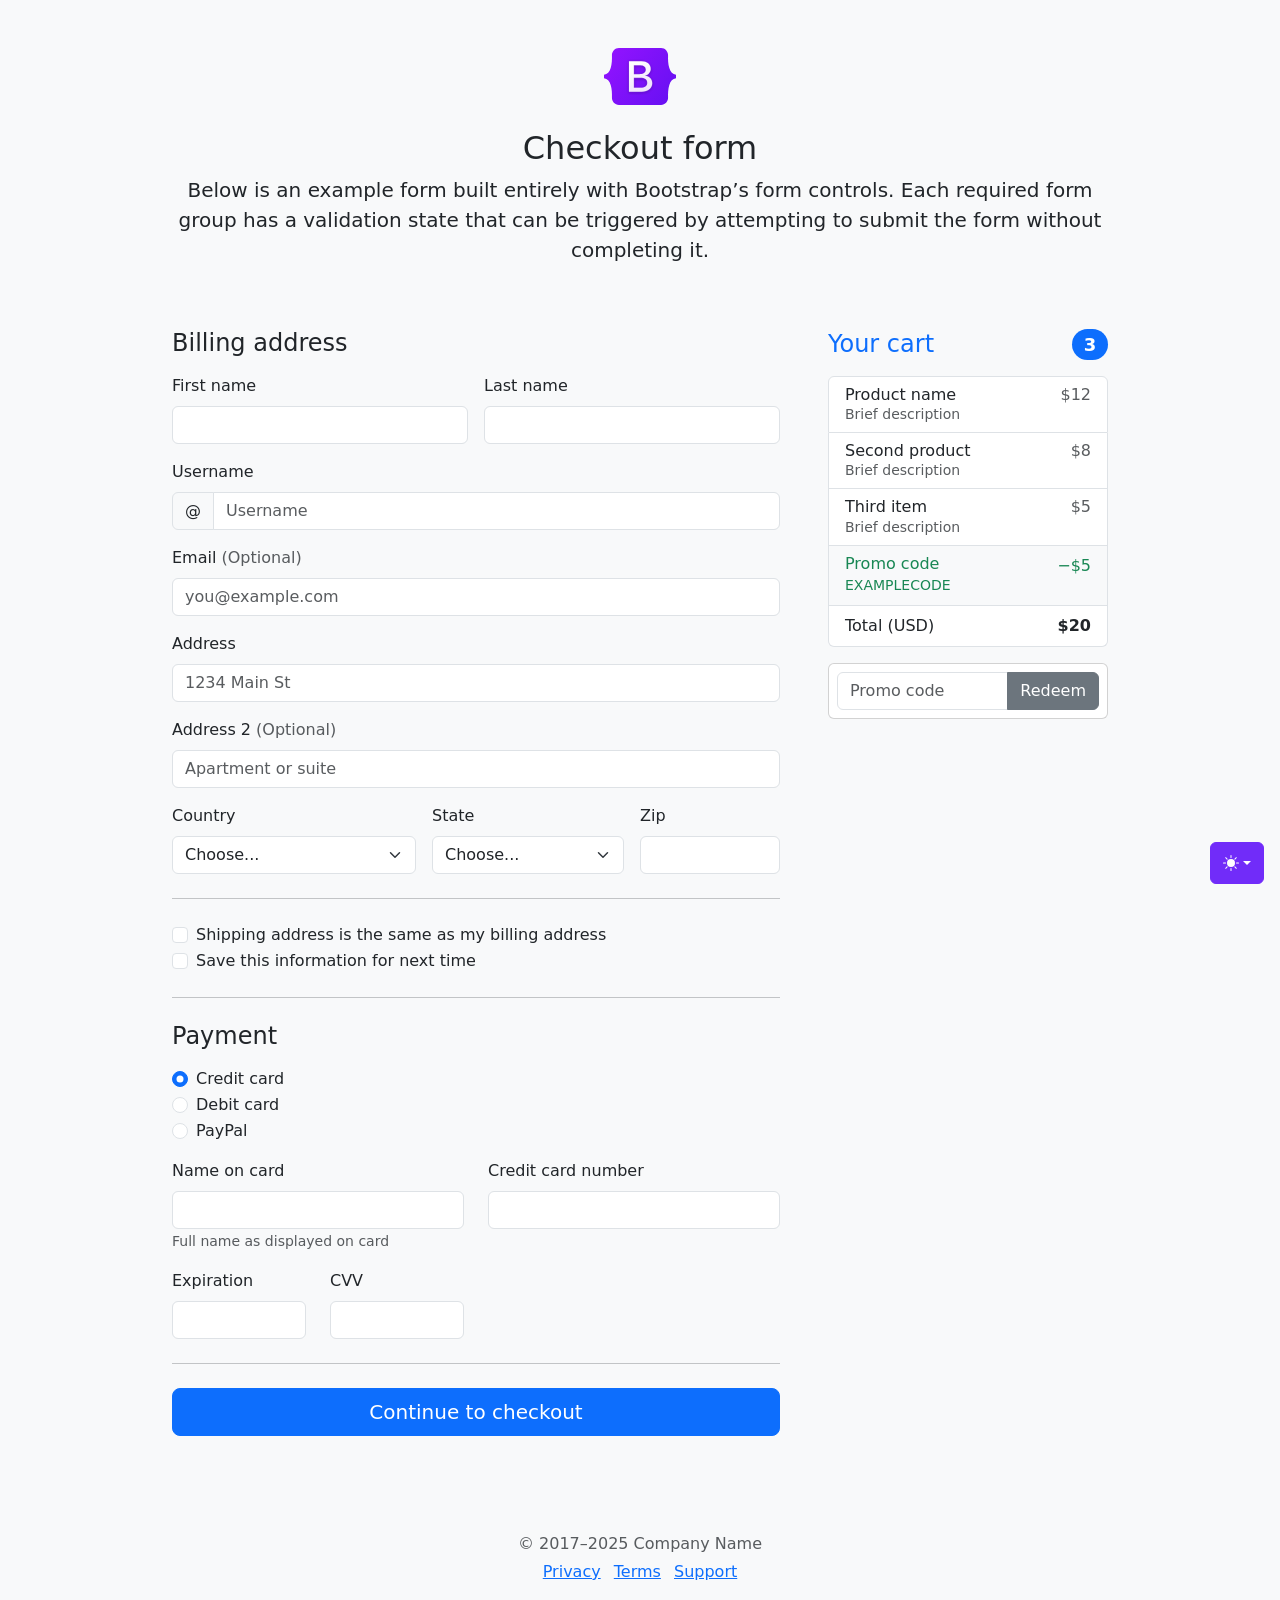
<file: assets/bootstrap-5.3.8-examples/checkout/index.html>
<!doctype html>
<html lang="en" data-bs-theme="auto">
  <head>
    <meta charset="utf-8" />
    <meta name="viewport" content="width=device-width, initial-scale=1" />
    <meta name="description" content="" />
    <meta
      name="author"
      content="Mark Otto, Jacob Thornton, and Bootstrap contributors"
    />
    <meta name="generator" content="Astro v5.13.2" />
    <title>Checkout example · Bootstrap v5.3</title>
    <link
      rel="canonical"
      href="https://getbootstrap.com/docs/5.3/examples/checkout/"
    />
    <script src="../assets/js/color-modes.js"></script>
    <link href="../assets/dist/css/bootstrap.min.css" rel="stylesheet" />
    <meta name="theme-color" content="#712cf9" />
    <link href="checkout.css" rel="stylesheet" />
    <style>
      .bd-placeholder-img {
        font-size: 1.125rem;
        text-anchor: middle;
        -webkit-user-select: none;
        -moz-user-select: none;
        user-select: none;
      }
      @media (min-width: 768px) {
        .bd-placeholder-img-lg {
          font-size: 3.5rem;
        }
      }
      .b-example-divider {
        width: 100%;
        height: 3rem;
        background-color: #0000001a;
        border: solid rgba(0, 0, 0, 0.15);
        border-width: 1px 0;
        box-shadow:
          inset 0 0.5em 1.5em #0000001a,
          inset 0 0.125em 0.5em #00000026;
      }
      .b-example-vr {
        flex-shrink: 0;
        width: 1.5rem;
        height: 100vh;
      }
      .bi {
        vertical-align: -0.125em;
        fill: currentColor;
      }
      .nav-scroller {
        position: relative;
        z-index: 2;
        height: 2.75rem;
        overflow-y: hidden;
      }
      .nav-scroller .nav {
        display: flex;
        flex-wrap: nowrap;
        padding-bottom: 1rem;
        margin-top: -1px;
        overflow-x: auto;
        text-align: center;
        white-space: nowrap;
        -webkit-overflow-scrolling: touch;
      }
      .btn-bd-primary {
        --bd-violet-bg: #712cf9;
        --bd-violet-rgb: 112.520718, 44.062154, 249.437846;
        --bs-btn-font-weight: 600;
        --bs-btn-color: var(--bs-white);
        --bs-btn-bg: var(--bd-violet-bg);
        --bs-btn-border-color: var(--bd-violet-bg);
        --bs-btn-hover-color: var(--bs-white);
        --bs-btn-hover-bg: #6528e0;
        --bs-btn-hover-border-color: #6528e0;
        --bs-btn-focus-shadow-rgb: var(--bd-violet-rgb);
        --bs-btn-active-color: var(--bs-btn-hover-color);
        --bs-btn-active-bg: #5a23c8;
        --bs-btn-active-border-color: #5a23c8;
      }
      .bd-mode-toggle {
        z-index: 1500;
      }
      .bd-mode-toggle .bi {
        width: 1em;
        height: 1em;
      }
      .bd-mode-toggle .dropdown-menu .active .bi {
        display: block !important;
      }
    </style>
  </head>
  <body class="bg-body-tertiary">
    <svg xmlns="http://www.w3.org/2000/svg" class="d-none">
      <symbol id="check2" viewBox="0 0 16 16">
        <path
          d="M13.854 3.646a.5.5 0 0 1 0 .708l-7 7a.5.5 0 0 1-.708 0l-3.5-3.5a.5.5 0 1 1 .708-.708L6.5 10.293l6.646-6.647a.5.5 0 0 1 .708 0z"
        ></path>
      </symbol>
      <symbol id="circle-half" viewBox="0 0 16 16">
        <path
          d="M8 15A7 7 0 1 0 8 1v14zm0 1A8 8 0 1 1 8 0a8 8 0 0 1 0 16z"
        ></path>
      </symbol>
      <symbol id="moon-stars-fill" viewBox="0 0 16 16">
        <path
          d="M6 .278a.768.768 0 0 1 .08.858 7.208 7.208 0 0 0-.878 3.46c0 4.021 3.278 7.277 7.318 7.277.527 0 1.04-.055 1.533-.16a.787.787 0 0 1 .81.316.733.733 0 0 1-.031.893A8.349 8.349 0 0 1 8.344 16C3.734 16 0 12.286 0 7.71 0 4.266 2.114 1.312 5.124.06A.752.752 0 0 1 6 .278z"
        ></path>
        <path
          d="M10.794 3.148a.217.217 0 0 1 .412 0l.387 1.162c.173.518.579.924 1.097 1.097l1.162.387a.217.217 0 0 1 0 .412l-1.162.387a1.734 1.734 0 0 0-1.097 1.097l-.387 1.162a.217.217 0 0 1-.412 0l-.387-1.162A1.734 1.734 0 0 0 9.31 6.593l-1.162-.387a.217.217 0 0 1 0-.412l1.162-.387a1.734 1.734 0 0 0 1.097-1.097l.387-1.162zM13.863.099a.145.145 0 0 1 .274 0l.258.774c.115.346.386.617.732.732l.774.258a.145.145 0 0 1 0 .274l-.774.258a1.156 1.156 0 0 0-.732.732l-.258.774a.145.145 0 0 1-.274 0l-.258-.774a1.156 1.156 0 0 0-.732-.732l-.774-.258a.145.145 0 0 1 0-.274l.774-.258c.346-.115.617-.386.732-.732L13.863.1z"
        ></path>
      </symbol>
      <symbol id="sun-fill" viewBox="0 0 16 16">
        <path
          d="M8 12a4 4 0 1 0 0-8 4 4 0 0 0 0 8zM8 0a.5.5 0 0 1 .5.5v2a.5.5 0 0 1-1 0v-2A.5.5 0 0 1 8 0zm0 13a.5.5 0 0 1 .5.5v2a.5.5 0 0 1-1 0v-2A.5.5 0 0 1 8 13zm8-5a.5.5 0 0 1-.5.5h-2a.5.5 0 0 1 0-1h2a.5.5 0 0 1 .5.5zM3 8a.5.5 0 0 1-.5.5h-2a.5.5 0 0 1 0-1h2A.5.5 0 0 1 3 8zm10.657-5.657a.5.5 0 0 1 0 .707l-1.414 1.415a.5.5 0 1 1-.707-.708l1.414-1.414a.5.5 0 0 1 .707 0zm-9.193 9.193a.5.5 0 0 1 0 .707L3.05 13.657a.5.5 0 0 1-.707-.707l1.414-1.414a.5.5 0 0 1 .707 0zm9.193 2.121a.5.5 0 0 1-.707 0l-1.414-1.414a.5.5 0 0 1 .707-.707l1.414 1.414a.5.5 0 0 1 0 .707zM4.464 4.465a.5.5 0 0 1-.707 0L2.343 3.05a.5.5 0 1 1 .707-.707l1.414 1.414a.5.5 0 0 1 0 .708z"
        ></path>
      </symbol>
    </svg>
    <div
      class="dropdown position-fixed bottom-0 end-0 mb-3 me-3 bd-mode-toggle"
    >
      <button
        class="btn btn-bd-primary py-2 dropdown-toggle d-flex align-items-center"
        id="bd-theme"
        type="button"
        aria-expanded="false"
        data-bs-toggle="dropdown"
        aria-label="Toggle theme (auto)"
      >
        <svg class="bi my-1 theme-icon-active" aria-hidden="true">
          <use href="#circle-half"></use>
        </svg>
        <span class="visually-hidden" id="bd-theme-text">Toggle theme</span>
      </button>
      <ul
        class="dropdown-menu dropdown-menu-end shadow"
        aria-labelledby="bd-theme-text"
      >
        <li>
          <button
            type="button"
            class="dropdown-item d-flex align-items-center"
            data-bs-theme-value="light"
            aria-pressed="false"
          >
            <svg class="bi me-2 opacity-50" aria-hidden="true">
              <use href="#sun-fill"></use>
            </svg>
            Light
            <svg class="bi ms-auto d-none" aria-hidden="true">
              <use href="#check2"></use>
            </svg>
          </button>
        </li>
        <li>
          <button
            type="button"
            class="dropdown-item d-flex align-items-center"
            data-bs-theme-value="dark"
            aria-pressed="false"
          >
            <svg class="bi me-2 opacity-50" aria-hidden="true">
              <use href="#moon-stars-fill"></use>
            </svg>
            Dark
            <svg class="bi ms-auto d-none" aria-hidden="true">
              <use href="#check2"></use>
            </svg>
          </button>
        </li>
        <li>
          <button
            type="button"
            class="dropdown-item d-flex align-items-center active"
            data-bs-theme-value="auto"
            aria-pressed="true"
          >
            <svg class="bi me-2 opacity-50" aria-hidden="true">
              <use href="#circle-half"></use>
            </svg>
            Auto
            <svg class="bi ms-auto d-none" aria-hidden="true">
              <use href="#check2"></use>
            </svg>
          </button>
        </li>
      </ul>
    </div>
    <div class="container">
      <main>
        <div class="py-5 text-center">
          <img
            class="d-block mx-auto mb-4"
            src="../assets/brand/bootstrap-logo.svg"
            alt=""
            width="72"
            height="57"
          />
          <h1 class="h2">Checkout form</h1>
          <p class="lead">
            Below is an example form built entirely with Bootstrap’s form
            controls. Each required form group has a validation state that can
            be triggered by attempting to submit the form without completing it.
          </p>
        </div>
        <div class="row g-5">
          <div class="col-md-5 col-lg-4 order-md-last">
            <h4 class="d-flex justify-content-between align-items-center mb-3">
              <span class="text-primary">Your cart</span>
              <span class="badge bg-primary rounded-pill">3</span>
            </h4>
            <ul class="list-group mb-3">
              <li class="list-group-item d-flex justify-content-between lh-sm">
                <div>
                  <h6 class="my-0">Product name</h6>
                  <small class="text-body-secondary">Brief description</small>
                </div>
                <span class="text-body-secondary">$12</span>
              </li>
              <li class="list-group-item d-flex justify-content-between lh-sm">
                <div>
                  <h6 class="my-0">Second product</h6>
                  <small class="text-body-secondary">Brief description</small>
                </div>
                <span class="text-body-secondary">$8</span>
              </li>
              <li class="list-group-item d-flex justify-content-between lh-sm">
                <div>
                  <h6 class="my-0">Third item</h6>
                  <small class="text-body-secondary">Brief description</small>
                </div>
                <span class="text-body-secondary">$5</span>
              </li>
              <li
                class="list-group-item d-flex justify-content-between bg-body-tertiary"
              >
                <div class="text-success">
                  <h6 class="my-0">Promo code</h6>
                  <small>EXAMPLECODE</small>
                </div>
                <span class="text-success">−$5</span>
              </li>
              <li class="list-group-item d-flex justify-content-between">
                <span>Total (USD)</span> <strong>$20</strong>
              </li>
            </ul>
            <form class="card p-2">
              <div class="input-group">
                <input
                  type="text"
                  class="form-control"
                  placeholder="Promo code"
                />
                <button type="submit" class="btn btn-secondary">Redeem</button>
              </div>
            </form>
          </div>
          <div class="col-md-7 col-lg-8">
            <h4 class="mb-3">Billing address</h4>
            <form class="needs-validation" novalidate>
              <div class="row g-3">
                <div class="col-sm-6">
                  <label for="firstName" class="form-label">First name</label>
                  <input
                    type="text"
                    class="form-control"
                    id="firstName"
                    placeholder=""
                    value=""
                    required
                  />
                  <div class="invalid-feedback">
                    Valid first name is required.
                  </div>
                </div>
                <div class="col-sm-6">
                  <label for="lastName" class="form-label">Last name</label>
                  <input
                    type="text"
                    class="form-control"
                    id="lastName"
                    placeholder=""
                    value=""
                    required
                  />
                  <div class="invalid-feedback">
                    Valid last name is required.
                  </div>
                </div>
                <div class="col-12">
                  <label for="username" class="form-label">Username</label>
                  <div class="input-group has-validation">
                    <span class="input-group-text">@</span>
                    <input
                      type="text"
                      class="form-control"
                      id="username"
                      placeholder="Username"
                      required
                    />
                    <div class="invalid-feedback">
                      Your username is required.
                    </div>
                  </div>
                </div>
                <div class="col-12">
                  <label for="email" class="form-label"
                    >Email
                    <span class="text-body-secondary">(Optional)</span></label
                  >
                  <input
                    type="email"
                    class="form-control"
                    id="email"
                    placeholder="you@example.com"
                  />
                  <div class="invalid-feedback">
                    Please enter a valid email address for shipping updates.
                  </div>
                </div>
                <div class="col-12">
                  <label for="address" class="form-label">Address</label>
                  <input
                    type="text"
                    class="form-control"
                    id="address"
                    placeholder="1234 Main St"
                    required
                  />
                  <div class="invalid-feedback">
                    Please enter your shipping address.
                  </div>
                </div>
                <div class="col-12">
                  <label for="address2" class="form-label"
                    >Address 2
                    <span class="text-body-secondary">(Optional)</span></label
                  >
                  <input
                    type="text"
                    class="form-control"
                    id="address2"
                    placeholder="Apartment or suite"
                  />
                </div>
                <div class="col-md-5">
                  <label for="country" class="form-label">Country</label>
                  <select class="form-select" id="country" required>
                    <option value="">Choose...</option>
                    <option>United States</option>
                  </select>
                  <div class="invalid-feedback">
                    Please select a valid country.
                  </div>
                </div>
                <div class="col-md-4">
                  <label for="state" class="form-label">State</label>
                  <select class="form-select" id="state" required>
                    <option value="">Choose...</option>
                    <option>California</option>
                  </select>
                  <div class="invalid-feedback">
                    Please provide a valid state.
                  </div>
                </div>
                <div class="col-md-3">
                  <label for="zip" class="form-label">Zip</label>
                  <input
                    type="text"
                    class="form-control"
                    id="zip"
                    placeholder=""
                    required
                  />
                  <div class="invalid-feedback">Zip code required.</div>
                </div>
              </div>
              <hr class="my-4" />
              <div class="form-check">
                <input
                  type="checkbox"
                  class="form-check-input"
                  id="same-address"
                />
                <label class="form-check-label" for="same-address"
                  >Shipping address is the same as my billing address</label
                >
              </div>
              <div class="form-check">
                <input
                  type="checkbox"
                  class="form-check-input"
                  id="save-info"
                />
                <label class="form-check-label" for="save-info"
                  >Save this information for next time</label
                >
              </div>
              <hr class="my-4" />
              <h4 class="mb-3">Payment</h4>
              <div class="my-3">
                <div class="form-check">
                  <input
                    id="credit"
                    name="paymentMethod"
                    type="radio"
                    class="form-check-input"
                    checked
                    required
                  />
                  <label class="form-check-label" for="credit"
                    >Credit card</label
                  >
                </div>
                <div class="form-check">
                  <input
                    id="debit"
                    name="paymentMethod"
                    type="radio"
                    class="form-check-input"
                    required
                  />
                  <label class="form-check-label" for="debit">Debit card</label>
                </div>
                <div class="form-check">
                  <input
                    id="paypal"
                    name="paymentMethod"
                    type="radio"
                    class="form-check-input"
                    required
                  />
                  <label class="form-check-label" for="paypal">PayPal</label>
                </div>
              </div>
              <div class="row gy-3">
                <div class="col-md-6">
                  <label for="cc-name" class="form-label">Name on card</label>
                  <input
                    type="text"
                    class="form-control"
                    id="cc-name"
                    placeholder=""
                    required
                  />
                  <small class="text-body-secondary"
                    >Full name as displayed on card</small
                  >
                  <div class="invalid-feedback">Name on card is required</div>
                </div>
                <div class="col-md-6">
                  <label for="cc-number" class="form-label"
                    >Credit card number</label
                  >
                  <input
                    type="text"
                    class="form-control"
                    id="cc-number"
                    placeholder=""
                    required
                  />
                  <div class="invalid-feedback">
                    Credit card number is required
                  </div>
                </div>
                <div class="col-md-3">
                  <label for="cc-expiration" class="form-label"
                    >Expiration</label
                  >
                  <input
                    type="text"
                    class="form-control"
                    id="cc-expiration"
                    placeholder=""
                    required
                  />
                  <div class="invalid-feedback">Expiration date required</div>
                </div>
                <div class="col-md-3">
                  <label for="cc-cvv" class="form-label">CVV</label>
                  <input
                    type="text"
                    class="form-control"
                    id="cc-cvv"
                    placeholder=""
                    required
                  />
                  <div class="invalid-feedback">Security code required</div>
                </div>
              </div>
              <hr class="my-4" />
              <button class="w-100 btn btn-primary btn-lg" type="submit">
                Continue to checkout
              </button>
            </form>
          </div>
        </div>
      </main>
      <footer class="my-5 pt-5 text-body-secondary text-center text-small">
        <p class="mb-1">&copy; 2017–2025 Company Name</p>
        <ul class="list-inline">
          <li class="list-inline-item"><a href="#">Privacy</a></li>
          <li class="list-inline-item"><a href="#">Terms</a></li>
          <li class="list-inline-item"><a href="#">Support</a></li>
        </ul>
      </footer>
    </div>
    <script
      src="../assets/dist/js/bootstrap.bundle.min.js"
      class="astro-vvvwv3sm"
    ></script>
    <script src="checkout.js" class="astro-vvvwv3sm"></script>
  </body>
</html>
</file>
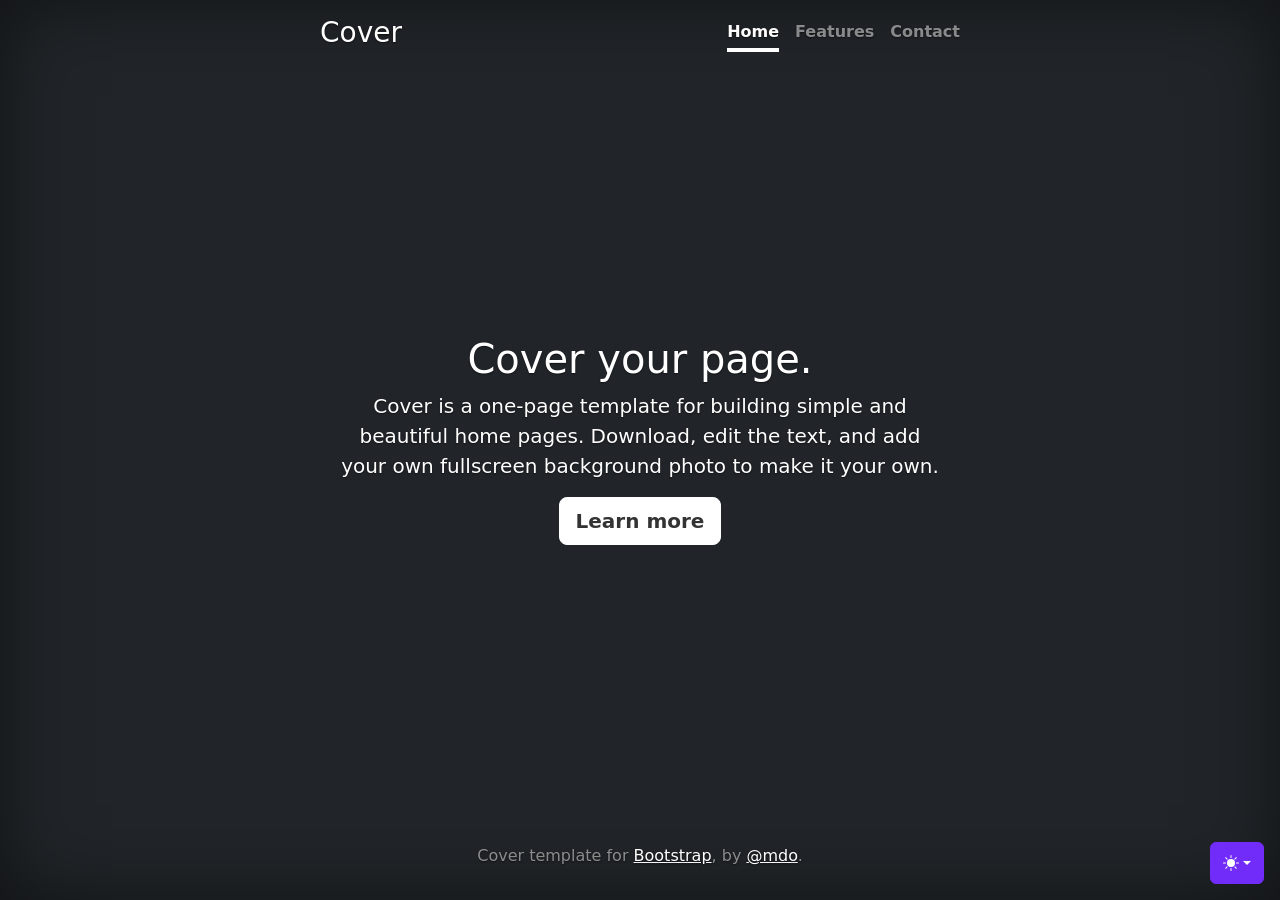
<file: assets/bootstrap-5.3.8-examples/cover/index.html>
<!doctype html>
<html lang="en" class="h-100" data-bs-theme="auto">
  <head>
    <meta charset="utf-8" />
    <meta name="viewport" content="width=device-width, initial-scale=1" />
    <meta name="description" content="" />
    <meta
      name="author"
      content="Mark Otto, Jacob Thornton, and Bootstrap contributors"
    />
    <meta name="generator" content="Astro v5.13.2" />
    <title>Cover Template · Bootstrap v5.3</title>
    <link
      rel="canonical"
      href="https://getbootstrap.com/docs/5.3/examples/cover/"
    />
    <script src="../assets/js/color-modes.js"></script>
    <link href="../assets/dist/css/bootstrap.min.css" rel="stylesheet" />
    <meta name="theme-color" content="#712cf9" />
    <link href="cover.css" rel="stylesheet" />
    <style>
      .bd-placeholder-img {
        font-size: 1.125rem;
        text-anchor: middle;
        -webkit-user-select: none;
        -moz-user-select: none;
        user-select: none;
      }
      @media (min-width: 768px) {
        .bd-placeholder-img-lg {
          font-size: 3.5rem;
        }
      }
      .b-example-divider {
        width: 100%;
        height: 3rem;
        background-color: #0000001a;
        border: solid rgba(0, 0, 0, 0.15);
        border-width: 1px 0;
        box-shadow:
          inset 0 0.5em 1.5em #0000001a,
          inset 0 0.125em 0.5em #00000026;
      }
      .b-example-vr {
        flex-shrink: 0;
        width: 1.5rem;
        height: 100vh;
      }
      .bi {
        vertical-align: -0.125em;
        fill: currentColor;
      }
      .nav-scroller {
        position: relative;
        z-index: 2;
        height: 2.75rem;
        overflow-y: hidden;
      }
      .nav-scroller .nav {
        display: flex;
        flex-wrap: nowrap;
        padding-bottom: 1rem;
        margin-top: -1px;
        overflow-x: auto;
        text-align: center;
        white-space: nowrap;
        -webkit-overflow-scrolling: touch;
      }
      .btn-bd-primary {
        --bd-violet-bg: #712cf9;
        --bd-violet-rgb: 112.520718, 44.062154, 249.437846;
        --bs-btn-font-weight: 600;
        --bs-btn-color: var(--bs-white);
        --bs-btn-bg: var(--bd-violet-bg);
        --bs-btn-border-color: var(--bd-violet-bg);
        --bs-btn-hover-color: var(--bs-white);
        --bs-btn-hover-bg: #6528e0;
        --bs-btn-hover-border-color: #6528e0;
        --bs-btn-focus-shadow-rgb: var(--bd-violet-rgb);
        --bs-btn-active-color: var(--bs-btn-hover-color);
        --bs-btn-active-bg: #5a23c8;
        --bs-btn-active-border-color: #5a23c8;
      }
      .bd-mode-toggle {
        z-index: 1500;
      }
      .bd-mode-toggle .bi {
        width: 1em;
        height: 1em;
      }
      .bd-mode-toggle .dropdown-menu .active .bi {
        display: block !important;
      }
    </style>
  </head>
  <body class="d-flex h-100 text-center text-bg-dark">
    <svg xmlns="http://www.w3.org/2000/svg" class="d-none">
      <symbol id="check2" viewBox="0 0 16 16">
        <path
          d="M13.854 3.646a.5.5 0 0 1 0 .708l-7 7a.5.5 0 0 1-.708 0l-3.5-3.5a.5.5 0 1 1 .708-.708L6.5 10.293l6.646-6.647a.5.5 0 0 1 .708 0z"
        ></path>
      </symbol>
      <symbol id="circle-half" viewBox="0 0 16 16">
        <path
          d="M8 15A7 7 0 1 0 8 1v14zm0 1A8 8 0 1 1 8 0a8 8 0 0 1 0 16z"
        ></path>
      </symbol>
      <symbol id="moon-stars-fill" viewBox="0 0 16 16">
        <path
          d="M6 .278a.768.768 0 0 1 .08.858 7.208 7.208 0 0 0-.878 3.46c0 4.021 3.278 7.277 7.318 7.277.527 0 1.04-.055 1.533-.16a.787.787 0 0 1 .81.316.733.733 0 0 1-.031.893A8.349 8.349 0 0 1 8.344 16C3.734 16 0 12.286 0 7.71 0 4.266 2.114 1.312 5.124.06A.752.752 0 0 1 6 .278z"
        ></path>
        <path
          d="M10.794 3.148a.217.217 0 0 1 .412 0l.387 1.162c.173.518.579.924 1.097 1.097l1.162.387a.217.217 0 0 1 0 .412l-1.162.387a1.734 1.734 0 0 0-1.097 1.097l-.387 1.162a.217.217 0 0 1-.412 0l-.387-1.162A1.734 1.734 0 0 0 9.31 6.593l-1.162-.387a.217.217 0 0 1 0-.412l1.162-.387a1.734 1.734 0 0 0 1.097-1.097l.387-1.162zM13.863.099a.145.145 0 0 1 .274 0l.258.774c.115.346.386.617.732.732l.774.258a.145.145 0 0 1 0 .274l-.774.258a1.156 1.156 0 0 0-.732.732l-.258.774a.145.145 0 0 1-.274 0l-.258-.774a1.156 1.156 0 0 0-.732-.732l-.774-.258a.145.145 0 0 1 0-.274l.774-.258c.346-.115.617-.386.732-.732L13.863.1z"
        ></path>
      </symbol>
      <symbol id="sun-fill" viewBox="0 0 16 16">
        <path
          d="M8 12a4 4 0 1 0 0-8 4 4 0 0 0 0 8zM8 0a.5.5 0 0 1 .5.5v2a.5.5 0 0 1-1 0v-2A.5.5 0 0 1 8 0zm0 13a.5.5 0 0 1 .5.5v2a.5.5 0 0 1-1 0v-2A.5.5 0 0 1 8 13zm8-5a.5.5 0 0 1-.5.5h-2a.5.5 0 0 1 0-1h2a.5.5 0 0 1 .5.5zM3 8a.5.5 0 0 1-.5.5h-2a.5.5 0 0 1 0-1h2A.5.5 0 0 1 3 8zm10.657-5.657a.5.5 0 0 1 0 .707l-1.414 1.415a.5.5 0 1 1-.707-.708l1.414-1.414a.5.5 0 0 1 .707 0zm-9.193 9.193a.5.5 0 0 1 0 .707L3.05 13.657a.5.5 0 0 1-.707-.707l1.414-1.414a.5.5 0 0 1 .707 0zm9.193 2.121a.5.5 0 0 1-.707 0l-1.414-1.414a.5.5 0 0 1 .707-.707l1.414 1.414a.5.5 0 0 1 0 .707zM4.464 4.465a.5.5 0 0 1-.707 0L2.343 3.05a.5.5 0 1 1 .707-.707l1.414 1.414a.5.5 0 0 1 0 .708z"
        ></path>
      </symbol>
    </svg>
    <div
      class="dropdown position-fixed bottom-0 end-0 mb-3 me-3 bd-mode-toggle"
    >
      <button
        class="btn btn-bd-primary py-2 dropdown-toggle d-flex align-items-center"
        id="bd-theme"
        type="button"
        aria-expanded="false"
        data-bs-toggle="dropdown"
        aria-label="Toggle theme (auto)"
      >
        <svg class="bi my-1 theme-icon-active" aria-hidden="true">
          <use href="#circle-half"></use>
        </svg>
        <span class="visually-hidden" id="bd-theme-text">Toggle theme</span>
      </button>
      <ul
        class="dropdown-menu dropdown-menu-end shadow"
        aria-labelledby="bd-theme-text"
      >
        <li>
          <button
            type="button"
            class="dropdown-item d-flex align-items-center"
            data-bs-theme-value="light"
            aria-pressed="false"
          >
            <svg class="bi me-2 opacity-50" aria-hidden="true">
              <use href="#sun-fill"></use>
            </svg>
            Light
            <svg class="bi ms-auto d-none" aria-hidden="true">
              <use href="#check2"></use>
            </svg>
          </button>
        </li>
        <li>
          <button
            type="button"
            class="dropdown-item d-flex align-items-center"
            data-bs-theme-value="dark"
            aria-pressed="false"
          >
            <svg class="bi me-2 opacity-50" aria-hidden="true">
              <use href="#moon-stars-fill"></use>
            </svg>
            Dark
            <svg class="bi ms-auto d-none" aria-hidden="true">
              <use href="#check2"></use>
            </svg>
          </button>
        </li>
        <li>
          <button
            type="button"
            class="dropdown-item d-flex align-items-center active"
            data-bs-theme-value="auto"
            aria-pressed="true"
          >
            <svg class="bi me-2 opacity-50" aria-hidden="true">
              <use href="#circle-half"></use>
            </svg>
            Auto
            <svg class="bi ms-auto d-none" aria-hidden="true">
              <use href="#check2"></use>
            </svg>
          </button>
        </li>
      </ul>
    </div>
    <div class="cover-container d-flex w-100 h-100 p-3 mx-auto flex-column">
      <header class="mb-auto">
        <div>
          <h3 class="float-md-start mb-0">Cover</h3>
          <nav class="nav nav-masthead justify-content-center float-md-end">
            <a
              class="nav-link fw-bold py-1 px-0 active"
              aria-current="page"
              href="#"
              >Home</a
            >
            <a class="nav-link fw-bold py-1 px-0" href="#">Features</a>
            <a class="nav-link fw-bold py-1 px-0" href="#">Contact</a>
          </nav>
        </div>
      </header>
      <main class="px-3">
        <h1>Cover your page.</h1>
        <p class="lead">
          Cover is a one-page template for building simple and beautiful home
          pages. Download, edit the text, and add your own fullscreen background
          photo to make it your own.
        </p>
        <p class="lead">
          <a href="#" class="btn btn-lg btn-light fw-bold border-white bg-white"
            >Learn more</a
          >
        </p>
      </main>
      <footer class="mt-auto text-white-50">
        <p>
          Cover template for
          <a href="https://getbootstrap.com/" class="text-white">Bootstrap</a>,
          by <a href="https://x.com/mdo" class="text-white">@mdo</a>.
        </p>
      </footer>
    </div>
    <script
      src="../assets/dist/js/bootstrap.bundle.min.js"
      class="astro-vvvwv3sm"
    ></script>
  </body>
</html>
</file>
<file: assets/bootstrap-5.3.8-examples/blog/blog.rtl.css>
/* stylelint-disable @stylistic/selector-list-comma-newline-after */

.blog-header-logo {
  font-family: Amiri, Georgia, "Times New Roman", serif;
  font-size: 2.25rem;
}

.blog-header-logo:hover {
  text-decoration: none;
}

h1, h2, h3, h4, h5, h6 {
  font-family: Amiri, Georgia, "Times New Roman", serif;
}

.flex-auto {
  flex: 0 0 auto;
}

.h-250 { height: 250px; }
@media (min-width: 768px) {
  .h-md-250 { height: 250px; }
}

/* Pagination */
.blog-pagination {
  margin-bottom: 4rem;
}

/*
 * Blog posts
 */
.blog-post {
  margin-bottom: 4rem;
}
.blog-post-meta {
  margin-bottom: 1.25rem;
  color: #727272;
}
</file>
<file: assets/bootstrap-5.3.8-examples/blog/blog.css>
/* stylelint-disable @stylistic/selector-list-comma-newline-after */

.blog-header-logo {
  font-family: "Playfair Display", Georgia, "Times New Roman", serif/*rtl:Amiri, Georgia, "Times New Roman", serif*/;
  font-size: 2.25rem;
}

.blog-header-logo:hover {
  text-decoration: none;
}

h1, h2, h3, h4, h5, h6 {
  font-family: "Playfair Display", Georgia, "Times New Roman", serif/*rtl:Amiri, Georgia, "Times New Roman", serif*/;
}

.flex-auto {
  flex: 0 0 auto;
}

.h-250 { height: 250px; }
@media (min-width: 768px) {
  .h-md-250 { height: 250px; }
}

/* Pagination */
.blog-pagination {
  margin-bottom: 4rem;
}

/*
 * Blog posts
 */
.blog-post {
  margin-bottom: 4rem;
}
.blog-post-meta {
  margin-bottom: 1.25rem;
  color: #727272;
}
</file>
<file: assets/bootstrap-5.3.8-examples/breadcrumbs/breadcrumbs.css>
.breadcrumb-chevron {
  --bs-breadcrumb-divider: url("data:image/svg+xml,%3Csvg xmlns='http://www.w3.org/2000/svg' width='16' height='16' fill='%236c757d'%3E%3Cpath fill-rule='evenodd' d='M4.646 1.646a.5.5 0 0 1 .708 0l6 6a.5.5 0 0 1 0 .708l-6 6a.5.5 0 0 1-.708-.708L10.293 8 4.646 2.354a.5.5 0 0 1 0-.708z'/%3E%3C/svg%3E");
  gap: .5rem;
}
.breadcrumb-chevron .breadcrumb-item {
  display: flex;
  gap: inherit;
  align-items: center;
  padding-left: 0;
  line-height: 1;
}
.breadcrumb-chevron .breadcrumb-item::before {
  gap: inherit;
  float: none;
  width: 1rem;
  height: 1rem;
}

.breadcrumb-custom .breadcrumb-item {
  position: relative;
  flex-grow: 1;
  padding: .75rem 3rem;
}
.breadcrumb-custom .breadcrumb-item::before {
  display: none;
}
.breadcrumb-custom .breadcrumb-item::after {
  position: absolute;
  top: 50%;
  right: -25px;
  z-index: 1;
  display: inline-block;
  width: 50px;
  height: 50px;
  margin-top: -25px;
  content: "";
  background-color: var(--bs-tertiary-bg);
  border-top-right-radius: .5rem;
  box-shadow: 1px -1px var(--bs-border-color);
  transform: scale(.707) rotate(45deg);
}
.breadcrumb-custom .breadcrumb-item:first-child {
  padding-left: 1.5rem;
}
.breadcrumb-custom .breadcrumb-item:last-child {
  padding-right: 1.5rem;
}
.breadcrumb-custom .breadcrumb-item:last-child::after {
  display: none;
}
</file>
<file: assets/bootstrap-5.3.8-examples/carousel/carousel.rtl.css>
/* GLOBAL STYLES
-------------------------------------------------- */
/* Padding below the footer and lighter body text */

body {
  padding-top: 3rem;
  padding-bottom: 3rem;
  color: rgb(var(--bs-tertiary-color-rgb));
}


/* CUSTOMIZE THE CAROUSEL
-------------------------------------------------- */

/* Carousel base class */
.carousel {
  margin-bottom: 4rem;
}
/* Since positioning the image, we need to help out the caption */
.carousel-caption {
  bottom: 3rem;
  z-index: 10;
}

/* Declare heights because of positioning of img element */
.carousel-item {
  height: 32rem;
}


/* MARKETING CONTENT
-------------------------------------------------- */

/* Center align the text within the three columns below the carousel */
.marketing .col-lg-4 {
  margin-bottom: 1.5rem;
  text-align: center;
}
.marketing .col-lg-4 p {
  margin-right: .75rem;
  margin-left: .75rem;
}


/* Featurettes
------------------------- */

.featurette-divider {
  margin: 5rem 0; /* Space out the Bootstrap <hr> more */
}

/* Thin out the marketing headings */

/* RESPONSIVE CSS
-------------------------------------------------- */

@media (min-width: 40em) {
  /* Bump up size of carousel content */
  .carousel-caption p {
    margin-bottom: 1.25rem;
    font-size: 1.25rem;
    line-height: 1.4;
  }

  .featurette-heading {
    font-size: 50px;
  }
}

@media (min-width: 62em) {
  .featurette-heading {
    margin-top: 7rem;
  }
}
</file>
<file: assets/bootstrap-5.3.8-examples/carousel/carousel.css>
/* GLOBAL STYLES
-------------------------------------------------- */
/* Padding below the footer and lighter body text */

body {
  padding-top: 3rem;
  padding-bottom: 3rem;
  color: rgb(var(--bs-tertiary-color-rgb));
}


/* CUSTOMIZE THE CAROUSEL
-------------------------------------------------- */

/* Carousel base class */
.carousel {
  margin-bottom: 4rem;
}
/* Since positioning the image, we need to help out the caption */
.carousel-caption {
  bottom: 3rem;
  z-index: 10;
}

/* Declare heights because of positioning of img element */
.carousel-item {
  height: 32rem;
}


/* MARKETING CONTENT
-------------------------------------------------- */

/* Center align the text within the three columns below the carousel */
.marketing .col-lg-4 {
  margin-bottom: 1.5rem;
  text-align: center;
}
/* rtl:begin:ignore */
.marketing .col-lg-4 p {
  margin-right: .75rem;
  margin-left: .75rem;
}
/* rtl:end:ignore */


/* Featurettes
------------------------- */

.featurette-divider {
  margin: 5rem 0; /* Space out the Bootstrap <hr> more */
}

/* Thin out the marketing headings */
/* rtl:begin:remove */
.featurette-heading {
  letter-spacing: -.05rem;
}

/* rtl:end:remove */

/* RESPONSIVE CSS
-------------------------------------------------- */

@media (min-width: 40em) {
  /* Bump up size of carousel content */
  .carousel-caption p {
    margin-bottom: 1.25rem;
    font-size: 1.25rem;
    line-height: 1.4;
  }

  .featurette-heading {
    font-size: 50px;
  }
}

@media (min-width: 62em) {
  .featurette-heading {
    margin-top: 7rem;
  }
}
</file>
<file: assets/bootstrap-5.3.8-examples/checkout/checkout.css>
.container {
  max-width: 960px;
}
</file>
<file: assets/bootstrap-5.3.8-examples/cover/cover.css>
/*
 * Globals
 */


/* Custom default button */
.btn-light,
.btn-light:hover,
.btn-light:focus {
  color: #333;
  text-shadow: none; /* Prevent inheritance from `body` */
}


/*
 * Base structure
 */

body {
  text-shadow: 0 .05rem .1rem rgba(0, 0, 0, .5);
  box-shadow: inset 0 0 5rem rgba(0, 0, 0, .5);
}

.cover-container {
  max-width: 42em;
}


/*
 * Header
 */

.nav-masthead .nav-link {
  color: rgba(255, 255, 255, .5);
  border-bottom: .25rem solid transparent;
}

.nav-masthead .nav-link:hover,
.nav-masthead .nav-link:focus {
  border-bottom-color: rgba(255, 255, 255, .25);
}

.nav-masthead .nav-link + .nav-link {
  margin-left: 1rem;
}

.nav-masthead .active {
  color: #fff;
  border-bottom-color: #fff;
}
</file>
<file: assets/bootstrap-5.3.8-examples/cheatsheet/cheatsheet.rtl.css>
body {
  scroll-behavior: smooth;
}

/**
 * Bootstrap "Journal code" icon
 * @link https://icons.getbootstrap.com/icons/journal-code/
 */
.bd-heading a::before {
  display: inline-block;
  width: 1em;
  height: 1em;
  margin-left: .25rem;
  content: "";
  background-image: url("data:image/svg+xml,%3Csvg xmlns='http://www.w3.org/2000/svg' fill='%23999' viewBox='0 0 16 16'%3E%3Cpath d='M4 1h8a2 2 0 0 1 2 2v10a2 2 0 0 1-2 2H4a2 2 0 0 1-2-2h1a1 1 0 0 0 1 1h8a1 1 0 0 0 1-1V3a1 1 0 0 0-1-1H4a1 1 0 0 0-1 1H2a2 2 0 0 1 2-2z'/%3E%3Cpath d='M2 5v-.5a.5.5 0 0 1 1 0V5h.5a.5.5 0 0 1 0 1h-2a.5.5 0 0 1 0-1H2zm0 3v-.5a.5.5 0 0 1 1 0V8h.5a.5.5 0 0 1 0 1h-2a.5.5 0 0 1 0-1H2zm0 3v-.5a.5.5 0 0 1 1 0v.5h.5a.5.5 0 0 1 0 1h-2a.5.5 0 0 1 0-1H2z'/%3E%3Cpath fill-rule='evenodd' d='M8.646 5.646a.5.5 0 0 1 .708 0l2 2a.5.5 0 0 1 0 .708l-2 2a.5.5 0 0 1-.708-.708L10.293 8 8.646 6.354a.5.5 0 0 1 0-.708zm-1.292 0a.5.5 0 0 0-.708 0l-2 2a.5.5 0 0 0 0 .708l2 2a.5.5 0 0 0 .708-.708L5.707 8l1.647-1.646a.5.5 0 0 0 0-.708z'/%3E%3C/svg%3E");
  background-size: 1em;
}

/* stylelint-disable-next-line selector-max-universal */
.bd-heading + div > * + * {
  margin-top: 3rem;
}

/* Table of contents */
.bd-aside a {
  padding: .1875rem .5rem;
  margin-top: .125rem;
  margin-right: .3125rem;
  color: var(--bs-body-color);
}

.bd-aside a:hover,
.bd-aside a:focus {
  color: var(--bs-body-color);
  background-color: rgba(121, 82, 179, .1);
}

.bd-aside .active {
  font-weight: 600;
  color: var(--bs-body-color);
}

.bd-aside .btn {
  padding: .25rem .5rem;
  font-weight: 600;
  color: var(--bs-body-color);
}

.bd-aside .btn:hover,
.bd-aside .btn:focus {
  color: var(--bs-body-color);
  background-color: rgba(121, 82, 179, .1);
}

.bd-aside .btn:focus {
  box-shadow: 0 0 0 1px rgba(121, 82, 179, .7);
}

.bd-aside .btn::before {
  width: 1.25em;
  line-height: 0;
  content: url("data:image/svg+xml,%3csvg xmlns='http://www.w3.org/2000/svg' width='16' height='16' viewBox='0 0 16 16'%3e%3cpath fill='none' stroke='%23ccc' stroke-linecap='round' stroke-linejoin='round' stroke-width='2' d='M5 14l6-6-6-6'/%3e%3c/svg%3e");
  transition: transform .35s ease;
  transform: rotate(180deg) translateX(-2px);
  transform-origin: .5em 50%;
}

.bd-aside .btn[aria-expanded="true"]::before {
  transform: rotate(90deg);
}


/* Examples */
.scrollspy-example {
  height: 200px;
}

[id="modal"] .bd-example .btn,
[id="buttons"] .bd-example .btn,
[id="tooltips"] .bd-example .btn,
[id="popovers"] .bd-example .btn,
[id="dropdowns"] .bd-example .btn-group,
[id="dropdowns"] .bd-example .dropdown,
[id="dropdowns"] .bd-example .dropup,
[id="dropdowns"] .bd-example .dropend,
[id="dropdowns"] .bd-example .dropstart {
  margin: 0 0 1rem 1rem;
}

/* Layout */
@media (min-width: 1200px) {
  body {
    display: grid;
    grid-template-rows: auto;
    grid-template-columns: 1fr 4fr 1fr;
    gap: 1rem;
  }

  .bd-header {
    position: fixed;
    top: 0;
    right: 0;
    left: 0;
    z-index: 1030;
    grid-column: 1 / span 3;
  }

  .bd-aside,
  .bd-cheatsheet {
    padding-top: 4rem;
  }

  /**
   * 1. Too bad only Firefox supports subgrids ATM
   */
  .bd-cheatsheet,
  .bd-cheatsheet section,
  .bd-cheatsheet article {
    display: inherit; /* 1 */
    grid-template-rows: auto;
    grid-template-columns: 1fr 4fr;
    grid-column: 1 / span 2;
    gap: inherit; /* 1 */
  }

  .bd-aside {
    grid-area: 1 / 3;
    scroll-margin-top: 4rem;
  }

  .bd-cheatsheet section,
  .bd-cheatsheet section > h2 {
    top: 2rem;
    scroll-margin-top: 2rem;
  }

  .bd-cheatsheet section > h2::before {
    position: absolute;
    top: 0;
    right: 0;
    bottom: -2rem;
    left: 0;
    z-index: -1;
    content: "";
  }

  .bd-cheatsheet article,
  .bd-cheatsheet .bd-heading {
    top: 8rem;
    scroll-margin-top: 8rem;
  }

  .bd-cheatsheet .bd-heading {
    z-index: 1;
  }
}
</file>
<file: assets/bootstrap-5.3.8-examples/cheatsheet/cheatsheet.css>
body {
  scroll-behavior: smooth;
}

/**
 * Bootstrap "Journal code" icon
 * @link https://icons.getbootstrap.com/icons/journal-code/
 */
.bd-heading a::before {
  display: inline-block;
  width: 1em;
  height: 1em;
  margin-right: .25rem;
  content: "";
  background-image: url("data:image/svg+xml,%3Csvg xmlns='http://www.w3.org/2000/svg' fill='%23999' viewBox='0 0 16 16'%3E%3Cpath d='M4 1h8a2 2 0 0 1 2 2v10a2 2 0 0 1-2 2H4a2 2 0 0 1-2-2h1a1 1 0 0 0 1 1h8a1 1 0 0 0 1-1V3a1 1 0 0 0-1-1H4a1 1 0 0 0-1 1H2a2 2 0 0 1 2-2z'/%3E%3Cpath d='M2 5v-.5a.5.5 0 0 1 1 0V5h.5a.5.5 0 0 1 0 1h-2a.5.5 0 0 1 0-1H2zm0 3v-.5a.5.5 0 0 1 1 0V8h.5a.5.5 0 0 1 0 1h-2a.5.5 0 0 1 0-1H2zm0 3v-.5a.5.5 0 0 1 1 0v.5h.5a.5.5 0 0 1 0 1h-2a.5.5 0 0 1 0-1H2z'/%3E%3Cpath fill-rule='evenodd' d='M8.646 5.646a.5.5 0 0 1 .708 0l2 2a.5.5 0 0 1 0 .708l-2 2a.5.5 0 0 1-.708-.708L10.293 8 8.646 6.354a.5.5 0 0 1 0-.708zm-1.292 0a.5.5 0 0 0-.708 0l-2 2a.5.5 0 0 0 0 .708l2 2a.5.5 0 0 0 .708-.708L5.707 8l1.647-1.646a.5.5 0 0 0 0-.708z'/%3E%3C/svg%3E");
  background-size: 1em;
}

/* stylelint-disable-next-line selector-max-universal */
.bd-heading + div > * + * {
  margin-top: 3rem;
}

/* Table of contents */
.bd-aside a {
  padding: .1875rem .5rem;
  margin-top: .125rem;
  margin-left: .3125rem;
  color: var(--bs-body-color);
}

.bd-aside a:hover,
.bd-aside a:focus {
  color: var(--bs-body-color);
  background-color: rgba(121, 82, 179, .1);
}

.bd-aside .active {
  font-weight: 600;
  color: var(--bs-body-color);
}

.bd-aside .btn {
  padding: .25rem .5rem;
  font-weight: 600;
  color: var(--bs-body-color);
}

.bd-aside .btn:hover,
.bd-aside .btn:focus {
  color: var(--bs-body-color);
  background-color: rgba(121, 82, 179, .1);
}

.bd-aside .btn:focus {
  box-shadow: 0 0 0 1px rgba(121, 82, 179, .7);
}

.bd-aside .btn::before {
  width: 1.25em;
  line-height: 0;
  content: url("data:image/svg+xml,%3csvg xmlns='http://www.w3.org/2000/svg' width='16' height='16' viewBox='0 0 16 16'%3e%3cpath fill='none' stroke='%23ccc' stroke-linecap='round' stroke-linejoin='round' stroke-width='2' d='M5 14l6-6-6-6'/%3e%3c/svg%3e");
  transition: transform .35s ease;

  /* rtl:raw:
  transform: rotate(180deg) translateX(-2px);
  */
  transform-origin: .5em 50%;
}

.bd-aside .btn[aria-expanded="true"]::before {
  transform: rotate(90deg)/* rtl:ignore */;
}


/* Examples */
.scrollspy-example {
  height: 200px;
}

[id="modal"] .bd-example .btn,
[id="buttons"] .bd-example .btn,
[id="tooltips"] .bd-example .btn,
[id="popovers"] .bd-example .btn,
[id="dropdowns"] .bd-example .btn-group,
[id="dropdowns"] .bd-example .dropdown,
[id="dropdowns"] .bd-example .dropup,
[id="dropdowns"] .bd-example .dropend,
[id="dropdowns"] .bd-example .dropstart {
  margin: 0 1rem 1rem 0;
}

/* Layout */
@media (min-width: 1200px) {
  body {
    display: grid;
    grid-template-rows: auto;
    grid-template-columns: 1fr 4fr 1fr;
    gap: 1rem;
  }

  .bd-header {
    position: fixed;
    top: 0;
    /* rtl:begin:ignore */
    right: 0;
    left: 0;
    /* rtl:end:ignore */
    z-index: 1030;
    grid-column: 1 / span 3;
  }

  .bd-aside,
  .bd-cheatsheet {
    padding-top: 4rem;
  }

  /**
   * 1. Too bad only Firefox supports subgrids ATM
   */
  .bd-cheatsheet,
  .bd-cheatsheet section,
  .bd-cheatsheet article {
    display: inherit; /* 1 */
    grid-template-rows: auto;
    grid-template-columns: 1fr 4fr;
    grid-column: 1 / span 2;
    gap: inherit; /* 1 */
  }

  .bd-aside {
    grid-area: 1 / 3;
    scroll-margin-top: 4rem;
  }

  .bd-cheatsheet section,
  .bd-cheatsheet section > h2 {
    top: 2rem;
    scroll-margin-top: 2rem;
  }

  .bd-cheatsheet section > h2::before {
    position: absolute;
    /* rtl:begin:ignore */
    top: 0;
    right: 0;
    bottom: -2rem;
    left: 0;
    /* rtl:end:ignore */
    z-index: -1;
    content: "";
  }

  .bd-cheatsheet article,
  .bd-cheatsheet .bd-heading {
    top: 8rem;
    scroll-margin-top: 8rem;
  }

  .bd-cheatsheet .bd-heading {
    z-index: 1;
  }
}
</file>
